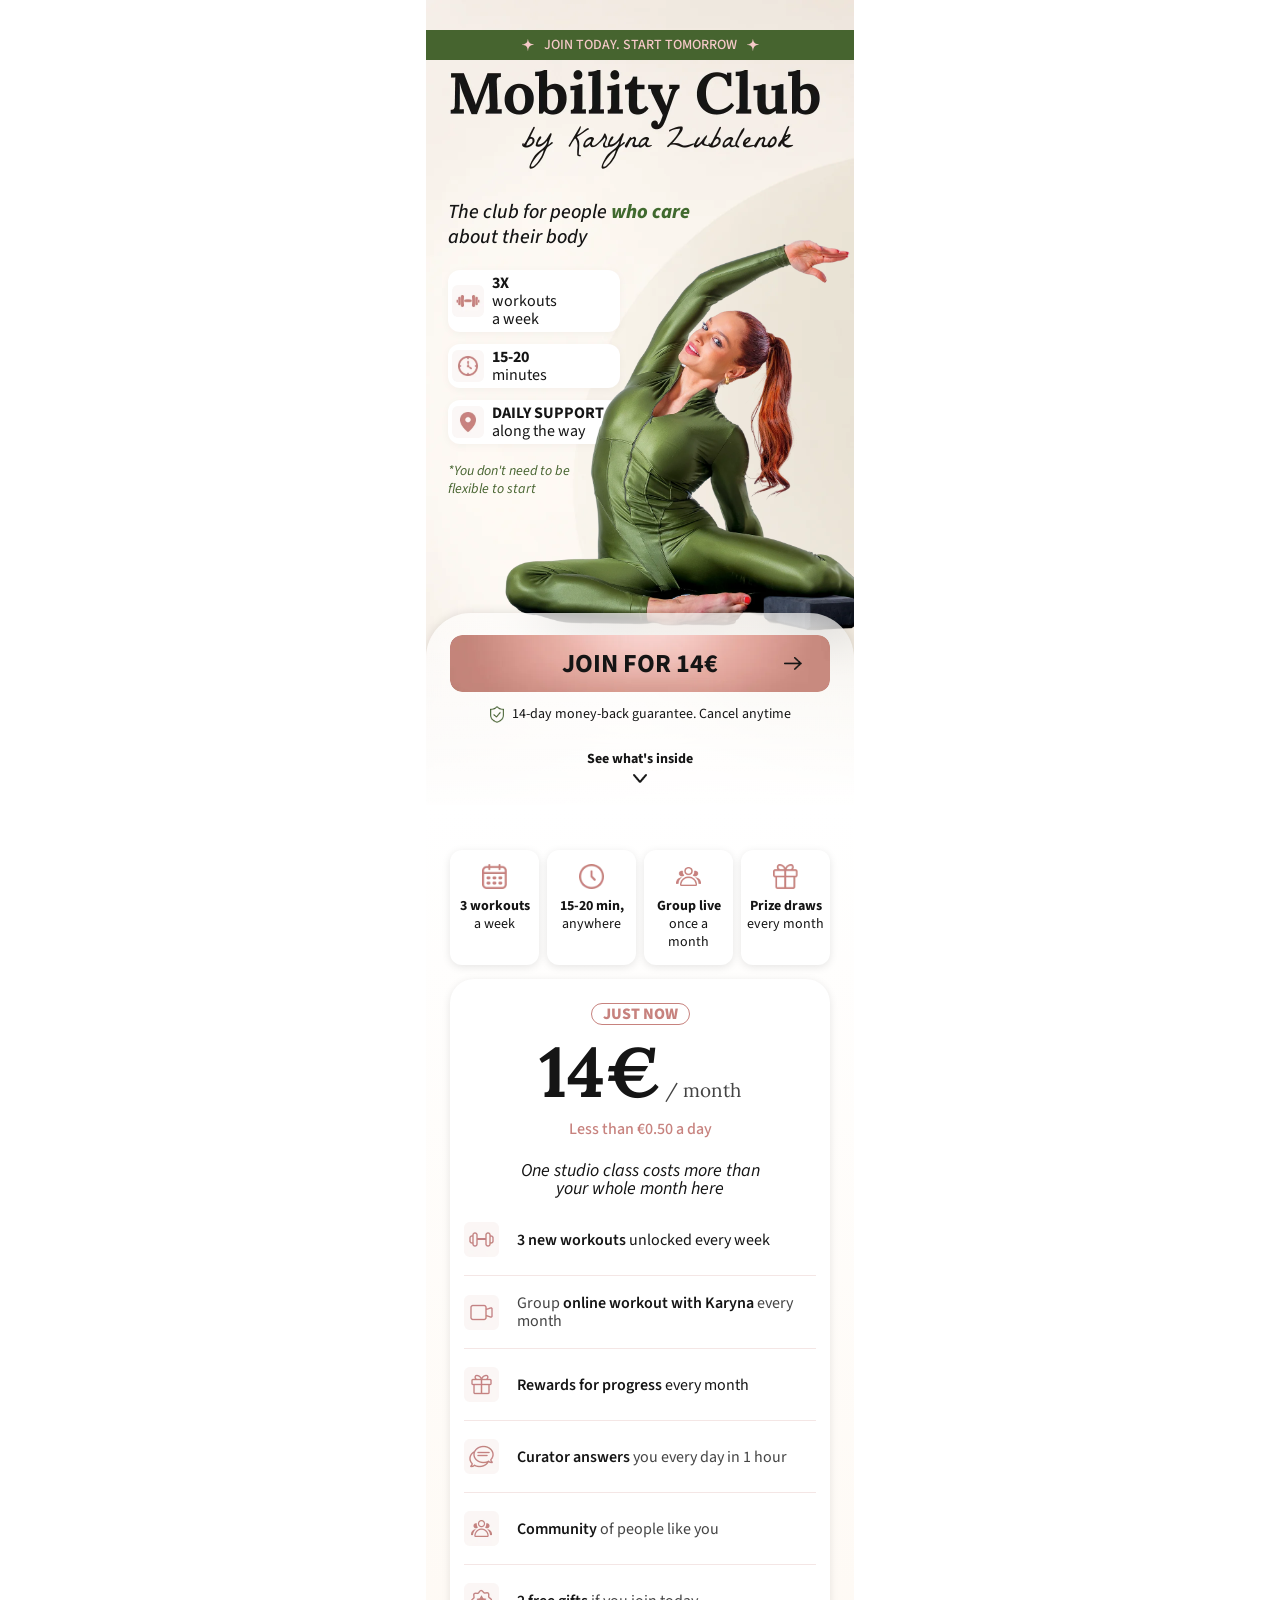
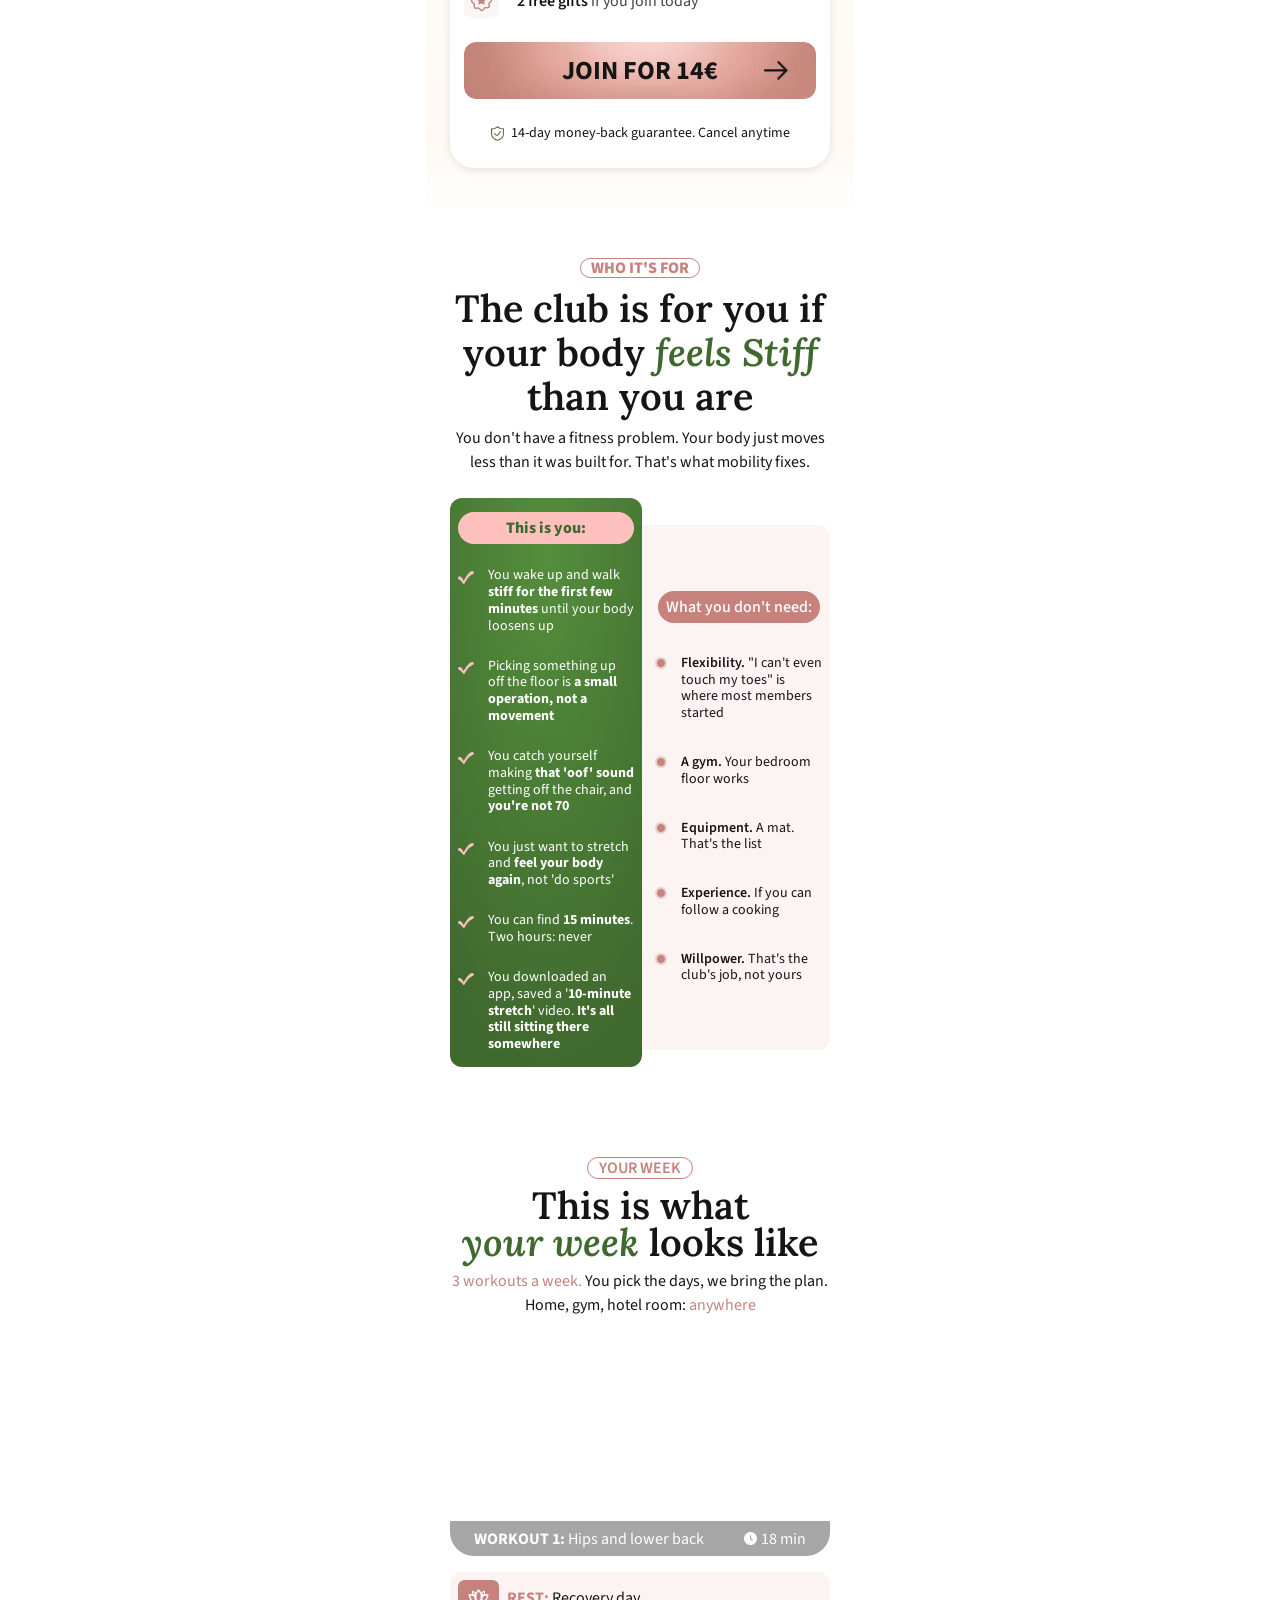
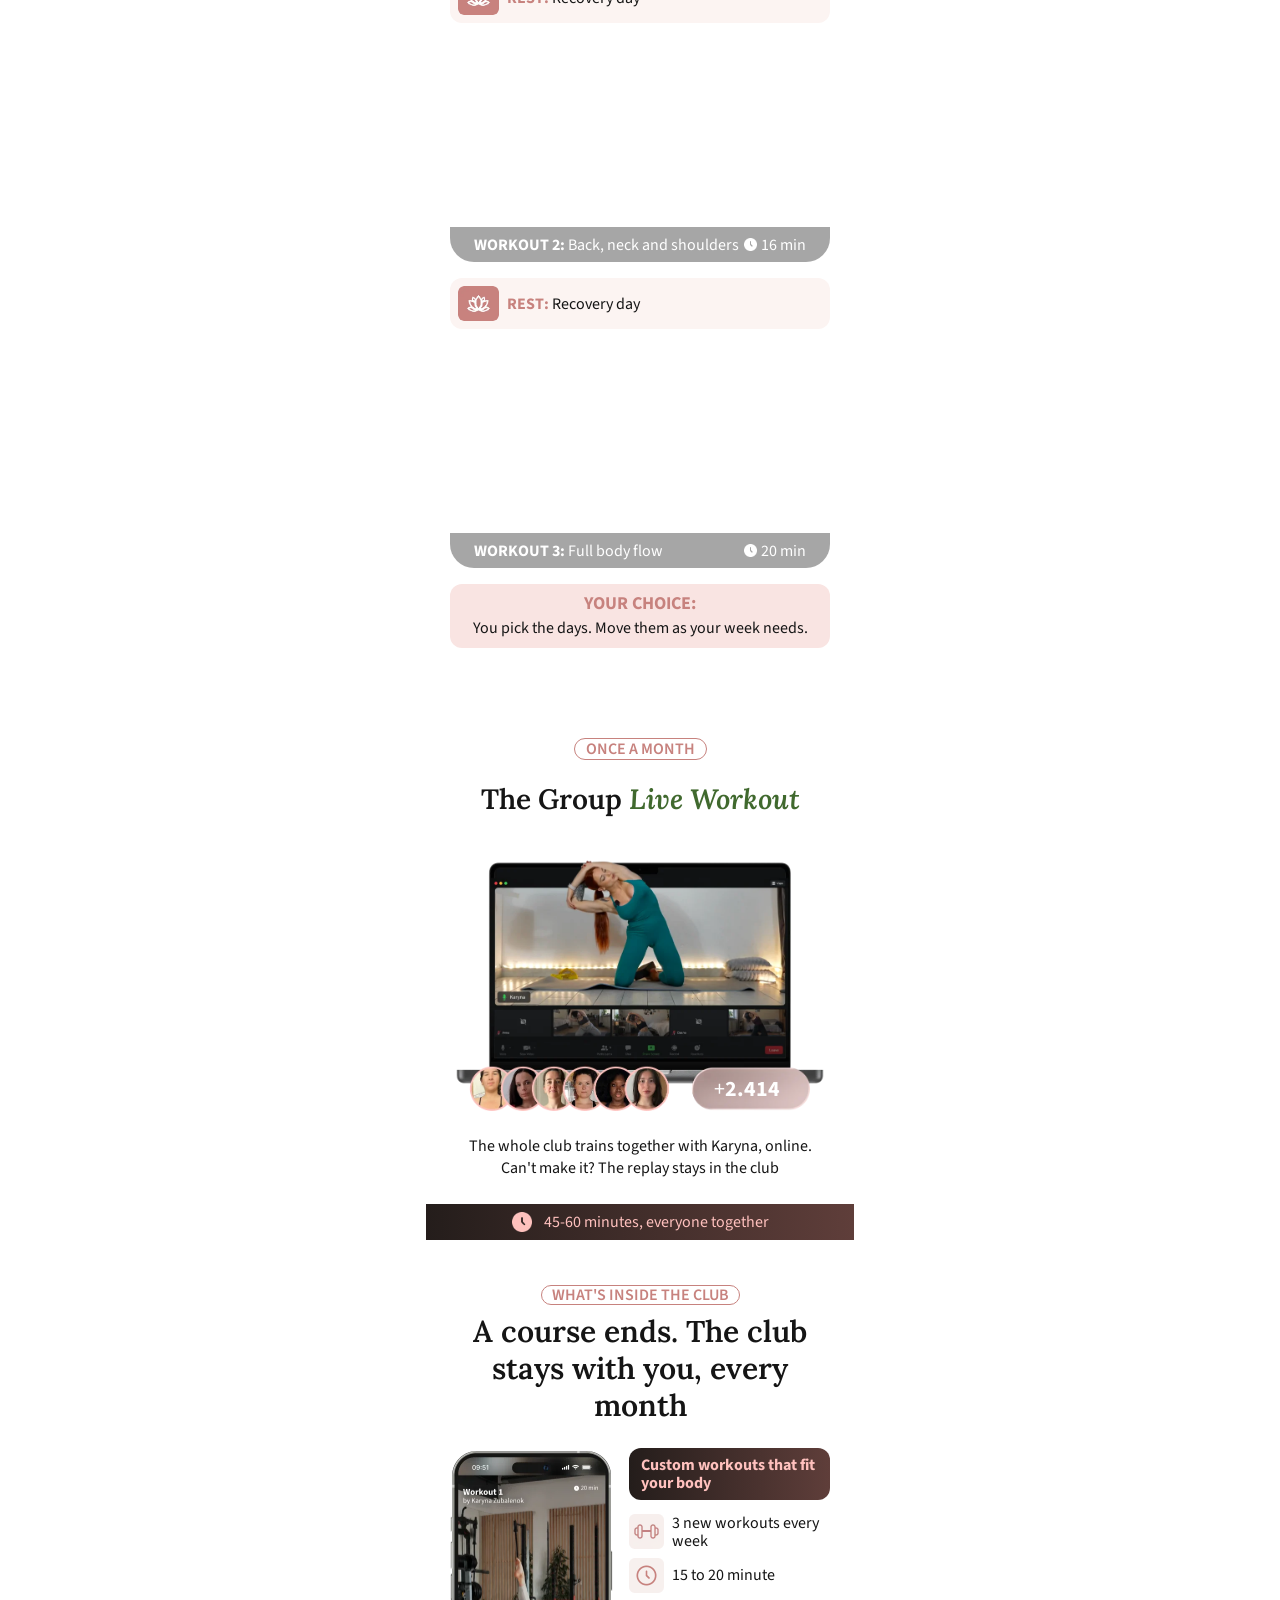
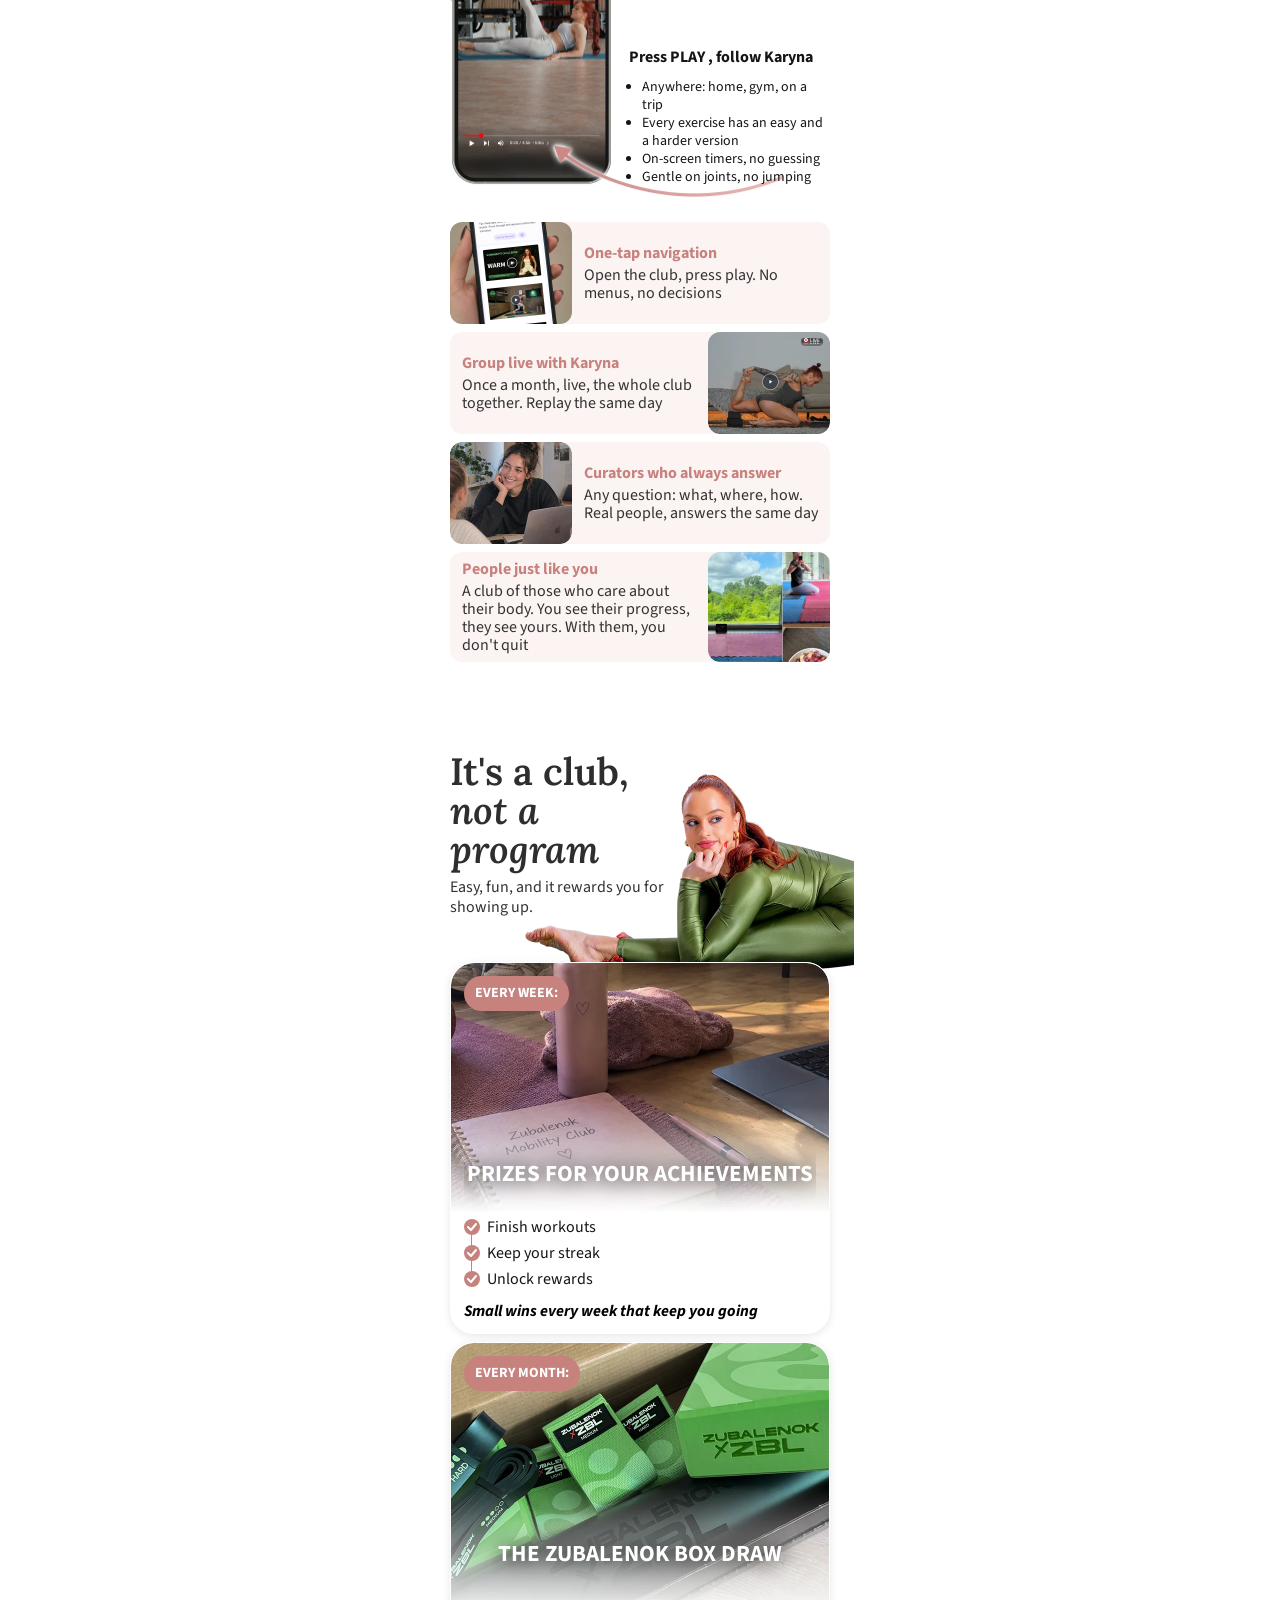
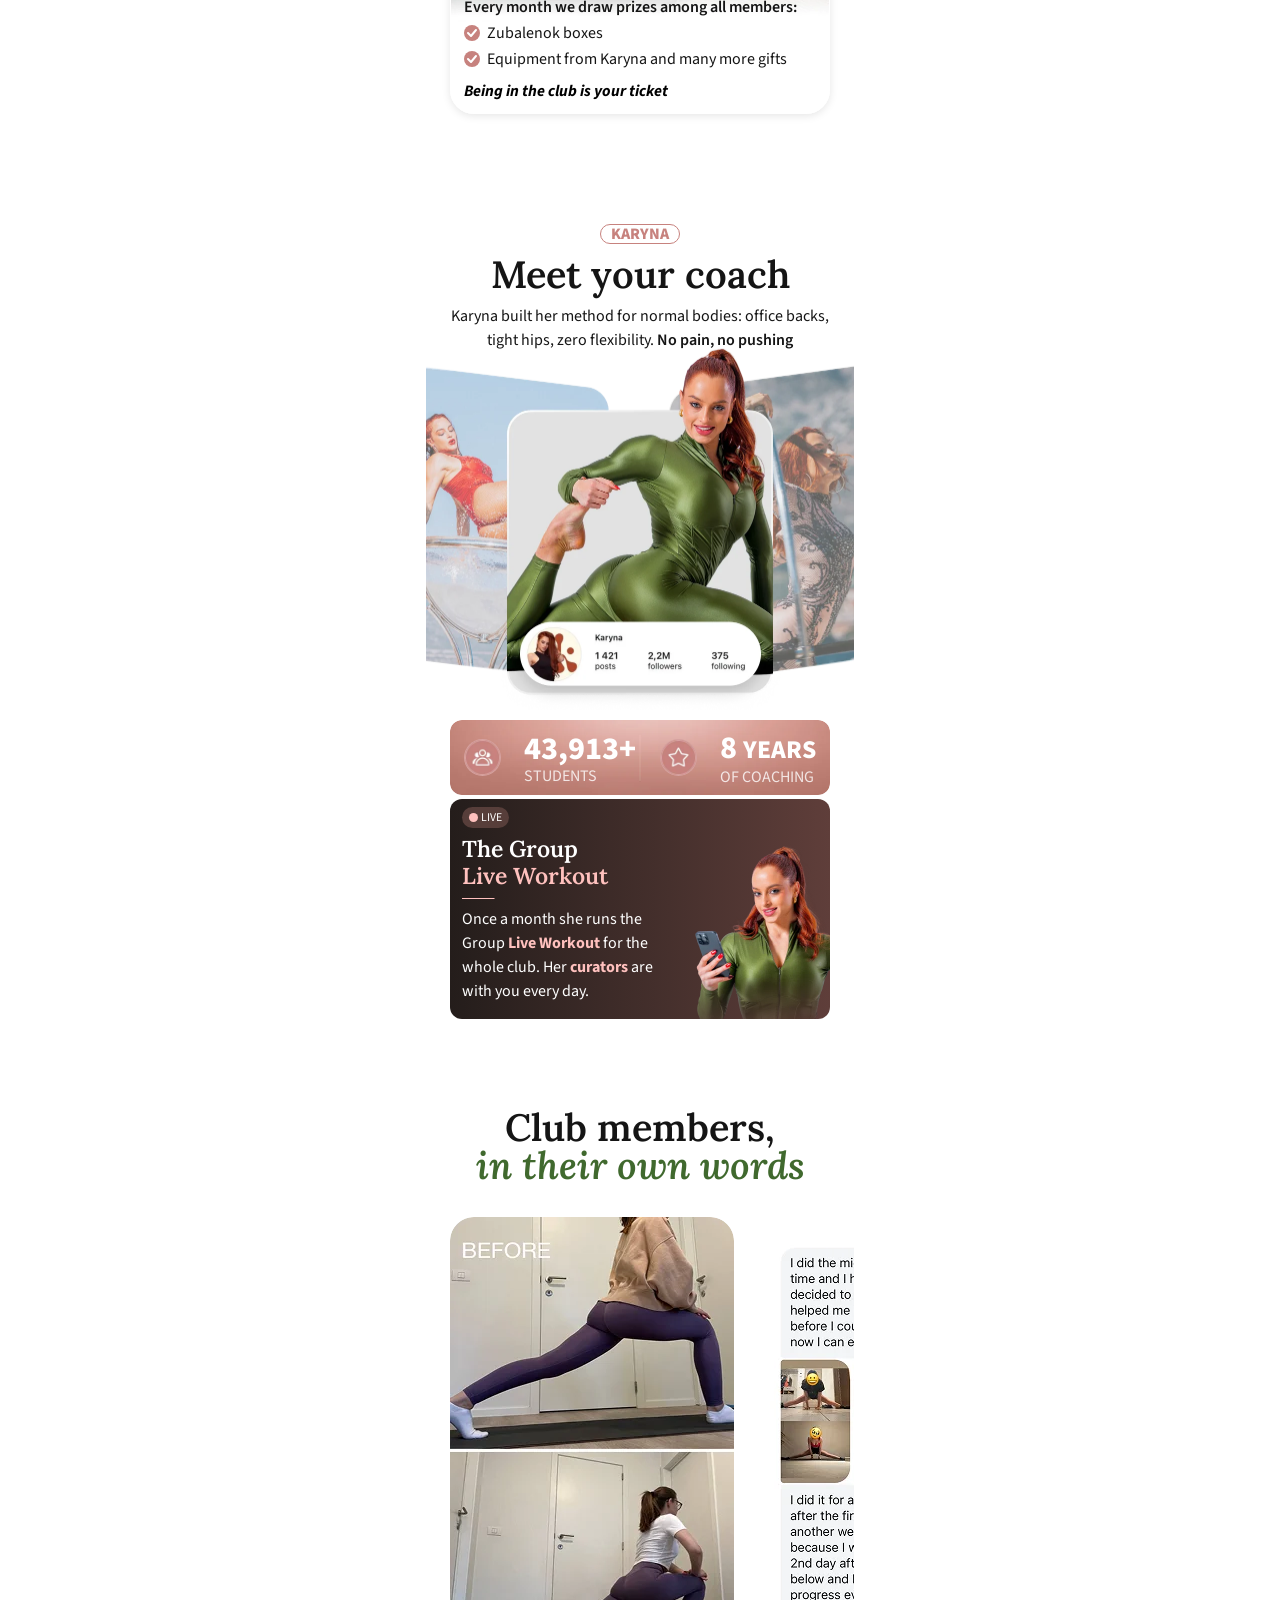
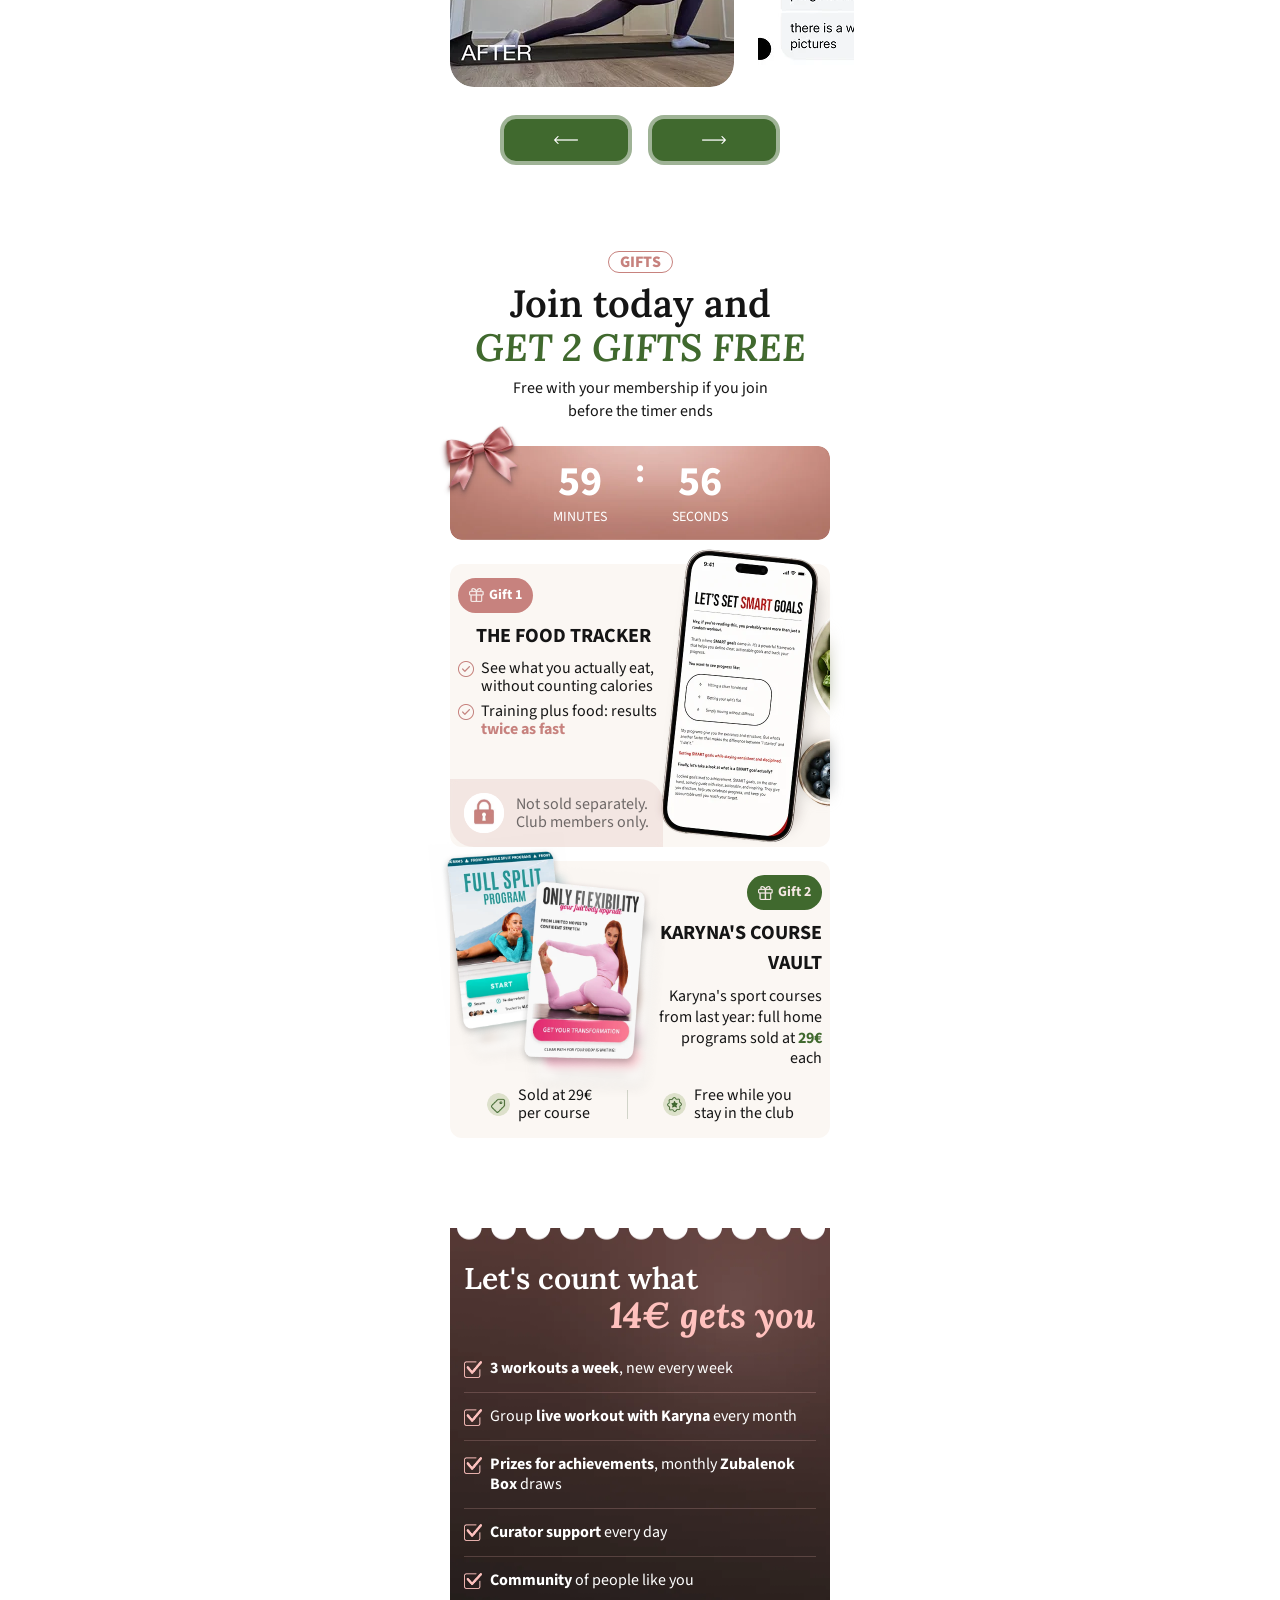
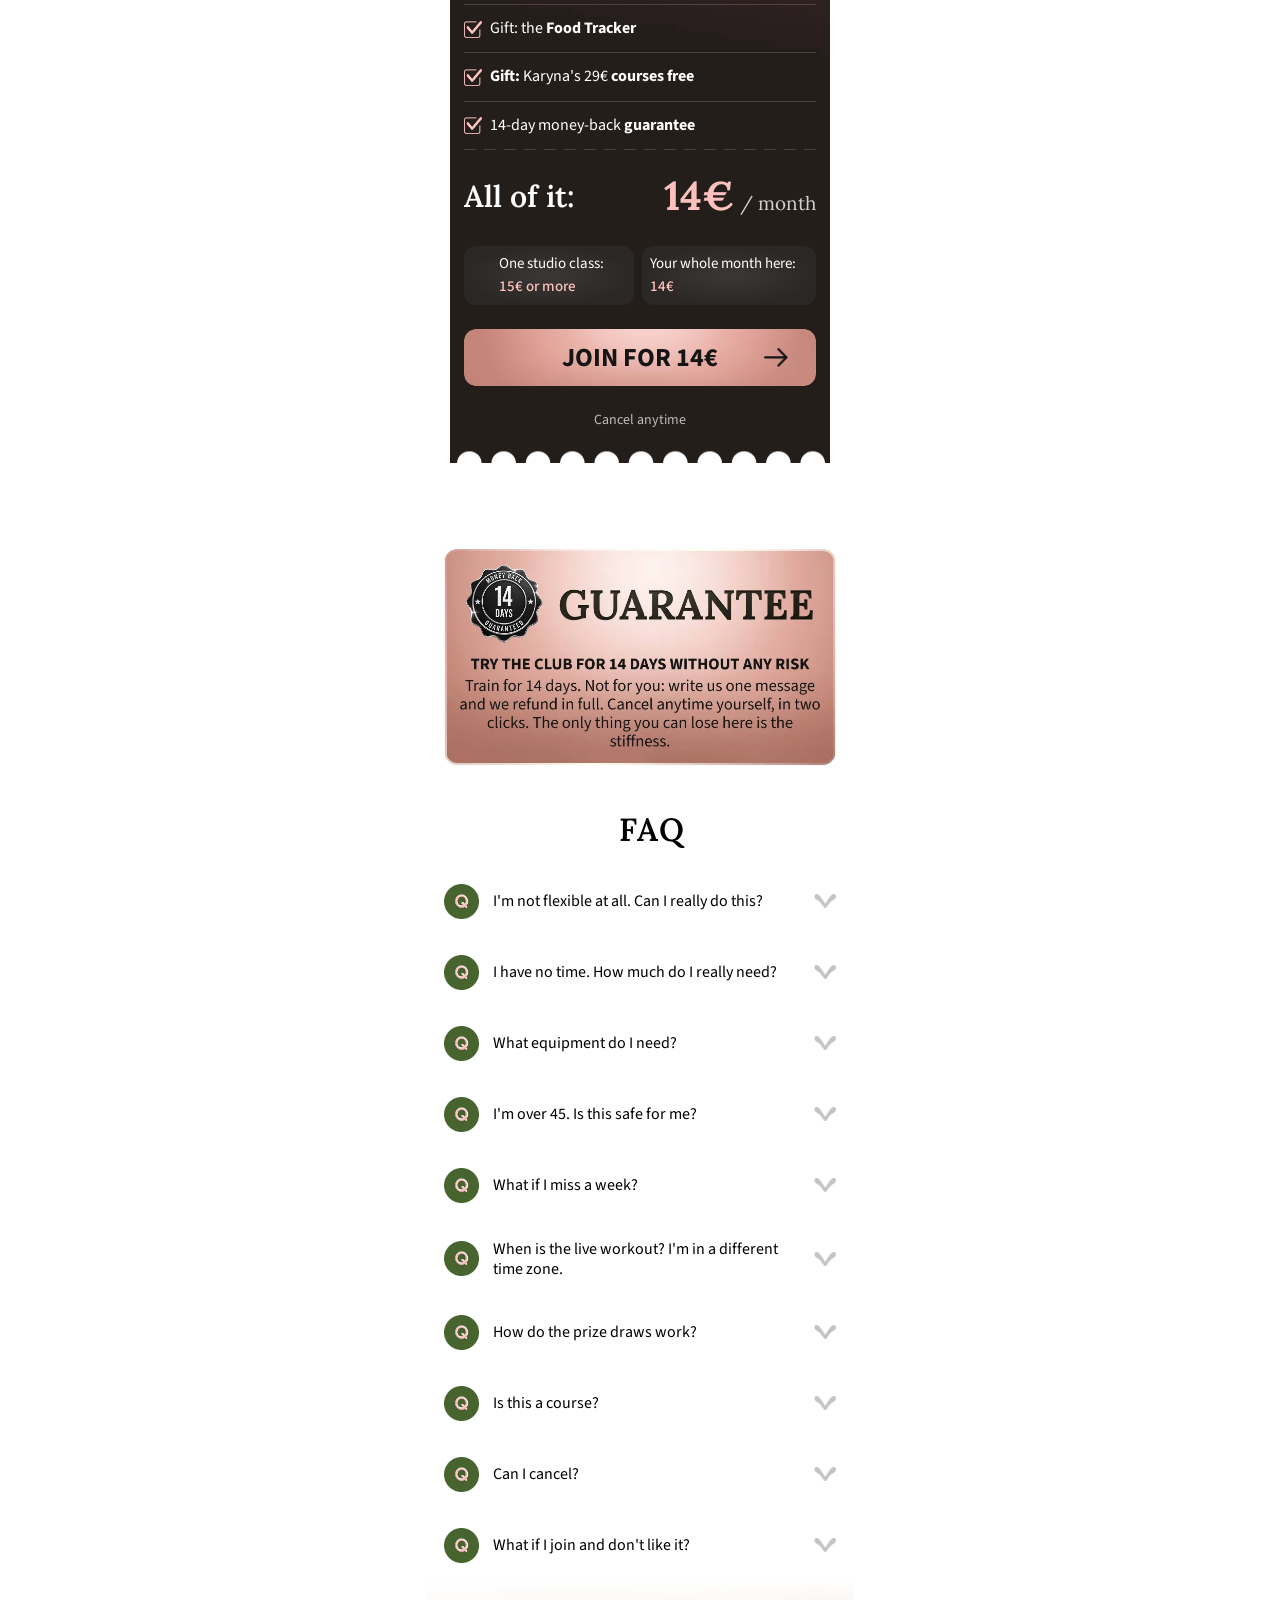
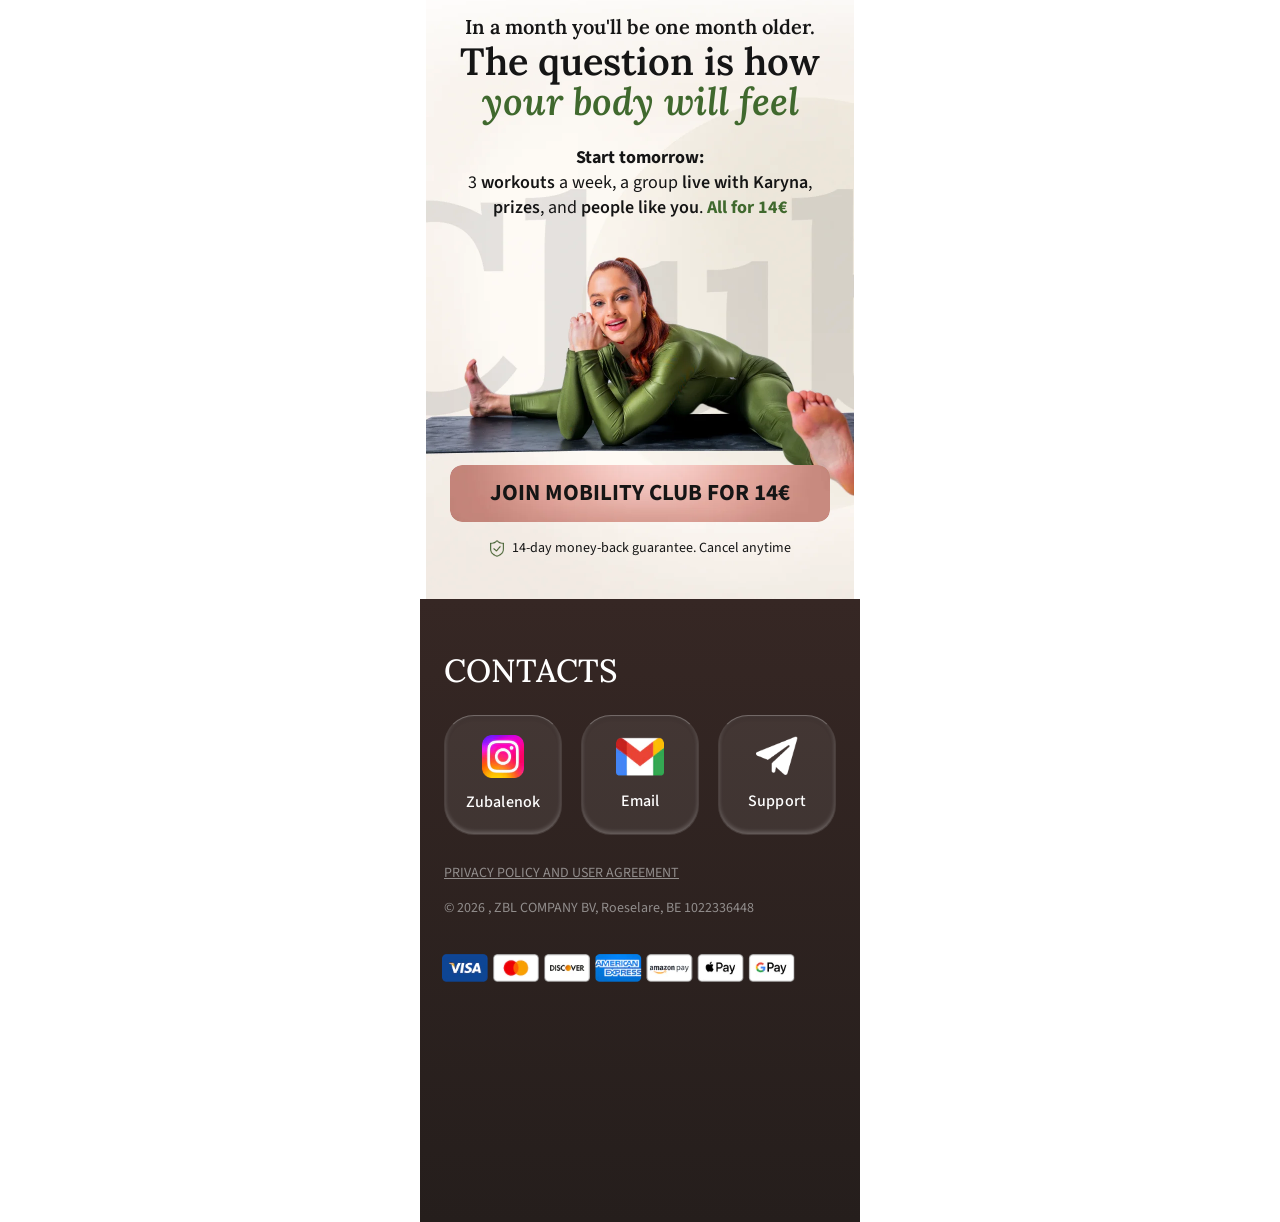
<file: index.html>
<!DOCTYPE html>
<html lang="en">
<head>
  <!-- Google tag (gtag.js) -->
  <script async src="https://www.googletagmanager.com/gtag/js?id=G-H9PGMS8LGJ"></script>
  <script>
    window.dataLayer = window.dataLayer || [];
    function gtag(){dataLayer.push(arguments);}
    gtag('js', new Date());

    gtag('config', 'G-H9PGMS8LGJ');
  </script>
    <meta charset="UTF-8">
    <meta name="viewport" content="width=device-width, initial-scale=1.0">
    <link rel="icon" type="image/png" href="./images-3/favicon.png">
    <link rel="preconnect" href="https://itden-cdn.b-cdn.net" crossorigin>
    
    <link rel="stylesheet" href="https://cdn.jsdelivr.net/npm/swiper@11/swiper-bundle.min.css" />
    <title>Summer Body Fit Reset</title>
    <link rel="preconnect" href="https://fonts.googleapis.com">
<link rel="preconnect" href="https://fonts.gstatic.com" crossorigin>
<link href="https://fonts.googleapis.com/css2?family=Lora:ital,wght@0,400;0,600;0,700;1,600&family=Source+Sans+3:ital,wght@0,400;0,500;0,600;0,700;0,800;1,400;1,500;1,800&display=swap" rel="stylesheet">
    
    <link rel="stylesheet" href="./css-4/nullStyle.css">
    <link rel="stylesheet" href="./css-4/main.css?v=6">


  <!-- Meta Pixel Code -->
  <script>
    !function(f,b,e,v,n,t,s)
    {if(f.fbq)return;n=f.fbq=function(){n.callMethod?
            n.callMethod.apply(n,arguments):n.queue.push(arguments)};
      if(!f._fbq)f._fbq=n;n.push=n;n.loaded=!0;n.version='2.0';
      n.queue=[];t=b.createElement(e);t.async=!0;
      t.src=v;s=b.getElementsByTagName(e)[0];
      s.parentNode.insertBefore(t,s)}(window, document,'script',
            'https://connect.facebook.net/en_US/fbevents.js');
    fbq('init', '547537724964416');
    fbq('track', 'PageView');
  </script>
<noscript><img height="1" width="1" style="display:none"
src="https://www.facebook.com/tr?id=2016950765500388&ev=PageView&noscript=1"
/></noscript>
<!-- End Meta Pixel Code -->

<script type="text/javascript">
    (function(c,l,a,r,i,t,y){
        c[a]=c[a]||function(){(c[a].q=c[a].q||[]).push(arguments)};
        t=l.createElement(r);t.async=1;t.src="https://www.clarity.ms/tag/"+i;
        y=l.getElementsByTagName(r)[0];y.parentNode.insertBefore(t,y);
    })(window, document, "clarity", "script", "so1kkk5j4v");
</script>
  <script src="https://web.cmp.usercentrics.eu/modules/autoblocker.js"></script>
  <script id="usercentrics-cmp" src="https://web.cmp.usercentrics.eu/ui/loader.js" data-settings-id="MUkVFaQc7DBeEC" async></script>

  <script>
    (function () {
        function updateTomorrowDate() {
            var el = document.getElementById('tomorrow');
            if (!el) return;
            
            var tomorrow = new Date();
            tomorrow.setDate(tomorrow.getDate() + 1);
            
            var day = String(tomorrow.getDate()).padStart(2, '0');
            var month = String(tomorrow.getMonth() + 1).padStart(2, '0');
            var year = tomorrow.getFullYear();
            
            el.textContent = day + '.' + month + '.' + year;
        }
        
        if (document.readyState === 'loading') {
            document.addEventListener('DOMContentLoaded', updateTomorrowDate);
        } else {
            updateTomorrowDate();
        }
    })();
</script>

</head>
<body>
    <div class="wrapper">

<div class="s16">
  <!-- Верхній зелений банер -->
  <div class="s16__top-banner">
    <svg xmlns="http://www.w3.org/2000/svg" width="12" height="12" viewBox="0 0 12 12" fill="none">
  <path d="M5.79687 0.0131798C5.83876 -0.00248763 5.8845 -0.00032675 5.9341 0.000753707C5.99914 0.00291476 6.01291 0.0612632 6.01953 0.112048C6.03 0.194709 6.04654 0.283854 6.07023 0.37894C6.07685 0.406494 6.08071 0.434586 6.08291 0.46214C6.09007 0.584239 6.09889 0.678785 6.13361 0.784673C6.16503 0.88246 6.16558 0.985647 6.19589 1.07858C6.21298 1.13044 6.23778 1.21256 6.24494 1.28172C6.25156 1.34385 6.26699 1.40058 6.29069 1.45299C6.32431 1.52646 6.3221 1.61453 6.35297 1.69179C6.38824 1.78039 6.40367 1.86791 6.43784 1.95381C6.45878 2.00838 6.47366 2.06187 6.48965 2.11643C6.49736 2.14129 6.50508 2.1629 6.5139 2.18072C6.54697 2.24988 6.5668 2.32119 6.60153 2.39196C6.65884 2.50758 6.71396 2.65021 6.7845 2.77933C6.83962 2.88036 6.91237 3.00786 6.98457 3.1035C7.04299 3.18292 7.07936 3.25315 7.14164 3.32555C7.23644 3.43198 7.36926 3.60216 7.49602 3.73021C7.60955 3.84475 7.7308 3.93497 7.88621 4.06085C7.9507 4.11271 8.01904 4.16296 8.09123 4.21213C8.25105 4.31964 8.39104 4.40608 8.50843 4.4693C8.7647 4.60814 9.0535 4.73673 9.37535 4.85342C9.39244 4.8599 9.43487 4.87341 9.50101 4.89448C9.55833 4.91177 9.61509 4.93608 9.6702 4.95121C9.74295 4.97066 9.80082 4.98848 9.84381 5.00577C9.88625 5.02306 9.9331 5.03603 9.9849 5.04575C10.0692 5.06088 10.1524 5.1041 10.2439 5.11707C10.2935 5.12355 10.347 5.1376 10.4065 5.16083C10.493 5.19378 10.5785 5.1927 10.6694 5.21648C10.6727 5.21701 10.6992 5.22512 10.7488 5.24025C10.8248 5.2624 10.8876 5.2705 10.9703 5.28239C11.037 5.29211 11.1246 5.33101 11.2062 5.34398C11.2128 5.34452 11.2486 5.34884 11.3148 5.35586C11.3346 5.35802 11.355 5.36127 11.3748 5.36397C11.3914 5.36613 11.4101 5.37045 11.4338 5.37747C11.5148 5.40287 11.5975 5.41961 11.6813 5.42826C11.7954 5.4396 11.8554 5.44987 11.9326 5.51524C12.007 5.57791 12.045 5.71136 11.9105 5.73837C11.8775 5.74594 11.7953 5.76323 11.6625 5.79132C11.6085 5.80266 11.5529 5.81077 11.4933 5.81401C11.3985 5.81995 11.3418 5.82373 11.3236 5.82481C11.2712 5.82914 11.2382 5.83238 11.2244 5.83454C11.123 5.84588 10.9951 5.88857 10.9251 5.89073C10.8254 5.89343 10.757 5.89937 10.7212 5.90802C10.5845 5.94151 10.5283 5.95988 10.4247 5.97123C10.3602 5.97825 10.3183 5.98473 10.2985 5.99067C10.2059 6.01877 10.1469 6.03552 10.1227 6.03876C10.0047 6.05983 9.92371 6.07874 9.87962 6.09495C9.82395 6.11602 9.77986 6.12196 9.71208 6.14195C9.60901 6.1722 9.48777 6.21056 9.34833 6.25486C9.2563 6.28458 9.17362 6.31537 9.09923 6.34779C9.06395 6.36292 8.98239 6.39857 8.85452 6.45368C8.56298 6.57902 8.27418 6.75082 8.02948 6.96153C7.84871 7.11713 7.67675 7.28947 7.51196 7.47695C7.43094 7.56879 7.34607 7.69792 7.28104 7.78057C7.23033 7.84541 7.18514 7.9286 7.13058 8.00478C7.10578 8.04098 7.08594 8.07124 7.07106 8.09501C6.97792 8.2533 6.9228 8.3511 6.90572 8.38783C6.86438 8.4786 6.81257 8.5926 6.74864 8.72929C6.66322 8.91243 6.6037 9.05507 6.57118 9.15718C6.55134 9.21985 6.53701 9.26199 6.52709 9.28252C6.50394 9.33385 6.48906 9.37491 6.483 9.40678C6.47143 9.46783 6.42899 9.54779 6.41356 9.62343C6.40033 9.68664 6.39261 9.72716 6.36506 9.79469C6.34577 9.84116 6.33475 9.87411 6.33254 9.8941C6.32207 9.96758 6.31766 10.0173 6.29672 10.081C6.27247 10.1502 6.25593 10.2237 6.24656 10.3015C6.23389 10.4057 6.19531 10.5052 6.18043 10.5959C6.16665 10.6818 6.16665 10.8018 6.14736 10.8947C6.13193 10.9655 6.11705 11.0195 6.10933 11.0892C6.08563 11.2896 6.08949 11.4798 6.07626 11.6953C6.07075 11.7758 6.03989 12.0519 5.89163 11.9914C5.79629 11.953 5.77645 11.8607 5.77314 11.7715C5.77204 11.7283 5.77039 11.6548 5.76873 11.5533C5.76653 11.402 5.7015 11.2588 5.69323 11.1108C5.69102 11.0741 5.68661 11.0216 5.68 10.953C5.67173 10.8688 5.64914 10.812 5.62764 10.7256C5.60725 10.6435 5.61331 10.5176 5.58686 10.4366C5.56482 10.3696 5.54167 10.2961 5.5345 10.2053C5.53009 10.1378 5.5086 10.047 5.47112 9.93248C5.46341 9.90709 5.45514 9.85414 5.44853 9.77311C5.44632 9.75042 5.43365 9.70341 5.4094 9.63372C5.39507 9.59104 5.38404 9.54998 5.37633 9.50892C5.36475 9.44409 5.35814 9.39385 5.3383 9.34307C5.30303 9.2523 5.29201 9.15505 5.26059 9.05781C5.22312 8.94057 5.19225 8.84494 5.16855 8.76985C5.13273 8.65531 5.09801 8.56023 5.06549 8.48513C4.98723 8.30252 4.92385 8.16476 4.87756 8.07398C4.79544 7.91461 4.72985 7.80386 4.68136 7.74173C4.57995 7.61152 4.50665 7.49105 4.408 7.38893C4.28455 7.25927 4.16771 7.14636 4.02056 7.04748C3.94009 6.99291 3.86735 6.92916 3.77255 6.87244C3.62816 6.78654 3.50416 6.71738 3.40054 6.66444C3.23685 6.58124 3.09191 6.52883 2.88303 6.45049C2.84334 6.4359 2.80587 6.42888 2.76949 6.41267C2.72375 6.39268 2.6747 6.37594 2.62234 6.36243C2.54794 6.34298 2.49888 6.32947 2.47298 6.31975C2.36827 6.28301 2.2856 6.27977 2.18363 6.24303C2.13293 6.22466 2.05522 6.20899 1.94996 6.19603C1.8932 6.18954 1.79344 6.15011 1.71573 6.13768C1.64739 6.12687 1.55315 6.12093 1.47764 6.09932C1.42914 6.08527 1.3878 6.07339 1.35529 6.06366C1.32994 6.0561 1.26821 6.0507 1.17011 6.04637C1.13428 6.04475 1.08578 6.03557 1.02572 6.01828C0.909429 5.98371 0.817385 5.97722 0.677961 5.9675C0.638831 5.9648 0.603007 5.95885 0.558365 5.94589C0.448139 5.91293 0.354449 5.90375 0.233197 5.89294C0.18139 5.88754 0.143914 5.88105 0.122419 5.87187C0.0755734 5.85188 0.00392688 5.80218 0.000619751 5.74815C-0.0059938 5.6509 0.0403011 5.59796 0.140607 5.58932C0.221623 5.58284 0.287213 5.57527 0.336255 5.56555C0.417272 5.55042 0.490579 5.53421 0.557257 5.51692C0.58316 5.51044 0.638274 5.50504 0.72425 5.5018C0.777711 5.49963 0.847704 5.48289 0.934234 5.45263C1.00919 5.4267 1.10729 5.43318 1.18334 5.41589C1.19987 5.41211 1.23735 5.40023 1.29687 5.37862C1.33931 5.36349 1.39608 5.35268 1.46662 5.34728C1.48866 5.3462 1.54653 5.32783 1.64133 5.29434C1.69258 5.27597 1.78462 5.27381 1.83918 5.25219C1.87555 5.23707 1.92626 5.21492 1.9742 5.20465C2.02987 5.19277 2.07782 5.17818 2.11694 5.16251C2.20402 5.12793 2.27457 5.11389 2.35723 5.07715C2.38865 5.06364 2.42006 5.05068 2.45203 5.03825C2.74854 4.92317 3.04394 4.78703 3.31455 4.62063C3.3873 4.57579 3.44902 4.54499 3.5091 4.50339C3.61216 4.43262 3.7334 4.35698 3.84143 4.27216C3.94284 4.1922 4.06685 4.11279 4.14731 4.03715C4.24927 3.94152 4.36556 3.82807 4.49563 3.69948C4.59814 3.59791 4.66428 3.52444 4.69403 3.4796C4.726 3.42936 4.76348 3.37749 4.80536 3.32239C4.85717 3.25647 4.89354 3.20353 4.91724 3.16571C5.0203 2.99337 5.10462 2.83292 5.17076 2.68272C5.18234 2.65786 5.19722 2.62166 5.21485 2.57628C5.24847 2.4893 5.27713 2.43528 5.29697 2.35531C5.30744 2.31533 5.32067 2.27643 5.33665 2.23969C5.37082 2.16298 5.37358 2.09004 5.40279 2.01225C5.43145 1.93499 5.45239 1.85719 5.46396 1.77885C5.46672 1.76211 5.47719 1.72969 5.49538 1.68161C5.53396 1.57734 5.5279 1.47253 5.56262 1.36826C5.57033 1.34232 5.58246 1.30505 5.59789 1.25534C5.60561 1.22833 5.61222 1.16296 5.61773 1.05922C5.61883 1.03491 5.63426 0.981965 5.66292 0.902008C5.67394 0.871753 5.68221 0.814486 5.68717 0.729124C5.69709 0.573528 5.7026 0.491401 5.70481 0.482771C5.72355 0.419019 5.74339 0.346624 5.7511 0.274231C5.76323 0.171581 5.77094 0.0937813 5.777 0.0392191C5.77866 0.026793 5.7853 0.0180427 5.79687 0.0131798Z" fill="#F5C9C8"/>
</svg>
    <div class="s16__banner-text">JOIN TODAY. START TOMORROW</div>
    <svg xmlns="http://www.w3.org/2000/svg" width="12" height="12" viewBox="0 0 12 12" fill="none">
  <path d="M5.79687 0.0131798C5.83876 -0.00248763 5.8845 -0.00032675 5.9341 0.000753707C5.99914 0.00291476 6.01291 0.0612632 6.01953 0.112048C6.03 0.194709 6.04654 0.283854 6.07023 0.37894C6.07685 0.406494 6.08071 0.434586 6.08291 0.46214C6.09007 0.584239 6.09889 0.678785 6.13361 0.784673C6.16503 0.88246 6.16558 0.985647 6.19589 1.07858C6.21298 1.13044 6.23778 1.21256 6.24494 1.28172C6.25156 1.34385 6.26699 1.40058 6.29069 1.45299C6.32431 1.52646 6.3221 1.61453 6.35297 1.69179C6.38824 1.78039 6.40367 1.86791 6.43784 1.95381C6.45878 2.00838 6.47366 2.06187 6.48965 2.11643C6.49736 2.14129 6.50508 2.1629 6.5139 2.18072C6.54697 2.24988 6.5668 2.32119 6.60153 2.39196C6.65884 2.50758 6.71396 2.65021 6.7845 2.77933C6.83962 2.88036 6.91237 3.00786 6.98457 3.1035C7.04299 3.18292 7.07936 3.25315 7.14164 3.32555C7.23644 3.43198 7.36926 3.60216 7.49602 3.73021C7.60955 3.84475 7.7308 3.93497 7.88621 4.06085C7.9507 4.11271 8.01904 4.16296 8.09123 4.21213C8.25105 4.31964 8.39104 4.40608 8.50843 4.4693C8.7647 4.60814 9.0535 4.73673 9.37535 4.85342C9.39244 4.8599 9.43487 4.87341 9.50101 4.89448C9.55833 4.91177 9.61509 4.93608 9.6702 4.95121C9.74295 4.97066 9.80082 4.98848 9.84381 5.00577C9.88625 5.02306 9.9331 5.03603 9.9849 5.04575C10.0692 5.06088 10.1524 5.1041 10.2439 5.11707C10.2935 5.12355 10.347 5.1376 10.4065 5.16083C10.493 5.19378 10.5785 5.1927 10.6694 5.21648C10.6727 5.21701 10.6992 5.22512 10.7488 5.24025C10.8248 5.2624 10.8876 5.2705 10.9703 5.28239C11.037 5.29211 11.1246 5.33101 11.2062 5.34398C11.2128 5.34452 11.2486 5.34884 11.3148 5.35586C11.3346 5.35802 11.355 5.36127 11.3748 5.36397C11.3914 5.36613 11.4101 5.37045 11.4338 5.37747C11.5148 5.40287 11.5975 5.41961 11.6813 5.42826C11.7954 5.4396 11.8554 5.44987 11.9326 5.51524C12.007 5.57791 12.045 5.71136 11.9105 5.73837C11.8775 5.74594 11.7953 5.76323 11.6625 5.79132C11.6085 5.80266 11.5529 5.81077 11.4933 5.81401C11.3985 5.81995 11.3418 5.82373 11.3236 5.82481C11.2712 5.82914 11.2382 5.83238 11.2244 5.83454C11.123 5.84588 10.9951 5.88857 10.9251 5.89073C10.8254 5.89343 10.757 5.89937 10.7212 5.90802C10.5845 5.94151 10.5283 5.95988 10.4247 5.97123C10.3602 5.97825 10.3183 5.98473 10.2985 5.99067C10.2059 6.01877 10.1469 6.03552 10.1227 6.03876C10.0047 6.05983 9.92371 6.07874 9.87962 6.09495C9.82395 6.11602 9.77986 6.12196 9.71208 6.14195C9.60901 6.1722 9.48777 6.21056 9.34833 6.25486C9.2563 6.28458 9.17362 6.31537 9.09923 6.34779C9.06395 6.36292 8.98239 6.39857 8.85452 6.45368C8.56298 6.57902 8.27418 6.75082 8.02948 6.96153C7.84871 7.11713 7.67675 7.28947 7.51196 7.47695C7.43094 7.56879 7.34607 7.69792 7.28104 7.78057C7.23033 7.84541 7.18514 7.9286 7.13058 8.00478C7.10578 8.04098 7.08594 8.07124 7.07106 8.09501C6.97792 8.2533 6.9228 8.3511 6.90572 8.38783C6.86438 8.4786 6.81257 8.5926 6.74864 8.72929C6.66322 8.91243 6.6037 9.05507 6.57118 9.15718C6.55134 9.21985 6.53701 9.26199 6.52709 9.28252C6.50394 9.33385 6.48906 9.37491 6.483 9.40678C6.47143 9.46783 6.42899 9.54779 6.41356 9.62343C6.40033 9.68664 6.39261 9.72716 6.36506 9.79469C6.34577 9.84116 6.33475 9.87411 6.33254 9.8941C6.32207 9.96758 6.31766 10.0173 6.29672 10.081C6.27247 10.1502 6.25593 10.2237 6.24656 10.3015C6.23389 10.4057 6.19531 10.5052 6.18043 10.5959C6.16665 10.6818 6.16665 10.8018 6.14736 10.8947C6.13193 10.9655 6.11705 11.0195 6.10933 11.0892C6.08563 11.2896 6.08949 11.4798 6.07626 11.6953C6.07075 11.7758 6.03989 12.0519 5.89163 11.9914C5.79629 11.953 5.77645 11.8607 5.77314 11.7715C5.77204 11.7283 5.77039 11.6548 5.76873 11.5533C5.76653 11.402 5.7015 11.2588 5.69323 11.1108C5.69102 11.0741 5.68661 11.0216 5.68 10.953C5.67173 10.8688 5.64914 10.812 5.62764 10.7256C5.60725 10.6435 5.61331 10.5176 5.58686 10.4366C5.56482 10.3696 5.54167 10.2961 5.5345 10.2053C5.53009 10.1378 5.5086 10.047 5.47112 9.93248C5.46341 9.90709 5.45514 9.85414 5.44853 9.77311C5.44632 9.75042 5.43365 9.70341 5.4094 9.63372C5.39507 9.59104 5.38404 9.54998 5.37633 9.50892C5.36475 9.44409 5.35814 9.39385 5.3383 9.34307C5.30303 9.2523 5.29201 9.15505 5.26059 9.05781C5.22312 8.94057 5.19225 8.84494 5.16855 8.76985C5.13273 8.65531 5.09801 8.56023 5.06549 8.48513C4.98723 8.30252 4.92385 8.16476 4.87756 8.07398C4.79544 7.91461 4.72985 7.80386 4.68136 7.74173C4.57995 7.61152 4.50665 7.49105 4.408 7.38893C4.28455 7.25927 4.16771 7.14636 4.02056 7.04748C3.94009 6.99291 3.86735 6.92916 3.77255 6.87244C3.62816 6.78654 3.50416 6.71738 3.40054 6.66444C3.23685 6.58124 3.09191 6.52883 2.88303 6.45049C2.84334 6.4359 2.80587 6.42888 2.76949 6.41267C2.72375 6.39268 2.6747 6.37594 2.62234 6.36243C2.54794 6.34298 2.49888 6.32947 2.47298 6.31975C2.36827 6.28301 2.2856 6.27977 2.18363 6.24303C2.13293 6.22466 2.05522 6.20899 1.94996 6.19603C1.8932 6.18954 1.79344 6.15011 1.71573 6.13768C1.64739 6.12687 1.55315 6.12093 1.47764 6.09932C1.42914 6.08527 1.3878 6.07339 1.35529 6.06366C1.32994 6.0561 1.26821 6.0507 1.17011 6.04637C1.13428 6.04475 1.08578 6.03557 1.02572 6.01828C0.909429 5.98371 0.817385 5.97722 0.677961 5.9675C0.638831 5.9648 0.603007 5.95885 0.558365 5.94589C0.448139 5.91293 0.354449 5.90375 0.233197 5.89294C0.18139 5.88754 0.143914 5.88105 0.122419 5.87187C0.0755734 5.85188 0.00392688 5.80218 0.000619751 5.74815C-0.0059938 5.6509 0.0403011 5.59796 0.140607 5.58932C0.221623 5.58284 0.287213 5.57527 0.336255 5.56555C0.417272 5.55042 0.490579 5.53421 0.557257 5.51692C0.58316 5.51044 0.638274 5.50504 0.72425 5.5018C0.777711 5.49963 0.847704 5.48289 0.934234 5.45263C1.00919 5.4267 1.10729 5.43318 1.18334 5.41589C1.19987 5.41211 1.23735 5.40023 1.29687 5.37862C1.33931 5.36349 1.39608 5.35268 1.46662 5.34728C1.48866 5.3462 1.54653 5.32783 1.64133 5.29434C1.69258 5.27597 1.78462 5.27381 1.83918 5.25219C1.87555 5.23707 1.92626 5.21492 1.9742 5.20465C2.02987 5.19277 2.07782 5.17818 2.11694 5.16251C2.20402 5.12793 2.27457 5.11389 2.35723 5.07715C2.38865 5.06364 2.42006 5.05068 2.45203 5.03825C2.74854 4.92317 3.04394 4.78703 3.31455 4.62063C3.3873 4.57579 3.44902 4.54499 3.5091 4.50339C3.61216 4.43262 3.7334 4.35698 3.84143 4.27216C3.94284 4.1922 4.06685 4.11279 4.14731 4.03715C4.24927 3.94152 4.36556 3.82807 4.49563 3.69948C4.59814 3.59791 4.66428 3.52444 4.69403 3.4796C4.726 3.42936 4.76348 3.37749 4.80536 3.32239C4.85717 3.25647 4.89354 3.20353 4.91724 3.16571C5.0203 2.99337 5.10462 2.83292 5.17076 2.68272C5.18234 2.65786 5.19722 2.62166 5.21485 2.57628C5.24847 2.4893 5.27713 2.43528 5.29697 2.35531C5.30744 2.31533 5.32067 2.27643 5.33665 2.23969C5.37082 2.16298 5.37358 2.09004 5.40279 2.01225C5.43145 1.93499 5.45239 1.85719 5.46396 1.77885C5.46672 1.76211 5.47719 1.72969 5.49538 1.68161C5.53396 1.57734 5.5279 1.47253 5.56262 1.36826C5.57033 1.34232 5.58246 1.30505 5.59789 1.25534C5.60561 1.22833 5.61222 1.16296 5.61773 1.05922C5.61883 1.03491 5.63426 0.981965 5.66292 0.902008C5.67394 0.871753 5.68221 0.814486 5.68717 0.729124C5.69709 0.573528 5.7026 0.491401 5.70481 0.482771C5.72355 0.419019 5.74339 0.346624 5.7511 0.274231C5.76323 0.171581 5.77094 0.0937813 5.777 0.0392191C5.77866 0.026793 5.7853 0.0180427 5.79687 0.0131798Z" fill="#F5C9C8"/>
</svg>
  </div>

  <!-- Фонове зображення з назвою клубу -->
  <img class="s16__bg" src="./images-3/img3.webp" alt="Mobility Club Background" />

  <!-- Контентна частина (Текст та переваги) -->
  <div class="s16__content">
    <div class="s16__intro">
      <span class="s16__intro-norm">The club for people </span>
      <span class="s16__intro-green">who care</span><br/>
      <span class="s16__intro-norm">about their body</span>
    </div>

    <div class="s16__features">
      <!-- Item 1 -->
      <div class="s16__feature">
        <div class="s16__icon-box">
          <img class="s16__icon s16__icon--dumbbell" src="./images-3/img9.webp" alt="Workouts" />
        </div>
        <div class="s16__feature-text">
          <span class="s16__fw-700">3X</span><br/>workouts<br/>a week
        </div>
      </div>

      <!-- Item 2 -->
      <div class="s16__feature">
        <div class="s16__icon-box">
          <img class="s16__icon s16__icon--clock" src="./images-3/img8.webp" alt="Time" />
        </div>
        <div class="s16__feature-text">
          <span class="s16__fw-700">15-20</span><br/>minutes
        </div>
      </div>

      <!-- Item 3 -->
      <div class="s16__feature">
        <div class="s16__icon-box">
          <img class="s16__icon s16__icon--pin" src="./images-3/img10.webp" alt="Support" />
        </div>
        <div class="s16__feature-text">
          <span class="s16__fw-700">DAILY SUPPORT</span><br/>along the way
        </div>
      </div>

      <!-- Disclaimer -->
      <div class="s16__disclaimer">
        *You don't need to be flexible to start
      </div>
    </div>
  </div>

  <!-- Головне зображення (Дівчина) -->
  <img class="s16__hero" src="./images-3/img2.webp" alt="Karyna Zubalenok stretching" />

  <!-- Нижня скляна панель (Glassmorphism) -->
  <div class="s16__bottom-card">
    <button  type="button" class="s16__btn check-click open_popup">
      <span class="s16__btn-spacer"></span> <!-- Для рівного центрування тексту -->
      <span class="s16__btn-text">JOIN FOR 14€</span>
      <img class="s16__btn-arrow" src="./images-3/img54.webp" alt="Arrow Right" />
    </button>
    
    <div class="s16__guarantee">
      <img class="s16__guarantee-icon" src="./images-3/img43.webp" alt="Guarantee" />
      <span class="s16__guarantee-text">14-day money-back guarantee. Cancel anytime</span>
    </div>

    <div class="s16__scroll">
      <span class="s16__scroll-text">See what's inside</span>
      <img class="s16__scroll-icon" src="./images-3/img44.webp" alt="Scroll Down" />
    </div>
  </div>
</div>



<div class="s17">
  <!-- Верхній ряд з 4-ма картками -->
  <div class="s17__top-grid">
    <div class="s17__top-item">
      <img class="s17__top-icon" src="./images-3/img38.webp" alt="Workouts" />
      <div class="s17__top-text">
        <strong>3 workouts</strong><br/>a week
      </div>
    </div>
    
    <div class="s17__top-item">
      <img class="s17__top-icon" src="./images-3/img51.webp" alt="Time" />
      <div class="s17__top-text">
        <strong>15-20 min,</strong><br/>anywhere
      </div>
    </div>
    
    <div class="s17__top-item">
      <img class="s17__top-icon" src="./images-3/img45.webp" alt="Live" />
      <div class="s17__top-text">
        <strong>Group live</strong><br/>once a month
      </div>
    </div>
    
    <div class="s17__top-item">
      <img class="s17__top-icon" src="./images-3/img46.webp" alt="Prizes" />
      <div class="s17__top-text">
        <strong>Prize draws</strong><br/>every month
      </div>
    </div>
  </div>

  <!-- Головна картка -->
  <div class="s17__card">
    <div class="s17__card-header">
      <div class="s17__badge">JUST NOW</div>
      
      <button class="s17__price-wrap check-click open_popup" >
        <div class="s17__price-val">14€</div>
        <div class="s17__price-sub">/ month</div>
      </button>
      
      <div class="s17__price-desc">Less than €0.50 a day</div>
    </div>

    <div class="s17__subtitle">
      One studio class costs more than <br/>your whole month here
    </div>

    <!-- Список переваг -->
    <div class="s17__features">
      <!-- Item 1 -->
      <div class="s17__feature">
        <div class="s17__f-icon-box">
          <img class="s17__f-icon" src="./images-3/img11.webp" alt="Workouts" />
        </div>
        <div class="s17__f-text">
          <span class="s17__fw-600">3 new workouts </span>
          <span class="s17__fw-400">unlocked every week</span>
        </div>
      </div>

      <svg xmlns="http://www.w3.org/2000/svg" width="352" height="1" viewBox="0 0 352 1" fill="none">
  <path opacity="0.2" d="M0 0.5H352" stroke="#C7827E"/>
</svg>

      <!-- Item 2 -->
      <div class="s17__feature">
        <div class="s17__f-icon-box">
          <img class="s17__f-icon" src="./images-3/img12.webp" alt="Group online" />
        </div>
        <div class="s17__f-text">
          <span class="s17__fw-400 s17__op-80">Group</span> 
          <span class="s17__fw-600">online workout with Karyna</span> 
          <span class="s17__fw-400 s17__op-80">every month</span>
        </div>
      </div><svg xmlns="http://www.w3.org/2000/svg" width="352" height="1" viewBox="0 0 352 1" fill="none">
  <path opacity="0.2" d="M0 0.5H352" stroke="#C7827E"/>
</svg>

      <!-- Item 3 -->
      <div class="s17__feature">
        <div class="s17__f-icon-box">
          <img class="s17__f-icon" src="./images-3/img13.webp" alt="Rewards" />
        </div>
        <div class="s17__f-text">
          <span class="s17__fw-600">Rewards for progress </span>
          <span class="s17__fw-400">every month</span>
        </div>
      </div><svg xmlns="http://www.w3.org/2000/svg" width="352" height="1" viewBox="0 0 352 1" fill="none">
  <path opacity="0.2" d="M0 0.5H352" stroke="#C7827E"/>
</svg>

      <!-- Item 4 -->
      <div class="s17__feature">
        <div class="s17__f-icon-box">
          <img class="s17__f-icon" src="./images-3/img14.webp" alt="Curator" />
        </div>
        <div class="s17__f-text">
          <span class="s17__fw-600">Curator answers</span> 
          <span class="s17__fw-400 s17__op-80">you every day in 1 hour</span>
        </div>
      </div><svg xmlns="http://www.w3.org/2000/svg" width="352" height="1" viewBox="0 0 352 1" fill="none">
  <path opacity="0.2" d="M0 0.5H352" stroke="#C7827E"/>
</svg>

      <!-- Item 5 -->
      <div class="s17__feature">
        <div class="s17__f-icon-box">
          <img class="s17__f-icon" src="./images-3/img15.webp" alt="Community" />
        </div>
        <div class="s17__f-text">
          <span class="s17__fw-600">Community</span> 
          <span class="s17__fw-400 s17__op-80">of people like you</span>
        </div>
      </div><svg xmlns="http://www.w3.org/2000/svg" width="352" height="1" viewBox="0 0 352 1" fill="none">
  <path opacity="0.2" d="M0 0.5H352" stroke="#C7827E"/>
</svg>

      <!-- Item 6 -->
      <div class="s17__feature">
        <div class="s17__f-icon-box">
          <img class="s17__f-icon" src="./images-3/img16.webp" alt="Gifts" />
        </div>
        <div class="s17__f-text">
          <span class="s17__fw-600">2 free gifts</span> 
          <span class="s17__fw-400 s17__op-80">if you join today</span>
        </div>
      </div>
    </div>

    <!-- Кнопка (Використовуємо старий клас) -->
    <button  type="button" class="s16__btn check-click open_popup">
      <span class="s16__btn-spacer" style="width: 24px;"></span>
      <span class="s16__btn-text">JOIN FOR 14€</span>
      <img class="s16__btn-arrow" src="./images-3/img54.webp" alt="Arrow Right" style="width: 24px; height: auto;" />
    </button>

    <div class="s17__guarantee"><img class="s17__guarantee-icon" src="./images-3/img43.webp" alt="Guarantee">14-day money-back guarantee. Cancel anytime</div>
  </div>
</div>




<div class="s18">
  <div class="s18__header">
    <div class="s18__badge">Who it's for</div>
    <h2 class="s18__title">
      <span class="s18__title-dark">The club is for you if your body </span>
      <span class="s18__title-green-i">feels Stiff </span>
      <span class="s18__title-dark">than you are</span>
    </h2>
    <p class="s18__desc">You don't have a fitness problem. Your body just moves less than it was built for. That's what mobility fixes.</p>
  </div>

  <div class="s18__cards">
    
    <!-- Права картка (Задній план) -->
    <div class="s18__card-right">
      <div class="s18__badge-right">What you don't need:</div>
      
      <div class="s18__item-right">
        <img class="s18__icon-right" src="./images-3/img4.webp" alt="Dot" />
        <div class="s18__text-right">
          <span class="s18__fw-600">Flexibility.</span> "I can't even touch my toes" is where most members started
        </div>
      </div>
      
      <div class="s18__item-right">
        <img class="s18__icon-right" src="./images-3/img4.webp" alt="Dot" />
        <div class="s18__text-right">
          <span class="s18__fw-600">A gym.</span> Your bedroom floor works
        </div>
      </div>
      
      <div class="s18__item-right">
        <img class="s18__icon-right" src="./images-3/img4.webp" alt="Dot" />
        <div class="s18__text-right">
          <span class="s18__fw-600">Equipment.</span> A mat. That's the list
        </div>
      </div>
      
      <div class="s18__item-right">
        <img class="s18__icon-right" src="./images-3/img4.webp" alt="Dot" />
        <div class="s18__text-right">
          <span class="s18__fw-600">Experience.</span> If you can follow a cooking
        </div>
      </div>
      
      <div class="s18__item-right">
        <img class="s18__icon-right" src="./images-3/img4.webp" alt="Dot" />
        <div class="s18__text-right">
          <span class="s18__fw-600">Willpower.</span> That's the club's job, not yours
        </div>
      </div>
    </div>

    <!-- Ліва картка (Передній план) -->
    <div class="s18__card-left">
      <div class="s18__badge-left-wrapper">
        <div class="s18__badge-left">This is you:</div>
      </div>
      
      <div class="s18__item-left">
        <img class="s18__icon-left" src="./images-3/img53.webp" alt="Check" />
        <div class="s18__text-left">
          You wake up and walk <span class="s18__fw-700">stiff for the first few minutes</span> until your body loosens up
        </div>
      </div>
      
      <div class="s18__item-left">
        <img class="s18__icon-left" src="./images-3/img53.webp" alt="Check" />
        <div class="s18__text-left">
          Picking something up off the floor is <span class="s18__fw-700">a small operation, not a movement</span>
        </div>
      </div>
      
      <div class="s18__item-left">
        <img class="s18__icon-left" src="./images-3/img53.webp" alt="Check" />
        <div class="s18__text-left">
          You catch yourself making <span class="s18__fw-700">that 'oof' sound</span> getting off the chair, and <span class="s18__fw-700">you're not 70</span>
        </div>
      </div>
      
      <div class="s18__item-left">
        <img class="s18__icon-left" src="./images-3/img53.webp" alt="Check" />
        <div class="s18__text-left">
          You just want to stretch and <span class="s18__fw-700">feel your body again</span>, not 'do sports'
        </div>
      </div>
      
      <div class="s18__item-left">
        <img class="s18__icon-left" src="./images-3/img53.webp" alt="Check" />
        <div class="s18__text-left">
          You can find <span class="s18__fw-700">15 minutes</span>. Two hours: never
        </div>
      </div>
      
      <div class="s18__item-left">
        <img class="s18__icon-left" src="./images-3/img53.webp" alt="Check" />
        <div class="s18__text-left">
          You downloaded an app, saved a '<span class="s18__fw-700">10-minute stretch</span>' video. <span class="s18__fw-700">It's all still sitting there somewhere</span>
        </div>
      </div>
    </div>

  </div>
</div>


<div class="s19">
  <!-- Заголовок -->
  <div class="s19__header">
    <div class="s19__badge">your week</div>
    <h2 class="s19__title">
      This is what <br/>
      <span class="s19__title-green">your week</span> looks like
    </h2>
    <div class="s19__desc">
      <span class="s19__desc-pink">3 workouts a week.</span>
      <span class="s19__desc-dark"> You pick the days, we bring the plan. Home, gym, hotel room: </span>
      <span class="s19__desc-pink">anywhere</span>
    </div>
  </div>

  <!-- Тренування 1 -->
  <div class="s19__workout s19__workout--1">
    <!-- Фонове відео -->
    <video class="s19__workout-video" src="https://itden-cdn.b-cdn.net/vd/1.mp4" autoplay muted loop playsinline></video>
    <div class="s19__workout-bar">
      <div class="s19__workout-name">
        <strong>WORKOUT 1:</strong> Hips and lower back
      </div>
      <div class="s19__workout-time">
        <img class="s19__time-icon" src="./images-3/time.png" alt="Time" />
        18 min
      </div>
    </div>
  </div>

  <!-- Відпочинок 1 -->
  <div class="s19__rest">
    <img class="s19__rest-icon" src="./images-3/img20.webp" alt="Rest" />
    <div class="s19__rest-text">
      <span class="s19__rest-pink">REST:</span>
      <span class="s19__rest-dark">Recovery day</span>
    </div>
  </div>

  <!-- Тренування 2 -->
  <div class="s19__workout s19__workout--2">
    <!-- Фонове відео -->
    <video class="s19__workout-video" src="https://itden-cdn.b-cdn.net/vd/2.mp4" autoplay muted loop playsinline></video>
    <div class="s19__workout-bar">
      <div class="s19__workout-name">
        <strong>WORKOUT 2:</strong> Back, neck and shoulders
      </div>
      <div class="s19__workout-time">
        <img class="s19__time-icon" src="./images-3/time.png" alt="Time" />
        16 min
      </div>
    </div>
  </div>

  <!-- Відпочинок 2 -->
  <div class="s19__rest">
    <img class="s19__rest-icon" src="./images-3/img20.webp" alt="Rest" />
    <div class="s19__rest-text">
      <span class="s19__rest-pink">REST:</span>
      <span class="s19__rest-dark">Recovery day</span>
    </div>
  </div>

  <!-- Тренування 3 -->
  <div class="s19__workout s19__workout--3">
    <!-- Фонове відео -->
    <video class="s19__workout-video" src="https://itden-cdn.b-cdn.net/vd/3.mp4" autoplay muted loop playsinline></video>
    <div class="s19__workout-bar">
      <div class="s19__workout-name">
        <strong>WORKOUT 3:</strong> Full body flow
      </div>
      <div class="s19__workout-time">
        <img class="s19__time-icon" src="./images-3/time.png" alt="Time" />
        20 min
      </div>
    </div>
  </div>

  <!-- Твій вибір -->
  <div class="s19__choice">
    <span class="s19__choice-title">YOUR CHOICE: <br/></span>
    <span class="s19__choice-text">You pick the days. Move them as your week needs.</span>
  </div>
</div>





<div class="s20">
  <!-- Бейдж -->
  <div class="s20__badge">ONCE A MONTH</div>
  
  <!-- Заголовок -->
  <h2 class="s20__title">
    <span class="s20__title-dark">The Group </span>
    <span class="s20__title-green">Live Workout</span>
  </h2>

  <!-- Графічний блок (Ноутбук + Аватарки + Текст на плашці) -->
  <div class="s20__graphic">
    <img class="s20__image" src="./images-3/img27.webp" alt="Live Workout Session" />
    <div class="s20__pill-text">
      <span class="s20__pill-plus">+</span><span class="s20__pill-num">2.451</span>
    </div>
  </div>

  <!-- Опис -->
  <div class="s20__desc">
    The whole club trains together with Karyna, online. <br/>
    Can't make it? The replay stays in the club
  </div>

  <!-- Нижній банер -->
  <div class="s20__footer">
    <img class="s20__footer-icon" src="./images-3/img42.webp" alt="Time" />
    <span class="s20__footer-text">45-60 minutes, everyone together</span>
  </div>
</div>





<div class="s21">
  <!-- Заголовок -->
  <div class="s21__header">
    <div class="s21__badge">What's inside the club</div>
    <h2 class="s21__title">A course ends. The club stays with you, every month</h2>
  </div>

  <!-- Блок з телефоном та описом тренувань -->
  <div class="s21__hero">

    <div class="s21__hero-left">
      <img class="s21__phone-img" src="./images-3/img29.webp" alt="Workout Video Interface" />
    </div>

    <div class="s21__hero-right">
      <div class="s21__hr-banner">Custom workouts that fit your body</div>
      
      <div class="s21__hr-item" style="margin-top: 14px;">
        <div class="s21__hr-icon-box">
          <img src="./images-3/img11.webp" alt="">
        </div>
        <div class="s21__hr-text">3 new workouts every week</div>
      </div>
      
      <div class="s21__hr-item" style="margin-top: 8px;">
        <div class="s21__hr-icon-box">
         <img src="./images-3/jfdjkb.png" alt="">
        </div>
        <div class="s21__hr-text">15 to 20 minute</div>
      </div>

      <div class="s21__hr-action">
        <span class="s21__fw-700">Press </span>
        <span class="s21__fw-700 s21__tt-upper">play</span>
        <span class="s21__fw-700">, follow Karyna</span>
      </div>
      
      <ul class="s21__hr-desc">
        <li>Anywhere: home, gym, on a trip</li>
        <li>Every exercise has an easy and a harder version</li>
        <li>On-screen timers, no guessing</li>
        <li>Gentle on joints, no jumping</li>
      </ul>
    </div>
  </div>

  <!-- Сітка карток -->
  <div class="s21__cards">
    <!-- Картка 1 -->
    <div class="s21__card s21__card--1">
      <div class="s21__card-img-box">
        <img class="s21__img-1" src="./images-3/gfr.png" alt="One-tap navigation" />
      </div>
      <div class="s21__card-content">
        <div class="s21__card-title">One-tap navigation</div>
        <div class="s21__card-desc">Open the club, press play. No menus, no decisions</div>
      </div>
    </div>

    <!-- Картка 2 -->
    <div class="s21__card s21__card--2">
      <div class="s21__card-content">
        <div class="s21__card-title">Group live with Karyna</div>
        <div class="s21__card-desc">Once a month, live, the whole club together. Replay the same day</div>
      </div>
      <div class="s21__card-img-box">
        <img class="s21__img-2" src="./images-3/img32.webp" alt="Group live" />
        <div class="s21__badge-live">
          <div class="s21__badge-dot"></div>
          <span class="s21__badge-text">live</span>
        </div>
      </div>
    </div>

    <!-- Картка 3 -->
    <div class="s21__card s21__card--3">
      <img class="s21__img-3" src="./images-3/img30.webp" alt="Curators answering" />
      <div class="s21__card-content">
        <div class="s21__card-title">Curators who always answer</div>
        <div class="s21__card-desc">Any question: what, where, how. Real people, answers the same day</div>
      </div>
    </div>

    <!-- Картка 4 -->
    <div class="s21__card s21__card--4">
      <div class="s21__card-content s21__card-content--py">
        <div class="s21__card-title">People just like you</div>
        <div class="s21__card-desc">A club of those who care about their body. You see their progress, they see yours. With them, you don't quit</div>
      </div>
      <div class="s21__card-img-box s21__card-img-box--stretch">
        <img class="s21__img" src="./images-3/img31.webp" alt="Community" />
      </div>
    </div>
  </div>
</div>






<div class="s22">
  <!-- Фонове зображення з дівчиною -->
  <img class="s22__bg-hero" src="./images-3/img1.webp" alt="Girl stretching" />

  <!-- Верхній заголовок -->
  <div class="s22__header">
    <div class="s22__title">
      <span class="s22__title-dark">It's a club,</span><br/>
      <span class="s22__title-italic">not a program</span>
    </div>
    <div class="s22__subtitle">
      Easy, fun, and it rewards you for showing up.
    </div>
  </div>

  <!-- Картки переваг -->
  <div class="s22__cards">
    <!-- Картка 1: EVERY WEEK -->
    <div class="s22__card">
      <div class="s22__badge">EVERY WEEK:</div>
      
      <div class="s22__img-box">
        <div class="s22__overlay-title">Prizes for your achievements</div>
      </div>

      <div class="s22__list s22__list-l">
        <div class="s22__list-item">
          <svg class="s22__check-icon" viewBox="0 0 16 16" fill="none" xmlns="http://www.w3.org/2000/svg">
            <rect width="16" height="16" rx="8" fill="#C7827E"/>
            <path d="M4 8L7 11L12 5" stroke="white" stroke-width="2" stroke-linecap="round" stroke-linejoin="round"/>
          </svg>
          <span class="s22__list-text">Finish workouts</span>
        </div>

        <div class="s22__list-item">
          <svg class="s22__check-icon" viewBox="0 0 16 16" fill="none" xmlns="http://www.w3.org/2000/svg">
            <rect width="16" height="16" rx="8" fill="#C7827E"/>
            <path d="M4 8L7 11L12 5" stroke="white" stroke-width="2" stroke-linecap="round" stroke-linejoin="round"/>
          </svg>
          <span class="s22__list-text">Keep your streak</span>
        </div>

        <div class="s22__list-item">
          <svg class="s22__check-icon" viewBox="0 0 16 16" fill="none" xmlns="http://www.w3.org/2000/svg">
            <rect width="16" height="16" rx="8" fill="#C7827E"/>
            <path d="M4 8L7 11L12 5" stroke="white" stroke-width="2" stroke-linecap="round" stroke-linejoin="round"/>
          </svg>
          <span class="s22__list-text">Unlock rewards</span>
        </div>
      </div>

      <div class="s22__footer-text">
        Small wins every week that keep you going
      </div>
    </div>

    <!-- Картка 2: EVERY MONTH -->
    <div class="s22__card">
      <div class="s22__badge">EVERY MONTH:</div>
      
      <div class="s22__img-box">
        <div class="s22__overlay-title">The Zubalenok Box draw</div>
      </div>

      <div class="s22__list">
        <div class="s22__list-header">
          Every month we draw prizes among all members:
        </div>

        <div class="s22__list-item">
          <svg class="s22__check-icon" viewBox="0 0 16 16" fill="none" xmlns="http://www.w3.org/2000/svg">
            <rect width="16" height="16" rx="8" fill="#C7827E"/>
            <path d="M4 8L7 11L12 5" stroke="white" stroke-width="2" stroke-linecap="round" stroke-linejoin="round"/>
          </svg>
          <span class="s22__list-text">Zubalenok boxes</span>
        </div>

        <div class="s22__list-item">
          <svg class="s22__check-icon" viewBox="0 0 16 16" fill="none" xmlns="http://www.w3.org/2000/svg">
            <rect width="16" height="16" rx="8" fill="#C7827E"/>
            <path d="M4 8L7 11L12 5" stroke="white" stroke-width="2" stroke-linecap="round" stroke-linejoin="round"/>
          </svg>
          <span class="s22__list-text">Equipment from Karyna and many more gifts</span>
        </div>
      </div>

      <div class="s22__footer-text">
        Being in the club is your ticket
      </div>
    </div>
  </div>
</div>




<div class="s23">
  <!-- Заголовок і опис -->
  <div class="s23__header">
    <div class="s23__badge">Karyna</div>
    <h2 class="s23__title">Meet your coach</h2>
    <div class="s23__desc">
      <span class="s23__desc-norm">Karyna built her method for normal bodies: office backs, tight hips, zero flexibility. </span>
      <span class="s23__desc-bold">No pain, no pushing</span>
    </div>
  </div>

  <!-- Блок із фотографіями з інстаграму / фотосесії -->
  <div class="s23__gallery">
    <!-- Фоновий контейнер під нахилені картки -->
    <div class="s23__gallery-bg">

    </div>
    <!-- Саме зображення img7.webp містить в собі всі потрібні фото -->
    <img class="s23__gallery-img" src="./images-3/img7.webp" alt="Karyna photos" />
    
    <!-- Нижня плашка під фото (підпис) -->
    <div class="s23__gallery-tag">
      <!-- Це зображення теж є частиною img7, але якщо потрібна окрема рамка, ось вона -->
    </div>
  </div>

  <!-- Статистика та інформація -->
  <div class="s23__info-section">
    <!-- Блок з цифрами -->
    <div class="s23__stats-banner">
      <!-- Іконка (зроблена за допомогою CSS для точності) -->
      <div class="s23__stat-icon">
        <img src="./images-3/img26.webp" alt="">
      </div>
      
      <!-- Статистика студентів -->
      <div class="s23__stat-col">
        <div class="s23__stat-val">50,000+</div>
        <div class="s23__stat-lbl">students</div>
      </div>
      
      <div class="s23__stat-divider">
        <img src="./images-3/img34.webp" alt="">
      </div>
      
      <!-- Статистика років -->
      <div class="s23__stat-col">
        <div class="s23__stat-val">10 <span class="s23__stat-val-small">years</span></div>
        <div class="s23__stat-lbl">of coaching</div>
      </div>
    </div>

    <!-- Блок The Group Live Workout -->
    <div class="s23__live-banner">
      <div class="s23__live-text-side">
        <div class="s23__live-badge">
          <div class="s23__live-dot"></div>
          live
        </div>
        <h3 class="s23__live-title">
          <span class="s23__lt-white">The Group<br/></span>
          <span class="s23__lt-pink">Live Workout</span>
        </h3>
        <svg width="33" height="1" viewBox="0 0 33 1" fill="none" xmlns="http://www.w3.org/2000/svg">
  <path d="M0 0.5H32.5" stroke="#FFC1BE" />
</svg>
        <p class="s23__live-desc">
          <span class="s23__ld-norm">Once a month she runs the Group </span>
          <span class="s23__ld-bold">Live Workout</span>
          <span class="s23__ld-norm"> for the whole club. Her </span>
          <span class="s23__ld-bold">curators</span>
          <span class="s23__ld-norm"> are with you every day.</span>
        </p>
      </div>
      
      <div class="s23__live-img-side">
        <div class="s23__live-img-overlay"></div>
        <img class="s23__live-img" src="./images-3/img37.webp" alt="Karyna Live" />
      </div>
    </div>
  </div>
</div>




<div class="s24">
  <div class="s24__header">
    <h2 class="s24__title">
      <span class="s24__title-dark">Club members, <br/></span>
      <span class="s24__title-green">in their own words</span>
    </h2>
  </div>

  <!-- Swiper Контейнер -->
  <div class="swiper s24__swiper">
    <div class="swiper-wrapper">
      <!-- Усі 31 слайдів -->
      <div class="swiper-slide s24__slide"><img class="s24__slide-img" src="./images-3/slider/1.webp" loading="lazy" alt="Review 1"></div>
      <div class="swiper-slide s24__slide"><img class="s24__slide-img" src="./images-3/slider/2.webp" loading="lazy" alt="Review 2"></div>
      <div class="swiper-slide s24__slide"><img class="s24__slide-img" src="./images-3/slider/3.webp" loading="lazy" alt="Review 3"></div>
      <div class="swiper-slide s24__slide"><img class="s24__slide-img" src="./images-3/slider/4.webp" loading="lazy" alt="Review 4"></div>
      <div class="swiper-slide s24__slide"><img class="s24__slide-img" src="./images-3/slider/5.webp" loading="lazy" alt="Review 5"></div>
      <div class="swiper-slide s24__slide"><img class="s24__slide-img" src="./images-3/slider/6.webp" loading="lazy" alt="Review 6"></div>
      <div class="swiper-slide s24__slide"><img class="s24__slide-img" src="./images-3/slider/7.webp" loading="lazy" alt="Review 7"></div>
      <div class="swiper-slide s24__slide"><img class="s24__slide-img" src="./images-3/slider/8.webp" loading="lazy" alt="Review 8"></div>
      <div class="swiper-slide s24__slide"><img class="s24__slide-img" src="./images-3/slider/9.webp" loading="lazy" alt="Review 9"></div>
      <div class="swiper-slide s24__slide"><img class="s24__slide-img" src="./images-3/slider/10.webp" loading="lazy" alt="Review 10"></div>
      <div class="swiper-slide s24__slide"><img class="s24__slide-img" src="./images-3/slider/11.webp" loading="lazy" alt="Review 11"></div>
      <div class="swiper-slide s24__slide"><img class="s24__slide-img" src="./images-3/slider/12.webp" loading="lazy" alt="Review 12"></div>
      <div class="swiper-slide s24__slide"><img class="s24__slide-img" src="./images-3/slider/13.webp" loading="lazy" alt="Review 13"></div>
      <div class="swiper-slide s24__slide"><img class="s24__slide-img" src="./images-3/slider/14.webp" loading="lazy" alt="Review 14"></div>
      <div class="swiper-slide s24__slide"><img class="s24__slide-img" src="./images-3/slider/15.webp" loading="lazy" alt="Review 15"></div>
      <div class="swiper-slide s24__slide"><img class="s24__slide-img" src="./images-3/slider/16.webp" loading="lazy" alt="Review 16"></div>
      <div class="swiper-slide s24__slide"><img class="s24__slide-img" src="./images-3/slider/17.webp" loading="lazy" alt="Review 17"></div>
      <div class="swiper-slide s24__slide"><img class="s24__slide-img" src="./images-3/slider/18.webp" loading="lazy" alt="Review 18"></div>
      <div class="swiper-slide s24__slide"><img class="s24__slide-img" src="./images-3/slider/19.webp" loading="lazy" alt="Review 19"></div>
      <div class="swiper-slide s24__slide"><img class="s24__slide-img" src="./images-3/slider/20.webp" loading="lazy" alt="Review 20"></div>
      <div class="swiper-slide s24__slide"><img class="s24__slide-img" src="./images-3/slider/21.webp" loading="lazy" alt="Review 21"></div>
      <div class="swiper-slide s24__slide"><img class="s24__slide-img" src="./images-3/slider/22.webp" loading="lazy" alt="Review 22"></div>
      <div class="swiper-slide s24__slide"><img class="s24__slide-img" src="./images-3/slider/23.webp" loading="lazy" alt="Review 23"></div>
      <div class="swiper-slide s24__slide"><img class="s24__slide-img" src="./images-3/slider/24.webp" loading="lazy" alt="Review 24"></div>
      <div class="swiper-slide s24__slide"><img class="s24__slide-img" src="./images-3/slider/25.webp" loading="lazy" alt="Review 25"></div>
      <div class="swiper-slide s24__slide"><img class="s24__slide-img" src="./images-3/slider/26.webp" loading="lazy" alt="Review 26"></div>
      <div class="swiper-slide s24__slide"><img class="s24__slide-img" src="./images-3/slider/27.webp" loading="lazy" alt="Review 27"></div>
      <div class="swiper-slide s24__slide"><img class="s24__slide-img" src="./images-3/slider/28.webp" loading="lazy" alt="Review 28"></div>
      <div class="swiper-slide s24__slide"><img class="s24__slide-img" src="./images-3/slider/29.webp" loading="lazy" alt="Review 29"></div>
      <div class="swiper-slide s24__slide"><img class="s24__slide-img" src="./images-3/slider/30.webp" loading="lazy" alt="Review 30"></div>
      <div class="swiper-slide s24__slide"><img class="s24__slide-img" src="./images-3/slider/31.webp" loading="lazy" alt="Review 31"></div>
    </div>
  </div>

  <!-- Кнопки навігації -->
  <div class="s24__nav">
    <div class="s24__btn s24__btn--prev">
      <img src="./images-3/img47.webp" alt="Previous" class="s24__arrow" />
    </div>
    <div class="s24__btn s24__btn--next">
      <img src="./images-3/img47.webp" alt="Next" class="s24__arrow" />
    </div>
  </div>
</div>



<div class="s25">
  <!-- Заголовок -->
  <div class="s25__header">
    <div class="s25__badge">Gifts</div>
    <h2 class="s25__title">
      Join today and<br/>
      <span class="s25__title-green">get 2 gifts free</span>
    </h2>
    <div class="s25__subtitle">
      Free with your membership if you join<br/> before the timer ends
    </div>
  </div>

  <!-- Таймер -->
<div class="s25__timer">
  <!-- Тінь від бантика -->
  <img class="s25__timer-bow-shadow" src="./images-3/img35.webp" alt="Bow shadow" />
  <!-- Сам бантик -->
  <img class="s25__timer-bow" src="./images-3/img35.webp" alt="Pink bow" />
  
  <div class="s25__timer-col">
    <!-- Додано id для JS та клас для стилів -->
    <div class="s25__timer-val" id="gift-timer-mins">59</div>
    <div class="s25__timer-lbl">Minutes</div>
  </div>
  
  <!-- Додано двокрапку для розділення -->
  <div class="s25__timer-spacer">:</div>
  
  <div class="s25__timer-col">
    <!-- Додано id для JS та клас для стилів -->
    <div class="s25__timer-val" id="gift-timer-secs">59</div>
    <div class="s25__timer-lbl">Seconds</div>
  </div>
</div>

  <!-- Картки подарунків -->
  <div class="s25__cards">
    
    <!-- Подарунок 1 -->
    <div class="s25__gift s25__gift--1">
      <img class="s25__g1-phone-shadow" src="./images-3/img40.webp" alt="Food tracker shadow" />
      <img class="s25__g1-phone" src="./images-3/img40.webp" alt="Food tracker" />
      
      <div class="s25__g1-content">
        <div class="s25__g-badge s25__g-badge--pink"><img src="./images-3/img49.webp" style="width: 15px; margin-right: 5px;" alt=""> Gift 1</div>
        <div class="s25__g1-title">The Food Tracker</div>
        
        <div class="s25__g1-list">
          <div class="s25__g1-item">
            <div class="s25__check-icon">
              <img src="./images-3/img28.webp" alt="">
            </div>
            <div class="s25__g1-text">See what you actually eat, without counting calories</div>
          </div>
          <div class="s25__g1-item">
            <div class="s25__check-icon">
              <img src="./images-3/img28.webp" alt="">
            </div>
            <div class="s25__g1-text">Training plus food: results <span class="s25__fw-700-pink">twice as fast</span></div>
          </div>
        </div>
      </div>
      
      <!-- Lock strip -->
      <div class="s25__g1-lock">
        <div class="s25__g1-lock-icon">
          <img src="./images-3/img22.webp" alt="Lock" style="object-fit: contain;" />
        </div>
        <div class="s25__g1-lock-text">
          Not sold separately.<br/>Club members only.
        </div>
      </div>
    </div>

    <!-- Подарунок 2 -->
    <div class="s25__gift s25__gift--2">
      <!-- Зображення курсів -->
      <img class="s25__g2-vault-shadow" src="./images-3/img36.webp" alt="Course vault shadow" />
      <img class="s25__g2-vault" src="./images-3/img36.webp" alt="Course vault" />

      <div class="s25__g2-content">
        <div class="s25__g-badge s25__g-badge--green"><img src="./images-3/img49.webp" style="width: 15px; margin-right: 5px;" alt="">Gift 2</div>
        <div class="s25__g2-title">Karyna's Course Vault</div>
        <div class="s25__g2-desc">
          Karyna's sport courses from last year: full home programs sold at 
          <span class="s25__fw-700"></span>
          <span class="s25__fw-700-green">29€</span>
          <span class="s25__fw-500"> each</span>
        </div>
      </div>

      <!-- Features strip -->
      <div class="s25__g2-strip">
        <div class="s25__g2-feature">
          <img class="s25__g2-icon" src="./images-3/img23.webp" alt="Tag" />
          <div class="s25__g2-feature-text">Sold at 29€ <br> per course</div>
        </div>
        <div style="width: 0px; height: 29px; opacity: 0.20; border-right: 1px #314A27 solid; outline-offset: -0.50px"></div>
        <div class="s25__g2-feature">
          <img class="s25__g2-icon" src="./images-3/img24.webp" alt="Star" />
          <div class="s25__g2-feature-text">Free while you<br/>stay in the club</div>
        </div>
      </div>
    </div>

  </div>
</div>





<div class="s26">
  <!-- Внутрішня темна картка з фоном img41.webp -->
  <div class="s26__card">
    
    <!-- Заголовок -->
    <div class="s26__header">
      <div class="s26__title">Let's count what</div>
      <div class="s26__title-sub"><span class="s26__title-pink">14€ gets you</span></div>
    </div>

    <!-- Список переваг -->
    <div class="s26__list">
      <div class="s26__item">
        <img class="s26__check" src="./images-3/img50.webp" alt="Check" />
        <div class="s26__text"><span class="s26__fw-700">3 workouts a week</span>, new every week</div>
      </div>

      <div style="width: 100%; height: 0px; transform-origin: top left; border-bottom: 1px rgba(255, 193, 190, 0.20) solid; outline-offset: -0.50px"></div>
      
      <div class="s26__item">
        <img class="s26__check" src="./images-3/img50.webp" alt="Check" />
        <div class="s26__text">Group <span class="s26__fw-700">live workout with Karyna</span> every month</div>
      </div>

      <div style="width: 100%; height: 0px; transform-origin: top left; border-bottom: 1px rgba(255, 193, 190, 0.20) solid; outline-offset: -0.50px"></div>
      
      <div class="s26__item">
        <img class="s26__check" src="./images-3/img50.webp" alt="Check" />
        <div class="s26__text"><span class="s26__fw-700">Prizes for achievements</span>, monthly <span class="s26__fw-700">Zubalenok Box </span> draws</div>
      </div>

      <div style="width: 100%; height: 0px; transform-origin: top left; border-bottom: 1px rgba(255, 193, 190, 0.20) solid; outline-offset: -0.50px"></div>
      
      <div class="s26__item">
        <img class="s26__check" src="./images-3/img50.webp" alt="Check" />
        <div class="s26__text"><span class="s26__fw-700">Curator support</span> every day</div>
      </div>

      <div style="width: 100%; height: 0px; transform-origin: top left; border-bottom: 1px rgba(255, 193, 190, 0.20) solid; outline-offset: -0.50px"></div>
      
      <div class="s26__item">
        <img class="s26__check" src="./images-3/img50.webp" alt="Check" />
        <div class="s26__text"><span class="s26__fw-700">Community</span> of people like you</div>
      </div>

      <div style="width: 100%; height: 0px; transform-origin: top left; border-bottom: 1px rgba(255, 193, 190, 0.20) solid; outline-offset: -0.50px"></div>
      
      <div class="s26__item">
        <img class="s26__check" src="./images-3/img50.webp" alt="Check" />
        <div class="s26__text">Gift: the <span class="s26__fw-700">Food Tracker</span></div>
      </div>

      <div style="width: 100%; height: 0px; transform-origin: top left; border-bottom: 1px rgba(255, 193, 190, 0.20) solid; outline-offset: -0.50px"></div>
      
      <div class="s26__item">
        <img class="s26__check" src="./images-3/img50.webp" alt="Check" />
        <div class="s26__text"><span class="s26__fw-700">Gift:</span> Karyna's 29€ <span class="s26__fw-700">courses free</span></div>
      </div>

      <div style="width: 100%; height: 0px; transform-origin: top left; border-bottom: 1px rgba(255, 193, 190, 0.20) solid; outline-offset: -0.50px"></div>
      
      <div class="s26__item">
        <img class="s26__check" src="./images-3/img50.webp" alt="Check" />
        <div class="s26__text">14-day money-back <span class="s26__fw-700">guarantee</span></div>
      </div>

<div style="
    width: 100%;
    height: 1px;
    background: repeating-linear-gradient(
        to right,
        rgba(255, 193, 190, 0.20) 0 10px,
        transparent 14px 20px
    );
"></div>
    </div>

    <!-- Лінія-роздільник (замість rotate(90deg) з макета) -->
    

    <!-- Блок з цінами -->
   <button  class="s26__summary check-click open_popup">
      
      <!-- Рядок "All of it: 14€ / month" -->
      <div class="s26__summary-price-row">
        <div class="s26__summary-label">All of it:</div>
        <div class="s26__summary-value">
          <span class="s26__val-num">14€</span>
          <span class="s26__val-sub">/ month</span>
        </div>
      </div>

      <!-- Порівняльні картки -->
      <div class="s26__compare">
        <div class="s26__compare-box">
          One studio class:<br/>
          <span class="s26__compare-pink">15€ or more</span>
        </div>
        <div class="s26__compare-box">
          Your whole month here:<br/>
          <span class="s26__compare-pink">14€</span>
        </div>
      </div>
    </button>

    <!-- Кнопка (використовуємо старий клас) -->
    <button  type="button" class="s16__btn check-click open_popup" style="width: 100%;">
      <span class="s16__btn-spacer" style="width: 24px;"></span> <!-- Для рівного центрування тексту -->
      <span class="s16__btn-text">JOIN FOR 14€</span>
      <img class="s16__btn-arrow" src="./images-3/img54.webp" alt="Arrow Right" style="width: 24px; height: auto;" />
    </button>

    <div class="s26__cancel">Cancel anytime</div>
    
  </div>
</div>






<img src="./images-3/1951646053.webp" alt="">




<div class="faq-section">
  <div class="s7" style="padding-bottom: 0; align-items: initial;padding-left: 0;padding-right: 0;">
    <h2 class="mainTitle">FAQ</h2>
    
   <div class="s7__container">

      <!-- Питання 1 -->
      <div class="s7__item">
        <div class="s7__question">
          <div class="s7__q-icon"><img src="./images-3/q.webp" alt="Q"></div>
          <span class="s7__q-text">I'm not flexible at all. Can I really do this?</span>
          <div class="s7__arrow"><img src="./images-3/img52.webp" alt="arrow"></div>
        </div>
        <div class="s7__answer">
          <div class="s7__answer-inner">
            <div class="s7__answer-bubble">
              Yes. The club is built for beginners: every exercise has an easy version. You don't need to be flexible to start. You start to become flexible.
            </div>
            <img src="./images-3/img6.webp" alt="Karyna" class="s7__avatar">
          </div>
        </div>
      </div>

      <!-- Питання 2 -->
      <div class="s7__item">
        <div class="s7__question">
          <div class="s7__q-icon"><img src="./images-3/q.webp" alt="Q"></div>
          <span class="s7__q-text">I have no time. How much do I really need?</span>
          <div class="s7__arrow"><img src="./images-3/img52.webp" alt="arrow"></div>
        </div>
        <div class="s7__answer">
          <div class="s7__answer-inner">
            <div class="s7__answer-bubble">
              15 to 20 minutes, 3 times a week, at home.
            </div>
            <img src="./images-3/img6.webp" alt="Karyna" class="s7__avatar">
          </div>
        </div>
      </div>

      <!-- Питання 3 -->
      <div class="s7__item">
        <div class="s7__question">
          <div class="s7__q-icon"><img src="./images-3/q.webp" alt="Q"></div>
          <span class="s7__q-text">What equipment do I need?</span>
          <div class="s7__arrow"><img src="./images-3/img52.webp" alt="arrow"></div>
        </div>
        <div class="s7__answer">
          <div class="s7__answer-inner">
            <div class="s7__answer-bubble">
              A mat. That's it.
            </div>
            <img src="./images-3/img6.webp" alt="Karyna" class="s7__avatar">
          </div>
        </div>
      </div>

      <!-- Питання 4 -->
      <div class="s7__item">
        <div class="s7__question">
          <div class="s7__q-icon"><img src="./images-3/q.webp" alt="Q"></div>
          <span class="s7__q-text">I'm over 45. Is this safe for me?</span>
          <div class="s7__arrow"><img src="./images-3/img52.webp" alt="arrow"></div>
        </div>
        <div class="s7__answer">
          <div class="s7__answer-inner">
            <div class="s7__answer-bubble">
              Many members are 35 to 55. Low impact, no jumping, gentle on joints. Your curator helps you adjust anything.
            </div>
            <img src="./images-3/img6.webp" alt="Karyna" class="s7__avatar">
          </div>
        </div>
      </div>

      <!-- Питання 5 -->
      <div class="s7__item">
        <div class="s7__question">
          <div class="s7__q-icon"><img src="./images-3/q.webp" alt="Q"></div>
          <span class="s7__q-text">What if I miss a week?</span>
          <div class="s7__arrow"><img src="./images-3/img52.webp" alt="arrow"></div>
        </div>
        <div class="s7__answer">
          <div class="s7__answer-inner">
            <div class="s7__answer-bubble">
              Nothing breaks. You continue with today's workout, replays stay available, your curator helps you restart.
            </div>
            <img src="./images-3/img6.webp" alt="Karyna" class="s7__avatar">
          </div>
        </div>
      </div>

      <!-- Питання 6 -->
      <div class="s7__item">
        <div class="s7__question">
          <div class="s7__q-icon"><img src="./images-3/q.webp" alt="Q"></div>
          <span class="s7__q-text">When is the live workout? I'm in a different time zone.</span>
          <div class="s7__arrow"><img src="./images-3/img52.webp" alt="arrow"></div>
        </div>
        <div class="s7__answer">
          <div class="s7__answer-inner">
            <div class="s7__answer-bubble">
              Once a month, announced in advance. The full replay is in the club the same day.
            </div>
            <img src="./images-3/img6.webp" alt="Karyna" class="s7__avatar">
          </div>
        </div>
      </div>

      <!-- Питання 7 -->
      <div class="s7__item">
        <div class="s7__question">
          <div class="s7__q-icon"><img src="./images-3/q.webp" alt="Q"></div>
          <span class="s7__q-text">How do the prize draws work?</span>
          <div class="s7__arrow"><img src="./images-3/img52.webp" alt="arrow"></div>
        </div>
        <div class="s7__answer">
          <div class="s7__answer-inner">
            <div class="s7__answer-bubble">
              Every month, among all members: Zubalenok boxes, equipment from Karyna and more. Winners are announced in the club.
            </div>
            <img src="./images-3/img6.webp" alt="Karyna" class="s7__avatar">
          </div>
        </div>
      </div>

      <!-- Питання 8 -->
      <div class="s7__item">
        <div class="s7__question">
          <div class="s7__q-icon"><img src="./images-3/q.webp" alt="Q"></div>
          <span class="s7__q-text">Is this a course?</span>
          <div class="s7__arrow"><img src="./images-3/img52.webp" alt="arrow"></div>
        </div>
        <div class="s7__answer">
          <div class="s7__answer-inner">
            <div class="s7__answer-bubble">
              No. A course ends. The club doesn't: new workouts every week, curators every day, a live every month.
            </div>
            <img src="./images-3/img6.webp" alt="Karyna" class="s7__avatar">
          </div>
        </div>
      </div>

      <!-- Питання 9 -->
      <div class="s7__item">
        <div class="s7__question">
          <div class="s7__q-icon"><img src="./images-3/q.webp" alt="Q"></div>
          <span class="s7__q-text">Can I cancel?</span>
          <div class="s7__arrow"><img src="./images-3/img52.webp" alt="arrow"></div>
        </div>
        <div class="s7__answer">
          <div class="s7__answer-inner">
            <div class="s7__answer-bubble">
              Yes, anytime, in two clicks in your account. Access stays until the end of the paid period.
            </div>
            <img src="./images-3/img6.webp" alt="Karyna" class="s7__avatar">
          </div>
        </div>
      </div>

      <!-- Питання 10 -->
      <div class="s7__item">
        <div class="s7__question">
          <div class="s7__q-icon"><img src="./images-3/q.webp" alt="Q"></div>
          <span class="s7__q-text">What if I join and don't like it?</span>
          <div class="s7__arrow"><img src="./images-3/img52.webp" alt="arrow"></div>
        </div>
        <div class="s7__answer">
          <div class="s7__answer-inner">
            <div class="s7__answer-bubble">
              14-day money-back guarantee: one message, full refund.
            </div>
            <img src="./images-3/img6.webp" alt="Karyna" class="s7__avatar">
          </div>
        </div>
      </div>

    </div>
  </div>

  <div class="s29">
  
  <!-- Текстовий заголовок -->
  <div class="s29__header">
    <h2 class="s29__title">
      <span class="s29__title-dark">In a month you'll be one month older. <br/></span>
      <span class="s29__title-dark">The question is how </span>
      <span class="s29__title-green">your body will feel</span>
    </h2>
    <div class="s29__subtitle">
      <span class="s29__fw-700">Start tomorrow:</span><br/>
      3 <span class="s29__fw-600">workouts</span> a week, a group <span class="s29__fw-600">live with Karyna</span>, <span class="s29__fw-600">prizes</span>, and <span class="s29__fw-600">people like you</span>. <span class="s29__fw-700-green">All for 14€</span>
    </div>
  </div>

  <!-- Блок із зображенням і кнопкою -->
  <div class="s29__hero">
    <!-- Фонове зображення з дівчиною -->

    <!-- Нижня панель з кнопкою та гарантією -->
    <div class="s29__action-box">
      <!-- Кнопка (використовує клас з попередніх блоків + власні стилі для кольорів) -->
      <button  type="button" class="s16__btn s29__btn check-click open_popup">
        <span class="s16__btn-spacer" style="width: 24px;"></span>
        <span class="s29__btn-text">JOIN MOBILITY CLUB FOR 14€</span>
      </button>

      <div class="s29__guarantee">
        <img class="s29__guarantee-icon" src="./images-3/img43.webp" alt="Guarantee" />
        <span class="s29__guarantee-text">14-day money-back guarantee. Cancel anytime</span>
      </div>
    </div>
  </div>

</div>

  <section class="contacts">
    <h2 class="contacts__title">CONTACTS</h2>

    <div class="contacts__grid">
        <a href="https://www.instagram.com/zubalenok" class="contacts__card">
            <img src="./images-3/inst.webp" alt="Instagram" class="contacts__icon">
            <span class="contacts__label">Zubalenok</span>
        </a>
        <a href="mailto:SUPPORT_ZUBALENOK@ZBL.AGENCY" class="contacts__card">
            <img src="./images-3/email.webp" alt="Email" class="contacts__icon contacts__icon--email">
            <span class="contacts__label">Email</span>
        </a>
        <a href="https://www.instagram.com/zubalenok.team" class="contacts__card">
            <img src="./images-3/support.png" alt="Support" class="contacts__icon">
            <span class="contacts__label">Support</span>
        </a>
    </div>

    <a href="/policy" class="contacts__policy">PRIVACY POLICY AND USER AGREEMENT</a>

    <p class="contacts__copyright">© 2026 ,  ZBL COMPANY BV, Roeselare, BE 1022336448</p>

    <img src="./images-3/cards.webp" alt="Payment Methods" class="contacts__payments">
  </section>
</div>
</div>
<div class="footer-bg" id="footer-bg">
  <div class="footer">
    
    <!-- Верхній рядок з заголовком та таймером -->
    <div class="footer-top-row">
      <h3 class="footer-title">Gifts:</h3>

      <div class="footer-timer">
        <div class="timer-box" id="footer-timer-hrs">00</div>
        <div class="timer-divider"></div>
        <div class="timer-box" id="footer-timer-mins">29</div>
        <div class="timer-divider"></div>
        <div class="timer-box" id="footer-timer-secs">55</div>
      </div>
    </div>



    <!-- Нижня група: кнопка + підзаголовок -->
    <div class="footer-bottom-group">
      <button class="footer-cta-button check-click open_popup" >
        <!-- Декоративна лінія зліва (прозора за макетом) -->
        <span class="btn-decor-line" style="opacity: 0;"></span>
        
        <span class="btn-text-inner">Join the club</span>
        
        <!-- Декоративна лінія справа -->
        <img src="./images-3/img54.webp" class="btn-decor-line" alt="">
      </button>
      
      <div class="footer-subtitle">14€/month, under 0.50€ a day, cancel anytime</div>
    </div>

  </div>
</div>

<!-- Оверлей для попапу -->
<div class="popup-overlay" id="join-popup">
  <div class="popup-content">
    
    <!-- Кнопка закриття (хрестик) -->
    <div class="popup-close" id="popup-close">&times;</div>

    <!-- Заголовок -->
    <div class="popup-header">
      <div class="popup-subtitle">Fill out the form to get access to</div>
      <div class="popup-title">Mobility Club</div>
    </div>

    <!-- Блок з ціною -->
    <div class="popup-price-block">
      <div class="popup-badge">JUST NOW</div>
      <div class="popup-price-wrap">
        <div class="popup-price-val">14€</div>
        <div class="popup-price-sub">/ month</div>
      </div>
    </div>

    <!-- ФОРМА -->
    <form id="tg-form" class="popup-form">
      <input type="text" id="user_name" class="popup-input" placeholder="Your name" />
      <input type="text" id="user_email" class="popup-input" placeholder="E-mail" />
      
      <!-- Контейнер для повідомлень про помилку -->
      <div id="popup-error" class="popup-error"></div>

      <button type="submit" class="popup-btn check-click">JOIN NOW</button>
    </form>

    <!-- Гарантія -->
    <div class="popup-guarantee">
      <img src="./images-3/img43.webp" alt="Guarantee" class="popup-guarantee-icon" />
      <div class="popup-guarantee-text">14-day money-back guarantee. Cancel anytime</div>
    </div>

    <!-- Таймер (24h) -->
    <div class="popup-timer-section">
      <div class="popup-timer-title">Price goes up in:</div>
      <div class="popup-timer-row">
        <div class="popup-t-col">
          <div class="popup-t-box">00</div>
          <div class="popup-t-lbl">hours</div>
        </div>
        <div class="popup-t-col">
          <div class="popup-t-box">00</div>
          <div class="popup-t-lbl">minutes</div>
        </div>
        <div class="popup-t-col">
          <div class="popup-t-box">00</div>
          <div class="popup-t-lbl">seconds</div>
        </div>
      </div>
    </div>

    <!-- Конфіденційність -->
    <div class="popup-privacy">
      <img src="./images-3/Black.png" alt="Lock" class="popup-lock" />
      <div class="popup-privacy-text">Your info stays private</div>
    </div>

  </div>
</div>



<script>
(function () {
  // Гасимо в консолі шум від стороннього розширення браузера (inject.js),
  // яке асинхронно намагається postMessage'ити функцію (event_callback)
  // і кидає DataCloneError. До нашої логіки переходу це відношення не має —
  // просто прибираємо "Uncaught" з консолі.
  window.addEventListener('error', function (event) {
    if (
      event.message &&
      event.message.indexOf('could not be cloned') !== -1 &&
      event.filename &&
      event.filename.indexOf('inject.js') !== -1
    ) {
      event.preventDefault();
    }
  });

  const SELECTOR = '.check-click, .check-click2'; // сюди дописуєте нові класи
  const ANALYTICS_TIMEOUT = 1500; // мс — скільки чекаємо відповідь gtag перед переходом

  document.addEventListener('click', function (e) {
    const el = e.target.closest(SELECTOR);
    if (!el) return;

    // ---- DEBOUNCE (захист від дублів по кліку) ----
    if (el.dataset.isProcessing === 'true') {
      e.preventDefault();
      return;
    }

    const href = el.dataset.href || el.getAttribute('href') || '';
    const label = el.textContent.trim() || href || 'Button Click';

    // СЦЕНАРІЙ 1: Якщо є посилання (href) - робимо затримку для аналітики та редирект
    if (href) {
      el.dataset.isProcessing = 'true';
      el.disabled = true;
      el.style.opacity = '0.7';
      el.style.cursor = 'not-allowed';

      let navigated = false;
      const goToAction = function () {
        if (navigated) return;
        navigated = true;
        try {
          clearTimeout(fallbackTimer);
          document.removeEventListener('visibilitychange', onHide);
        } catch (cleanupErr) {}
        window.location.href = href;
      };

      const fallbackTimer = setTimeout(goToAction, ANALYTICS_TIMEOUT);
      const onHide = function () {
        if (document.visibilityState === 'hidden') goToAction();
      };
      document.addEventListener('visibilitychange', onHide, { once: true });

      try {
        if (typeof fbq === 'function') {
          try {
            fbq('trackCustom', 'go_to_payment', {
              event_category: 'engagement',
              event_label: label
            });
          } catch (fbErr) {}
        }

        if (typeof gtag === 'function') {
          let callbackFired = false;
          try {
            gtag('event', 'go_to_payment', {
              event_category: 'engagement',
              event_label: label,
              event_callback: function () {
                if (callbackFired) return;
                callbackFired = true;
                goToAction();
              }
            });
          } catch (gtagErr) {}
        } else {
          goToAction();
        }
      } catch (unexpectedErr) {
        goToAction();
      }
    } 
    // СЦЕНАРІЙ 2: Якщо посилання НЕМАЄ (попап, сабміт форми) - просто відправляємо подію у фоні
    else {
      try {
        if (typeof fbq === 'function') {
          try {
            fbq('trackCustom', 'go_to_payment', {
              event_category: 'engagement',
              event_label: label
            });
          } catch (fbErr) {}
        }

        if (typeof gtag === 'function') {
          try {
            gtag('event', 'go_to_payment', {
              event_category: 'engagement',
              event_label: label
            });
          } catch (gtagErr) {}
        }
      } catch (unexpectedErr) {}
    }
  });

  // Відновлюємо стан кнопок при поверненні на сторінку "кнопкою Назад" у браузері
  window.addEventListener('pageshow', function (event) {
    if (event.persisted) {
      document.querySelectorAll('[data-is-processing="true"]').forEach(function (el) {
        el.dataset.isProcessing = 'false';
        el.disabled = false;
        el.style.opacity = '';
        el.style.cursor = '';
      });
    }
  });
})();
</script>
     <script defer>
            document.addEventListener('DOMContentLoaded', () => {
                const footer = document.getElementById('footer-bg'); // елемент, до якого додамо клас
                if (!footer) return;

                window.addEventListener('scroll', () => {
                    // Перевіряємо, скільки проскролено
                    if (window.scrollY >= 200) {
                        footer.classList.add('active');
                    } else {
                        footer.classList.remove('active');
                    }
                });
            })
            
  </script>
  <script>
    document.addEventListener('DOMContentLoaded', () => {
    const LAZY_THRESHOLD = 0.01;

    // ==============================================================
    // 1. ЛЕЗИВНЕ ЗАВАНТАЖЕННЯ ДЛЯ БЛОКУ S9
    // ==============================================================
    const lazyObserver = new IntersectionObserver((entries) => {
        entries.forEach(entry => {
            if (!entry.isIntersecting) return;
            const video = entry.target;
            if (!video.src && video.dataset.src) {
                video.src = video.dataset.src;
                video.preload = 'metadata';
                video.load();
            }
            lazyObserver.unobserve(video);
        });
    }, { threshold: LAZY_THRESHOLD, rootMargin: '200px 0px' });

    const s9Video = document.querySelector('.s9-video');
    if (s9Video) lazyObserver.observe(s9Video);

    // ==============================================================
    // 2. КАСТОМНИЙ ПЛЕЄР ДЛЯ S9
    // ==============================================================
    const s9Wrapper = document.querySelector('.s9-video-placeholder');
    if (s9Wrapper && s9Video) {
        const overlay = s9Wrapper.querySelector('.s9-video-overlay');
        const playBtn = overlay.querySelector('.s9-play-btn');
        
        s9Video.controls = false;
        let isHandling = false;

        const togglePlay = (e) => {
            e.preventDefault();
            e.stopPropagation();

            if (isHandling) return;
            isHandling = true;
            setTimeout(() => { isHandling = false; }, 250);

            // Якщо src ще не підставився через LazyLoad — підставляємо негайно
            if (!s9Video.src && s9Video.dataset.src) {
                s9Video.src = s9Video.dataset.src;
            }

            s9Video.muted = false;

            if (s9Video.paused) {
                // Зупиняємо всі інші відео на сторінці
                document.querySelectorAll('video').forEach(v => {
                    if (v !== s9Video && !v.paused) {
                        v.pause();
                        // Якщо треба повертати кнопки плей для інших відео — їх логіка має спрацювати по івенту 'pause'
                    }
                });

                s9Video.play()
                    .then(() => {
                        playBtn.style.display = 'none';
                    })
                    .catch(err => {
                        console.log('Запуск зі звуком заблоковано, вмикаємо без звуку (Фолбек):', err);
                        s9Video.muted = true;
                        s9Video.play()
                            .then(() => { playBtn.style.display = 'none'; })
                            .catch(e => console.error('Повне блокування медіа:', e));
                    });
            } else {
                s9Video.pause();
                playBtn.style.display = '';
            }
        };

        overlay.addEventListener('click', togglePlay);

        // Синхронізація станів (якщо відео зупинилось самостійно або дограло до кінця)
        s9Video.addEventListener('play', () => {
            playBtn.style.display = 'none';
        });
        
        s9Video.addEventListener('pause', () => {
            playBtn.style.display = '';
        });
        
        s9Video.addEventListener('ended', () => {
            playBtn.style.display = '';
        });
    }
});
  </script>
    <script src="./js-3/video-optimize.js?v=5"></script>
    <script src="./js-3/video-slides.js"></script>
    <script src="./js-3/anim.js"></script>
    <script src="./js-3/faq.js"></script>
    <script src="./js-3/data.js"></script>
    <script src="./js-3/popup.js"></script>
    <script src="./js-3/timer.js"></script>
    <script src="https://cdn.jsdelivr.net/npm/swiper@11/swiper-bundle.min.js"></script>
    <script src="./js-3/slider.js?v=24"></script>
</body>
</html>
</file>
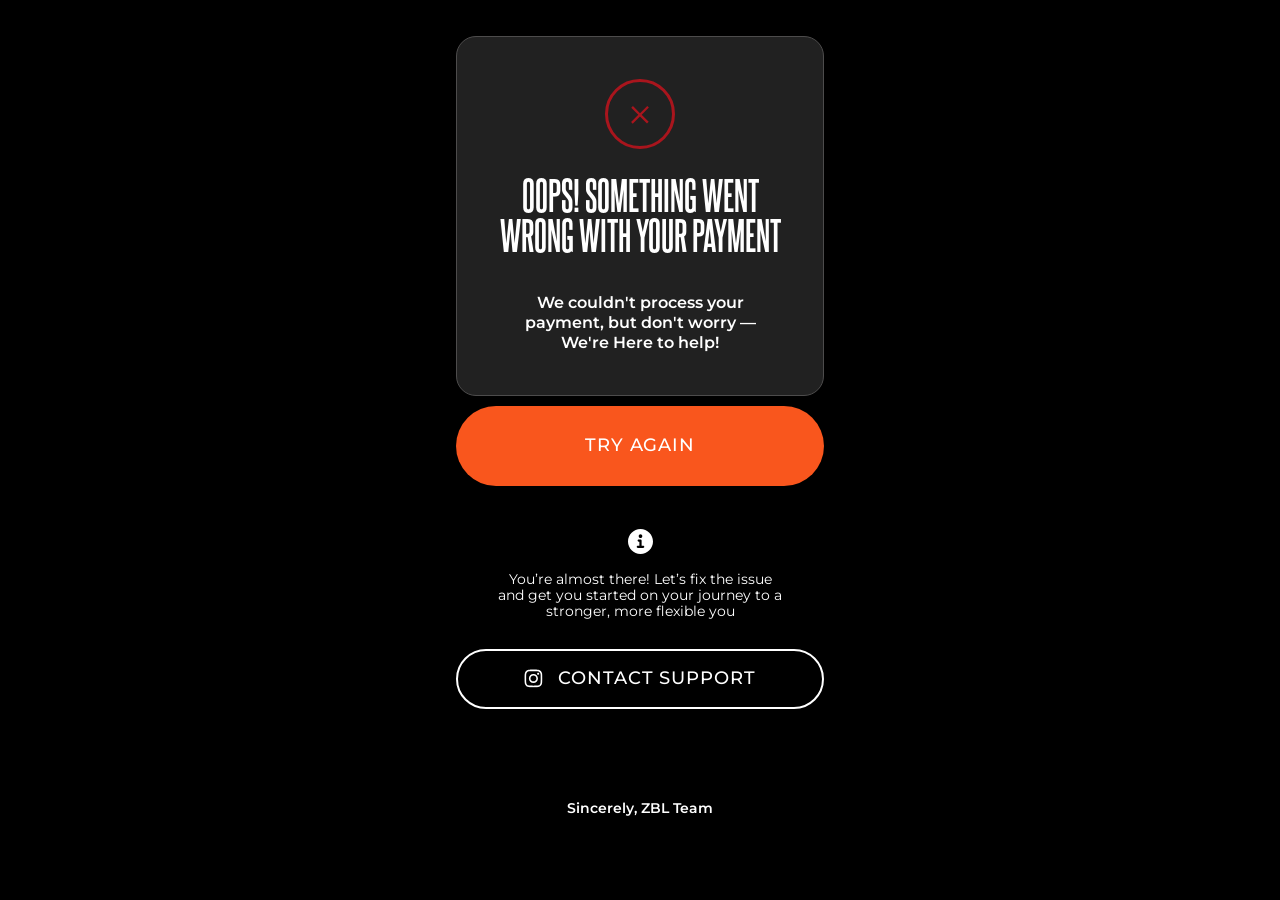
<file: failedpayment/index.html>
<!DOCTYPE html>
<html lang="en">
<head>

    <meta charset="UTF-8">
    <meta name="viewport" content="width=device-width, initial-scale=1.0">
    <link href="https://fonts.googleapis.com/css2?family=Montserrat:wght@250;300;400;500;600;700&display=swap"
        rel="stylesheet">
    <link href="https://fonts.googleapis.com/css2?family=Forum&display=swap" rel="stylesheet">
    <link rel="stylesheet" href="css/style.css">
    <link rel="stylesheet" href="css/fonts.css">
    <title>Something went wrong</title>
    <!-- Google Tag Manager -->
<script>(function(w,d,s,l,i){w[l]=w[l]||[];w[l].push({'gtm.start':
new Date().getTime(),event:'gtm.js'});var f=d.getElementsByTagName(s)[0],
j=d.createElement(s),dl=l!='dataLayer'?'&l='+l:'';j.async=true;j.src=
'https://www.googletagmanager.com/gtm.js?id='+i+dl;f.parentNode.insertBefore(j,f);
})(window,document,'script','dataLayer','GTM-K9M9JLQQ');</script>
<!-- End Google Tag Manager -->

</head>
<body>
<!-- Google Tag Manager (noscript) -->
<noscript><iframe src="https://www.googletagmanager.com/ns.html?id=GTM-K9M9JLQQ"
height="0" width="0" style="display:none;visibility:hidden"></iframe></noscript>
<!-- End Google Tag Manager (noscript) -->

      <section class="container">
        <div class="wrap">
          <div class="circle">
            <svg width="18" height="19" viewBox="0 0 18 19" fill="none" xmlns="http://www.w3.org/2000/svg">
              <path d="M17.8985 2.53808L10.665 9.77158L17.7081 16.8147L15.9949 18.5279L8.95177 11.4848L1.71827 18.7183L0.0812134 17.0812L7.31471 9.84772L0.233498 2.7665L1.94669 1.05331L9.02791 8.13452L16.2614 0.901022L17.8985 2.53808Z" fill="#A9151D" />
            </svg>
            </div>
            <h3 class="title">Oops! Something went<br> wrong with your payment</h3>
            <p>We couldn't process your<br> payment, but don't worry —<br> We're Here to help!</p>
        </div>
       <a href="https://mmoschool.online/shop/item/13130"> <div class="btn">Try Again</div></a>
        <div class="info">
          <svg width="25" height="25" viewBox="0 0 25 25" fill="none" xmlns="http://www.w3.org/2000/svg">
  <g clip-path="url(#clip0_92_41)">
    <path fill-rule="evenodd" clip-rule="evenodd" d="M12.5 25C19.4036 25 25 19.4036 25 12.5C25 5.59645 19.4036 0 12.5 0C5.59645 0 0 5.59645 0 12.5C0 19.4036 5.59645 25 12.5 25ZM9.82143 16.7411C9.20504 16.7411 8.70536 17.2407 8.70536 17.8571C8.70536 18.4736 9.20504 18.9732 9.82143 18.9732H12.5H15.1786C15.795 18.9732 16.2946 18.4736 16.2946 17.8571C16.2946 17.2407 15.795 16.7411 15.1786 16.7411H13.6161V11.6071C13.6161 10.9907 13.1164 10.4911 12.5 10.4911H10.7143C10.0979 10.4911 9.59821 10.9907 9.59821 11.6071C9.59821 12.2235 10.0979 12.7232 10.7143 12.7232H11.3839V16.7411H9.82143ZM14.2857 7.14286C14.2857 8.12907 13.4862 8.92857 12.5 8.92857C11.5138 8.92857 10.7143 8.12907 10.7143 7.14286C10.7143 6.15664 11.5138 5.35714 12.5 5.35714C13.4862 5.35714 14.2857 6.15664 14.2857 7.14286Z" fill="white" />
  </g>
  <defs>
    <clipPath id="clip0_92_41">
      <rect width="25" height="25" fill="white" />
    </clipPath>
  </defs>
</svg>
<p>You’re almost there! Let’s fix the issue<br> and get you started on your journey to a<br> stronger, more flexible you</p>
        </div>
        <a href="https://www.instagram.com/zubalenok.team/">
        <div class="btn-inst">
          <svg width="19" height="19" viewBox="0 0 19 19" fill="none" xmlns="http://www.w3.org/2000/svg">
  <g clip-path="url(#clip0_92_48)">
    <path d="M15.2065 4.7119V4.71249C15.2065 5.29824 14.7316 5.77261 14.1464 5.77261C13.5613 5.77261 13.0863 5.29765 13.0863 4.71249C13.0863 4.12674 13.5613 3.65236 14.1464 3.65236C14.7316 3.65295 15.206 4.12674 15.2065 4.7119ZM9.4286 12.3744C7.80159 12.3744 6.48276 11.0556 6.48276 9.42854C6.48276 7.80152 7.80159 6.4827 9.4286 6.4827C11.0556 6.4827 12.3744 7.80152 12.3744 9.42854C12.3744 11.055 11.0562 12.3738 9.42978 12.3738H9.42919L9.4286 12.3744ZM9.4286 4.89104C6.92237 4.89104 4.8911 6.9229 4.8911 9.42854C4.8911 11.9342 6.92296 13.966 9.4286 13.966C11.9348 13.966 13.9661 11.9342 13.9661 9.42854C13.9661 9.42854 13.9661 9.42854 13.9661 9.42795C13.9661 6.92231 11.9348 4.89045 9.4286 4.89045C9.4286 4.89045 9.4286 4.89045 9.42801 4.89045L9.4286 4.89104ZM9.4286 2.18269C11.7875 2.18269 12.0686 2.19447 13.0003 2.23513C13.5913 2.2422 14.1535 2.35417 14.6738 2.55217L14.6402 2.54097C15.4146 2.84268 16.0156 3.44376 16.3109 4.19804L16.3179 4.21808C16.5042 4.70483 16.6149 5.2676 16.622 5.85511V5.85806C16.6639 6.79031 16.6733 7.07022 16.6733 9.42972C16.6733 11.7892 16.6621 12.0697 16.6191 13.0014C16.6079 13.593 16.4953 14.1552 16.2979 14.6755L16.3091 14.6414C16.1571 15.0397 15.932 15.3791 15.6473 15.6585L15.6467 15.6591C15.368 15.9443 15.0286 16.1694 14.6497 16.3126L14.6308 16.3191C14.1423 16.5053 13.5778 16.6161 12.9879 16.6231H12.9849C12.0468 16.665 11.7704 16.6744 9.4068 16.6744C7.042 16.6744 6.76621 16.6632 5.82866 16.6202C5.23466 16.609 4.67012 16.4964 4.14742 16.299L4.18219 16.3102C3.78384 16.1605 3.44441 15.9348 3.16744 15.649L3.16685 15.6485C2.87869 15.3715 2.65241 15.0315 2.51039 14.6508L2.5045 14.6325C2.31887 14.1446 2.20632 13.5806 2.19512 12.9914V12.9866C2.16212 12.0585 2.15034 11.7721 2.15034 9.4197C2.15034 7.0661 2.16212 6.77911 2.19512 5.83979C2.20632 5.24638 2.31828 4.68243 2.51569 4.16033L2.5045 4.1951C2.65005 3.79497 2.87692 3.45436 3.16626 3.17917L3.16744 3.17799C3.44323 2.88806 3.78325 2.66236 4.16451 2.5227L4.18278 2.51681C4.66776 2.32942 5.22817 2.21686 5.81392 2.20685H5.81805C6.75678 2.17385 7.03316 2.16265 9.39619 2.16265L9.4286 2.18269ZM9.4286 0.591614C7.02785 0.591614 6.7285 0.60281 5.78564 0.644649C5.01073 0.661149 4.27589 0.810828 3.59585 1.0707L3.64064 1.05597C3.02778 1.28992 2.50567 1.63701 2.0755 2.07426L2.07491 2.07485C1.63589 2.50502 1.28939 3.02772 1.06546 3.61111L1.05544 3.64058C0.8103 4.27583 0.660621 5.01126 0.644711 5.77851V5.78558C0.600514 6.72843 0.591675 7.02779 0.591675 9.42854C0.591675 11.8293 0.602871 12.1286 0.644711 13.0715C0.661211 13.8464 0.810889 14.5813 1.07076 15.2613L1.05603 15.2165C1.5251 16.4075 2.44969 17.332 3.61 17.7905L3.64064 17.8011C4.27589 18.0457 5.01132 18.1953 5.77857 18.2118H5.78564C6.7285 18.256 7.02785 18.2649 9.4286 18.2649C11.8294 18.2649 12.1287 18.2537 13.0716 18.2118C13.8465 18.1948 14.5813 18.0457 15.2614 17.7858L15.2166 17.8011C16.4075 17.332 17.3321 16.4075 17.7906 15.2471L17.8012 15.2165C18.0463 14.5813 18.1954 13.8458 18.2119 13.0786V13.0715C18.2561 12.1286 18.2649 11.8293 18.2649 9.42854C18.2649 7.02779 18.2537 6.72843 18.2119 5.78558C18.1948 5.01067 18.0457 4.27583 17.7859 3.59579L17.8012 3.64058C17.5666 3.02772 17.2201 2.50561 16.7823 2.07544L16.7817 2.07485C16.3515 1.63583 15.8288 1.28933 15.2454 1.0654L15.216 1.05538C14.5807 0.810239 13.8453 0.66056 13.078 0.644649H13.071C12.1281 0.600453 11.8288 0.591614 9.42801 0.591614H9.4286Z" fill="white" />
  </g>
  <defs>
    <clipPath id="clip0_92_48">
      <rect width="18.8571" height="18.8571" fill="white" />
    </clipPath>
  </defs>
</svg>
<p>Contact Support</p>
        </div></a>
        <p class="team">Sincerely, ZBL Team</p>
      </section>
</body>
</html>
</file>
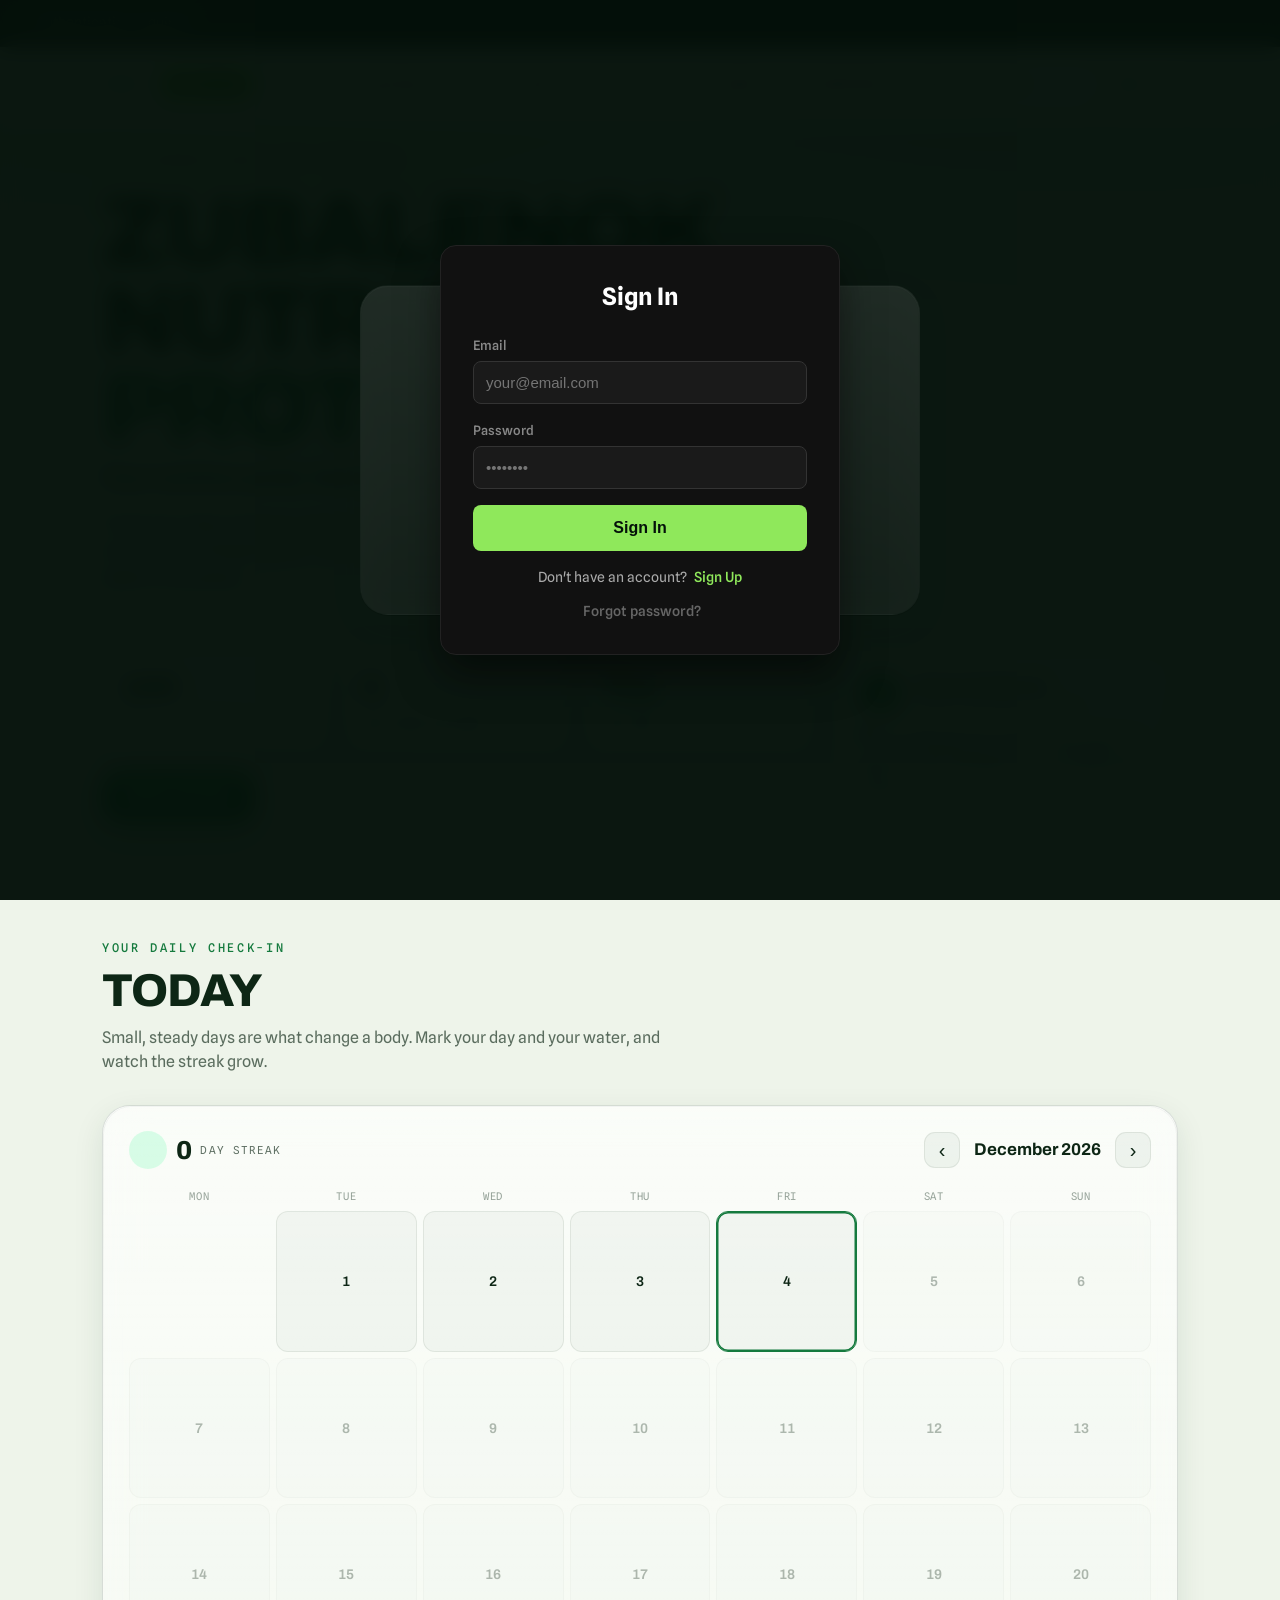
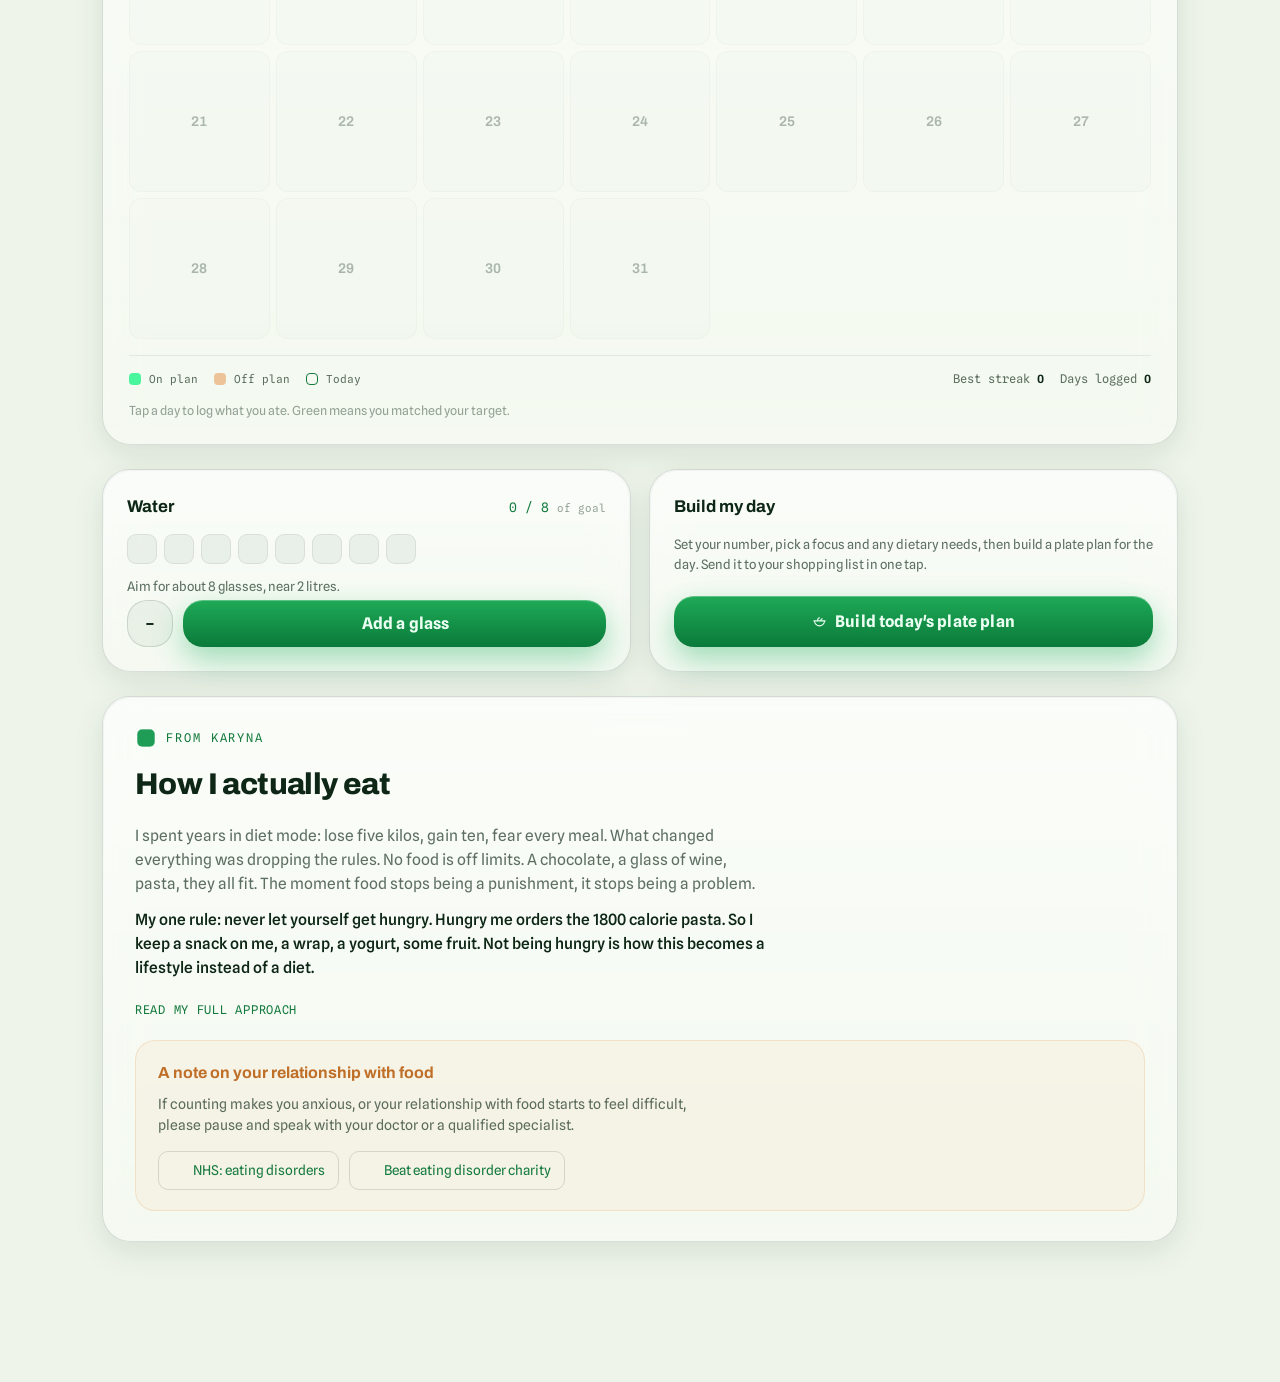
<file: Food/index.html>
<!DOCTYPE html>
<html lang="en">
<head>
<meta charset="UTF-8">
<meta name="viewport" content="width=device-width, initial-scale=1.0">
<title>Summer Body Fit · Nutrition Portal</title>
<meta name="theme-color" content="#04110a">
<meta name="mobile-web-app-capable" content="yes">
<meta name="apple-mobile-web-app-capable" content="yes">
<meta name="apple-mobile-web-app-status-bar-style" content="black-translucent">
<meta name="apple-mobile-web-app-title" content="Summer Body Fit">
<link rel="apple-touch-icon" href="data:image/svg+xml,%3Csvg xmlns='http://www.w3.org/2000/svg' viewBox='0 0 180 180'%3E%3Crect width='180' height='180' rx='40' fill='%2304110a'/%3E%3Cpath d='M90 38c14 14 21 31 21 49a21 21 0 0 1-42 0c0-7 2-14 6-21 3 8 8 12 13 13-4-12-2-27 2-41z' fill='%238fe85b'/%3E%3C/svg%3E">
<script>(function(){var t;try{t=localStorage.getItem('sbf-theme');}catch(e){}if(t!=='light'&&t!=='dark')t='light';document.documentElement.setAttribute('data-theme',t);})();</script>
<link rel="stylesheet" href="./style.css?v=10">
<style>
.today-grid{
    grid-template-columns: 1fr 1fr;
    margin: 24px 0;
    }
@media(max-width: 500px){
    
    .navin{
        display: none !important;
    }
    
    .today-grid{
    grid-template-columns: 1fr;
    gap: 18px;
    
    }
}
    .nav-logout-btn {
    background: rgba(255, 255, 255, .08);
    border: 1px solid rgba(255, 255, 255, .15);
    border-radius: 8px;
    padding: 7px 14px;
    font-family: inherit;
    font-size: 13px;
    font-weight: 600;
    color: #ccc;
    cursor: pointer;
    transition: background .15s;
}
  .nav-logout-btn:hover { background: rgba(255, 94, 94, 0.1); border-color: #ff5e5e; transform: translateY(-1px); }
</style>
</head>
<body>
<div class="bgfx"></div>
<svg xmlns="http://www.w3.org/2000/svg" style="display:none" aria-hidden="true">
<!-- frontend-craft showcase tier: monochrome liquid-glass tiles.
     Inline this sprite in the page, then set color with ONE css token.
     :root { (icon-tint): #3E4756 }  graphite default.
     Write the token with two leading dashes before "icon-tint".
     Brand swaps: Beauty Shock #2E6BE6 / Zubalenok #1F9D57 (ZBL green) / ink #1F2530.
     Use:  (svg class="gx")(use href="#gx-laser")  with real angle brackets.
     IDs: gx-laser, gx-endo, gx-glow, gx-zone, gx-trust, gx-burn, gx-pulse, gx-range, gx-power, gx-star, gx-secure, gx-flex -->
<defs>
  <clipPath id="gx-clip"><rect x="8.0" y="8.0" width="64" height="64" rx="18"/></clipPath>
  <linearGradient id="gx-spec" x1="0" y1="0" x2="0" y2="1">
    <stop offset="0" stop-color="#fff" stop-opacity=".58"/>
    <stop offset=".42" stop-color="#fff" stop-opacity=".06"/>
    <stop offset="1" stop-color="#fff" stop-opacity="0"/>
  </linearGradient>
  <radialGradient id="gx-corner" cx=".28" cy=".18" r=".8">
    <stop offset="0" stop-color="#fff" stop-opacity=".5"/>
    <stop offset=".5" stop-color="#fff" stop-opacity="0"/>
  </radialGradient>
  <linearGradient id="gx-botdark" x1="0" y1="1" x2="0" y2="0">
    <stop offset="0" stop-color="#05080f" stop-opacity=".22"/>
    <stop offset=".45" stop-color="#05080f" stop-opacity="0"/>
  </linearGradient>
  <linearGradient id="gx-botglow" x1="0" y1="1" x2="0" y2="0">
    <stop offset="0" stop-color="#fff" stop-opacity=".14"/>
    <stop offset=".35" stop-color="#fff" stop-opacity="0"/>
  </linearGradient>
  <filter id="gx-gsh" x="-50%" y="-50%" width="200%" height="200%">
    <feDropShadow dx="0" dy="1" stdDev="1.1" flood-color="#05080f" flood-opacity=".30"/>
  </filter>
</defs>
  <symbol id="gx-laser" viewBox="0 0 80 80">
    <rect x="8.0" y="8.0" width="64" height="64" rx="18" fill="var(--icon-tint, #3E4756)"/>
    <g clip-path="url(#gx-clip)">
      <rect x="8.0" y="8.0" width="64" height="64" fill="url(#gx-botdark)"/>
      <rect x="8.0" y="8.0" width="64" height="32.0" fill="url(#gx-spec)"/>
      <rect x="8.0" y="8.0" width="64" height="64" fill="url(#gx-corner)"/>
      <rect x="8.0" y="8.0" width="64" height="64" fill="url(#gx-botglow)"/>
    </g>
    <rect x="8.6" y="8.6" width="62.8" height="62.8" rx="17.4" fill="none" stroke="#fff" stroke-opacity=".46" stroke-width="1"/>
    <g transform="translate(20.56,20.56) scale(1.62)"><g fill="#fff" fill-opacity=".97" filter="url(#gx-gsh)"><path d="M12 3.2 C12 3.2 5.6 10.6 5.6 15.2 A6.4 6.4 0 0 0 18.4 15.2 C18.4 10.6 12 3.2 12 3.2 Z"/></g></g>
  </symbol>
  <symbol id="gx-endo" viewBox="0 0 80 80">
    <rect x="8.0" y="8.0" width="64" height="64" rx="18" fill="var(--icon-tint, #3E4756)"/>
    <g clip-path="url(#gx-clip)">
      <rect x="8.0" y="8.0" width="64" height="64" fill="url(#gx-botdark)"/>
      <rect x="8.0" y="8.0" width="64" height="32.0" fill="url(#gx-spec)"/>
      <rect x="8.0" y="8.0" width="64" height="64" fill="url(#gx-corner)"/>
      <rect x="8.0" y="8.0" width="64" height="64" fill="url(#gx-botglow)"/>
    </g>
    <rect x="8.6" y="8.6" width="62.8" height="62.8" rx="17.4" fill="none" stroke="#fff" stroke-opacity=".46" stroke-width="1"/>
    <g transform="translate(20.56,20.56) scale(1.62)"><g fill="#fff" stroke="#fff" stroke-opacity=".98" stroke-width="2.1" stroke-linecap="round" stroke-linejoin="round" filter="url(#gx-gsh)"><path d="M3.2 13 C5.2 8.8 7.2 8.8 9.2 13 S13.2 17.2 15.2 13 S19.2 8.8 21.2 13" fill="none"/></g></g>
  </symbol>
  <symbol id="gx-glow" viewBox="0 0 80 80">
    <rect x="8.0" y="8.0" width="64" height="64" rx="18" fill="var(--icon-tint, #3E4756)"/>
    <g clip-path="url(#gx-clip)">
      <rect x="8.0" y="8.0" width="64" height="64" fill="url(#gx-botdark)"/>
      <rect x="8.0" y="8.0" width="64" height="32.0" fill="url(#gx-spec)"/>
      <rect x="8.0" y="8.0" width="64" height="64" fill="url(#gx-corner)"/>
      <rect x="8.0" y="8.0" width="64" height="64" fill="url(#gx-botglow)"/>
    </g>
    <rect x="8.6" y="8.6" width="62.8" height="62.8" rx="17.4" fill="none" stroke="#fff" stroke-opacity=".46" stroke-width="1"/>
    <g transform="translate(20.56,20.56) scale(1.62)"><g fill="#fff" fill-opacity=".97" filter="url(#gx-gsh)"><path d="M12 2.6 C12.6 8.4 15.6 11.4 21.4 12 C15.6 12.6 12.6 15.6 12 21.4 C11.4 15.6 8.4 12.6 2.6 12 C8.4 11.4 11.4 8.4 12 2.6 Z"/></g></g>
  </symbol>
  <symbol id="gx-zone" viewBox="0 0 80 80">
    <rect x="8.0" y="8.0" width="64" height="64" rx="18" fill="var(--icon-tint, #3E4756)"/>
    <g clip-path="url(#gx-clip)">
      <rect x="8.0" y="8.0" width="64" height="64" fill="url(#gx-botdark)"/>
      <rect x="8.0" y="8.0" width="64" height="32.0" fill="url(#gx-spec)"/>
      <rect x="8.0" y="8.0" width="64" height="64" fill="url(#gx-corner)"/>
      <rect x="8.0" y="8.0" width="64" height="64" fill="url(#gx-botglow)"/>
    </g>
    <rect x="8.6" y="8.6" width="62.8" height="62.8" rx="17.4" fill="none" stroke="#fff" stroke-opacity=".46" stroke-width="1"/>
    <g transform="translate(20.56,20.56) scale(1.62)"><g fill="#fff" stroke="#fff" stroke-opacity=".98" stroke-width="2.1" stroke-linecap="round" stroke-linejoin="round" filter="url(#gx-gsh)"><circle cx="12" cy="12" r="8.4" fill="none"/><circle cx="12" cy="12" r="3.4" fill="none"/></g></g>
  </symbol>
  <symbol id="gx-trust" viewBox="0 0 80 80">
    <rect x="8.0" y="8.0" width="64" height="64" rx="18" fill="var(--icon-tint, #3E4756)"/>
    <g clip-path="url(#gx-clip)">
      <rect x="8.0" y="8.0" width="64" height="64" fill="url(#gx-botdark)"/>
      <rect x="8.0" y="8.0" width="64" height="32.0" fill="url(#gx-spec)"/>
      <rect x="8.0" y="8.0" width="64" height="64" fill="url(#gx-corner)"/>
      <rect x="8.0" y="8.0" width="64" height="64" fill="url(#gx-botglow)"/>
    </g>
    <rect x="8.6" y="8.6" width="62.8" height="62.8" rx="17.4" fill="none" stroke="#fff" stroke-opacity=".46" stroke-width="1"/>
    <g transform="translate(20.56,20.56) scale(1.62)"><g fill="#fff" stroke="#fff" stroke-opacity=".98" stroke-width="2.1" stroke-linecap="round" stroke-linejoin="round" filter="url(#gx-gsh)"><path d="M12 3 L19 6 V11 C19 16 15.4 19.6 12 21 C8.6 19.6 5 16 5 11 V6 Z" fill="none"/><path d="M9 12 L11 14 L15.2 9.4" fill="none"/></g></g>
  </symbol>
  <symbol id="gx-burn" viewBox="0 0 80 80">
    <rect x="8.0" y="8.0" width="64" height="64" rx="18" fill="var(--icon-tint, #3E4756)"/>
    <g clip-path="url(#gx-clip)">
      <rect x="8.0" y="8.0" width="64" height="64" fill="url(#gx-botdark)"/>
      <rect x="8.0" y="8.0" width="64" height="32.0" fill="url(#gx-spec)"/>
      <rect x="8.0" y="8.0" width="64" height="64" fill="url(#gx-corner)"/>
      <rect x="8.0" y="8.0" width="64" height="64" fill="url(#gx-botglow)"/>
    </g>
    <rect x="8.6" y="8.6" width="62.8" height="62.8" rx="17.4" fill="none" stroke="#fff" stroke-opacity=".46" stroke-width="1"/>
    <g transform="translate(20.56,20.56) scale(1.62)"><g fill="#fff" fill-opacity=".97" filter="url(#gx-gsh)"><path d="M12 2.6 C8.8 7 6.6 9.2 6.6 13.2 A5.4 5.4 0 0 0 17.4 13.2 C17.4 11 16.2 9 15 8 C14.4 10.2 13.4 10.2 12.9 9.1 C12.3 7.4 12.9 4.8 12 2.6 Z"/></g></g>
  </symbol>
  <symbol id="gx-pulse" viewBox="0 0 80 80">
    <rect x="8.0" y="8.0" width="64" height="64" rx="18" fill="var(--icon-tint, #3E4756)"/>
    <g clip-path="url(#gx-clip)">
      <rect x="8.0" y="8.0" width="64" height="64" fill="url(#gx-botdark)"/>
      <rect x="8.0" y="8.0" width="64" height="32.0" fill="url(#gx-spec)"/>
      <rect x="8.0" y="8.0" width="64" height="64" fill="url(#gx-corner)"/>
      <rect x="8.0" y="8.0" width="64" height="64" fill="url(#gx-botglow)"/>
    </g>
    <rect x="8.6" y="8.6" width="62.8" height="62.8" rx="17.4" fill="none" stroke="#fff" stroke-opacity=".46" stroke-width="1"/>
    <g transform="translate(20.56,20.56) scale(1.62)"><g fill="#fff" stroke="#fff" stroke-opacity=".98" stroke-width="2.1" stroke-linecap="round" stroke-linejoin="round" filter="url(#gx-gsh)"><path d="M2.8 12 H8 L10 6.8 L14 17.2 L16 12 H21.2" fill="none"/></g></g>
  </symbol>
  <symbol id="gx-range" viewBox="0 0 80 80">
    <rect x="8.0" y="8.0" width="64" height="64" rx="18" fill="var(--icon-tint, #3E4756)"/>
    <g clip-path="url(#gx-clip)">
      <rect x="8.0" y="8.0" width="64" height="64" fill="url(#gx-botdark)"/>
      <rect x="8.0" y="8.0" width="64" height="32.0" fill="url(#gx-spec)"/>
      <rect x="8.0" y="8.0" width="64" height="64" fill="url(#gx-corner)"/>
      <rect x="8.0" y="8.0" width="64" height="64" fill="url(#gx-botglow)"/>
    </g>
    <rect x="8.6" y="8.6" width="62.8" height="62.8" rx="17.4" fill="none" stroke="#fff" stroke-opacity=".46" stroke-width="1"/>
    <g transform="translate(20.56,20.56) scale(1.62)"><g fill="#fff" stroke="#fff" stroke-opacity=".98" stroke-width="2.1" stroke-linecap="round" stroke-linejoin="round" filter="url(#gx-gsh)"><path d="M5 18 H19" fill="none"/><path d="M5 18 L16.6 8.4" fill="none"/><path d="M12 18 A7 7 0 0 0 10 13.4" fill="none"/><circle cx="5" cy="18" r="1.4" stroke="none"/></g></g>
  </symbol>
  <symbol id="gx-power" viewBox="0 0 80 80">
    <rect x="8.0" y="8.0" width="64" height="64" rx="18" fill="var(--icon-tint, #3E4756)"/>
    <g clip-path="url(#gx-clip)">
      <rect x="8.0" y="8.0" width="64" height="64" fill="url(#gx-botdark)"/>
      <rect x="8.0" y="8.0" width="64" height="32.0" fill="url(#gx-spec)"/>
      <rect x="8.0" y="8.0" width="64" height="64" fill="url(#gx-corner)"/>
      <rect x="8.0" y="8.0" width="64" height="64" fill="url(#gx-botglow)"/>
    </g>
    <rect x="8.6" y="8.6" width="62.8" height="62.8" rx="17.4" fill="none" stroke="#fff" stroke-opacity=".46" stroke-width="1"/>
    <g transform="translate(20.56,20.56) scale(1.62)"><g fill="#fff" fill-opacity=".97" filter="url(#gx-gsh)"><path d="M13.2 2.4 L5.4 13.2 H11 L10.4 21.6 L18.6 10.2 H12.6 Z"/></g></g>
  </symbol>
  <symbol id="gx-star" viewBox="0 0 80 80">
    <rect x="8.0" y="8.0" width="64" height="64" rx="18" fill="var(--icon-tint, #3E4756)"/>
    <g clip-path="url(#gx-clip)">
      <rect x="8.0" y="8.0" width="64" height="64" fill="url(#gx-botdark)"/>
      <rect x="8.0" y="8.0" width="64" height="32.0" fill="url(#gx-spec)"/>
      <rect x="8.0" y="8.0" width="64" height="64" fill="url(#gx-corner)"/>
      <rect x="8.0" y="8.0" width="64" height="64" fill="url(#gx-botglow)"/>
    </g>
    <rect x="8.6" y="8.6" width="62.8" height="62.8" rx="17.4" fill="none" stroke="#fff" stroke-opacity=".46" stroke-width="1"/>
    <g transform="translate(20.56,20.56) scale(1.62)"><g fill="#fff" fill-opacity=".97" filter="url(#gx-gsh)"><path d="M12 2.6 L14.7 9 L21.4 9.5 L16.2 13.9 L17.9 20.4 L12 16.7 L6.1 20.4 L7.8 13.9 L2.6 9.5 L9.3 9 Z"/></g></g>
  </symbol>
  <symbol id="gx-secure" viewBox="0 0 80 80">
    <rect x="8.0" y="8.0" width="64" height="64" rx="18" fill="var(--icon-tint, #3E4756)"/>
    <g clip-path="url(#gx-clip)">
      <rect x="8.0" y="8.0" width="64" height="64" fill="url(#gx-botdark)"/>
      <rect x="8.0" y="8.0" width="64" height="32.0" fill="url(#gx-spec)"/>
      <rect x="8.0" y="8.0" width="64" height="64" fill="url(#gx-corner)"/>
      <rect x="8.0" y="8.0" width="64" height="64" fill="url(#gx-botglow)"/>
    </g>
    <rect x="8.6" y="8.6" width="62.8" height="62.8" rx="17.4" fill="none" stroke="#fff" stroke-opacity=".46" stroke-width="1"/>
    <g transform="translate(20.56,20.56) scale(1.62)"><g fill="#fff" stroke="#fff" stroke-opacity=".98" stroke-width="2.1" stroke-linecap="round" stroke-linejoin="round" filter="url(#gx-gsh)"><rect x="5" y="11" width="14" height="9" rx="2.6" fill="none"/><path d="M8 11 V8 A4 4 0 0 1 16 8 V11" fill="none"/><path d="M12 15 V16.6" fill="none"/></g></g>
  </symbol>
  <symbol id="gx-flex" viewBox="0 0 80 80">
    <rect x="8.0" y="8.0" width="64" height="64" rx="18" fill="var(--icon-tint, #3E4756)"/>
    <g clip-path="url(#gx-clip)">
      <rect x="8.0" y="8.0" width="64" height="64" fill="url(#gx-botdark)"/>
      <rect x="8.0" y="8.0" width="64" height="32.0" fill="url(#gx-spec)"/>
      <rect x="8.0" y="8.0" width="64" height="64" fill="url(#gx-corner)"/>
      <rect x="8.0" y="8.0" width="64" height="64" fill="url(#gx-botglow)"/>
    </g>
    <rect x="8.6" y="8.6" width="62.8" height="62.8" rx="17.4" fill="none" stroke="#fff" stroke-opacity=".46" stroke-width="1"/>
    <g transform="translate(20.56,20.56) scale(1.62)"><g fill="#fff" fill-opacity=".97" filter="url(#gx-gsh)"><path d="M19 5 C11 5 5 11 5 19 C13 19 19 13 19 5 Z"/></g></g>
  </symbol>
</svg>
<svg xmlns="http://www.w3.org/2000/svg" style="display:none">
<!-- AUTH STATUS NAV -->
<div class="auth-status-container">
  <div class="user-badge">
    <div id="user-status-dot" class="dot anon"></div>
    <span id="user-status-text">Loading profile...</span>
  </div>
  <button id="nav-logout-btn" class="nav-logout-btn hide" onclick="handleLogout()">Sign Out</button>
</div>

<!-- ─── MANDATORY AUTH MODAL ─── -->
<div id="auth-modal" class="auth-overlay hide">
  <div class="auth-card">

    <!-- LOGIN VIEW -->
    <div id="auth-view-login">
      <h3 class="auth-title">Sign In</h3>
      <div class="auth-group">
        <label class="auth-label">Email</label>
        <input type="email" id="login-email" class="auth-input" placeholder="your@email.com">
      </div>
      <div class="auth-group">
        <label class="auth-label">Password</label>
        <input type="password" id="login-password" class="auth-input" placeholder="••••••••">
      </div>
      <button id="login-submit-btn" class="auth-btn" onclick="submitLogin()">Sign In</button>
      <div class="auth-switch">
        Don't have an account? <span class="auth-link" onclick="toggleAuthModal('register')">Sign Up</span>
      </div>
      <div class="auth-switch" style="margin-top:12px;">
        <span class="auth-link" style="color:#666;font-weight:500;" onclick="toggleAuthModal('forgot')">Forgot password?</span>
      </div>
    </div>

    <!-- REGISTER VIEW -->
    <div id="auth-view-register" class="hide">
      <h3 class="auth-title">Create Account</h3>
      <p style="font-size:13px;color:#888;text-align:center;margin-top:-10px;margin-bottom:24px;line-height:1.4;">
        Your current saved data will be automatically transferred to your new account!
      </p>
      <div class="auth-group">
        <label class="auth-label">Email</label>
        <input type="email" id="register-email" class="auth-input" placeholder="your@email.com">
      </div>
      <div class="auth-group">
        <label class="auth-label">Password (min. 6 characters)</label>
        <input type="password" id="register-password" class="auth-input" placeholder="••••••••">
      </div>
      <button id="register-submit-btn" class="auth-btn" onclick="submitRegister()">Sign Up</button>
      <div class="auth-switch">
        Already have an account? <span class="auth-link" onclick="toggleAuthModal('login')">Sign In</span>
      </div>
    </div>

    <!-- FORGOT PASSWORD VIEW — КРОК 1: вводимо email -->
    <div id="auth-view-forgot" class="hide">
      <h3 class="auth-title">Reset Password</h3>
      <p style="font-size:13px;color:#888;text-align:center;margin-top:-10px;margin-bottom:24px;line-height:1.4;">
        Enter your email and we'll send a 6-digit verification code.
      </p>
      <div class="auth-group">
        <label class="auth-label">Your Email</label>
        <input type="email" id="forgot-email" class="auth-input" placeholder="your@email.com">
      </div>
      <button id="forgot-submit-btn" class="auth-btn" onclick="submitForgotPassword()">Send Code</button>
      <div class="auth-switch">
        Remembered your password? <span class="auth-link" onclick="toggleAuthModal('login')">Back to Sign In</span>
      </div>
    </div>

    <!-- VERIFY CODE VIEW — КРОК 2: вводимо код з листа -->
    <div id="auth-view-verify" class="hide">
      <h3 class="auth-title">Enter Code</h3>
      <p style="font-size:13px;color:#888;text-align:center;margin-top:-10px;margin-bottom:24px;line-height:1.4;">
        We sent a 6-digit code to<br>
        <strong id="verify-email-hint" style="color:#5dde7a;"></strong>
      </p>
      <div class="auth-group">
        <label class="auth-label">Verification Code</label>
        <input
          type="text"
          id="verify-code-input"
          class="auth-input"
          placeholder="123456"
          maxlength="6"
          inputmode="numeric"
          pattern="\d{6}"
          style="text-align:center;font-size:24px;letter-spacing:8px;font-weight:700;"
        >
      </div>
      <button id="verify-submit-btn" class="auth-btn" onclick="submitVerifyCode()">Verify Code</button>
      <div class="auth-switch">
        Didn't receive it? <span class="auth-link" onclick="toggleAuthModal('forgot')">Resend code</span>
      </div>
    </div>

    <!-- RESET PASSWORD VIEW — КРОК 3: вводимо новий пароль -->
    <div id="auth-view-reset" class="hide">
      <h3 class="auth-title">New Password</h3>
      <p style="font-size:13px;color:#888;text-align:center;margin-top:-10px;margin-bottom:24px;line-height:1.4;">
        Almost done! Set your new password below.
      </p>
      <div class="auth-group">
        <label class="auth-label">New Password (min. 6 characters)</label>
        <input type="password" id="reset-password-field" class="auth-input" placeholder="••••••••">
      </div>
      <button id="reset-submit-btn" class="auth-btn" onclick="submitResetPassword()">Update Password</button>
    </div>

  </div>
</div>

  <symbol id="i-check" viewBox="0 0 24 24">
    <g fill="none" stroke="currentColor" stroke-width="1.75" stroke-linecap="round" stroke-linejoin="round">
      <path d="M5 12.5 L10 17.5 L19 7"/>
    </g>
  </symbol>

  <symbol id="i-arrow-right" viewBox="0 0 24 24">
    <g fill="none" stroke="currentColor" stroke-width="1.75" stroke-linecap="round" stroke-linejoin="round">
      <path d="M4 12 H19"/>
      <path d="M13 6 L19 12 L13 18"/>
    </g>
  </symbol>

  <symbol id="i-sparkle" viewBox="0 0 24 24">
    <g fill="none" stroke="currentColor" stroke-width="1.75" stroke-linecap="round" stroke-linejoin="round">
      <path d="M12 3 C12.5 8 16 11.5 21 12 C16 12.5 12.5 16 12 21 C11.5 16 8 12.5 3 12 C8 11.5 11.5 8 12 3 Z"/>
    </g>
  </symbol>

  <symbol id="i-droplet" viewBox="0 0 24 24">
    <g fill="none" stroke="currentColor" stroke-width="1.75" stroke-linecap="round" stroke-linejoin="round">
      <path d="M12 3.5 C12 3.5 6 10.5 6 15 A6 6 0 0 0 18 15 C18 10.5 12 3.5 12 3.5 Z"/>
    </g>
  </symbol>

  <symbol id="i-wave" viewBox="0 0 24 24">
    <g fill="none" stroke="currentColor" stroke-width="1.75" stroke-linecap="round" stroke-linejoin="round">
      <path d="M3 13 C5 9 7 9 9 13 S13 17 15 13 S19 9 21 13"/>
    </g>
  </symbol>

  <symbol id="i-target" viewBox="0 0 24 24">
    <g fill="none" stroke="currentColor" stroke-width="1.75" stroke-linecap="round" stroke-linejoin="round">
      <circle cx="12" cy="12" r="8.5"/>
      <circle cx="12" cy="12" r="3.5"/>
    </g>
  </symbol>

  <symbol id="i-shield-check" viewBox="0 0 24 24">
    <g fill="none" stroke="currentColor" stroke-width="1.75" stroke-linecap="round" stroke-linejoin="round">
      <path d="M12 3 L19 6 V11 C19 16 15.5 19.5 12 21 C8.5 19.5 5 16 5 11 V6 Z"/>
      <path d="M9 12 L11 14 L15 9.5"/>
    </g>
  </symbol>

  <symbol id="i-clock" viewBox="0 0 24 24">
    <g fill="none" stroke="currentColor" stroke-width="1.75" stroke-linecap="round" stroke-linejoin="round">
      <circle cx="12" cy="12" r="8.5"/>
      <path d="M12 7 V12 L15.5 14"/>
    </g>
  </symbol>

  <symbol id="i-flame" viewBox="0 0 24 24">
    <g fill="none" stroke="currentColor" stroke-width="1.75" stroke-linecap="round" stroke-linejoin="round">
      <path d="M12 3 C9 7 7 9 7 13 A5 5 0 0 0 17 13 C17 11 16 9 15 8 C14.5 10 13.5 10 13 9 C12.5 7.5 13 5 12 3 Z"/>
    </g>
  </symbol>

  <symbol id="i-pulse" viewBox="0 0 24 24">
    <g fill="none" stroke="currentColor" stroke-width="1.75" stroke-linecap="round" stroke-linejoin="round">
      <path d="M3 12 H8 L10 7 L14 17 L16 12 H21"/>
    </g>
  </symbol>

  <symbol id="i-range" viewBox="0 0 24 24">
    <g fill="none" stroke="currentColor" stroke-width="1.75" stroke-linecap="round" stroke-linejoin="round">
      <path d="M5 18 H19"/>
      <path d="M5 18 L16.5 8.5"/>
      <path d="M12 18 A7 7 0 0 0 10 13.5"/>
      <circle cx="5" cy="18" r="1.3" fill="currentColor" stroke="none"/>
    </g>
  </symbol>

  <symbol id="i-star" viewBox="0 0 24 24">
    <g fill="none" stroke="currentColor" stroke-width="1.75" stroke-linecap="round" stroke-linejoin="round">
      <path d="M12 3 L14.6 9.1 L21 9.6 L16 13.8 L17.6 20 L12 16.5 L6.4 20 L8 13.8 L3 9.6 L9.4 9.1 Z"/>
    </g>
  </symbol>

  <symbol id="i-lock" viewBox="0 0 24 24">
    <g fill="none" stroke="currentColor" stroke-width="1.75" stroke-linecap="round" stroke-linejoin="round">
      <rect x="5" y="11" width="14" height="9" rx="2.5"/>
      <path d="M8 11 V8 A4 4 0 0 1 16 8 V11"/>
      <path d="M12 15 V16.5"/>
    </g>
  </symbol>

</svg>
<svg xmlns="http://www.w3.org/2000/svg" style="display:none" aria-hidden="true">
<defs>
<g id="_b" fill="none" stroke="currentColor" stroke-width="1.75" stroke-linecap="round" stroke-linejoin="round"></g>
</defs>
<symbol id="i-bowl" viewBox="0 0 24 24"><path d="M3 11h18M4 11a8 8 0 0 0 16 0M9 11c0-3 1.5-5 3-5M14 11c0-2 1-3.5 2.5-3.5"/></symbol>
<symbol id="i-cycle" viewBox="0 0 24 24"><path d="M4 12a8 8 0 0 1 13.7-5.6L20 8M20 4v4h-4M20 12a8 8 0 0 1-13.7 5.6L4 16M4 20v-4h4"/></symbol>
<symbol id="i-book" viewBox="0 0 24 24"><path d="M5 4h9a3 3 0 0 1 3 3v13H8a3 3 0 0 0-3 3zM17 7h2v16H8"/></symbol>
<symbol id="i-cart" viewBox="0 0 24 24"><path d="M3 4h2l2.2 11.5a1.5 1.5 0 0 0 1.5 1.2h8.4a1.5 1.5 0 0 0 1.5-1.2L21 8H6"/><circle cx="9.5" cy="20" r="1.1"/><circle cx="17.5" cy="20" r="1.1"/></symbol>
<symbol id="i-shuffle" viewBox="0 0 24 24"><path d="M16 4h4v4M20 4l-6 6M4 4l16 16M20 16v4h-4M14 14l6 6M4 20l5-5"/></symbol>
<symbol id="i-calc" viewBox="0 0 24 24"><rect x="5" y="3" width="14" height="18" rx="2.5"/><path d="M8 7h8M8 11h.01M12 11h.01M16 11h.01M8 15h.01M12 15h.01M16 15v3M8 18h4"/></symbol>
<symbol id="i-leaf" viewBox="0 0 24 24"><path d="M4 20c0-8 6-14 16-14 0 10-6 16-16 14zM4 20c4-6 7-8 11-9"/></symbol>
<symbol id="i-spark" viewBox="0 0 24 24"><path d="M12 3v6M12 15v6M3 12h6M15 12h6M6 6l3 3M15 15l3 3M18 6l-3 3M9 15l-3 3"/></symbol>
<symbol id="i-sun" viewBox="0 0 24 24"><circle cx="12" cy="12" r="4.2"/><path d="M12 2.5v2.2M12 19.3v2.2M4.5 4.5l1.6 1.6M17.9 17.9l1.6 1.6M2.5 12h2.2M19.3 12h2.2M4.5 19.5l1.6-1.6M17.9 6.1l1.6-1.6"/></symbol>
<symbol id="i-moon" viewBox="0 0 24 24"><path d="M20 14.2A8 8 0 1 1 9.8 4 6.3 6.3 0 0 0 20 14.2Z"/></symbol>
<symbol id="i-globe" viewBox="0 0 24 24"><circle cx="12" cy="12" r="9"/><path d="M3 12h18M12 3c2.5 2.5 3.8 5.7 3.8 9S14.5 18.5 12 21c-2.5-2.5-3.8-5.7-3.8-9S9.5 5.5 12 3Z"/></symbol>
</svg>



<nav>
  <div class="wrap">
    <div class="navrow" style="position:relative;">
  <div style="display:flex;align-items:center;gap:8px;flex:1;min-width:0;">
    <!-- бургер — видимий тільки на мобілці -->
    <button class="znp-burger" id="znpBurger" aria-label="Open navigation" aria-expanded="false">
      <span class="znp-burger-bar"></span>
      <span class="znp-burger-bar"></span>
      <span class="znp-burger-bar"></span>
    </button>
    <!-- підпис активного розділу на мобілці -->
    <span class="znp-active-label" id="znpActiveLabel">Today</span>

    <!-- оригінальний navin — прихований на мобілці -->
    <div class="navin">
      <button class="on" data-tab="today"><svg class="i"><use href="#i-spark"/></svg><span data-i18n="nav.today">Today</span></button>
      <button data-tab="plan"><svg class="i"><use href="#i-bowl"/></svg><span data-i18n="nav.plan">Plan</span></button>
      <button data-tab="recipes"><svg class="i"><use href="#i-book"/></svg><span data-i18n="nav.meals">Meals</span></button>
      <button data-tab="proto"><svg class="i"><use href="#i-shield-check"/></svg><span data-i18n="nav.pillars">Pillars</span></button>
      <button data-tab="cycle"><svg class="i"><use href="#i-cycle"/></svg><span data-i18n="nav.cycle">Cycle</span></button>
      <button data-tab="lecture"><svg class="i"><use href="#i-leaf"/></svg><span data-i18n="nav.learn">Learn</span></button>
      <button data-tab="shop"><svg class="i"><use href="#i-cart"/></svg><span data-i18n="nav.shop">Shopping</span></button>
      <button data-tab="calc"><svg class="i"><use href="#i-calc"/></svg><span data-i18n="nav.calc">Calculator</span></button>
    </div>
  </div>

  <!-- мобільний дропдаун — absolute відносно navrow -->
  <div class="znp-dropdown" id="znpDropdown" role="menu">
    <button data-tab="today" data-label="Today"><svg class="i"><use href="#i-spark"/></svg>Today</button>
    <button data-tab="plan" data-label="Plan"><svg class="i"><use href="#i-bowl"/></svg>Plan</button>
    <button data-tab="recipes" data-label="Meals"><svg class="i"><use href="#i-book"/></svg>Meals</button>
    <button data-tab="proto" data-label="Pillars"><svg class="i"><use href="#i-shield-check"/></svg>Pillars</button>
    <button data-tab="cycle" data-label="Cycle"><svg class="i"><use href="#i-cycle"/></svg>Cycle</button>
    <button data-tab="lecture" data-label="Learn"><svg class="i"><use href="#i-leaf"/></svg>Learn</button>
    <div class="znp-divider"></div>
    <button data-tab="shop" data-label="Shopping"><svg class="i"><use href="#i-cart"/></svg>Shopping</button>
    <button data-tab="calc" data-label="Calculator"><svg class="i"><use href="#i-calc"/></svg>Calculator</button>
  </div>

  <div class="lang-wrap">
    <svg class="i lang-globe"><use href="#i-globe"/></svg>
    <select id="lang-select" aria-label="Language"></select>
  </div>
</div>
  </div>
</nav>

<header class="hero" id="hero-block">
  <div class="wrap">
    <div class="eyebrow" data-i18n="hero.eyebrow">Zubalenok Nutrition Protocol · for Summer Body Fit members</div>
    <h1><span data-i18n="hero.h1a">Zubalenok Nutrition</span> <span class="gln" data-i18n="hero.h1b">Protocol</span></h1>
    <p class="ksay" data-i18n="hero.ksay">Your nutrition portal. Eat to your own calories, build a habit that lasts.</p>
    <p class="lede" data-i18n="hero.lede">Track your days and your water, build a plate plan for your calories, and turn it into a shopping list. The full system, 100 meals, and your daily habit in one place.</p>

    <div class="hero-grid">
      <div>
        <div class="hero-meta">
          <div class="m glass"><b id="stat-meals">100</b><span data-i18n="meals.meals">meals</span></div>
          <div class="m glass"><b>4</b><span data-i18n="pillars.eyebrow">pillars</span></div>
          <div class="m glass"><b><em>You</em></b><span data-i18n="calc.you_are">set the calories</span></div>
        </div>
        <div style="margin-top:18px"><button class="btn btn-primary" data-jump="today" data-i18n="hero.cta">Open my day</button></div>
      </div>
      <div class="kcard glass">
        <div class="ktop">
          <div class="kav"><svg class="gx"><use href="#gx-flex"/></svg></div>
          <div><div class="kname">Karyna Zubalenok</div><div class="krole" data-i18n="calc.eyebrow">Your coach</div></div>
        </div>
        <p><span class="kquote">&ldquo;</span> <span data-i18n="hero.kquote">It is a lifestyle you can fit a chocolate, a glass of wine and pasta into, all without the stress.</span></p>
      </div>
    </div>
  </div>
</header>

<main class="wrap">

  <!-- ============ TODAY (home / habit tracker) ============ -->
  <section class="panel on" id="today">
    <div class="sec-head reveal">
      <div class="eyebrow" data-i18n="today.eyebrow">Your daily check-in</div>
      <h2 data-i18n="today.title">Today</h2>
      <p data-i18n="today.sub">Small, steady days are what change a body. Mark your day and your water, and watch the streak grow.</p>
    </div>
    <div id="today-body"></div>
  </section>

  <!-- ============ PLAN (meal-plan generator) ============ -->
  <section class="panel" id="plan">
    <div class="sec-head reveal">
      <div class="eyebrow" data-i18n="plan.eyebrow">Your daily plate</div>
      <h2 data-i18n="plan.title">Build my day</h2>
      <p data-i18n="plan.sub">Set your number, pick a focus and any dietary needs, then build a plate plan for the day.</p>
    </div>
    <div class="gen glass reveal">
      <div class="tslider">
        <div class="thead"><span class="tlab" data-i18n="plan.daily">Daily calories</span><b><span id="t-val">1600</span><small> <span data-i18n="calc.kcal">kcal</span></small></b></div>
        <input type="range" id="t-range" min="1100" max="3000" step="50" value="1600">
      </div>
      <div class="genctrl">
        <div class="gc">
          <label data-i18n="plan.snack">Add a snack</label>
          <div class="toggle" id="g-snack"><span class="sw"></span><span data-i18n="plan.snack_sub">An extra snack, up to ~300 kcal</span></div>
        </div>
        <div class="gc" style="flex:1;min-width:200px">
          <label data-i18n="plan.diet">Dietary needs</label>
          <div class="chips" id="g-diet"></div>
        </div>
      </div>
      <div class="genbtns" style="margin-bottom:6px">
        <button class="btn btn-primary" id="g-build" data-i18n="plan.build">Build my day</button>
        <button class="btn btn-ghost" id="g-shuffle"><svg class="i" style="width:15px;height:15px"><use href="#i-shuffle"/></svg> <span data-i18n="plan.shuffle">Shuffle</span></button>
        <button class="btn btn-ghost" id="g-toshop"><svg class="i" style="width:15px;height:15px"><use href="#i-cart"/></svg> <span data-i18n="plan.to_shop">Send to shopping list</span></button>
      </div>
      <div id="plan-result" style="margin-top:22px"></div>
    </div>
  </section>

  <!-- ============ CALCULATOR (used once, lives last) ============ -->
  <section class="panel" id="calc">
    <div class="sec-head reveal">
      <div class="eyebrow" data-i18n="calc.eyebrow">Your starting number</div>
      <h2 data-i18n="calc.title">Find your daily calories</h2>
      <p data-i18n="calc.sub">A starting point based on your body and goal. We keep it at a safe minimum, never crash-diet territory.</p>
    </div>
    <div class="calc glass reveal">
      <div>
        <div class="fieldset">
          <div class="field">
            <label data-i18n="calc.you_are">You are</label>
            <div class="seg" id="seg-sex">
              <button data-v="female" class="on" data-i18n="calc.woman">Woman</button>
              <button data-v="male" data-i18n="calc.man">Man</button>
            </div>
          </div>
          <div class="numrow">
            <div class="field"><label data-i18n="calc.age">Age</label><div class="num"><button data-f="age" data-d="-1">&minus;</button><input id="f-age" type="number" inputmode="numeric" value="30"><button data-f="age" data-d="1">+</button></div></div>
            <div class="field"><label data-i18n="calc.height">Height, cm</label><div class="num"><button data-f="h" data-d="-1">&minus;</button><input id="f-h" type="number" inputmode="numeric" value="168"><button data-f="h" data-d="1">+</button></div></div>
            <div class="field"><label data-i18n="calc.weight">Weight, kg</label><div class="num"><button data-f="w" data-d="-1">&minus;</button><input id="f-w" type="number" inputmode="numeric" value="68"><button data-f="w" data-d="1">+</button></div></div>
          </div>
          <div class="field">
            <label data-i18n="calc.activity">Activity</label>
            <select class="sel" id="f-act">
              <option value="1.2" data-i18n="calc.act1">Mostly sitting</option>
              <option value="1.375" data-i18n="calc.act2">Light, 1 to 2 workouts a week</option>
              <option value="1.55" selected data-i18n="calc.act3">Active, 3 to 4 workouts a week</option>
              <option value="1.725" data-i18n="calc.act4">Very active, 5 to 6 workouts</option>
              <option value="1.9" data-i18n="calc.act5">Athlete level</option>
            </select>
          </div>
          <div class="field">
            <label data-i18n="calc.goal">Goal</label>
            <div class="seg" id="seg-goal">
              <button data-v="lose" class="on" data-i18n="calc.lose">Lose fat</button>
              <button data-v="maintain" data-i18n="calc.maintain">Maintain</button>
              <button data-v="gain" data-i18n="calc.build">Build</button>
            </div>
          </div>
        </div>
      </div>
      <div class="calc-out">
        <div class="olab" data-i18n="calc.target">Your daily target</div>
        <div class="obig"><span id="out-kcal">0</span> <small data-i18n="calc.kcal">kcal</small></div>
        <div class="orow">
          <div class="ochip"><span data-i18n="calc.protein_goal">Protein</span> <b id="out-prot">0 g</b></div>
          <div class="ochip"><span data-i18n="calc.fat_goal">Fat</span> <b id="out-fat">0 g</b></div>
          <div class="ochip"><span data-i18n="calc.carb_goal">Carbs</span> <b id="out-carb">0 g</b></div>
          <div class="ochip"><span data-i18n="calc.maintenance">Maintenance</span> <b id="out-tdee">0</b></div>
        </div>
        <div class="onote" id="out-note" data-i18n="calc.note">Kept at a safe minimum to protect your energy and hormones.</div>
        <p class="omacronote" data-i18n="calc.macro_note">Protein around 2 g per kg, fat around 1 g per kg, and the rest is carbs. Weigh rice, pasta and grains dry.</p>
        <button class="btn btn-primary obtn" id="use-target" data-i18n="calc.use">Use this target in Plan</button>
      </div>
    </div>
  </section>

  <section class="panel" id="lecture">

    <div class="lec-block approach">
      <div class="sec-head">
        <div class="eyebrow" data-i18n="learn.approach_eyebrow">Karyna's approach</div>
        <h2 data-i18n="learn.approach_title">Food without the fear</h2>
      </div>
      <div class="approach-body">
        <p data-i18n="phil.p1">.</p>
        <p data-i18n="phil.p2">.</p>
        <p class="phil-strong" data-i18n="phil.p3">.</p>
      </div>
      <h3 class="approach-sub" data-i18n="phil.s_title">Learning to eat, in three stages</h3>
      <div class="stage-grid">
        <div class="stage-card"><h4 data-i18n="phil.s1_t">1. Watch and count</h4><p data-i18n="phil.s1_d">.</p></div>
        <div class="stage-card"><h4 data-i18n="phil.s2_t">2. Learn your body</h4><p data-i18n="phil.s2_d">.</p></div>
        <div class="stage-card"><h4 data-i18n="phil.s3_t">3. Live it</h4><p data-i18n="phil.s3_d">.</p></div>
      </div>
      <h3 class="approach-sub" data-i18n="phil.rules_t">A few things that make it easy</h3>
      <ul class="rules-list">
        <li><svg class="i"><use href="#i-check"/></svg><span data-i18n="phil.r1">.</span></li>
        <li><svg class="i"><use href="#i-check"/></svg><span data-i18n="phil.r2">.</span></li>
        <li><svg class="i"><use href="#i-check"/></svg><span data-i18n="phil.r3">.</span></li>
        <li><svg class="i"><use href="#i-check"/></svg><span data-i18n="phil.r4">.</span></li>
      </ul>
    </div>

    <div class="lec-block">
      <div class="sec-head">
        <div class="eyebrow">Before we begin</div>
        <h2>Does this feeling sound familiar?</h2>
        <p>Many women spend years trying to lose weight: they try different diets, join challenges, cut out whole food groups. Sometimes the weight even drops — and it feels like it finally worked. But after a while, it all comes back.</p>
      </div>
      <div class="feel-grid" id="feel-grid"></div>
      <div class="verdict">But the truth is different. <b>The problem isn't willpower. The problem is the eating system.</b></div>
    </div>

    <div class="lec-block">
      <div class="sec-head">
        <div class="eyebrow">Honest about diets</div>
        <h2>Why most diets don't work</h2>
        <p>Diets promise fast results — but rarely explain what happens to your body and mind in the process. Here are the three main reasons they don't deliver lasting effects.</p>
      </div>
      <div class="three-grid" id="diet-fail"></div>
      <div class="key-think"><span>Key idea</span> Your body doesn't respond to diets. It responds to a system.</div>
    </div>

    <div class="lec-block">
      <div class="sec-head">
        <div class="eyebrow">The full picture</div>
        <h2>What actually affects your weight</h2>
        <p>Weight doesn't depend on one food or one decision. A whole system of factors shapes it, and if even one element is off, the body finds it harder to hold balance.</p>
      </div>
      <div class="factor-wheel" id="factor-wheel"></div>
    </div>

    <div class="lec-block">
      <div class="sec-head">
        <div class="eyebrow">Recognise yourself?</div>
        <h2>The most common eating mistakes</h2>
        <p>Most problems with weight and wellbeing aren't about a lack of discipline — they come from a few common eating mistakes.</p>
      </div>
      <div class="mistake-grid" id="mistake-grid"></div>
    </div>

    <div class="lec-block">
      <div class="sec-head">
        <div class="eyebrow">Why nutrient balance matters</div>
        <h2>Each nutrient has a job</h2>
        <p>Every nutrient plays a unique role in the body. Together they create a synergy that supports health, energy, and a healthy weight.</p>
      </div>
      <div class="mistake-grid" id="nutrient-grid"></div>
    </div>

    <div class="lec-block">
      <div class="sec-head">
        <div class="eyebrow">One mistake, up close</div>
        <h2>Not enough protein</h2>
      </div>
      <div class="protein-split">
        <div class="protein-why">
          <h3>Why protein matters so much</h3>
          <p>Protein is one of the most important nutrients for managing weight. It keeps you full for longer, protects muscle while you lose weight, and helps hold a steady energy level through the day.</p>
          <ul id="protein-bullets"></ul>
        </div>
        <div class="protein-sources">
          <h4>Best protein sources</h4>
          <div class="src-grid" id="protein-src"></div>
          <p class="src-note">Aim to include a protein source in every meal — it's one of the simplest steps toward balance.</p>
        </div>
      </div>
    </div>

    <div class="lec-block">
      <div class="sec-head">
        <div class="eyebrow">No calorie counting</div>
        <h2>The healthy-plate formula</h2>
        <p>For a meal to be balanced, it needs four main components. If even one is missing, the body gets hungry faster and energy drops. Just picture your plate divided into parts.</p>
      </div>
      <div class="plate-split">
        <div class="plate-visual" id="plate-visual" aria-hidden="true"></div>
        <div class="plate-parts" id="plate-parts"></div>
      </div>
    </div>

    <div class="lec-block">
      <div class="sec-head">
        <div class="eyebrow">Build your plate</div>
        <h2>Pick one from each category</h2>
        <p>Use this as a cheat sheet to build the perfect meal. Choose one item from each category — and your plate will be balanced and tasty.</p>
      </div>
      <div class="builder-grid" id="builder-grid"></div>
      <div class="algo">💡 <b>Simple algorithm:</b> <span class="seq">½ plate vegetables → ¼ protein → ¼ carbs → + healthy fats.</span></div>
    </div>

    <div class="lec-block">
      <div class="sec-head">
        <div class="eyebrow">The right combination</div>
        <h2>Combining well is the key to lasting fullness</h2>
        <p>It's not any single food — it's how the four parts work together. Build each plate from these and hunger stays away for hours.</p>
      </div>
      <div class="combo-grid" id="combo-grid"></div>
    </div>

    <div class="lec-block">
      <div class="sec-head">
        <div class="eyebrow">Portions without a scale</div>
        <h2>Measure with your hand</h2>
        <p>No scale, no app. Your hand travels with you and scales to your body — the simplest way to size a balanced plate.</p>
      </div>
      <div class="hand-grid" id="hand-grid"></div>
      <div class="key-think big-idea"><span>Weight-loss tip</span> Trim the carbs a little and add more vegetables — the plate becomes even more effective for losing weight.</div>
    </div>

    <div class="lec-block">
      <div class="sec-head">
        <div class="eyebrow">Practical examples</div>
        <h2>What a balanced meal looks like</h2>
        <p>Each of these meals combines all four components of a balanced plate — and stays simple to cook.</p>
      </div>
      <div class="example-grid" id="example-grid"></div>
    </div>

    <div class="lec-block">
      <div class="sec-head">
        <div class="eyebrow">In practice</div>
        <h2>The eating system</h2>
        <p>An eating system isn't a diet or a list of bans. It's a way to organise your food so your body gets everything it needs, every day.</p>
      </div>
      <div class="three-grid" id="system-flow" style="grid-template-columns:repeat(3,1fr)"></div>
      <p class="src-note" style="margin-top:20px">When all three elements work together, the body gradually finds its natural balance. It's a process, not a one-time act.</p>
    </div>

    <div class="lec-block">
      <div class="sec-head">
        <div class="eyebrow">In conclusion</div>
        <h2>A system, not a diet</h2>
        <p>For weight to start dropping — and stay lower — the goal isn't to find a new diet. It's to build an eating system that supports your body every day.</p>
      </div>
      <div class="concl-list" id="concl-list"></div>
      <div class="key-think big-idea"><span>Main idea</span> When the system works, the body gradually comes into balance. Not through willpower, but through understanding.</div>
    </div>

    <div class="lec-block">
      <div class="sec-head">
        <div class="eyebrow">Where to start today</div>
        <h2>Your first steps</h2>
        <p>You don't have to change everything at once. Start small — and the system begins to build itself.</p>
      </div>
      <div class="steps-grid" id="first-steps"></div>
      <div class="remember">Remember: you're not broken. You just need the right system. And you're already on the right path.</div>
      <button class="cta-next" id="cta-next" data-i18n="learn.cta">Go to the system</button>
    </div>

    <div class="lec-block">
      <div class="sec-head">
        <div class="eyebrow" data-i18n="src.eyebrow">Evidence</div>
        <h2 data-i18n="src.title">Proven, further reading</h2>
        <p data-i18n="src.sub">The principles here line up with public health bodies. A few primary sources if you want to read deeper.</p>
      </div>
      <div class="src-list" id="src-list"></div>
      <div class="src-disclaim" id="src-disclaim" data-i18n="src.disclaimer">This portal is educational and is not medical advice. For anything personal, speak with your doctor or a registered dietitian.</div>
    </div>

  </section>
  <section class="panel" id="proto">
    <div class="sec-head">
      <div class="eyebrow" data-i18n="pillars.eyebrow">Four pillars</div>
      <h2 data-i18n="pillars.title">Four levers for your body</h2>
      <p data-i18n="pillars.sub">Glucose, iron, thyroid, liver. Each pillar is a short protocol of what to add, what to avoid, and how to build your day.</p>
    </div>
    <div class="proto-tabs" id="proto-tabs"></div>
    <div class="proto-body" id="proto-body"></div>
    <div id="iron-extra"></div>
  </section>

  <!-- ============ CYCLE ============ -->
  <section class="panel" id="cycle">
    <div class="sec-head">
      <div class="eyebrow" data-i18n="cycle.eyebrow">Across your month</div>
      <h2 data-i18n="cycle.title">Eat with your cycle</h2>
      <p data-i18n="cycle.sub">Four phases, four ways to support your body with food, drinks and movement.</p>
    </div>
    <div class="cycle-rail" id="cycle-rail"></div>
    <div class="cycle-detail" id="cycle-detail"></div>
  </section>

  <!-- ============ RECIPES ============ -->
  <section class="panel" id="recipes">
    <div class="sec-head">
      <div class="eyebrow" data-i18n="meals.eyebrow">Meal library</div>
      <h2 data-i18n="meals.title">100 single-serving meals</h2>
      <p data-i18n="meals.sub">Every meal is a single serving with full macros. Filter, scale and open any one for the method.</p>
    </div>
    <div class="meals-toolbar"><button class="btn btn-ghost" id="add-meal-btn"><svg class="i" style="width:15px;height:15px"><use href="#i-spark"/></svg> <span data-i18n="meals.add">Add a meal</span></button></div>
    <div class="filters">
      <div class="fgroup"><label data-i18n="meals.meal_type">Meal type</label><div class="chips" id="meal-chips"></div></div>
      <div class="fgroup" style="display:none"><label data-i18n="meals.goal">Pillar</label><div class="chips" id="goal-chips"></div></div>
      <div class="fgroup searchbox"><label data-i18n="meals.sort">Search</label><input type="text" id="search" data-i18n-ph="meals.search" placeholder="search"></div>
      <div class="fgroup" style="flex-basis:100%"><label data-i18n="meals.diet">Diet</label><div class="chips" id="diet-chips"></div></div>
    </div>
    <button class="filters-toggle" id="filters-toggle"><svg class="i" style="width:15px;height:15px"><use href="#i-calc"/></svg> <span data-i18n="meals.filters">Filters</span><span class="ft-count" id="ft-count"></span></button>
    <div class="filters2">
      <div class="fgroup"><label data-i18n="meals.sort">Sort by</label>
        <select class="sortsel" id="sort-select">
          <option value="featured" data-i18n="meals.sort_featured">Featured</option>
          <option value="kcal-asc" data-i18n="meals.sort_kcal_asc">Calories, low to high</option>
          <option value="kcal-desc" data-i18n="meals.sort_kcal_desc">Calories, high to low</option>
          <option value="p-desc" data-i18n="meals.sort_prot_desc">Protein, high to low</option>
          <option value="p-asc" data-i18n="meals.sort_prot_asc">Protein, low to high</option>
        </select>
      </div>
      <div class="fgroup rangegroup">
        <div class="rhead"><label data-i18n="meals.kcal_range">Calories</label><span class="rangeval" id="kval"></span></div>
        <div class="dualrange" id="krange"><div class="track"><div class="fill" id="kfill"></div></div><input type="range" class="lo" id="kLo" aria-label="minimum calories"><input type="range" class="hi" id="kHi" aria-label="maximum calories"></div>
      </div>
      <div class="fgroup rangegroup">
        <div class="rhead"><label data-i18n="meals.prot_range">Protein</label><span class="rangeval" id="pval"></span></div>
        <div class="dualrange" id="prange"><div class="track"><div class="fill" id="pfill"></div></div><input type="range" class="lo" id="pLo" aria-label="minimum protein"><input type="range" class="hi" id="pHi" aria-label="maximum protein"></div>
      </div>
      <div class="fgroup"><label>&nbsp;</label><button class="reset-btn" id="reset-filters" data-i18n="meals.reset">Reset all</button></div>
    </div>
    <div class="count">
      <span id="count-txt"></span>
      <span class="scaler"><button id="dec" aria-label="fewer servings">−</button><span id="serv">1 serving</span><button id="inc" aria-label="more servings">+</button></span>
    </div>
    <div class="grid" id="recipe-grid"></div>
  </section>

  <!-- ============ SHOPPING (from plan) ============ -->
  <section class="panel" id="shop">
    <div class="sec-head">
      <div class="eyebrow" data-i18n="shop.eyebrow">From your plan</div>
      <h2 data-i18n="shop.title">Shopping list</h2>
      <p data-i18n="shop.sub">Built from the day plan you just made. Check items off as you shop.</p>
    </div>
    <div id="shop-from-plan"></div>
    <div class="staples-head">
      <h3 data-i18n="shop.staples">Pantry staples</h3>
      <p data-i18n="shop.staples_sub">Good to keep on hand for the whole approach.</p>
    </div>
    <div class="shop-grid" id="shop-grid"></div>
  </section>
  </main>
  <div class="overlay" id="overlay"><div class="modal" id="modal"></div></div>
  <script src="./js/auth.js?v=6"></script>
  <script src="./js/main.js?v=7"></script>
  <script>
      // ── ZNP BURGER NAV ─────────────────────────────────────────────
(function () {
  var burger   = document.getElementById('znpBurger');
  var dropdown = document.getElementById('znpDropdown');
  var label    = document.getElementById('znpActiveLabel');
  if (!burger || !dropdown) return;

  var open = false;

  function znpToggle() {
    open = !open;
    burger.classList.toggle('znp-open', open);
    dropdown.classList.toggle('znp-open', open);
    burger.setAttribute('aria-expanded', String(open));
  }

  burger.addEventListener('click', function (e) { e.stopPropagation(); znpToggle(); });

  // при кліку на пункт дропдауну — перемикаємо таб і закриваємо
  dropdown.querySelectorAll('button[data-tab]').forEach(function (btn) {
    btn.addEventListener('click', function () {
      // оновлюємо активний клас в дропдауні
      dropdown.querySelectorAll('button').forEach(function (b) { b.classList.remove('on'); });
      btn.classList.add('on');
      // оновлюємо підпис поруч з бургером
      if (label) label.textContent = btn.dataset.label || '';
      // синхронізуємо з основним navin (якщо є)
      document.querySelectorAll('.navin button[data-tab]').forEach(function (nb) {
        nb.classList.toggle('on', nb.dataset.tab === btn.dataset.tab);
      });
      // закриваємо меню
      znpToggle();
    });
  });

  // синхронізуємо бургер-дропдаун коли клікають по основному navin
  document.querySelectorAll('.navin button[data-tab]').forEach(function (btn) {
    btn.addEventListener('click', function () {
      dropdown.querySelectorAll('button[data-tab]').forEach(function (db) {
        db.classList.toggle('on', db.dataset.tab === btn.dataset.tab);
      });
      if (label) {
        var span = btn.querySelector('span[data-i18n]');
        label.textContent = span ? span.textContent : (btn.dataset.tab || '');
      }
    });
  });

  // клік за межами — закрити
  document.addEventListener('click', function () { if (open) znpToggle(); });
})();
  </script>
</body></html>
</file>
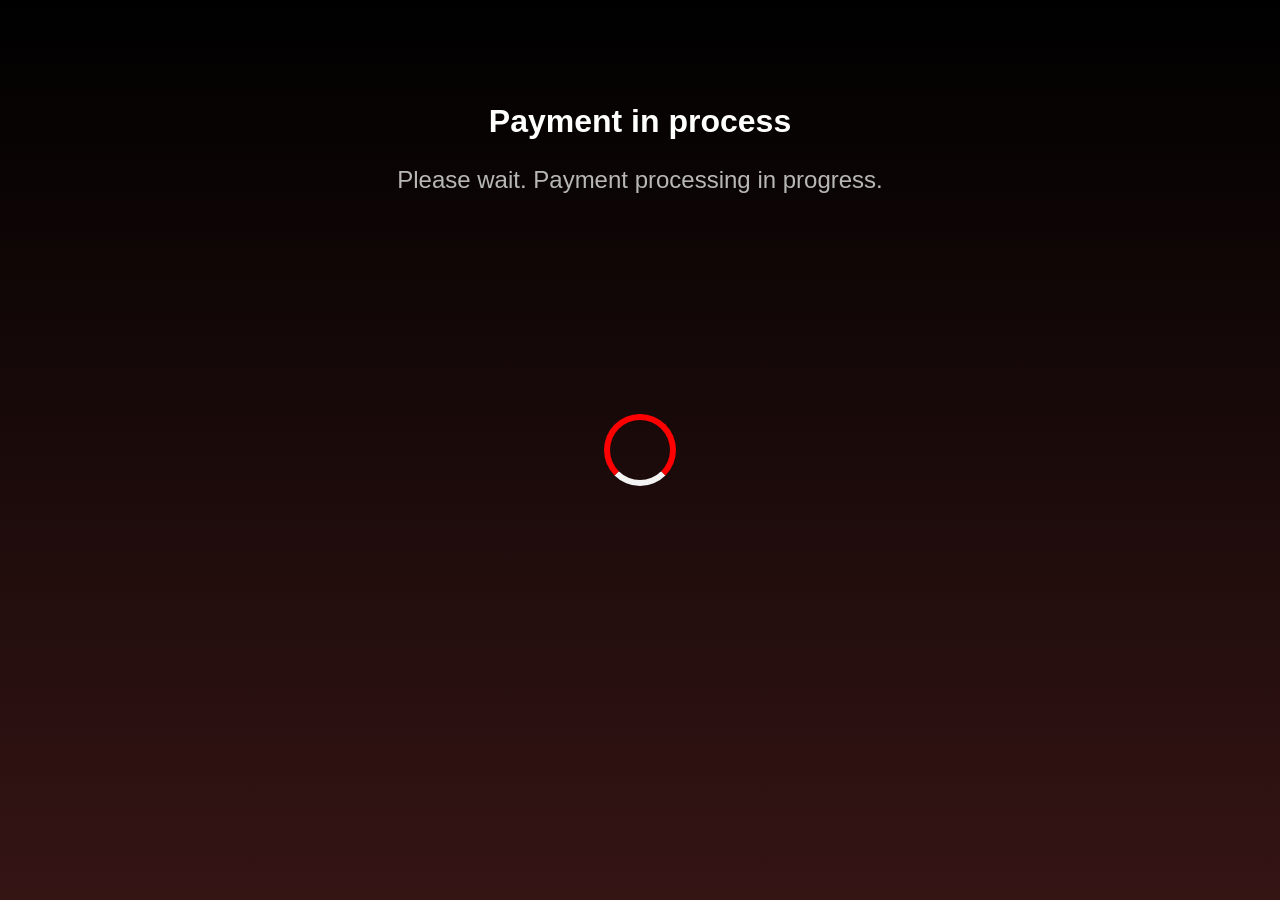
<file: payinprogress/index.html>
<!DOCTYPE html>
<html lang="uk">
<head>
    <meta charset="UTF-8">
    <meta name="viewport" content="width=device-width, initial-scale=1.0">
    <title>Стильний Прелоадер</title>
    <link rel="stylesheet" href="style.css"> </head>
<body>

    <div class="box">
        <h1>Payment in process</h1>
        <h2>Please wait. Payment processing in progress.</h2>
    </div>
    <div class="preloader-container">
        <div class="spinner"></div>
    </div>

</body>
</html>
</file>
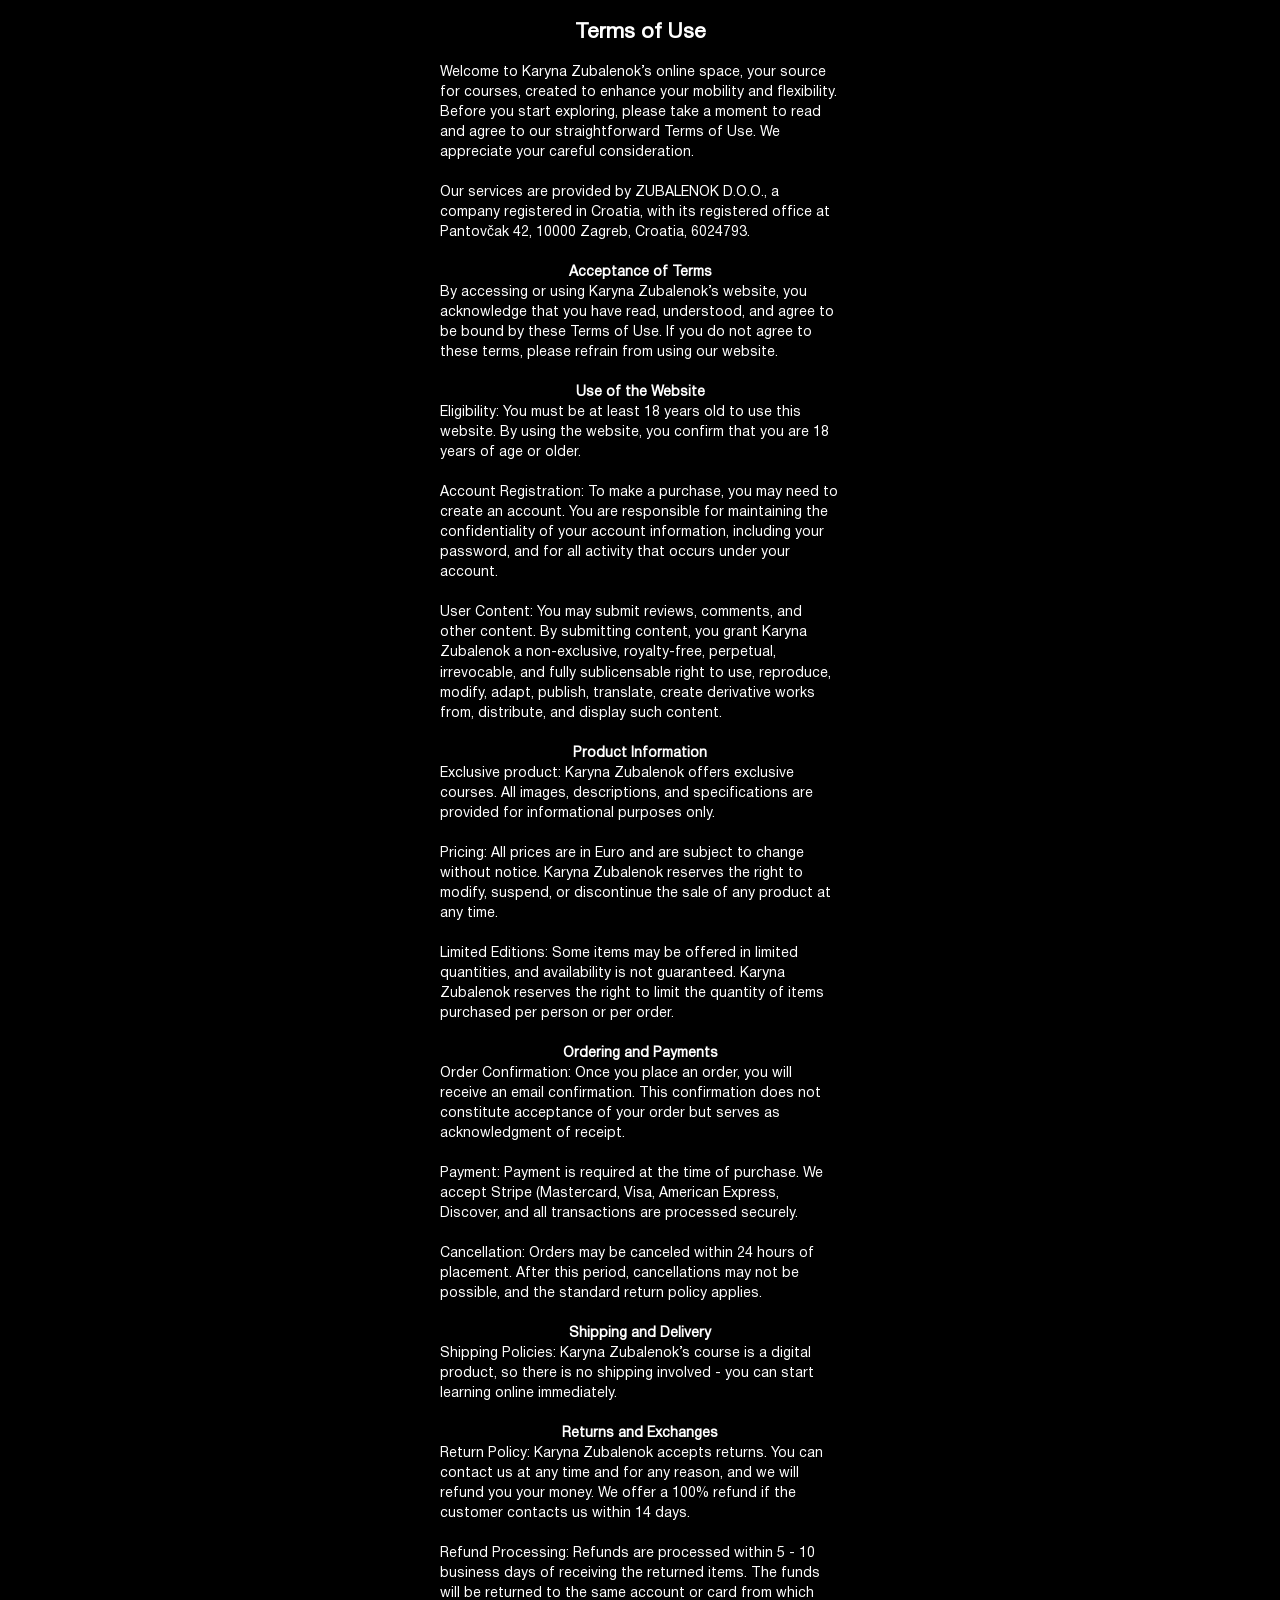
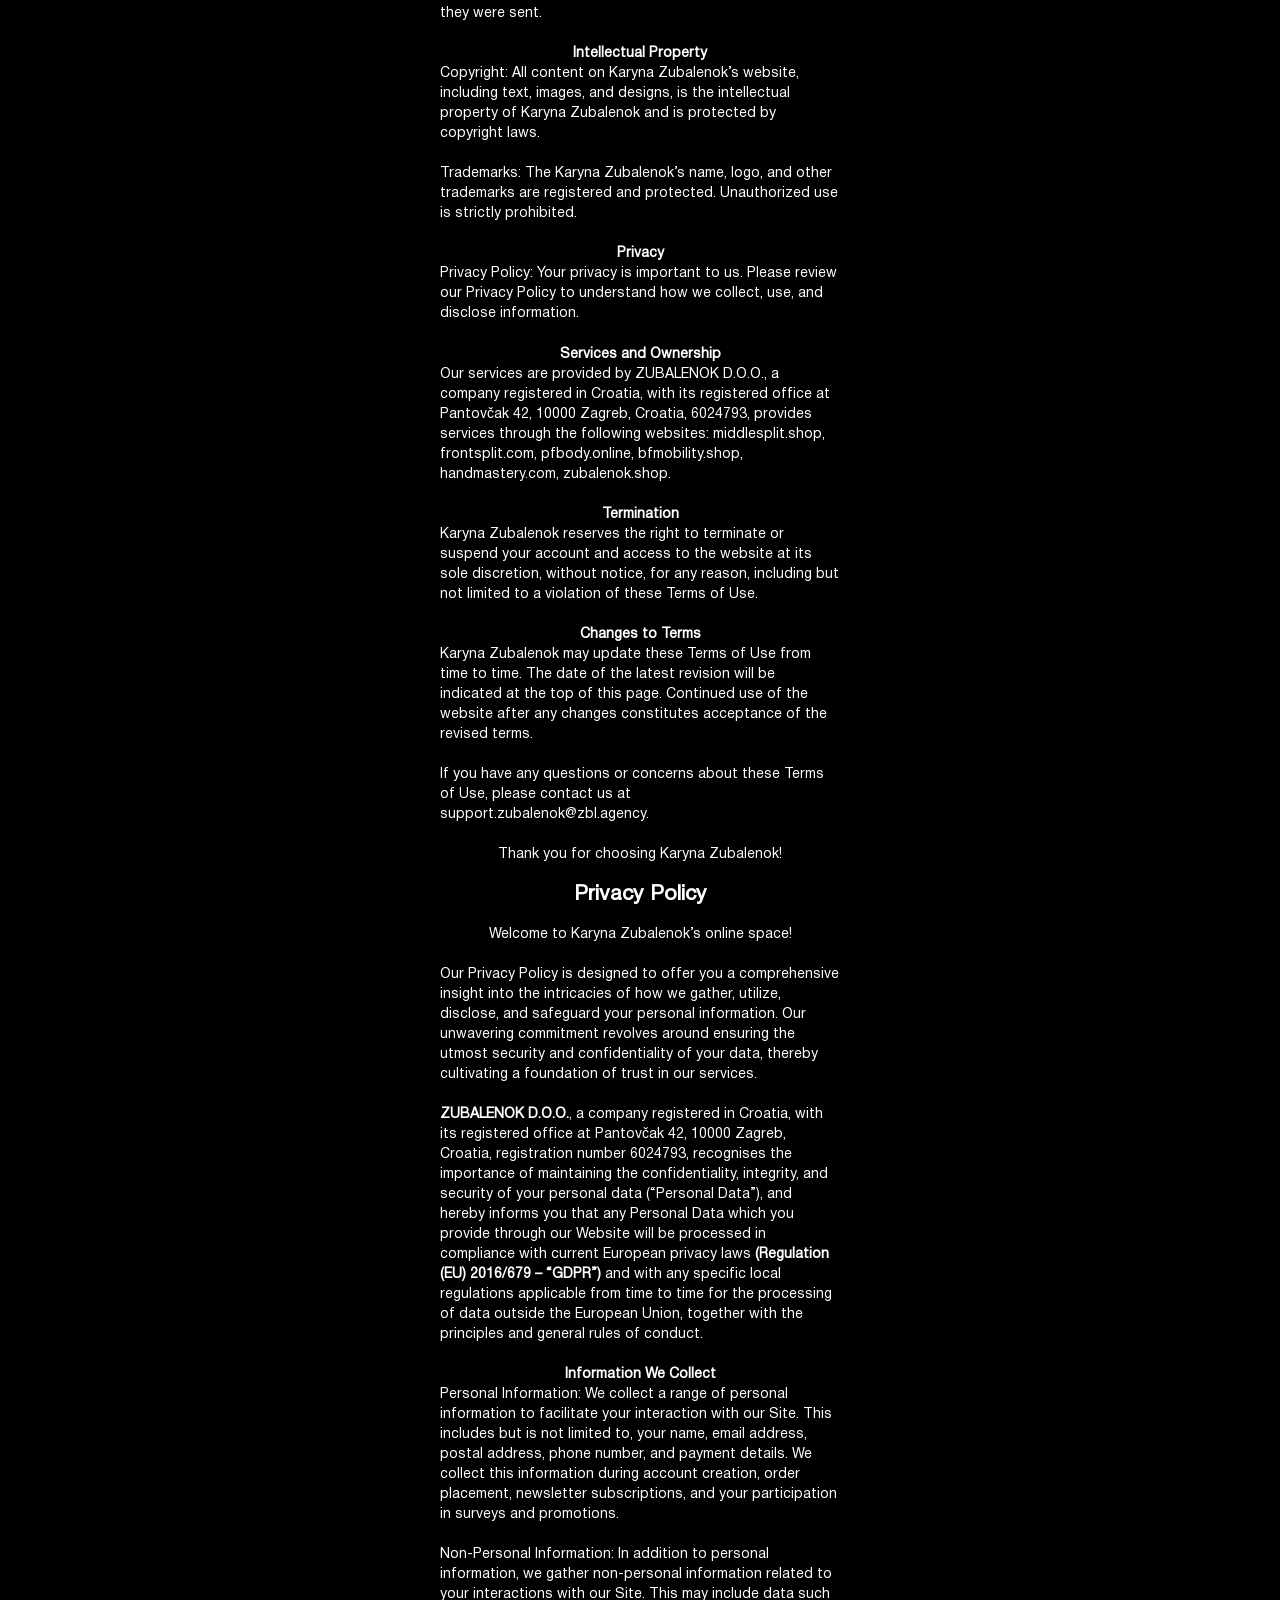
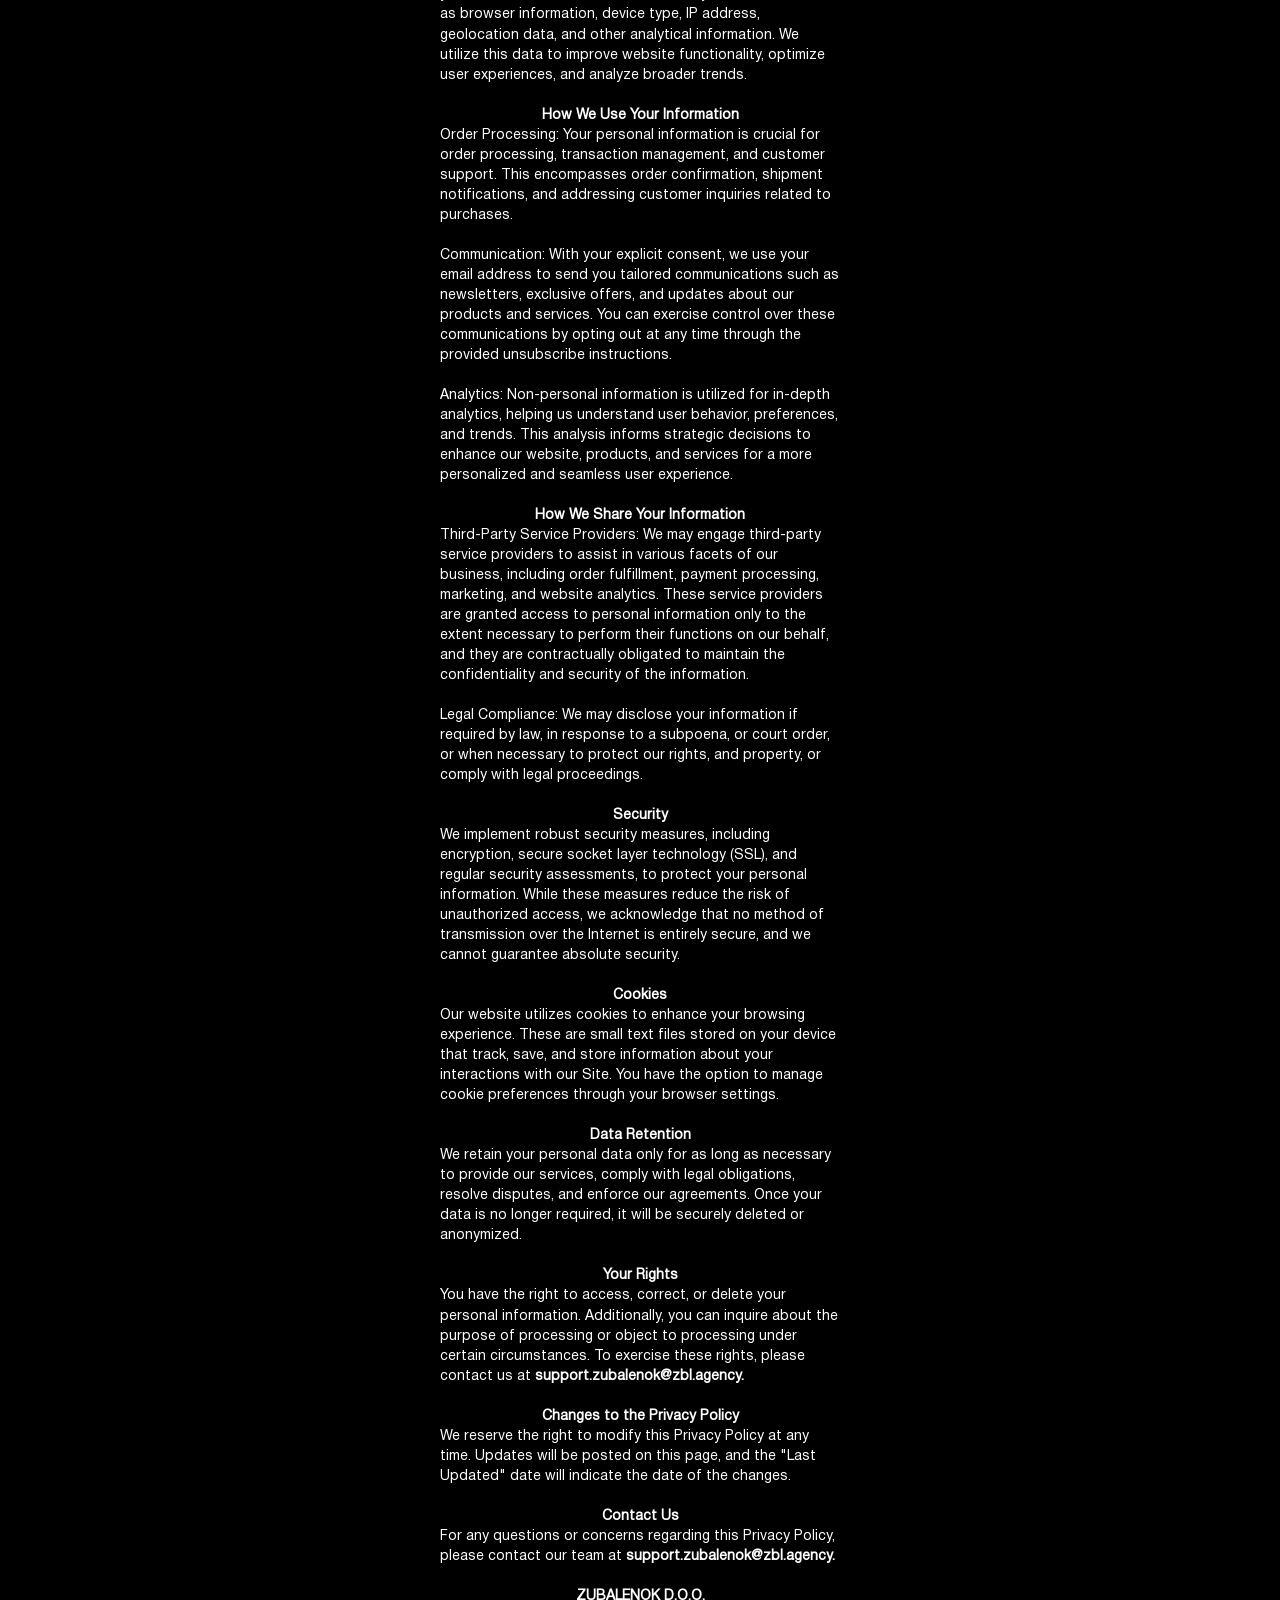
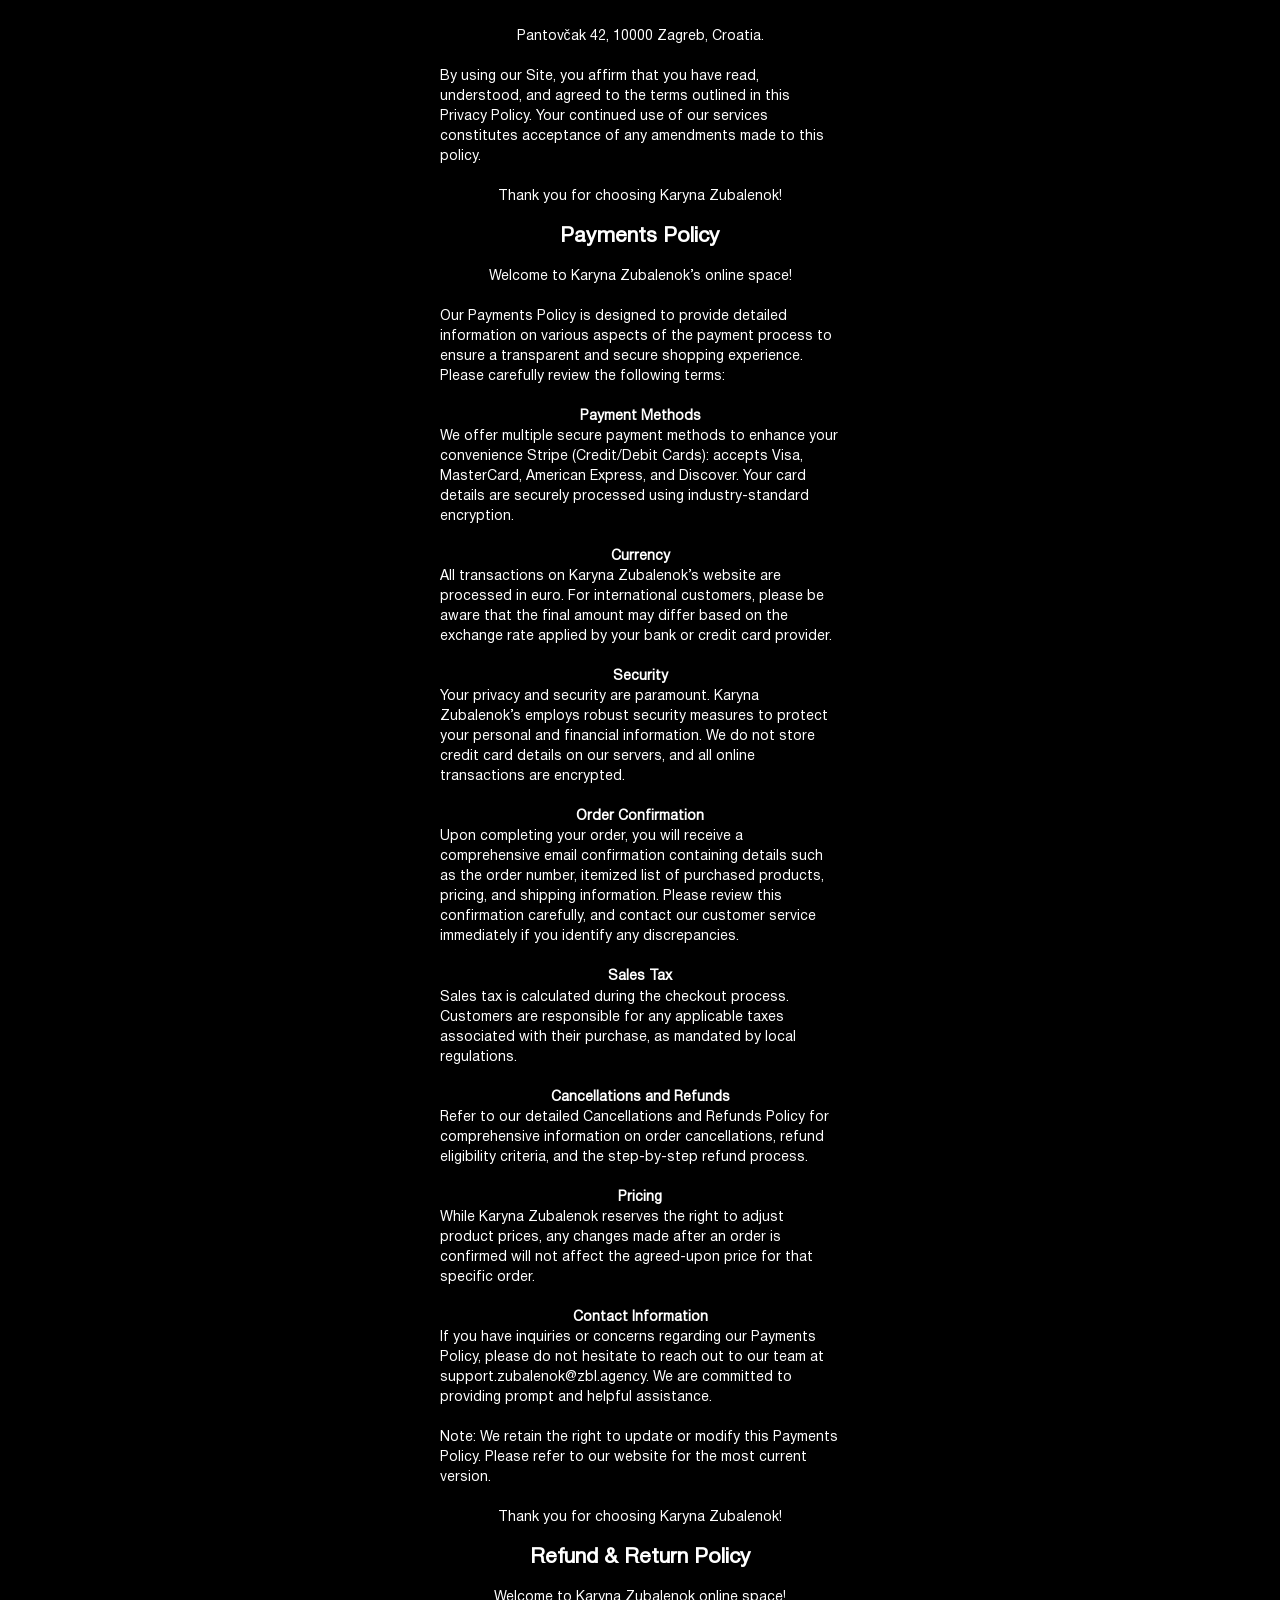
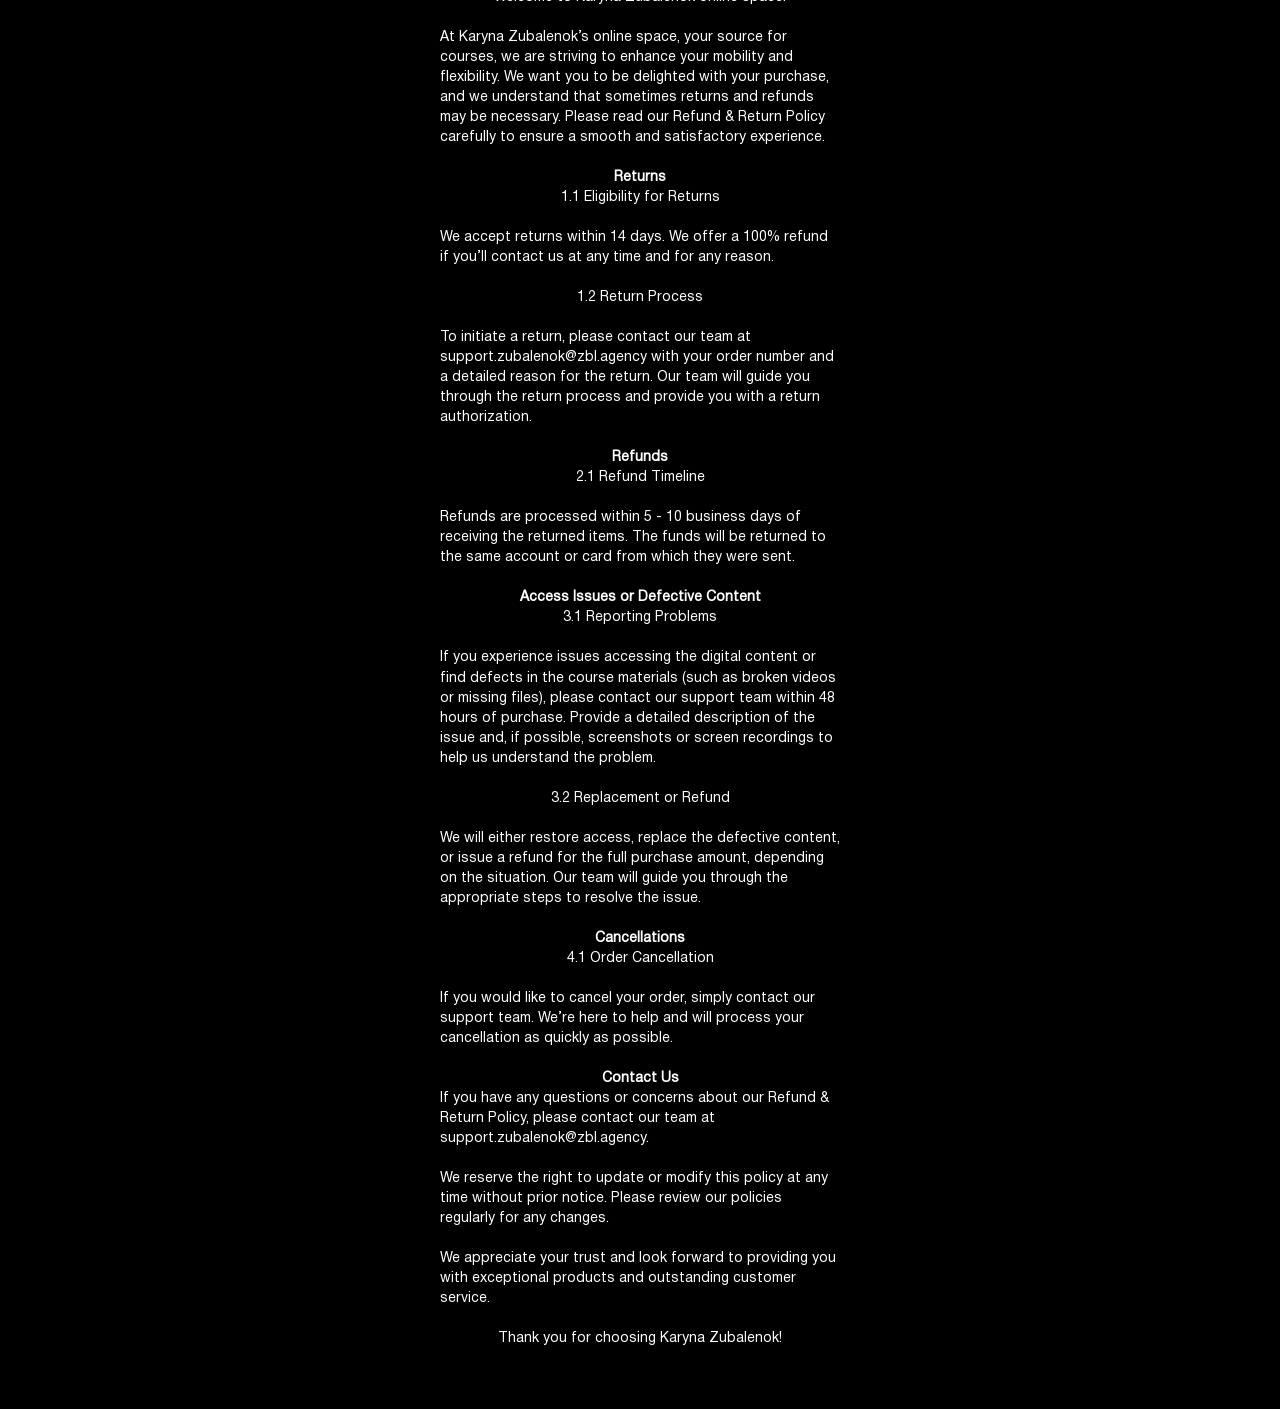
<file: policy/index.html>
<!DOCTYPE html>
<html lang="en">
<head>
    <meta charset="UTF-8">
    <meta name="viewport" content="width=device-width, initial-scale=1.0">
    <link href="https://fonts.googleapis.com/css2?family=Montserrat:wght@250;300;400;500;700&display=swap"
        rel="stylesheet">
    <link href="https://fonts.googleapis.com/css2?family=Forum&display=swap" rel="stylesheet">
    <link rel="stylesheet" href="css/style.css">
    <link rel="stylesheet" href="css/fonts.css">
    <title>Privacy Policy and User Agreement</title>

</head>
<body> 
    <div class="selection">
        <div class="head">
<h2>Terms of Use</h2><br>

<p>Welcome to Karyna Zubalenok’s online space, your source for courses, created to enhance your mobility and flexibility. Before you start exploring, 
please take a moment to read and agree to our straightforward Terms of Use. 
We appreciate your careful consideration.</p><br>
<p>Our services are provided by ZUBALENOK D.O.O., a company registered in Croatia, with its registered 
office at Pantovčak 42, 10000 Zagreb, Croatia, 6024793.</p><br>
<p><strong>Acceptance of Terms</strong></p>
<p>By accessing or using Karyna Zubalenok’s website, you acknowledge that you have read, understood, and agree to be bound by these Terms of Use. 
If you do not agree to these terms, please refrain from using our website.</p><br>

<p><strong>Use of the Website</strong></p>
<p>Eligibility: You must be at least 18 years old to use this website. By using the website, you confirm 
that you are 18 years of age or older.</p><br>

<p>Account Registration: To make a purchase, you may need to create an account. 
You are responsible for maintaining the confidentiality of 
your account information, including your password, and for all activity 
that occurs under your account.</p><br>

<p>User Content: You may submit reviews, comments, and other content. By submitting content, 
you grant Karyna Zubalenok a non-exclusive, royalty-free, perpetual, irrevocable, and fully 
sublicensable right to use, reproduce, modify, adapt, publish, translate, create derivative 
works from, distribute, and display such content.</p><br>

<p><strong>Product Information</strong></p>

<p>Exclusive product: Karyna Zubalenok offers exclusive courses. All images, descriptions, 
and specifications are provided for informational purposes only.</p><br>

<p>Pricing: All prices are in Euro and are subject to change without notice. Karyna Zubalenok 
reserves the right to modify, suspend, or discontinue the sale of any product at any time.</p><br>

<p>Limited Editions: Some items may be offered in limited quantities, and availability is not 
guaranteed. Karyna Zubalenok reserves the right to limit the quantity of items purchased per 
person or per order.</p><br>

<p><strong>Ordering and Payments</strong></p>

<p>Order Confirmation: Once you place an order, you will receive an email confirmation. This confirmation 
does not constitute acceptance of your order but serves as acknowledgment of receipt.</p><br>

<p>Payment: Payment is required at the time of purchase. We accept Stripe (Mastercard, Visa, American Express, 
Discover, and all transactions are processed securely.</p><br>

<p>Cancellation: Orders may be canceled within 24 hours of placement. After this period, cancellations may not 
be possible, and the standard return policy applies.</p><br>

<p><strong>Shipping and Delivery</strong></p>
<p>Shipping Policies: Karyna Zubalenok’s course is  a digital product, so there is no shipping involved - 
you can start learning online immediately.</p><br>

<p><strong>Returns and Exchanges</strong></p>
<p>Return Policy: Karyna Zubalenok accepts returns.  You can contact us at any time and for any reason, and 
we will refund you your money. We offer a 100% refund if the customer contacts us within 14 days.</p><br>

<p>Refund Processing: Refunds are processed within 5 - 10 business days of receiving the 
returned items. The funds will be returned to the same account or card from which they were sent.</p><br>

<p><strong>Intellectual Property</strong></p>

<p>Copyright: All content on Karyna Zubalenok’s website, including text, images, 
and designs, is the intellectual property of Karyna Zubalenok and is protected by copyright laws.</p><br>

<p>Trademarks: The Karyna Zubalenok’s name, logo, 
and other trademarks are registered and protected. Unauthorized use is strictly prohibited.</p><br>

<p><strong>Privacy</strong></p>

<p>Privacy Policy: Your privacy is important to us. Please review our Privacy Policy to 
understand how we collect, use, and disclose information.</p><br>

<p><strong>Services and Ownership</strong></p>

<p>Our services are provided by ZUBALENOK D.O.O., a company registered in Croatia, 
with its registered office at Pantovčak 42, 10000 Zagreb, Croatia, 6024793, provides services 
through the following websites: middlesplit.shop, frontsplit.com, pfbody.online, bfmobility.shop, 
handmastery.com, zubalenok.shop.</p><br>

<p><strong>Termination</strong></p>

<p>Karyna Zubalenok reserves the right to terminate or suspend your account and access to the 
website at its sole discretion, without notice, for any reason, including but not limited to a 
violation of these Terms of Use.</p><br>

<p><strong>Changes to Terms</strong></p>

<p>Karyna Zubalenok may update these Terms of Use from time to time. The date of the latest 
revision will be indicated at the top of this page. Continued use of the website after any 
changes constitutes acceptance of the revised terms.</p><br>

<p>If you have any questions or concerns about these Terms of Use, please contact us at 
support.zubalenok@zbl.agency.</p><br>

<p>Thank you for choosing Karyna Zubalenok!</p><br>

<h2>Privacy Policy</h2><br>

<p>Welcome to Karyna Zubalenok’s online space!</p><br>

<p>Our Privacy Policy is designed to offer you a comprehensive insight into the intricacies 
of how we gather, utilize, disclose, and safeguard your personal information. Our unwavering 
commitment revolves around ensuring the utmost security and confidentiality of your data, thereby 
cultivating a foundation of trust in our services.</p><br>

<p><b>ZUBALENOK D.O.O.</b>, a company registered in Croatia, with its registered office at Pantovčak 42, 
10000 Zagreb, Croatia, registration number 6024793, recognises the importance of maintaining the 
confidentiality, integrity, and security of your personal data (“Personal Data”), and hereby informs 
you that any Personal Data which you provide through our Website will be processed in compliance 
with current European privacy laws <b>(Regulation (EU) 2016/679 – “GDPR”)</b> and with any specific local 
regulations applicable from time to time for the processing of data outside the European Union, 
together with the principles and general rules of conduct.</p><br>

<p><strong>Information We Collect</strong></p>

<p>Personal Information:
We collect a range of personal information to facilitate your interaction with our Site. 
This includes but is not limited to, your name, email address, postal address, phone number, 
and payment details. We collect this information during account creation, order placement, 
newsletter subscriptions, and your participation in surveys and promotions.</p><br>
<p>Non-Personal Information:
In addition to personal information, we gather non-personal information related to your 
interactions with our Site. This may include data such as browser information, device type, 
IP address, geolocation data, and other analytical information. We utilize this data to improve 
website functionality, optimize user experiences, and analyze broader trends.</p><br>

<p><strong>How We Use Your Information</strong></p>
<p>Order Processing:
Your personal information is crucial for order processing, transaction management,
 and customer support. This encompasses order confirmation, shipment notifications, 
 and addressing customer inquiries related to purchases.
</p><br>

<p>Communication:
With your explicit consent, we use your email address to send you tailored communications 
such as newsletters, exclusive offers, and updates about our products and services. 
You can exercise control over these communications by opting out at any time through the 
provided unsubscribe instructions.
</p><br>

<p>Analytics:
Non-personal information is utilized for in-depth analytics, helping us understand user behavior, 
preferences, and trends. This analysis informs strategic decisions to enhance our website, products, 
and services for a more personalized and seamless user experience.</p><br>

<p><strong>How We Share Your Information</strong></p>

<p>Third-Party Service Providers:
We may engage third-party service providers to assist in various facets of our business, 
including order fulfillment, payment processing, marketing, and website analytics. These service 
providers are granted access to personal information only to the extent necessary to perform their 
functions on our behalf, and they are contractually obligated to maintain the confidentiality and 
security of the information.</p><br>

<p>Legal Compliance:
We may disclose your information if required by law, in response to a subpoena, or court order, 
or when necessary to protect our rights, and property, or comply with legal proceedings.</p><br>

<p><strong>Security</strong></p>
<p>We implement robust security measures, including encryption, secure socket layer technology (SSL), 
and regular security assessments, to protect your personal information. While these measures reduce 
the risk of unauthorized access, we acknowledge that no method of transmission over the Internet is 
entirely secure, and we cannot guarantee absolute security.</p><br>

<p><strong>Cookies</strong></p>
<p>Our website utilizes cookies to enhance your browsing experience. These are small text files 
stored on your device that track, save, and store information about your interactions with our Site. 
You have the option to manage cookie preferences through your browser settings.</p><br>

<p><strong>Data Retention</strong></p>
<p>We retain your personal data only for as long as necessary to provide our services, comply 
with legal obligations, resolve disputes, and enforce our agreements. Once your data is no longer 
required, it will be securely deleted or anonymized.</p><br>

<p><strong>Your Rights</strong></p>
<p>You have the right to access, correct, or delete your personal information. Additionally,
you can inquire about the purpose of processing or object to processing under certain circumstances. 
To exercise these rights, please contact us at <b>support.zubalenok@zbl.agency.</b></p><br>

<p><strong>Changes to the Privacy Policy</strong></p>
<p>We reserve the right to modify this Privacy Policy at any time. Updates will be posted on this page, and the 
"Last Updated" date will indicate the date of the changes.</p><br>

<p><strong>Contact Us</strong></p>
<p>For any questions or concerns regarding this Privacy Policy, please contact our team at 
<b>support.zubalenok@zbl.agency.</b></p><br>

<p><b>ZUBALENOK D.O.O.</b></p><br>

<p>Pantovčak 42, 10000 Zagreb, Croatia.</p><br>
<p>By using our Site, you affirm that you have read, understood, and agreed to the terms 
outlined in this Privacy Policy. Your continued use of our services constitutes acceptance of 
any amendments made to this policy.</p><br>

<p>Thank you for choosing Karyna Zubalenok!</p><br>

<h2>Payments Policy</h2><br>

<p>Welcome to Karyna Zubalenok’s online space!</p><br>
<p>Our Payments Policy is designed to provide detailed information on various aspects of 
the payment process to ensure a transparent and secure shopping experience. Please carefully 
review the following terms:</p><br>

<p><strong>Payment Methods</strong></p>
<p>We offer multiple secure payment methods to enhance your convenience Stripe (Credit/Debit Cards): 
accepts Visa, MasterCard, American Express, and Discover. Your card details are securely processed 
using industry-standard encryption.</p><br>

<p><strong>Currency</strong></p>
<p>All transactions on Karyna Zubalenok’s website are processed in euro. For international customers, 
please be aware that the final amount may differ based on the exchange rate applied by your bank or 
credit card provider.</p><br>

<p><strong>Security</strong></p>
<p>Your privacy and security are paramount. Karyna Zubalenok’s employs robust security measures to 
protect your personal and financial information. We do not store credit card details on our servers, 
and all online transactions are encrypted.</p><br>

<p><strong>Order Confirmation</strong></p>
<p>Upon completing your order, you will receive a comprehensive email confirmation containing 
details such as the order number, itemized list of purchased products, pricing, and shipping 
information. Please review this confirmation carefully, and contact our customer service 
immediately if you identify any discrepancies.</p><br>

<p><strong>Sales Tax</strong></p>
<p>Sales tax is calculated during the checkout process. Customers are responsible for any 
applicable taxes associated with their purchase, as mandated by local regulations.</p><br>

<p><strong>Cancellations and Refunds</strong></p>
<p>Refer to our detailed Cancellations and Refunds Policy for comprehensive information on order 
cancellations, refund eligibility criteria, and the step-by-step refund process.</p><br>

<p><strong>Pricing</strong></p>
<p>While Karyna Zubalenok reserves the right to adjust product prices, any changes made after an order
 is confirmed will not affect the agreed-upon price for that specific order.</p><br>
 
<p><strong>Contact Information</strong></p>
<p>If you have inquiries or concerns regarding our Payments Policy, please do not hesitate to reach out 
 to our team at support.zubalenok@zbl.agency. We are committed to providing prompt and helpful 
 assistance.</p><br>
 
 <p>Note: We retain the right to update or modify this Payments Policy. Please refer to our website for 
  the most current version.</p><br>
  
<p>Thank you for choosing Karyna Zubalenok!</p><br>

<h2>Refund & Return Policy</h2><br>

<p>Welcome to Karyna Zubalenok online space!</p><br>
<p>At Karyna Zubalenok’s online space, your source for courses, we are striving to enhance your 
mobility and flexibility. We want you to be delighted with your purchase, and we understand that 
sometimes returns and refunds may be necessary. Please read our Refund & Return Policy carefully 
to ensure a smooth and satisfactory experience.</p><br>

<p><strong>Returns</strong></p>

<p>1.1 Eligibility for Returns</p><br>
<p>We accept returns within 14 days. We offer a 100% refund if you’ll contact us at any 
time and for any reason.</p><br>

<p>1.2 Return Process</p><br>
<p>To initiate a return, please contact our team at support.zubalenok@zbl.agency with your 
order number and a detailed reason for the return. Our team will guide you through the return 
process and provide you with a return authorization.</p><br>

<p><strong>Refunds</strong></p>
<p>2.1 Refund Timeline</p><br>
<p>Refunds are processed within 5 - 10 business days of receiving the returned items. The funds will be 
returned to the same account or card from which they were sent.</p><br>

<p><strong>Access Issues or Defective Content</strong></p>
<p>3.1 Reporting Problems</p><br>
<p>If you experience issues accessing the digital content or find defects in the course materials 
(such as broken videos or missing files), please contact our support team within 48 hours of purchase. 
Provide a detailed description of the issue and, if possible, screenshots or screen recordings to 
help us understand the problem.</p><br>
<p>3.2 Replacement or Refund</p><br>
<p>We will either restore access, replace the defective content, or issue a refund for the full 
purchase amount, depending on the situation. Our team will guide you through the appropriate steps 
to resolve the issue.</p><br>

<p><strong>Cancellations</strong></p>
<p>4.1 Order Cancellation</p><br>
<p>If you would like to cancel your order, simply contact our support team. We’re here to help and will 
process your cancellation as quickly as possible.</p><br>

<p><strong>Contact Us</strong></p>
<p>If you have any questions or concerns about our Refund & Return Policy, please contact our team at 
support.zubalenok@zbl.agency.</p><br>
<p>We reserve the right to update or modify this policy at any time without prior notice. Please review our 
policies regularly for any changes.</p><br>
<p>We appreciate your trust and look forward to providing you with exceptional products and outstanding customer 
service.</p><br>
<p>Thank you for choosing Karyna Zubalenok!</p><br>

</body>
</html>
</file>
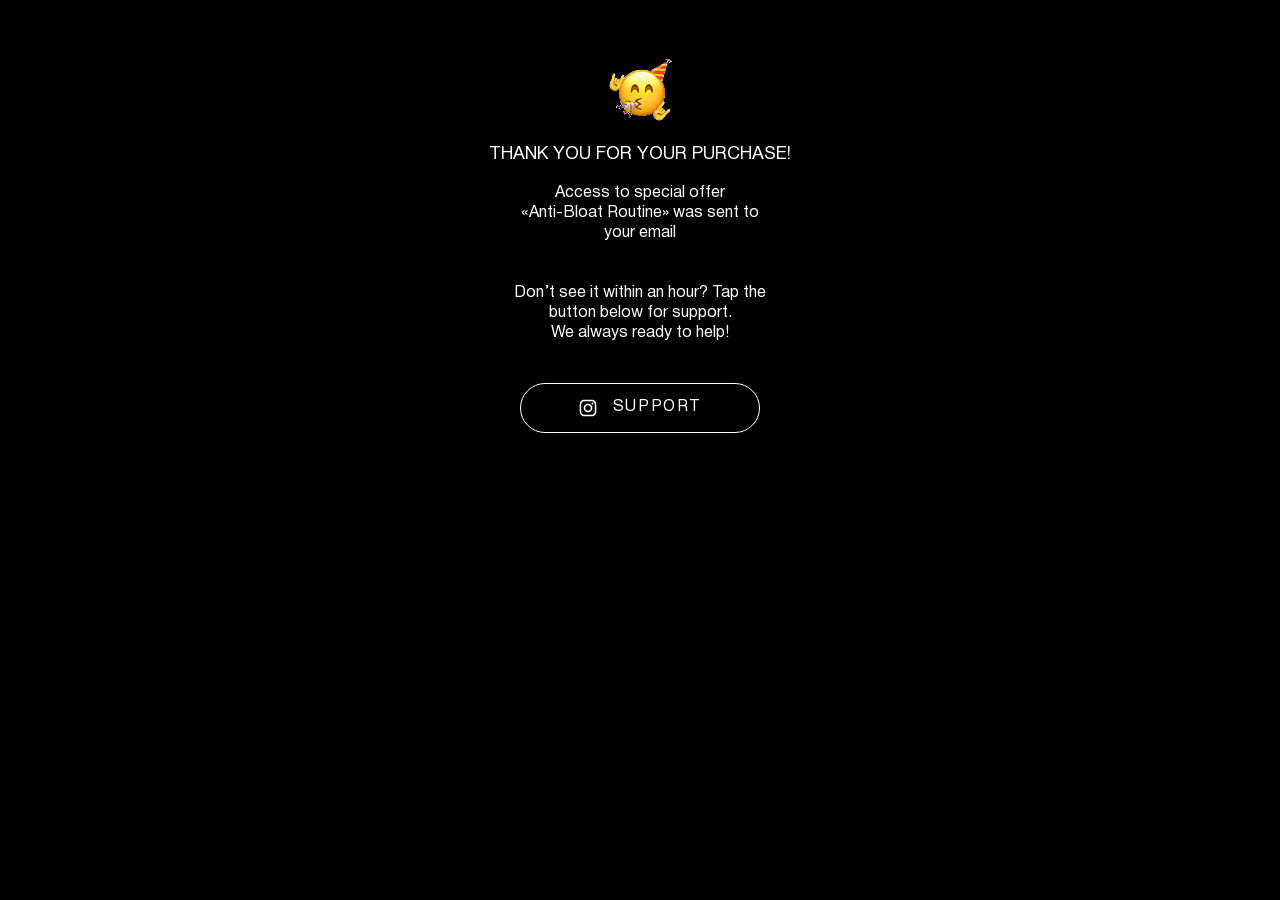
<file: thankyoupageoto/index.html>
<!DOCTYPE html>
<html lang="en">
<head>
    <!-- Google tag (gtag.js) -->
<script async src="https://www.googletagmanager.com/gtag/js?id=G-T4TBS1BHYB"></script>
<script>
  window.dataLayer = window.dataLayer || [];
  function gtag(){dataLayer.push(arguments);}
  gtag('js', new Date());

  gtag('config', 'G-T4TBS1BHYB');
</script>
<script>
  gtag('event', 'purchase', {
    transaction_id: 'T0007',   
    value: 5.00,
    currency: 'EUR',
    items: [
      {
        item_id: 'Begmbility_OTO',   
        item_name: 'Begmbility_OTO', 
        price: 5.00,
        quantity: 1
      }
    ]
  });
</script>
    <meta charset="UTF-8">
    <meta name="viewport" content="width=device-width, initial-scale=1.0">
    <link href="https://fonts.googleapis.com/css2?family=Montserrat:wght@250;300;400;500;700&display=swap"
        rel="stylesheet">
    <link href="https://fonts.googleapis.com/css2?family=Forum&display=swap" rel="stylesheet">
    <link rel="stylesheet" href="css/style.css">
    <link rel="stylesheet" href="css/fonts.css">
    <title>Thank you for your purchase!</title>

</head>
<body> 
    <div class="selection">

        <div class="head">
          <img src="./images/success.png" alt="">
        <p class="head-text">Thank you for your purchase!</p>
        <p class="head-second-text">Access to special offer<br> «Anti-Bloat Routine» was sent to <br>your email</p>
        <p class="head-second-text">Don’t see it within an hour? Tap the<br> button below for support.<br> We always ready to help!</p>
        <a href="https://www.instagram.com/zubalenok.team"><div class="header-btn">
          <svg width="20" height="20" viewBox="0 0 20 20" fill="none" xmlns="http://www.w3.org/2000/svg">
            <path d="M14.4498 4.55008C14.2521 4.55008 14.0587 4.60873 13.8943 4.71861C13.7298 4.82849 13.6016 4.98467 13.526 5.1674C13.4503 5.35012 13.4305 5.55119 13.4691 5.74517C13.5076 5.93915 13.6029 6.11734 13.7427 6.25719C13.8826 6.39704 14.0608 6.49228 14.2547 6.53087C14.4487 6.56945 14.6498 6.54965 14.8325 6.47396C15.0152 6.39827 15.1714 6.2701 15.2813 6.10565C15.3912 5.9412 15.4498 5.74786 15.4498 5.55008C15.4498 5.28486 15.3445 5.03051 15.1569 4.84297C14.9694 4.65544 14.7151 4.55008 14.4498 4.55008ZM18.2832 6.56675C18.267 5.87533 18.1375 5.19125 17.8998 4.54175C17.6879 3.98603 17.3582 3.48281 16.9332 3.06675C16.5205 2.6396 16.0161 2.3119 15.4582 2.10841C14.8104 1.86355 14.1255 1.73109 13.4332 1.71675C12.5498 1.66675 12.2665 1.66675 9.99984 1.66675C7.73317 1.66675 7.44984 1.66675 6.5665 1.71675C5.87413 1.73109 5.18929 1.86355 4.5415 2.10841C3.98457 2.31396 3.48062 2.64138 3.0665 3.06675C2.63936 3.4794 2.31165 3.98378 2.10817 4.54175C1.8633 5.18953 1.73085 5.87437 1.7165 6.56675C1.6665 7.45008 1.6665 7.73341 1.6665 10.0001C1.6665 12.2667 1.6665 12.5501 1.7165 13.4334C1.73085 14.1258 1.8633 14.8106 2.10817 15.4584C2.31165 16.0164 2.63936 16.5208 3.0665 16.9334C3.48062 17.3588 3.98457 17.6862 4.5415 17.8917C5.18929 18.1366 5.87413 18.2691 6.5665 18.2834C7.44984 18.3334 7.73317 18.3334 9.99984 18.3334C12.2665 18.3334 12.5498 18.3334 13.4332 18.2834C14.1255 18.2691 14.8104 18.1366 15.4582 17.8917C16.0161 17.6883 16.5205 17.3606 16.9332 16.9334C17.36 16.5189 17.6901 16.0152 17.8998 15.4584C18.1375 14.8089 18.267 14.1248 18.2832 13.4334C18.2832 12.5501 18.3332 12.2667 18.3332 10.0001C18.3332 7.73341 18.3332 7.45008 18.2832 6.56675ZM16.7832 13.3334C16.7771 13.8624 16.6813 14.3865 16.4998 14.8834C16.3668 15.2461 16.1531 15.5738 15.8748 15.8417C15.6045 16.1172 15.2775 16.3304 14.9165 16.4667C14.4196 16.6482 13.8955 16.744 13.3665 16.7501C12.5332 16.7917 12.2248 16.8001 10.0332 16.8001C7.8415 16.8001 7.53317 16.8001 6.69984 16.7501C6.15058 16.7604 5.60367 16.6758 5.08317 16.5001C4.73799 16.3568 4.42597 16.1441 4.1665 15.8751C3.88991 15.6074 3.67887 15.2794 3.54984 14.9167C3.34638 14.4127 3.23354 13.8767 3.2165 13.3334C3.2165 12.5001 3.1665 12.1917 3.1665 10.0001C3.1665 7.80841 3.1665 7.50008 3.2165 6.66675C3.22024 6.12596 3.31896 5.59004 3.50817 5.08341C3.65488 4.73167 3.88006 4.41813 4.1665 4.16675C4.41968 3.88022 4.73258 3.65266 5.08317 3.50008C5.59113 3.31678 6.1265 3.22098 6.6665 3.21675C7.49984 3.21675 7.80817 3.16675 9.99984 3.16675C12.1915 3.16675 12.4998 3.16675 13.3332 3.21675C13.8621 3.22282 14.3863 3.31862 14.8832 3.50008C15.2619 3.64062 15.6017 3.86912 15.8748 4.16675C16.1479 4.42273 16.3613 4.73569 16.4998 5.08341C16.685 5.59086 16.7809 6.12656 16.7832 6.66675C16.8248 7.50008 16.8332 7.80841 16.8332 10.0001C16.8332 12.1917 16.8248 12.5001 16.7832 13.3334ZM9.99984 5.72508C9.15468 5.72673 8.32897 5.97885 7.62705 6.4496C6.92513 6.92034 6.37849 7.58858 6.0562 8.36988C5.73391 9.15117 5.65044 10.0105 5.81633 10.8392C5.98222 11.6679 6.39003 12.4289 6.98823 13.0259C7.58643 13.6229 8.34818 14.0293 9.17722 14.1935C10.0063 14.3578 10.8654 14.2727 11.6461 13.9489C12.4267 13.6251 13.0939 13.0771 13.5633 12.3743C14.0327 11.6714 14.2832 10.8452 14.2832 10.0001C14.2843 9.43767 14.1742 8.88059 13.9592 8.36088C13.7442 7.84117 13.4286 7.36909 13.0306 6.97179C12.6325 6.57449 12.1598 6.25981 11.6397 6.04586C11.1195 5.8319 10.5622 5.72288 9.99984 5.72508ZM9.99984 12.7751C9.45099 12.7751 8.91448 12.6123 8.45813 12.3074C8.00178 12.0025 7.6461 11.5691 7.43607 11.062C7.22604 10.555 7.17108 9.997 7.27816 9.45871C7.38523 8.92041 7.64952 8.42595 8.03762 8.03786C8.42571 7.64977 8.92016 7.38548 9.45846 7.2784C9.99676 7.17133 10.5547 7.22628 11.0618 7.43632C11.5688 7.64635 12.0022 8.00203 12.3072 8.45837C12.6121 8.91472 12.7748 9.45124 12.7748 10.0001C12.7748 10.3645 12.7031 10.7253 12.5636 11.062C12.4241 11.3987 12.2197 11.7046 11.9621 11.9623C11.7044 12.22 11.3985 12.4244 11.0618 12.5638C10.7251 12.7033 10.3643 12.7751 9.99984 12.7751Z" fill="white" />
          </svg>
          <p>support</p>
        </div></a>
        
</div>

</body>
</html>
</file>
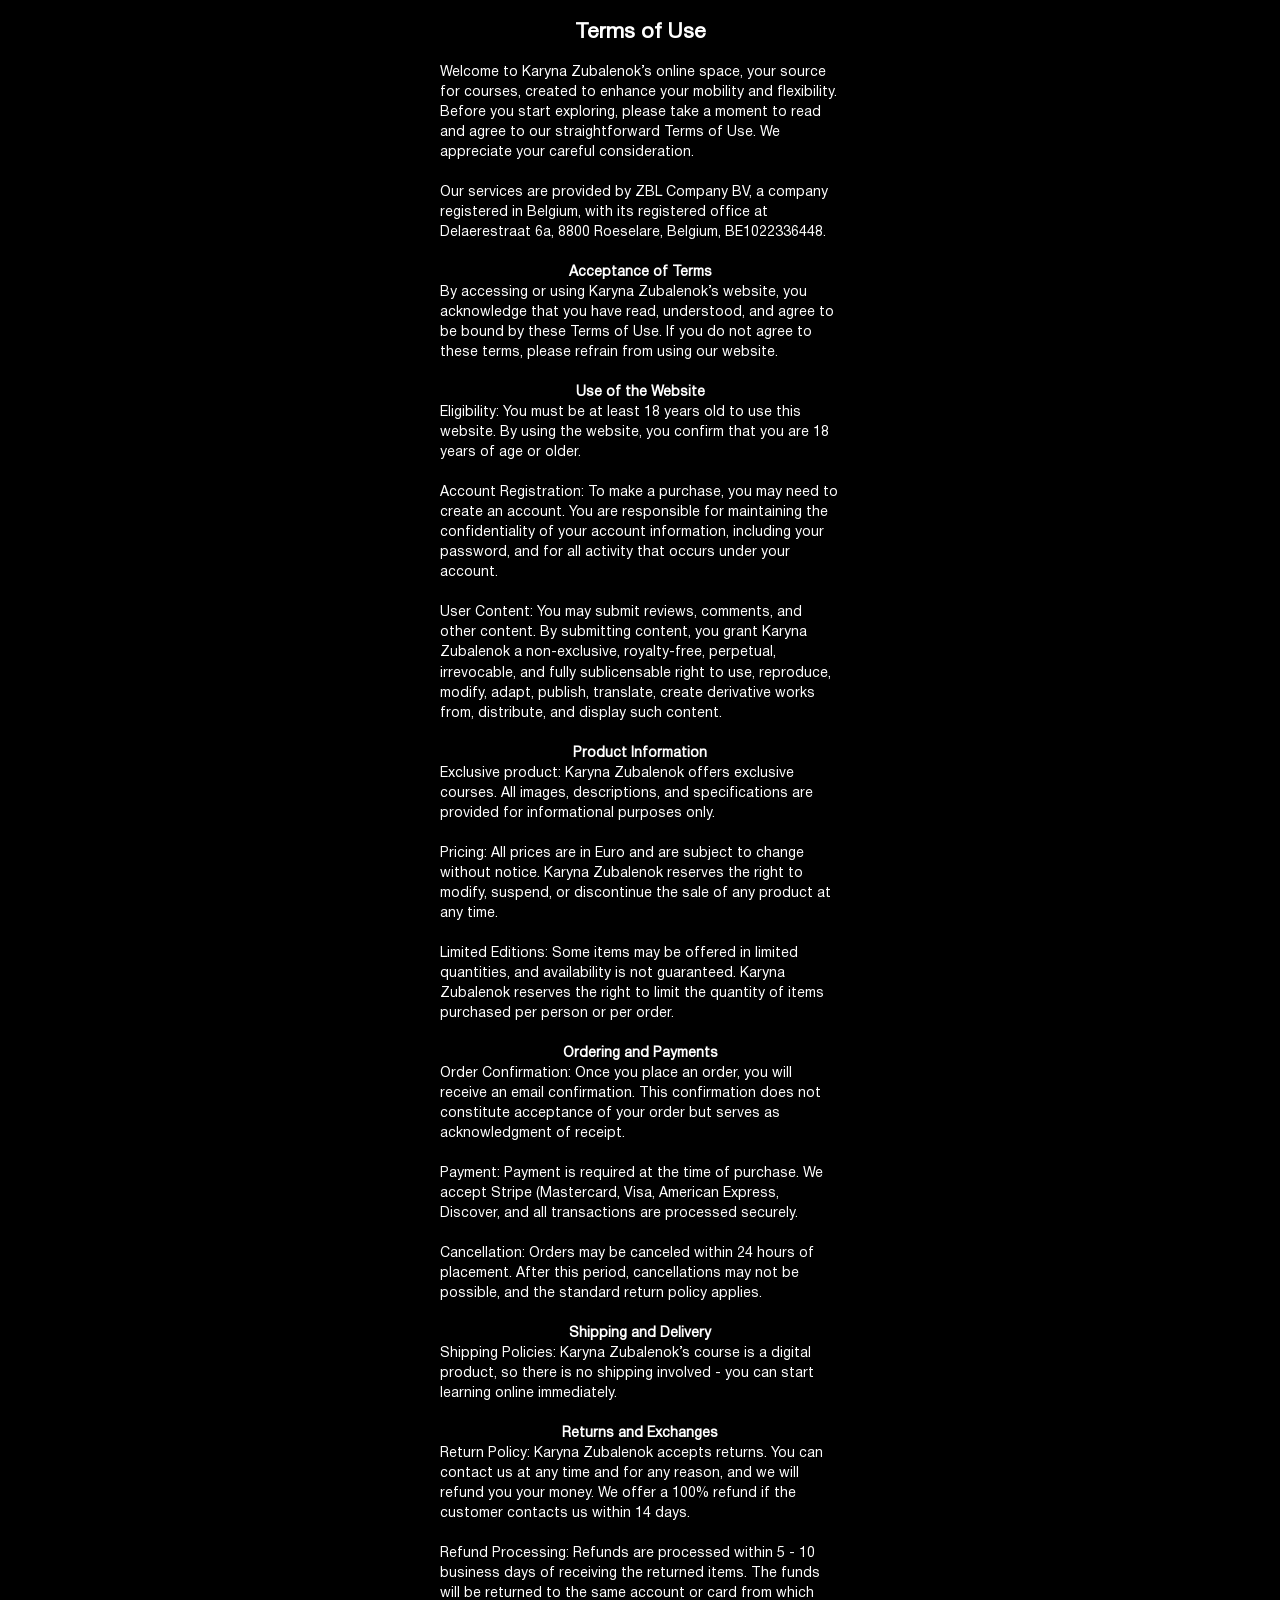
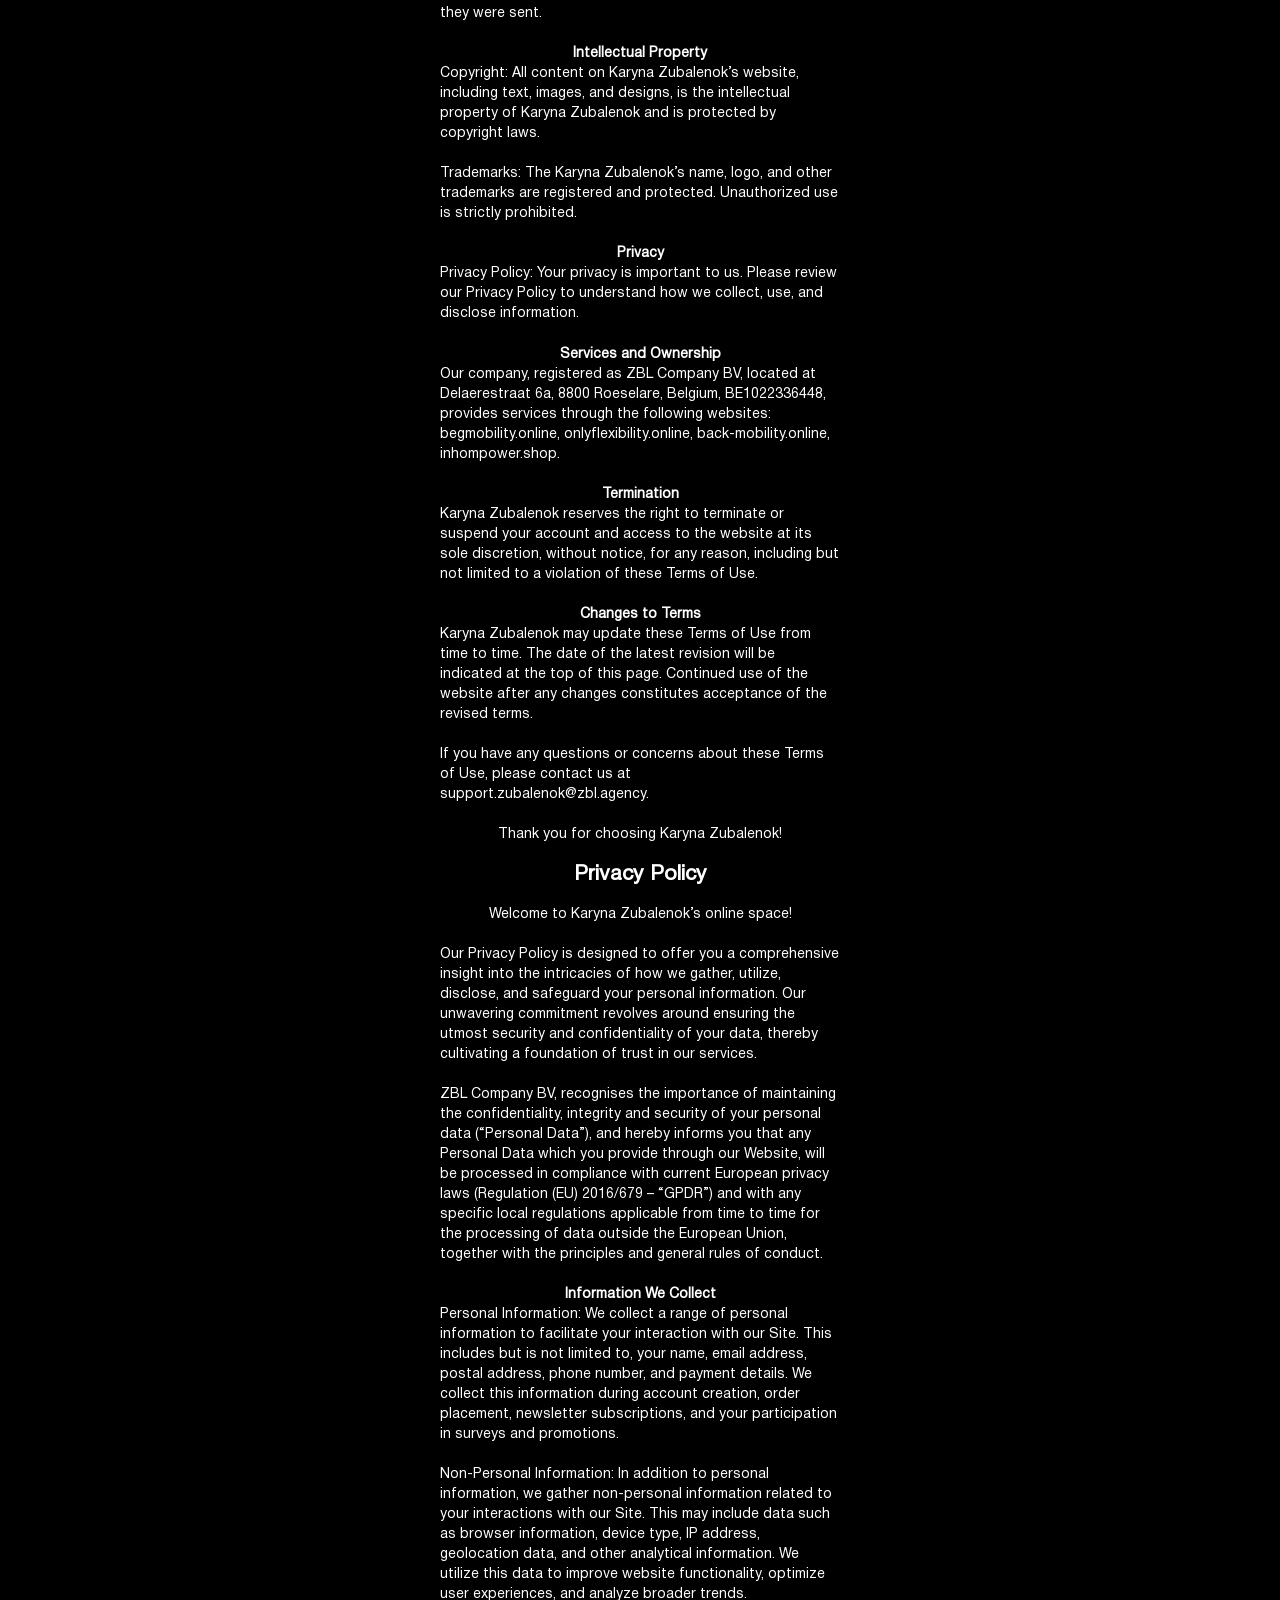
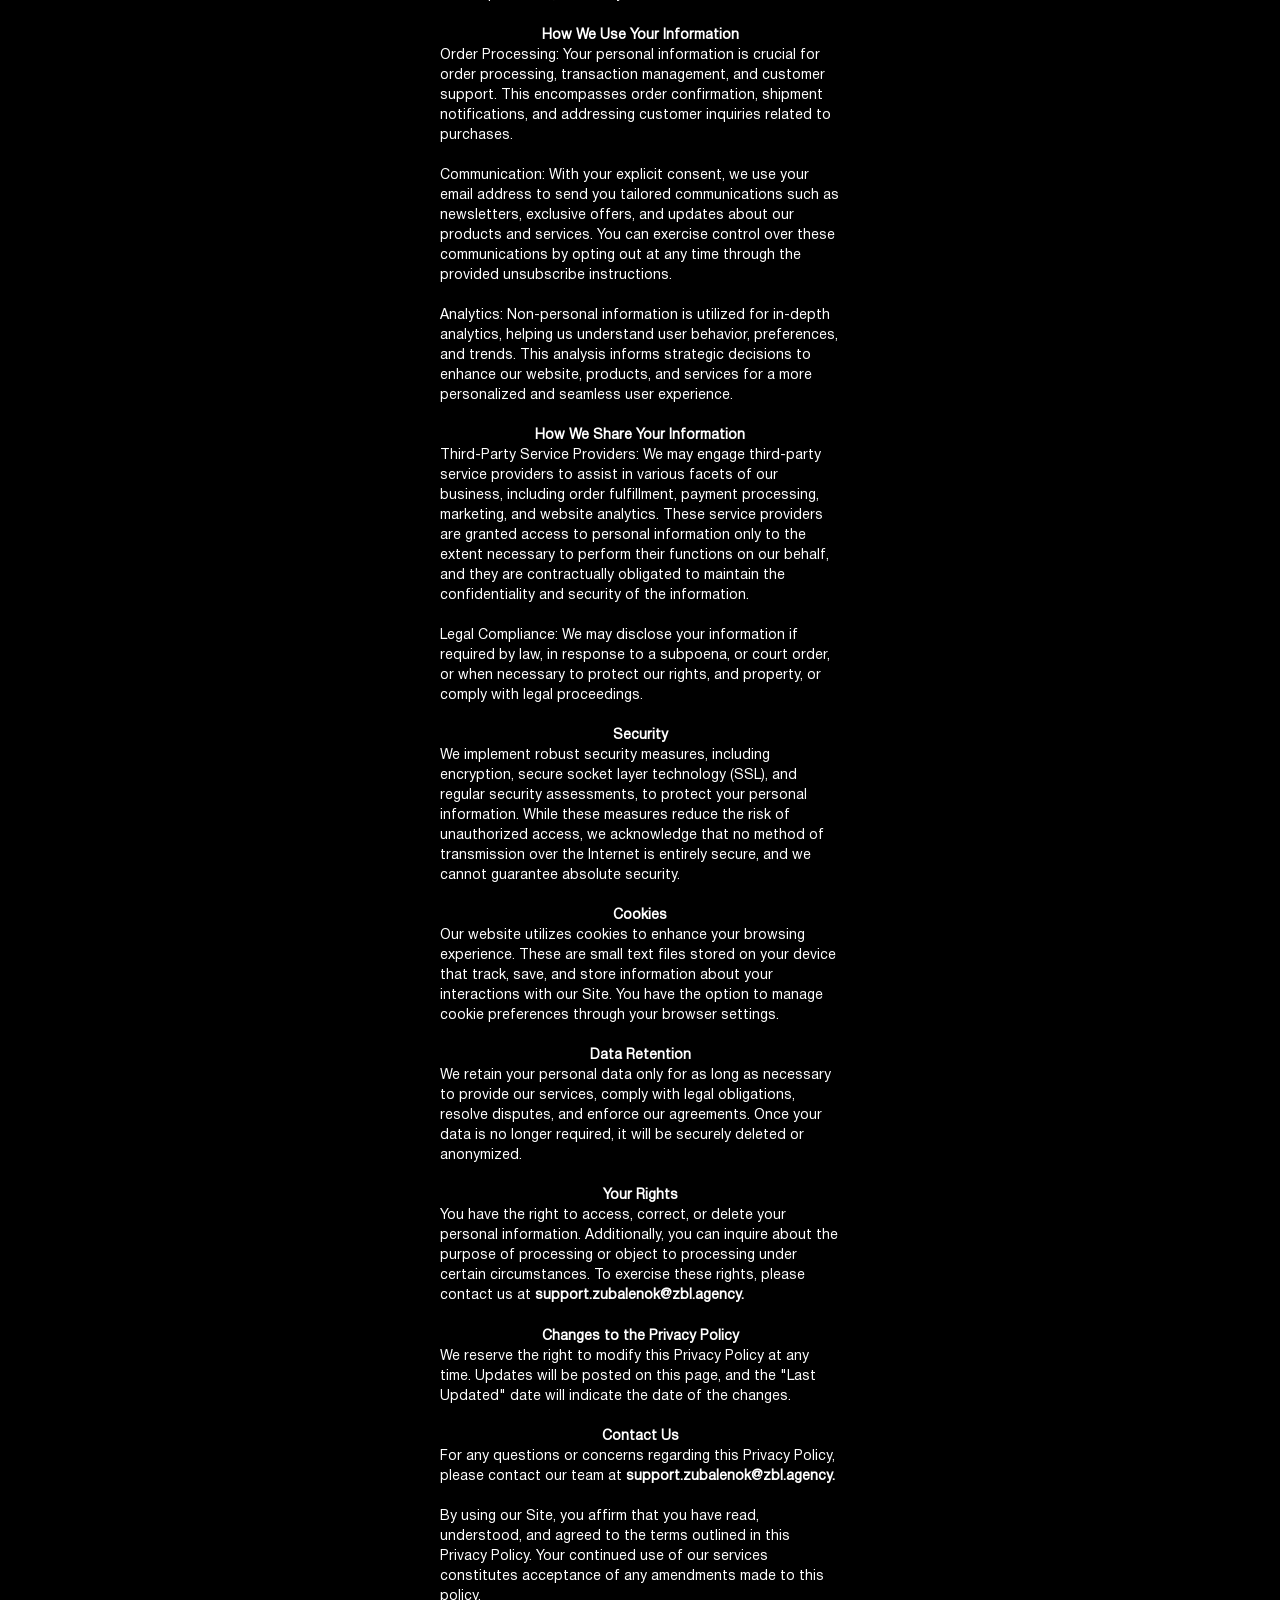
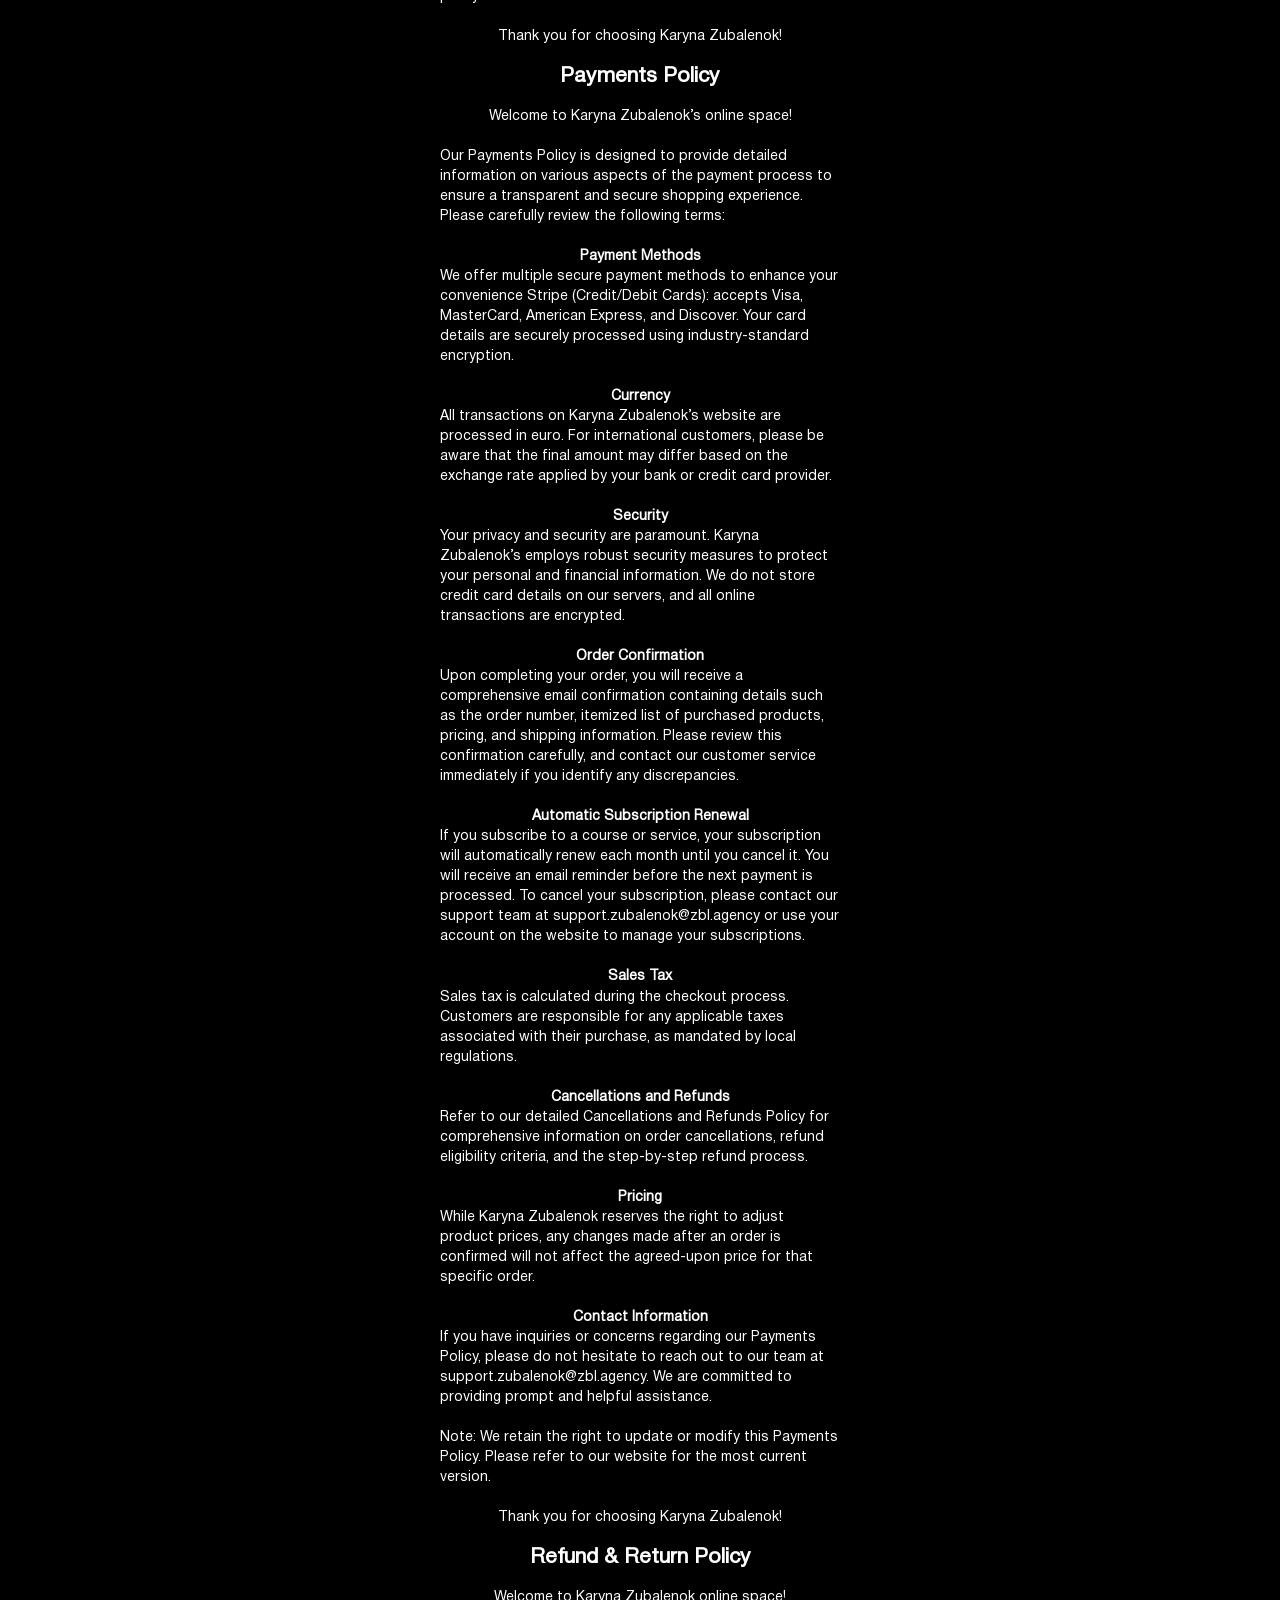
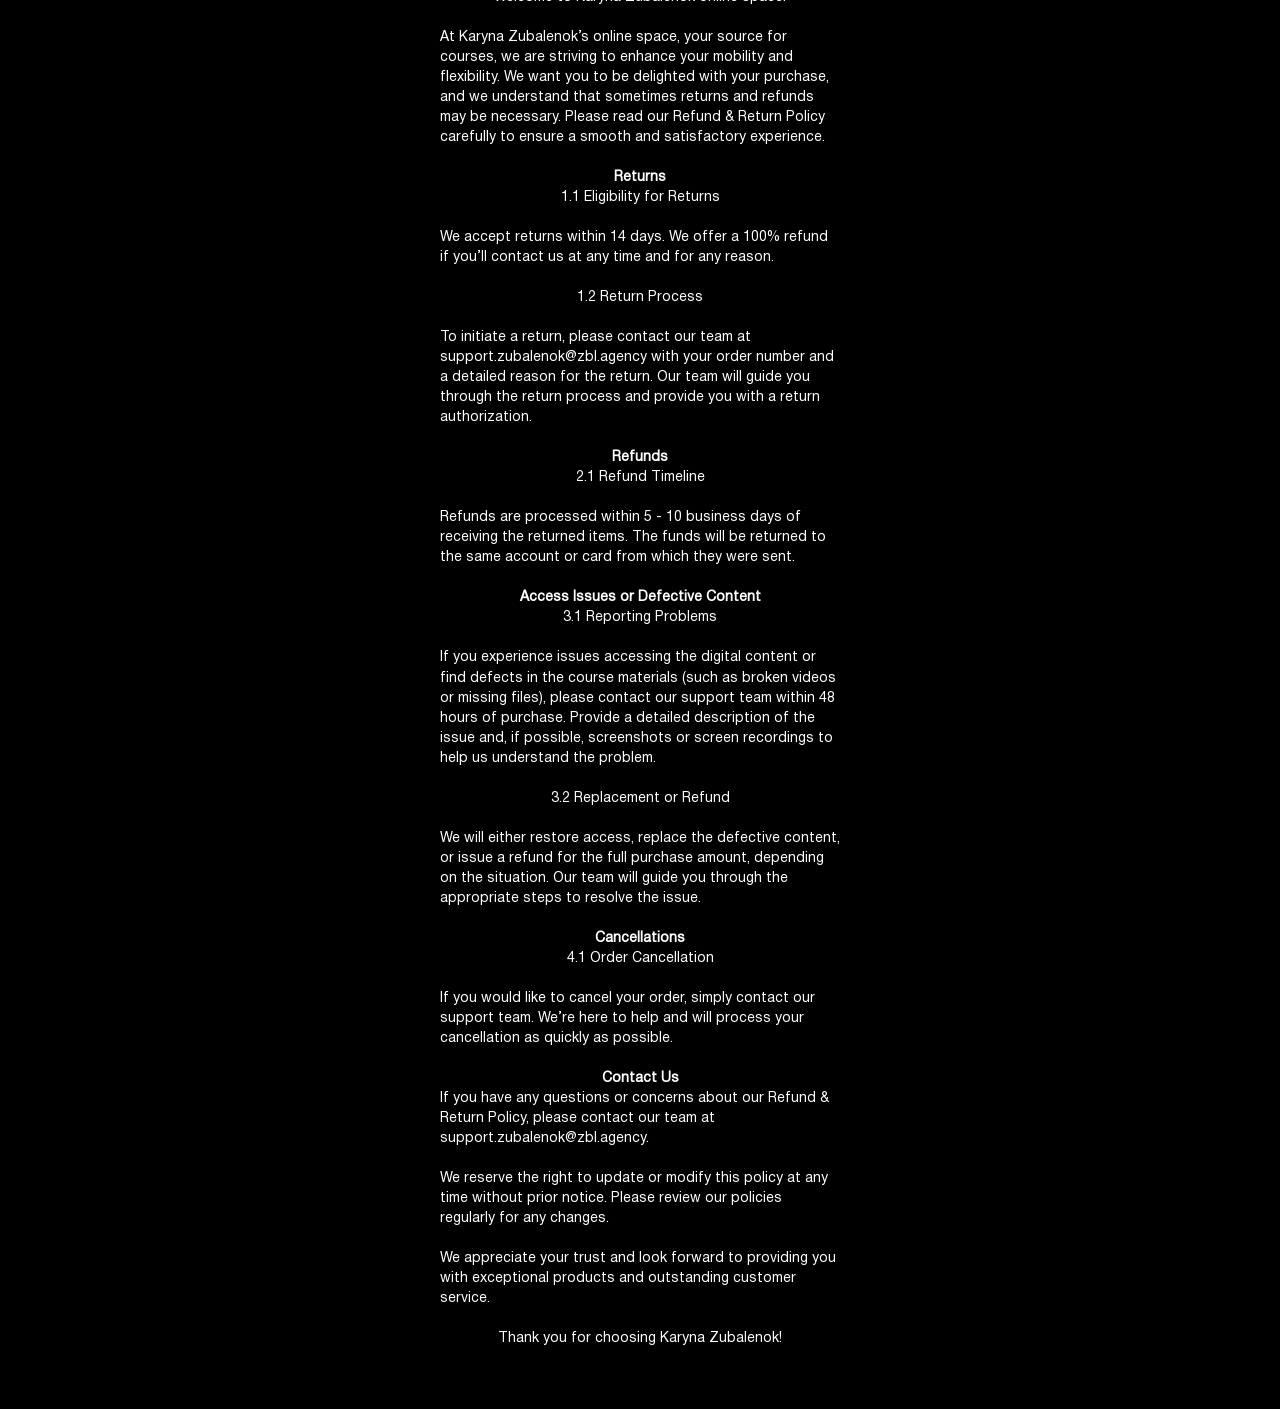
<file: thankyoupage/policy/index.html>
<!DOCTYPE html>
<html lang="en">
<head>
    <meta charset="UTF-8">
    <meta name="viewport" content="width=device-width, initial-scale=1.0">
    <link href="https://fonts.googleapis.com/css2?family=Montserrat:wght@250;300;400;500;700&display=swap"
        rel="stylesheet">
    <link href="https://fonts.googleapis.com/css2?family=Forum&display=swap" rel="stylesheet">
    <link rel="stylesheet" href="css/style.css">
    <link rel="stylesheet" href="css/fonts.css">
    <title>Privacy Policy and User Agreement</title>

</head>
<body> 
    <div class="selection">
        <div class="head">
<h2>Terms of Use</h2><br>

<p>Welcome to Karyna Zubalenok’s online space, your source for courses, created to enhance your mobility and flexibility. Before you start exploring, 
please take a moment to read and agree to our straightforward Terms of Use. 
We appreciate your careful consideration.</p><br>
<p>Our services are provided by ZBL Company BV, a company registered in Belgium, with its registered office at Delaerestraat 6a, 8800 Roeselare, Belgium, BE1022336448.</p><br>
<p><strong>Acceptance of Terms</strong></p>
<p>By accessing or using Karyna Zubalenok’s website, you acknowledge that you have read, understood, and agree to be bound by these Terms of Use. 
If you do not agree to these terms, please refrain from using our website.</p><br>

<p><strong>Use of the Website</strong></p>
<p>Eligibility: You must be at least 18 years old to use this website. By using the website, you confirm 
that you are 18 years of age or older.</p><br>

<p>Account Registration: To make a purchase, you may need to create an account. 
You are responsible for maintaining the confidentiality of 
your account information, including your password, and for all activity 
that occurs under your account.</p><br>

<p>User Content: You may submit reviews, comments, and other content. By submitting content, 
you grant Karyna Zubalenok a non-exclusive, royalty-free, perpetual, irrevocable, and fully 
sublicensable right to use, reproduce, modify, adapt, publish, translate, create derivative 
works from, distribute, and display such content.</p><br>

<p><strong>Product Information</strong></p>

<p>Exclusive product: Karyna Zubalenok offers exclusive courses. All images, descriptions, 
and specifications are provided for informational purposes only.</p><br>

<p>Pricing: All prices are in Euro and are subject to change without notice. Karyna Zubalenok 
reserves the right to modify, suspend, or discontinue the sale of any product at any time.</p><br>

<p>Limited Editions: Some items may be offered in limited quantities, and availability is not 
guaranteed. Karyna Zubalenok reserves the right to limit the quantity of items purchased per 
person or per order.</p><br>

<p><strong>Ordering and Payments</strong></p>

<p>Order Confirmation: Once you place an order, you will receive an email confirmation. This confirmation 
does not constitute acceptance of your order but serves as acknowledgment of receipt.</p><br>

<p>Payment: Payment is required at the time of purchase. We accept Stripe (Mastercard, Visa, American Express, 
Discover, and all transactions are processed securely.</p><br>

<p>Cancellation: Orders may be canceled within 24 hours of placement. After this period, cancellations may not 
be possible, and the standard return policy applies.</p><br>

<p><strong>Shipping and Delivery</strong></p>
<p>Shipping Policies: Karyna Zubalenok’s course is  a digital product, so there is no shipping involved - 
you can start learning online immediately.</p><br>

<p><strong>Returns and Exchanges</strong></p>
<p>Return Policy: Karyna Zubalenok accepts returns.  You can contact us at any time and for any reason, and 
we will refund you your money. We offer a 100% refund if the customer contacts us within 14 days.</p><br>

<p>Refund Processing: Refunds are processed within 5 - 10 business days of receiving the 
returned items. The funds will be returned to the same account or card from which they were sent.</p><br>

<p><strong>Intellectual Property</strong></p>

<p>Copyright: All content on Karyna Zubalenok’s website, including text, images, 
and designs, is the intellectual property of Karyna Zubalenok and is protected by copyright laws.</p><br>

<p>Trademarks: The Karyna Zubalenok’s name, logo, 
and other trademarks are registered and protected. Unauthorized use is strictly prohibited.</p><br>

<p><strong>Privacy</strong></p>

<p>Privacy Policy: Your privacy is important to us. Please review our Privacy Policy to 
understand how we collect, use, and disclose information.</p><br>

<p><strong>Services and Ownership</strong></p>

<p>Our company, registered as ZBL Company BV, located at Delaerestraat 6a, 8800 Roeselare, Belgium, 
BE1022336448, provides services through the following websites: begmobility.online, onlyflexibility.online, 
back-mobility.online, inhompower.shop.</p><br>

<p><strong>Termination</strong></p>

<p>Karyna Zubalenok reserves the right to terminate or suspend your account and access to the 
website at its sole discretion, without notice, for any reason, including but not limited to a 
violation of these Terms of Use.</p><br>

<p><strong>Changes to Terms</strong></p>

<p>Karyna Zubalenok may update these Terms of Use from time to time. The date of the latest 
revision will be indicated at the top of this page. Continued use of the website after any 
changes constitutes acceptance of the revised terms.</p><br>

<p>If you have any questions or concerns about these Terms of Use, please contact us at 
support.zubalenok@zbl.agency.</p><br>

<p>Thank you for choosing Karyna Zubalenok!</p><br>

<h2>Privacy Policy</h2><br>

<p>Welcome to Karyna Zubalenok’s online space!</p><br>

<p>Our Privacy Policy is designed to offer you a comprehensive insight into the intricacies 
of how we gather, utilize, disclose, and safeguard your personal information. Our unwavering 
commitment revolves around ensuring the utmost security and confidentiality of your data, thereby 
cultivating a foundation of trust in our services.</p><br>

<p>ZBL Company BV, recognises the importance of maintaining the confidentiality, integrity and 
security of your personal data (“Personal Data”), and hereby informs you that any Personal Data 
which you provide through our Website, will be processed in compliance with current European 
privacy laws (Regulation (EU) 2016/679 – “GPDR”) and with any specific local regulations 
applicable from time to time for the processing of data outside the European Union, together 
with the principles and general rules of conduct.</p><br>

<p><strong>Information We Collect</strong></p>

<p>Personal Information:
We collect a range of personal information to facilitate your interaction with our Site. 
This includes but is not limited to, your name, email address, postal address, phone number, 
and payment details. We collect this information during account creation, order placement, 
newsletter subscriptions, and your participation in surveys and promotions.</p><br>
<p>Non-Personal Information:
In addition to personal information, we gather non-personal information related to your 
interactions with our Site. This may include data such as browser information, device type, 
IP address, geolocation data, and other analytical information. We utilize this data to improve 
website functionality, optimize user experiences, and analyze broader trends.</p><br>

<p><strong>How We Use Your Information</strong></p>
<p>Order Processing:
Your personal information is crucial for order processing, transaction management,
 and customer support. This encompasses order confirmation, shipment notifications, 
 and addressing customer inquiries related to purchases.
</p><br>

<p>Communication:
With your explicit consent, we use your email address to send you tailored communications 
such as newsletters, exclusive offers, and updates about our products and services. 
You can exercise control over these communications by opting out at any time through the 
provided unsubscribe instructions.
</p><br>

<p>Analytics:
Non-personal information is utilized for in-depth analytics, helping us understand user behavior, 
preferences, and trends. This analysis informs strategic decisions to enhance our website, products, 
and services for a more personalized and seamless user experience.</p><br>

<p><strong>How We Share Your Information</strong></p>

<p>Third-Party Service Providers:
We may engage third-party service providers to assist in various facets of our business, 
including order fulfillment, payment processing, marketing, and website analytics. These service 
providers are granted access to personal information only to the extent necessary to perform their 
functions on our behalf, and they are contractually obligated to maintain the confidentiality and 
security of the information.</p><br>

<p>Legal Compliance:
We may disclose your information if required by law, in response to a subpoena, or court order, 
or when necessary to protect our rights, and property, or comply with legal proceedings.</p><br>

<p><strong>Security</strong></p>
<p>We implement robust security measures, including encryption, secure socket layer technology (SSL), 
and regular security assessments, to protect your personal information. While these measures reduce 
the risk of unauthorized access, we acknowledge that no method of transmission over the Internet is 
entirely secure, and we cannot guarantee absolute security.</p><br>

<p><strong>Cookies</strong></p>
<p>Our website utilizes cookies to enhance your browsing experience. These are small text files 
stored on your device that track, save, and store information about your interactions with our Site. 
You have the option to manage cookie preferences through your browser settings.</p><br>

<p><strong>Data Retention</strong></p>
<p>We retain your personal data only for as long as necessary to provide our services, comply 
with legal obligations, resolve disputes, and enforce our agreements. Once your data is no longer 
required, it will be securely deleted or anonymized.</p><br>

<p><strong>Your Rights</strong></p>
<p>You have the right to access, correct, or delete your personal information. Additionally,
you can inquire about the purpose of processing or object to processing under certain circumstances. 
To exercise these rights, please contact us at <b>support.zubalenok@zbl.agency.</b></p><br>

<p><strong>Changes to the Privacy Policy</strong></p>
<p>We reserve the right to modify this Privacy Policy at any time. Updates will be posted on this page, and the 
"Last Updated" date will indicate the date of the changes.</p><br>

<p><strong>Contact Us</strong></p>
<p>For any questions or concerns regarding this Privacy Policy, please contact our team at 
<b>support.zubalenok@zbl.agency.</b></p><br>

<p>By using our Site, you affirm that you have read, understood, and agreed to the terms 
outlined in this Privacy Policy. Your continued use of our services constitutes acceptance of 
any amendments made to this policy.</p><br>

<p>Thank you for choosing Karyna Zubalenok!</p><br>

<h2>Payments Policy</h2><br>

<p>Welcome to Karyna Zubalenok’s online space!</p><br>
<p>Our Payments Policy is designed to provide detailed information on various aspects of 
the payment process to ensure a transparent and secure shopping experience. Please carefully 
review the following terms:</p><br>

<p><strong>Payment Methods</strong></p>
<p>We offer multiple secure payment methods to enhance your convenience Stripe (Credit/Debit Cards): 
accepts Visa, MasterCard, American Express, and Discover. Your card details are securely processed 
using industry-standard encryption.</p><br>

<p><strong>Currency</strong></p>
<p>All transactions on Karyna Zubalenok’s website are processed in euro. For international customers, 
please be aware that the final amount may differ based on the exchange rate applied by your bank or 
credit card provider.</p><br>

<p><strong>Security</strong></p>
<p>Your privacy and security are paramount. Karyna Zubalenok’s employs robust security measures to 
protect your personal and financial information. We do not store credit card details on our servers, 
and all online transactions are encrypted.</p><br>

<p><strong>Order Confirmation</strong></p>
<p>Upon completing your order, you will receive a comprehensive email confirmation containing 
details such as the order number, itemized list of purchased products, pricing, and shipping 
information. Please review this confirmation carefully, and contact our customer service 
immediately if you identify any discrepancies.</p><br>

<p><strong>Automatic Subscription Renewal</strong></p>
<p>If you subscribe to a course or service, your subscription will automatically renew each month 
until you cancel it. You will receive an email reminder before the next payment is processed. 
To cancel your subscription, please contact our support team at support.zubalenok@zbl.agency  
or use your account on the website to manage your subscriptions.</p><br>

<p><strong>Sales Tax</strong></p>
<p>Sales tax is calculated during the checkout process. Customers are responsible for any 
applicable taxes associated with their purchase, as mandated by local regulations.</p><br>

<p><strong>Cancellations and Refunds</strong></p>
<p>Refer to our detailed Cancellations and Refunds Policy for comprehensive information on order 
cancellations, refund eligibility criteria, and the step-by-step refund process.</p><br>

<p><strong>Pricing</strong></p>
<p>While Karyna Zubalenok reserves the right to adjust product prices, any changes made after an order
 is confirmed will not affect the agreed-upon price for that specific order.</p><br>
 
<p><strong>Contact Information</strong></p>
<p>If you have inquiries or concerns regarding our Payments Policy, please do not hesitate to reach out 
 to our team at support.zubalenok@zbl.agency. We are committed to providing prompt and helpful 
 assistance.</p><br>
 
 <p>Note: We retain the right to update or modify this Payments Policy. Please refer to our website for 
  the most current version.</p><br>
  
<p>Thank you for choosing Karyna Zubalenok!</p><br>

<h2>Refund & Return Policy</h2><br>

<p>Welcome to Karyna Zubalenok online space!</p><br>
<p>At Karyna Zubalenok’s online space, your source for courses, we are striving to enhance your 
mobility and flexibility. We want you to be delighted with your purchase, and we understand that 
sometimes returns and refunds may be necessary. Please read our Refund & Return Policy carefully 
to ensure a smooth and satisfactory experience.</p><br>

<p><strong>Returns</strong></p>

<p>1.1 Eligibility for Returns</p><br>
<p>We accept returns within 14 days. We offer a 100% refund if you’ll contact us at any 
time and for any reason.</p><br>

<p>1.2 Return Process</p><br>
<p>To initiate a return, please contact our team at support.zubalenok@zbl.agency with your 
order number and a detailed reason for the return. Our team will guide you through the return 
process and provide you with a return authorization.</p><br>

<p><strong>Refunds</strong></p>
<p>2.1 Refund Timeline</p><br>
<p>Refunds are processed within 5 - 10 business days of receiving the returned items. The funds will be 
returned to the same account or card from which they were sent.</p><br>

<p><strong>Access Issues or Defective Content</strong></p>
<p>3.1 Reporting Problems</p><br>
<p>If you experience issues accessing the digital content or find defects in the course materials 
(such as broken videos or missing files), please contact our support team within 48 hours of purchase. 
Provide a detailed description of the issue and, if possible, screenshots or screen recordings to 
help us understand the problem.</p><br>
<p>3.2 Replacement or Refund</p><br>
<p>We will either restore access, replace the defective content, or issue a refund for the full 
purchase amount, depending on the situation. Our team will guide you through the appropriate steps 
to resolve the issue.</p><br>

<p><strong>Cancellations</strong></p>
<p>4.1 Order Cancellation</p><br>
<p>If you would like to cancel your order, simply contact our support team. We’re here to help and will 
process your cancellation as quickly as possible.</p><br>

<p><strong>Contact Us</strong></p>
<p>If you have any questions or concerns about our Refund & Return Policy, please contact our team at 
support.zubalenok@zbl.agency.</p><br>
<p>We reserve the right to update or modify this policy at any time without prior notice. Please review our 
policies regularly for any changes.</p><br>
<p>We appreciate your trust and look forward to providing you with exceptional products and outstanding customer 
service.</p><br>
<p>Thank you for choosing Karyna Zubalenok!</p><br>

</body>
</html>
</file>
<file: css-4/nullStyle.css>
/* =========================
   1. Box sizing
   ========================= */
*,
*::before,
*::after {
  box-sizing: border-box;
}

/* =========================
   2. Remove default margins
   ========================= */
* {
  margin: 0;
  padding: 0;
}

/* =========================
   3. HTML & body defaults
   ========================= */
html {
  height: 100%;
  -webkit-text-size-adjust: 100%;
  scroll-behavior: smooth;
}

body {
  min-height: 100%;
  background-color: #fff;
  line-height: 1.5;
  margin: 0;
  /* Основний шрифт для контенту */
  font-family: 'Source Sans 3', sans-serif;
  padding: 0;
  text-rendering: optimizeSpeed;
  -webkit-font-smoothing: antialiased;
}

.mainTitle{
  /* Акцентний шрифт для заголовків */
  font-family: 'Lora', serif;
  font-weight: 400;
  font-size: 33px;
  line-height: 144%;
  text-transform: uppercase;
  text-align: center;
  color: #fff;
  margin-bottom: 20px;
}

.mainTitle span{
  background: linear-gradient(43deg, #0db3e1 0%, #21e9cd 100%);
  background-clip: text;
  -webkit-background-clip: text;
  -webkit-text-fill-color: transparent;
}

.wrapper{
    width: 100%;
    overflow: hidden;
    max-width: 440px;
    margin: 0 auto;
}

@media(min-width: 800px){
  .mainText{
    font-size: 1.2vw;
  }
}

/* =========================
   4. Media elements
   ========================= */
img,
picture,
video,
canvas,
svg {
  display: block;
  max-width: 100%;
  height: auto;
}

/* =========================
   5. Forms
   ========================= */
input,
button,
textarea,
select {
  font: inherit;
  color: inherit;
  background: none;
  border: none;
  outline: none;
}

button {
  cursor: pointer;
}

textarea {
  resize: vertical;
}

/* =========================
   6. Links
   ========================= */
a {
  color: inherit;
  text-decoration: none;
}

/* =========================
   7. Lists
   ========================= */
ul,
ol {
  list-style: none;
}

/* =========================
   8. Headings & text
   ========================= */
h1 {
  font-family: 'Lora', serif;
  font-size: inherit;
  font-weight: inherit;
}

h2, h3, h4, h5, h6 {
  font-family: 'Lora', serif;
  font-size: inherit;
  font-weight: inherit;
}

span {
  
}

p {
  overflow-wrap: break-word;
}

/* =========================
   9. Tables
   ========================= */
table {
  border-collapse: collapse;
  border-spacing: 0;
}

/* =========================
   10. Accessibility & UX
   ========================= */
:focus-visible {
  outline: 2px solid currentColor;
  outline-offset: 2px;
}

/* =========================
   11. Reduced motion
   ========================= */
@media (prefers-reduced-motion: reduce) {
  *,
  *::before,
  *::after {
    animation-duration: 0.01ms !important;
    animation-iteration-count: 1 !important;
    transition-duration: 0.01ms !important;
    scroll-behavior: auto !important;
  }
}
</file>
<file: css-4/main.css>
/* =========================================
   Component: S16 (Mobility Club Hero)
   ========================================= */

.s16 {
  width: 428px;
  height: 805px;
  position: relative;
  background: #F8F5F2; /* Колір фону під картинкою, якщо вона не закриває все */
  overflow: hidden;
  margin: 0 auto;
}

.s16__top-banner {
  position: absolute;
  top: 30px;
  left: 0;
  width: 100%;
  height: 30px;
  background: #46642F;
  display: flex;
  justify-content: center;
  align-items: center;
  gap: 10px;
  z-index: 10;
}

.s16__banner-text {
  color: #F5C9C8;
  font-family: 'Source Sans 3', sans-serif;
  font-size: 14px;
  font-weight: 500;
  text-transform: uppercase;
}

.s16__star {
  width: 10px;
  height: 10px;
  background: #F5C9C8;
  transform: rotate(45deg); /* Робимо ромбік, як на макеті */
}

.s16__bg {
  position: absolute;
  top: 0px;
  left: 0;
  width: 100%;
  height: auto;
  z-index: 1;
}

.s16__content {
  position: absolute;
  top: 200px;
  left: 22px;
  width: 267px;
  z-index: 2;
  display: flex;
  flex-direction: column;
  align-items: flex-start;
}

.s16__intro {
  margin-bottom: 20px;
}

.s16__intro-norm {
  color: #151515;
  font-family: 'Source Sans 3', sans-serif;
  font-size: 20px;
  font-style: italic;
  font-weight: 500;
  line-height: 24px;
}

.s16__intro-green {
  color: #40692E;
  font-family: 'Source Sans 3', sans-serif;
  font-size: 20px;
  font-style: italic;
  font-weight: 800;
  line-height: 24px;
}

.s16__features {
  display: flex;
  flex-direction: column;
  gap: 12px;
}

.s16__feature {
  background: #FFFFFF;
  border-radius: 12px;
  padding: 4px;
  display: flex;
  align-items: center;
  gap: 8px;
  box-shadow: 0px 2px 8px rgba(0, 0, 0, 0.04);
}

.s16__icon-box {
  width: 32px;
  height: 32px;
  border-radius: 6px;
  display: flex;
  justify-content: center;
  align-items: center;
  flex-shrink: 0;
}

.s16__icon {
  display: block;
  object-fit: contain;
  width: 100%;
  height: 100%;
}


.s16__feature-text {
  color: #151515;
  font-family: 'Source Sans 3', sans-serif;
  font-size: 16px;
  line-height: 18px;
  padding-right: 12px;
}

.s16__fw-700 {
  font-weight: 700;
  text-transform: uppercase;
}

.s16__disclaimer {
  color: #476430;
  font-family: 'Source Sans 3', sans-serif;
  font-size: 14px;
  font-style: italic;
  line-height: 18px;
  margin-top: 6px;
  max-width: 155px;
}

.s16__hero {
  position: absolute;
  top: 235px;
  right: 0px;
  width: 355px; /* Навмисно більше за контейнер, щоб обрізалось як на макеті */
  height: auto;
  z-index: 3;
}

.s16__bottom-card {
  position: absolute;
  bottom: 0;
  left: 0px;
  width: 100%;
  height: 192px;
  background: linear-gradient(180deg, rgba(255, 255, 255, 0.55) 0%, rgba(255, 255, 255, 0.95) 100%);
  box-shadow: 0px -1px 10px rgba(0, 0, 0, 0.10);
  border-radius: 45px 45px 0 0;
  backdrop-filter: blur(27.5px);
  -webkit-backdrop-filter: blur(27.5px);
  z-index: 4;
  display: flex;
  flex-direction: column;
  align-items: center;
  padding: 22px 44px 0 44px; /* Компенсуємо розширення width */
  box-sizing: border-box;
}

.s16__btn {
  width: 380px;
  height: 57px;
  background: url(../images-3/kke.webp);
  background-repeat: no-repeat;
  background-size: 100% 100%;
  border-radius: 12px;
  display: flex;
  justify-content: space-between;
  align-items: center;
  padding: 0 28px;
  border: none;
  cursor: pointer;
}

.s16__btn-spacer {
  width: 18px; /* Балансує стрілку для ідеального центрування тексту */
}

.s16__btn-text {
  color: #151515;
  font-family: 'Source Sans 3', sans-serif;
  font-size: 26px;
  font-weight: 700;
  text-transform: uppercase;
}

.s16__btn-arrow {
  width: 18px;
  height: auto;
  display: block;
}

.s16__guarantee {
  display: flex;
  align-items: center;
  gap: 8px;
  margin-top: 12px;
}

.s16__guarantee-icon {
  width: 14px;
  height: auto;
  display: block;
}

.s16__guarantee-text {
  color: #151515;
  font-family: 'Source Sans 3', sans-serif;
  font-size: 14px;
  font-weight: 400;
}

.s16__scroll {
  display: flex;
  flex-direction: column;
  align-items: center;
  gap: 4px;
  margin-top: 24px;
}

.s16__scroll-text {
  color: #151515;
  font-family: 'Source Sans 3', sans-serif;
  font-size: 14px;
  font-weight: 700;
}

.s16__scroll-icon {
  width: 14px;
  height: auto;
  display: block;
}






/* =========================================
   Component: S17 (Offer Card)
   ========================================= */

.s17 {
  width: 428px;
  margin: 0 auto;
  padding: 45px 24px;
  background: linear-gradient(180deg, #FFF 0%, #FEF9F3 93.27%, #FFF 100%);

  display: flex;
  flex-direction: column;
  align-items: center;
  gap: 14px;
  box-sizing: border-box;
  font-family: 'Source Sans 3', sans-serif;
}

.s17__top-grid {
  display: flex;
  width: 100%;
  justify-content: space-between;
  gap: 8px;
}

.s17__top-item {
  flex: 1;
  background: #FFFFFF;
  border-radius: 12px;
  padding: 14px 4px;
  display: flex;
  flex-direction: column;
  align-items: center;
  gap: 8px;
  box-shadow: 0px 2px 8px rgba(0, 0, 0, 0.10);
}

.s17__top-icon {
  width: 25px;
  height: 25px;
  object-fit: contain;
}

.s17__top-text {
  text-align: center;
  color: #151515;
  font-size: 14px;
  font-weight: 400;
  line-height: 18px;
}

.s17__top-text strong {
  font-weight: 700;
}

.s17__card {
  width: 100%;
  background: #FFFFFF;
  box-shadow: 0px 2px 8px rgba(0, 0, 0, 0.10);
  border-radius: 24px;
  padding: 24px 14px;
  display: flex;
  flex-direction: column;
  align-items: center;
  gap: 24px;
  box-sizing: border-box;
}

.s17__card-header {
  display: flex;
  flex-direction: column;
  align-items: center;
  gap: 8px;
  width: 100%;
}

.s17__badge {
  padding: 1px 11px;
  border-radius: 100px;
  border: 1px solid #C7827E;
  color: #C7827E;
  font-size: 16px;
  font-weight: 800;
  line-height: 18px;
  text-align: center;
}

.s17__price-wrap {
  width: 203px;
  height: 79px;
  position: relative;
  margin: 0 auto;
}

.s17__price-val {
  position: absolute;
  left: 0;
  top: 0;
  color: #151515;
  font-family: 'Lora', serif;
  font-size: 69.58px;
  font-weight: 700;
  line-height: 78.28px;
}

.s17__price-sub {
  position: absolute;
  left: 126px;
  top: 47px;
  color: #151515;
  font-family: 'Lora', serif;
  font-size: 18.95px;
  font-weight: 400;
  line-height: 21.32px;
  opacity: 0.8;
}

.s17__price-desc {
  color: #C7827E;
  font-size: 16px;
  font-weight: 500;
  line-height: 18px;
  text-align: center;
}

.s17__subtitle {
  color: #151515;
  font-size: 18px;
  font-style: italic;
  font-weight: 400;
  line-height: 18px;
  text-align: center;
  width: 100%;
}

.s17__features {
  width: 100%;
  display: flex;
  flex-direction: column;
  gap: 18px;
}

.s17__feature {
  display: flex;
  align-items: center;
  gap: 18px;
}

.s17 .s16__btn{
  width: 100%;
}

.s17__f-icon-box {
  width: 35px;
  height: 35px;
  border-radius: 6px;
  display: flex;
  justify-content: center;
  align-items: center;
  flex-shrink: 0;
}

.s17__f-icon {
  width: 100%;
  height: 100%;
  object-fit: contain;
}

.s17__f-text {
  color: #151515;
  font-size: 16px;
  line-height: 18px;
}

.s17__fw-600 {
  font-weight: 600;
}

.s17__fw-400 {
  font-weight: 400;
}

.s17__op-80 {
  color: rgba(21, 21, 21, 0.8);
}

.s17__guarantee {
  color: #151515;
  font-size: 14px;
  font-weight: 400;
  text-align: center;
  width: 100%;
  display: flex;
  align-items: center;
  justify-content: center;
  gap: 7px;
}

.s17__guarantee-icon{
  width: 13px;
}







/* =========================================
   Component: S18 (Who it's for Cards)
   ========================================= */

.s18 {
  width: 428px;
  background: #FFFFFF;
  display: flex;
  flex-direction: column;
  justify-content: flex-start;
  align-items: center;
  gap: 24px;
  padding: 45px 24px;
  box-sizing: border-box;
  margin: 0 auto;
}

.s18__header {
  display: flex;
  flex-direction: column;
  justify-content: flex-start;
  align-items: center;
  gap: 8px;
}

.s18__badge {
  padding: 1px 11px;
  border-radius: 100px;
  outline: 1px solid #C7827E;
  outline-offset: -1px;
  color: #C7827E;
  font-family: 'Source Sans 3', sans-serif;
  font-size: 16px;
  font-weight: 800;
  text-transform: uppercase;
  line-height: 18px;
  text-align: center;
  display: inline-flex;
  justify-content: center;
  align-items: center;
}

.s18__title {
  width: 383px;
  text-align: center;
  margin: 0;
}

.s18__title-dark {
  color: #151515;
  font-family: 'Lora', serif;
  font-size: 38px;
  font-weight: 600;
  line-height: 44px;
}

.s18__title-green-i {
  color: #40692E;
  font-family: 'Lora', serif;
  font-size: 38px;
  font-style: italic;
  font-weight: 600;
  line-height: 44px;
}

.s18__desc {
  width: 383px;
  text-align: center;
  color: #151515;
  font-family: 'Source Sans 3', sans-serif;
  font-size: 16px;
  font-weight: 400;
  margin: 0;
}

.s18__cards {
  width: 380px;
  height: 569px;
  position: relative;
  border-radius: 12px; /* Додано для згладжування кутів від тіні */
}

/* --- Права картка (What you don't need) --- */

.s18__card-right {
  position: absolute;
  left: 173px;
  top: 27px;
  width: 207px;
  height: 525px;
  background: #FCF4F2;
  border-top-right-radius: 12px;
  border-bottom-right-radius: 12px;
  padding: 28px 8px 28px 32px;
  box-sizing: border-box;
  display: flex;
  flex-direction: column;
  justify-content: center;
  align-items: center;
  gap: 32px;
  z-index: 1;
}

.s18__badge-right {
  padding: 4px 8px;
  background: #C7827E;
  border-radius: 1000px;
  color: #FFFFFF;
  font-family: 'Source Sans 3', sans-serif;
  font-size: 16px;
  font-weight: 500;
}

.s18__item-right {
  align-self: stretch;
  display: flex;
  justify-content: flex-start;
  align-items: flex-start;
  gap: 14px;
}

.s18__icon-right {
  width: 12px;
  height: 12px;
  margin-top: 2px;
  display: block;
  flex-shrink: 0;
}

.s18__text-right {
  flex: 1;
  color: #151515;
  font-family: 'Source Sans 3', sans-serif;
  font-size: 14px;
  font-weight: 400;
  line-height: 1.2;
}

.s18__fw-600 {
  font-weight: 600;
}

/* --- Ліва картка (This is you) --- */

.s18__card-left {
  position: absolute;
  left: 0;
  top: 0;
  width: 192px;
  height: 569px;
  background: radial-gradient(ellipse 90.88% 90.88% at 50.00% 9.12%, #548E3C 0%, #40692E 100%);
  border-radius: 12px;
  padding: 14px 8px;
  box-sizing: border-box;
  display: flex;
  flex-direction: column;
  justify-content: space-between;
  align-items: flex-start;
  z-index: 2;
}

.s18__badge-left-wrapper {
  align-self: stretch;
  display: flex;
  justify-content: center;
  align-items: center;
}

.s18__badge-left {
  padding: 4px 8px;
  background: #FFC1BE;
  border-radius: 1000px;
  color: #40692E;
  font-family: 'Source Sans 3', sans-serif;
  font-size: 16px;
  font-weight: 800;
  width: 100%;
  text-align: center;
}

.s18__item-left {
  align-self: stretch;
  display: flex;
  justify-content: flex-start;
  align-items: flex-start;
  gap: 14px;
}

.s18__icon-left {
  width: 15.5px;
  height: 12.3px;
  margin-top: 4px;
  display: block;
  flex-shrink: 0;
}

.s18__text-left {
  flex: 1;
  color: #FFFFFF;
  font-family: 'Source Sans 3', sans-serif;
  font-size: 14px;
  font-weight: 400;
  line-height: 1.2;
}

.s18__fw-700 {
  font-weight: 700;
}




/* =========================================
   Component: S19 (Your Week Schedule)
   ========================================= */

.s19 {
  width: 428px;
  display: flex;
  flex-direction: column;
  justify-content: flex-start;
  align-items: center;
  gap: 16px;
  padding: 45px 24px;
  box-sizing: border-box;
  margin: 0 auto;
}

.s19__header {
  display: flex;
  flex-direction: column;
  justify-content: flex-start;
  align-items: center;
  gap: 8px;
  width: 100%;
}

.s19__badge {
  padding: 1px 11px;
  border-radius: 100px;
  border: 1px solid #C7827E;
  color: #C7827E;
  font-family: 'Source Sans 3', sans-serif;
  font-size: 16px;
  font-weight: 600;
  text-transform: uppercase;
  line-height: 18px;
  text-align: center;
}

.s19__title {
  width: 383px;
  text-align: center;
  color: #151515;
  font-family: 'Lora', serif;
  font-size: 38px;
  font-weight: 600;
  line-height: 37px;
  margin: 0;
}

.s19__title-green {
  color: #40692E;
  font-style: italic;
}

.s19__desc {
  width: 383px;
  text-align: center;
  font-family: 'Source Sans 3', sans-serif;
  font-size: 16px;
  font-weight: 400;
  margin: 0;
}

.s19__desc-pink {
  color: #C7827E;
}

.s19__desc-dark {
  color: #151515;
}

.s19__workout {
  width: 100%;
  height: 223px;
  position: relative;
  background-color: #FFFFFF;
  border-radius: 24px;
  overflow: hidden;
}

/* Новий клас для фонового відео */
.s19__workout-video {
  position: absolute;
  top: 0;
  left: 0;
  width: 100%;
  height: 100%;
  object-fit: cover; /* Відео заповнює блок, як background-size: cover */
  z-index: 1; /* Під плашкою */
}

.s19__workout-bar {
  position: absolute;
  left: 0;
  bottom: 0;
  width: 100%;
  height: 35px;
  padding: 0 24px;
  background: rgba(21, 21, 21, 0.38);
  display: flex;
  justify-content: space-between;
  align-items: center;
  box-sizing: border-box;
  z-index: 2; /* Поверх відео */
}

.s19__workout-name {
  color: #FFFFFF;
  font-family: 'Source Sans 3', sans-serif;
  font-size: 16px;
  font-weight: 400;
}

.s19__workout-name strong {
  font-weight: 700;
}

.s19__workout-time {
  display: flex;
  align-items: center;
  gap: 4px;
  color: #FFFFFF;
  font-family: 'Source Sans 3', sans-serif;
  font-size: 16px;
  font-weight: 400;
}

.s19__time-icon {
  width: 13px;
  height: 13px;
  display: block;
  object-fit: contain;
}

.s19__rest {
  width: 100%;
  padding: 8px;
  background: #FCF4F2;
  border-radius: 12px;
  display: flex;
  align-items: center;
  gap: 8px;
  box-sizing: border-box;
}

.s19__rest-icon {
  width: 41px;
  height: 35px;
  border-radius: 6px;
  display: block;
  object-fit: cover;
}

.s19__rest-text {
  font-family: 'Source Sans 3', sans-serif;
  font-size: 16px;
}

.s19__rest-pink {
  color: #C7827E;
  font-weight: 700;
}

.s19__rest-dark {
  color: #151515;
  font-weight: 400;
}

.s19__choice {
  width: 100%;
  padding: 8px;
  background: #F9E4E2;
  border-radius: 12px;
  text-align: center;
  box-sizing: border-box;
}

.s19__choice-title {
  color: #C7827E;
  font-family: 'Source Sans 3', sans-serif;
  font-size: 18px;
  font-weight: 700;
  line-height: 21px;
}

.s19__choice-text {
  color: #151515;
  font-family: 'Source Sans 3', sans-serif;
  font-size: 16px;
  font-weight: 400;
  line-height: 21px;
}





/* =========================================
   Component: S20 (Live Workout)
   ========================================= */

.s20 {
  width: 428px;
  background: #FFFFFF;
  display: flex;
  flex-direction: column;
  justify-content: flex-start;
  align-items: center;
  gap: 24px;
  padding: 45px 24px;
  box-sizing: border-box;
  margin: 0 auto;
  overflow: hidden;
}

.s20__badge {
  padding: 1px 11px;
  border-radius: 100px;
  border: 1px solid #C7827E;
  color: #C7827E;
  font-family: 'Source Sans 3', sans-serif;
  font-size: 16px;
  font-weight: 600;
  text-transform: uppercase;
  line-height: 18px;
  text-align: center;
}

.s20__title {
  text-align: center;
  margin: 0;
}

.s20__title-dark {
  color: #151515;
  font-family: 'Lora', serif;
  font-size: 28px;
  font-weight: 600;
  line-height: 31px;
}

.s20__title-green {
  color: #40692E;
  font-family: 'Lora', serif;
  font-size: 28px;
  font-style: italic;
  font-weight: 600;
  line-height: 31px;
}

.s20__graphic {
  position: relative;
  width: 100%;
  max-width: 380px;
  display: flex;
  justify-content: center;
  align-items: center;
}

.s20__image {
  width: 100%;
  height: auto;
  display: block;
}

/* Текст поверх рожевої плашки в img27.webp */
.s20__pill-text {
  position: absolute;
  bottom: 8px;
  right: 50px;
  display: flex;
  align-items: center;
  justify-content: center;
  color: #FFFFFF;
  font-family: 'Source Sans 3', sans-serif;
  font-size: 22px;
  line-height: 28px;
}

.s20__pill-plus {
  font-weight: 400;
}

.s20__pill-num {
  font-weight: 700;
}

.s20__desc {
  text-align: center;
  color: #151515;
  font-family: 'Source Sans 3', sans-serif;
  font-size: 16px;
  font-weight: 400;
  line-height: 1.4;
  margin: 0;
}

/* Нижній банер розтягується на всю ширину 428px */
.s20__footer {
  width: 428px;
  margin-left: -24px;
  margin-right: -24px;
  margin-bottom: -45px; /* Притискаємо до самого низу контейнера, компенсуючи padding */
  padding: 8px 24px;
  background: linear-gradient(90deg, #241D1B 0%, #5F3E3A 100%), #151515;
  display: flex;
  justify-content: center;
  align-items: center;
  gap: 12px;
  box-sizing: border-box;
}

.s20__footer-icon {
  width: 20px;
  height: 20px;
  display: block;
  object-fit: contain;
}

.s20__footer-text {
  color: #FFC1BE;
  font-family: 'Source Sans 3', sans-serif;
  font-size: 16px;
  font-weight: 400;
  line-height: 18px;
}








/* =========================================
   Component: S21 (What's inside the club)
   ========================================= */

.s21 {
  width: 428px;
  background: #FFFFFF;
  display: flex;
  flex-direction: column;
  align-items: center;
  gap: 24px;
  padding: 45px 24px;
  box-sizing: border-box;
  margin: 0 auto;
  font-family: 'Source Sans 3', sans-serif;
  overflow: hidden;
}

/* --- Header --- */
.s21__header {
  display: flex;
  flex-direction: column;
  align-items: center;
  gap: 8px;
  width: 100%;
}

.s21__badge {
  padding: 1px 11px;
  border-radius: 100px;
  outline: 1px solid #C7827E;
  outline-offset: -1px;
  color: #C7827E;
  font-size: 16px;
  font-weight: 600;
  text-transform: uppercase;
  line-height: 18px;
  text-align: center;
}

.s21__title {
  color: #151515;
  font-family: 'Lora', serif;
  font-size: 30px;
  font-weight: 600;
  line-height: 37px;
  text-align: center;
  margin: 0;
}

/* --- Hero Section --- */
.s21__hero {
  width: 100%;
  height: 350px;
  position: relative;
  display: flex;
  gap: 16px;
}

.s21__decor {
  width: 206.35px;
  height: 105.88px;
  position: absolute;
  left: 333.75px;
  transform: rotate(161deg);
  box-shadow: 0px 0px 8.16px white, 0px 0px 3.31px white;
  z-index: 0;
  pointer-events: none;
}

.s21__decor--1 {
  top: 326.72px;
  outline: 2.21px solid #F44675;
  outline-offset: -1.1px;
}

.s21__decor--2 {
  top: 326.71px;
  outline: 3.21px solid #EBBAB7;
  outline-offset: -1.61px;
}

.s21__hero-left {
  width: 100%;
  height: 360.6px;
  position: absolute;
  z-index: 2;
  flex-shrink: 0;
}

.s21__phone-img {
  width: 100%;
  height: 100%;
  object-fit: contain;

  border-radius: 24px; /* Легке округлення, якщо картинка має гострі кути */
}

.s21__hero-right {
  flex: 1;
  display: flex;
  max-width: 201px;
  margin-left: auto;
  flex-direction: column;
  z-index: 2;
}

.s21__hr-banner {
  padding: 8px 12px;
  background: linear-gradient(90deg, #241D1B 0%, #5F3E3A 100%), #2E2E2F;
  border-radius: 12px;
  color: #FFC1BE;
  font-size: 16px;
  font-weight: 700;
  line-height: 18px;
}

.s21__hr-item {
  display: flex;
  align-items: center;
  gap: 8px;
}

.s21__hr-icon-box {
  width: 35px;
  height: 35px;
  background: rgba(234, 210, 206, 0.19);
  border-radius: 6px;
  display: flex;
  justify-content: center;
  align-items: center;
  flex-shrink: 0;
}

.s21__hr-icon-inner {
  width: 20px;
  height: 20px;
  background: #C7827E;
}

.s21__hr-text {
  color: #151515;
  font-size: 16px;
  font-weight: 400;
  line-height: 18px;
}

.s21__hr-action {
  margin-top: 55px; /* Вирівняно згідно абсолютних координат з макета */
  color: #151515;
  font-size: 16px;
  line-height: 18px;
}

.s21__fw-700 { font-weight: 700; }
.s21__tt-upper { text-transform: uppercase; }

.s21__hr-desc {
  margin-top: 12px;
  color: #151515;
  font-size: 14px;
  font-weight: 400;
  line-height: 18px;
  padding-left: 13px;
}

.s21__hr-desc li{
  list-style: initial;
}

/* --- Cards Section --- */
.s21__cards {
  width: 100%;
  display: flex;
  flex-direction: column;
  gap: 8px;
}

.s21__card {
  height: 102px;
  background: #FCF4F2;
  border-radius: 12px;
  display: flex;
  align-items: center;
  gap: 12px;
  box-sizing: border-box;
}

.s21__card--1 { padding-right: 12px; }
.s21__card--2 { padding-left: 12px; }
.s21__card--3 { padding-right: 12px; }
.s21__card--4 { padding-left: 12px; height: auto; align-items: stretch; }

.s21__card-img-box {
  width: 122px;
  height: 100%;
  background: #D1D1D1;
  border-radius: 12px;
  position: relative;
  overflow: hidden;
  flex-shrink: 0;
}

.s21__card-img-box--stretch {
  align-self: stretch;
}

.s21__card-content {
  flex: 1;
  display: flex;
  flex-direction: column;
  justify-content: center;
  gap: 4px;
}

.s21__card-content--py {
  padding-top: 8px;
  padding-bottom: 8px;
}

.s21__card-title {
  color: #C7827E;
  font-size: 16px;
  font-weight: 700;
  line-height: 18px;
}

.s21__card-desc {
  color: #323232;
  font-size: 16px;
  font-weight: 400;
  line-height: 18px;
}

/* Зображення всередині карток */
.s21__img-1 {
  width: 122px;
  height: 102px;
  object-fit: contain;
  max-width: none;
}

.s21__img-2 {
color: #323232;
  font-size: 16px;
  font-weight: 400;
  line-height: 18px;
}

.s21__img-3 {
  width: 122px;
  height: 102px;
  border-radius: 12px;
  object-fit: cover;
  flex-shrink: 0;
}

.s21__img-4 {
  width: 165px;
  height: 111px;
  position: absolute;
  left: -37px;
  top: -1px;
  max-width: none;
}

/* Бейдж LIVE на 2-й картці */
.s21__badge-live {
  position: absolute;
  left: 93px;
  top: 6px;
  background: rgba(0, 0, 0, 0.32);
  border-radius: 38.7px;
  display: flex;
  align-items: center;
  justify-content: center;
  gap: 1.55px;
  padding: 0 3.1px;
}

.s21__badge-dot {
  width: 4.26px;
  height: 4.26px;
  background: #EE4138;
  border-radius: 50%;
  border: 0.2px solid #FFFFFF;
}

.s21__badge-text {
  color: #FFFFFF;
  font-size: 5.42px; /* Оригінальний розмір з макета */
  text-transform: uppercase;
  line-height: 1;
}





/* =========================================
   Component: S22 (It's a club, not a program)
   ========================================= */
.s22__list-l{
  position: relative;
  z-index: 3;
}

.s22__list-l::after{
  display: block;
  content: "";
  width: 1px;
  z-index: -1;
  height: 90%;
  position: absolute;
  left: 7px;
  top: 4px;
  background-color: #C7827E;
}

@media (max-width: 440px) {
  .s22__list-l::after {
    display: block;
    content: "";
    width: 0.234vw;
    z-index: -1;
    height: 90%;
    position: absolute;
    left: 1.636vw;
    top: 0.935vw;
    background-color: #C7827E;
  }
}

.s22 {
  width: 428px;
  height: 1072px;
  position: relative;
  background: linear-gradient(180deg, #FFF 0%, rgba(255, 255, 255, 0.00) 6.04%), linear-gradient(180deg, rgba(255, 255, 255, 0.00) 57.2%, #FFF 100%), radial-gradient(41.28% 45.38% at 77.69% 15.92%, rgba(255, 255, 255, 0.70) 0%, rgba(255, 255, 255, 0.00) 100%), url(<path-to-image>) lightgray 50% / cover no-repeat, linear-gradient(180deg, #F4E6DB 0%, #FFF 100%);
  margin: 0 auto;
  box-sizing: border-box;
  font-family: 'Source Sans 3', sans-serif;
  overflow: hidden;
}

.s22__bg-hero {
  position: absolute;
  width: 408px;
  height: 396px;
  right: 0px;
  top: -56px;
  transform-origin: top left;
  object-fit: contain;
  pointer-events: none;
  z-index: 1;
}

.s22__header {
  position: absolute;
  left: 24px;
  top: 45px;
  display: flex;
  flex-direction: column;
  align-items: flex-start;
  gap: 8px;
  z-index: 2;
}

.s22__title {
  width: 178px;
  margin: 0;
  font-family: 'Lora', serif;
  font-size: 38px;
  font-weight: 600;
  line-height: 39px;
}

.s22__title-italic {
  font-style: italic;
  color: #2E2E2F;
}

.s22__title-dark {
  color: #2E2E2F;
  white-space: nowrap;
}

.s22__subtitle {
  width: 236px;
  color: #323232;
  font-size: 16px;
  font-weight: 400;
  line-height: 1.3;
}

.s22__cards {
  position: absolute;
  left: 24px;
  top: 255px;
  width: 380px;
  display: flex;
  flex-direction: column;
  gap: 8px;
  z-index: 2;
}

.s22__card {
  width: 380px;
  padding: 14px;
  box-shadow: 0px 2px 8px rgba(0, 0, 0, 0.10);
  border-radius: 24px;
  outline: 1px solid #FFFFFF;
  outline-offset: -1px;
  display: flex;
  flex-direction: column;
  align-items: flex-start;
  gap: 14px;
  box-sizing: border-box;
  background-repeat: no-repeat;
  background-size: cover;
  background-position: center top;
}

.s22__card:nth-child(1){
  background-image: url(../images-3/img21.webp);
}

.s22__card:nth-child(2){
  background-image: url(../images-3/img25.webp);
}

.s22__badge {
  height: 35px;
  padding: 0 11px;
  background: #C7827E;
  border-radius: 75px;
  display: inline-flex;
  justify-content: center;
  align-items: center;
  color: #FFFFFF;
  font-size: 14px;
  font-weight: 700;
}

.s22__img-box {
  width: 352px;
  height: 179px;
  position: relative;
  border-radius: 12px;
  overflow: hidden;
}



.s22__overlay-title {
  position: absolute;
  left: 0;
  bottom: 12px;
  width: 100%;
  box-sizing: border-box;
  white-space: nowrap;
  color: #FFFFFF;
  font-size: 23px;
  font-weight: 700;
  text-transform: uppercase;
  text-align: center;
  text-shadow: 0px 0px 20px rgba(0, 0, 0, 1.00);
}

.s22__list {
  width: 100%;
  display: flex;
  flex-direction: column;
  gap: 8px;
}

.s22__list-header {
  color: #151515;
  font-size: 16px;
  font-weight: 600;
  line-height: 18px;
}

.s22__list-item {
  display: flex;
  align-items: center;
  gap: 7px;
  width: 100%;
}

.s22__check-icon {
  width: 16px;
  height: 16px;
  flex-shrink: 0;
}

.s22__list-text {
  color: #151515;
  font-size: 16px;
  font-weight: 400;
  line-height: 18px;
}

.s22__footer-text {
  width: 100%;
  color: #000000;
  font-size: 16px;
  font-style: italic;
  font-weight: 700;
  line-height: 18px;
}







/* =========================================
   Component: S23 (Meet your coach)
   ========================================= */

.s23 {
  width: 428px;
  background: #FFFFFF;
  display: flex;
  flex-direction: column;
  align-items: center;
  gap: 16px;
  padding: 45px 24px;
  box-sizing: border-box;
  margin: 0 auto;
  font-family: 'Source Sans 3', sans-serif;
  overflow: hidden;
    position: relative;
}

.s23__header {
  display: flex;
  flex-direction: column;
  align-items: center;
  gap: 8px;
  width: 100%;
}

.s23__badge {
  padding: 1px 11px;
  border-radius: 100px;
  outline: 1px solid #C7827E;
  outline-offset: -1px;
  color: #C7827E;
  font-size: 16px;
  font-weight: 800;
  text-transform: uppercase;
  line-height: 18px;
  text-align: center;
}

.s23__title {
  width: 383px;
  text-align: center;
  color: #151515;
  font-family: 'Lora', serif;
  font-size: 38px;
  font-weight: 600;
  line-height: 44px;
  margin: 0;
}

.s23__desc {
  width: 383px;
  text-align: center;
  margin: 0;
}

.s23__desc-norm {
  color: #151515;
  font-size: 16px;
  font-weight: 400;
}

.s23__desc-bold {
  color: #151515;
  font-size: 16px;
  font-weight: 600;
}

/* --- Галерея (Фото) --- */
.s23__gallery {
  width: 100%;
  height: 336px;

}

.s23__gallery-bg {
  width: 100%;
  height: 332px;
  position: absolute;
  left: 0;
  top: 4px;
  overflow: hidden;
}

.s23__card-back {
  width: 212.67px;
  height: 291.77px;
  position: absolute;
  background: linear-gradient(0deg, rgba(255, 255, 255, 0.35) 0%, rgba(255, 255, 255, 0.35) 100%);
  border-radius: 24px;
  border: 1px solid #FFFFFF;
}

.s23__card-back--right {
  left: 240.12px;
  top: 28.88px;
  transform: rotate(-8deg);
  transform-origin: top left;
}

.s23__card-back--left {
  left: -25.67px;
  top: 1.11px;
  transform: rotate(7deg);
  transform-origin: top left;
}

.s23__card-solid {
  width: 266px;
  height: 285px;
  left: 81px;
  top: 47px;
  position: absolute;
  background: #E2E1E1;
  border-radius: 24px;
  outline: 2px solid #FFFFFF;
  outline-offset: -2px;
}

.s23__gallery-img {
  width: 100%; /* Зменшив ширину, щоб краще вписати в контейнер (в оригіналі img7.webp містить білі поля) */
  height: auto;
  position: absolute;
  left: 0;
  top: 100px;
  z-index: 2;
}

/* --- Секція Інфо --- */
.s23__info-section {
  width: 100%;
  display: flex;
  flex-direction: column;
  gap: 4px;
}

.s23__stats-banner {
  width: 100%;
  padding: 10px 14px;
  background: url(../images-3/2e.webp);
  background-repeat: no-repeat;
  background-size: 100% 100%;
  border-radius: 12px;
  display: flex;
  justify-content: space-between;
  align-items: center;
  box-sizing: border-box;
}

.s23__stat-icon {
  width: 37px;
  height: 37px;
  position: relative;
  border-radius: 50%;
  border: 1px solid rgba(255, 255, 255, 0.26);
  background: #C7827E;
  display: flex;
  justify-content: center;
  align-items: center;
}

.s23__stat-icon-inner {
  width: 21px;
  height: 17px;
  background: #FFFFFF;
  border-radius: 2px;
}

.s23__stat-col {
  display: flex;
  flex-direction: column;
  align-items: flex-start;
  justify-content: center;
}

.s23__stat-val {
  color: #FFFFFF;
  font-size: 31.96px;
  font-weight: 800;
  line-height: 37.11px;
  text-align: center;
}

.s23__stat-val-small {
  font-size: 25.57px;
  text-transform: uppercase;
}

.s23__stat-lbl {
  color: #FFFFFF;
  font-size: 16px;
  font-weight: 400;
  text-transform: uppercase;
  opacity: 0.8;
  text-align: center;
  line-height: 1;
}

.s23__stat-divider {
  width: 37px;
  height: 37px;
  border-radius: 50%;
  border: 1px solid rgba(255, 255, 255, 0.26);
  background: #C7827E;
}

/* --- Live Banner --- */
.s23__live-banner {
  width: 100%;
  padding-top: 8px;
  padding-left: 12px;
  background: linear-gradient(90deg, #241D1B 0%, #5F3E3A 100%);
  border-radius: 12px;
  display: flex;
  justify-content: space-between;
  align-items: flex-end; /* Вирівнюємо по низу через картинку дівчини */
  box-sizing: border-box;
  overflow: hidden;
}

.s23__live-text-side {
  width: 206px;
  padding-bottom: 16px;
  display: flex;
  flex-direction: column;
  gap: 8px;
}

.s23__live-badge {
  padding: 2px 6.74px;
  background: #573E3A;
  border-radius: 84.21px;
  display: inline-flex;
  justify-content: center;
  align-items: center;
  gap: 3.37px;
  color: #FFFFFF;
  font-size: 11.79px;
  font-weight: 400;
  text-transform: uppercase;
  align-self: flex-start;
}

.s23__live-dot {
  width: 9.26px;
  height: 9.26px;
  background: #FFC1BE;
  border-radius: 50%;
}

.s23__live-title {
  margin: 0;
}

.s23__lt-white {
  color: #FFFFFF;
  font-family: 'Lora', serif;
  font-size: 23px;
  font-weight: 600;
  line-height: 26px;
}

.s23__lt-pink {
  color: #FFC1BE;
  font-family: 'Lora', serif;
  font-size: 23px;
  font-weight: 600;
  line-height: 26px;
}

.s23__live-desc {
  margin: 0;
}

.s23__ld-norm {
  color: #FFFFFF;
  font-size: 16px;
  font-weight: 400;
  line-height: 18px;
}

.s23__ld-bold {
  color: #FFC1BE;
  font-size: 16px;
  font-weight: 700;
  line-height: 18px;
}

.s23__live-img-side {
  width: 137px;
  height: 173px;
  position: relative;
}

.s23__live-img-overlay {
  position: absolute;
  left: 0;
  top: 0;
  width: 100%;
  height: 100%;
z-index: 1;
  opacity: 0.15; /* Зробив прозорим, щоб градієнт лягав легко */
}

.s23__live-img {
  width: 100%;
  height: 100%;
  object-fit: cover;
  position: relative;
  z-index: 2;
  display: block;
}






/* =========================================
   Component: S24 (Reviews Slider)
   ========================================= */

.s24 {
  width: 428px;
  background: #FFFFFF;
  display: flex;
  flex-direction: column;
  align-items: center;
  padding: 45px 0; /* Бокові відступи 24px задаються елементам всередині, щоб слайдер міг виходити за край */
  box-sizing: border-box;
  margin: 0 auto;
  overflow: hidden;
}

.s24__header {
  width: 100%;
  padding: 0 24px;
  display: flex;
  flex-direction: column;
  align-items: center;
  box-sizing: border-box;
  margin-bottom: 32px;
}

.s24__title {
  text-align: center;
  margin: 0;
}

.s24__title-dark {
  color: #151515;
  font-family: 'Lora', serif;
  font-size: 38px;
  font-weight: 600;
  line-height: 37px;
}

.s24__title-green {
  color: #40692E;
  font-family: 'Lora', serif;
  font-size: 38px;
  font-style: italic;
  font-weight: 600;
  line-height: 37px;
}

/* --- Слайдер --- */
.s24__swiper {
  width: 100%;
  height: 470px;
}

.s24__slide {
  width: 284px; /* Жорстка ширина як на макеті */
  height: 470px;
  background: #FFFFFF;
  border-radius: 24px;
  overflow: hidden;
  display: flex;
  justify-content: center;
  align-items: center;
}

.s24__slide-img {
  width: 100%;
  height: 100%;
  object-fit: cover; /* Щоб зображення ідеально заповнювало карточку без спотворень */
  display: block;
}

/* --- Навігація --- */
.s24__nav {
  display: flex;
  justify-content: center;
  align-items: center;
  gap: 24px;
  margin-top: 32px;
  padding: 0 24px;
}

.s24__btn {
  height: 42px;
  padding: 0 50px;
  background: #40692E;
  border-radius: 12px;
  /* Box-shadow працює краще за outline для скруглених кнопок на всіх пристроях */
  box-shadow: 0 0 0 4px rgba(64, 105, 46, 0.50); 
  display: flex;
  justify-content: center;
  align-items: center;
  cursor: pointer;
  user-select: none;
  transition: opacity 0.3s;
}

.s24__btn:active {
  opacity: 0.7;
}

/* Зменшуємо прозорість для неактивної кнопки (початок/кінець слайдера) */
.s24__btn.swiper-button-disabled {
  opacity: 0.4;
  cursor: default;
}

.s24__btn--prev {
  transform: rotate(180deg);
}

.s24__arrow {
  width: 24px; /* Регулюй розмір стрілочки за потребою */
  height: auto;
  display: block;
}







/* =========================================
   Component: S25 (Gifts Section)
   ========================================= */

.s25 {
  width: 428px;
  background: #FFFFFF;
  display: flex;
  flex-direction: column;
  justify-content: flex-start;
  align-items: center;
  gap: 24px;
  padding: 45px 24px;
  box-sizing: border-box;
  margin: 0 auto;
  font-family: 'Source Sans 3', sans-serif;
  overflow: hidden;
}

/* --- Header --- */
.s25__header {
  display: flex;
  flex-direction: column;
  align-items: center;
  gap: 8px;
  width: 100%;
}

.s25__badge {
  padding: 1px 11px;
  border-radius: 100px;
  border: 1px solid #C7827E;
  color: #C7827E;
  font-size: 16px;
  font-weight: 800;
  text-transform: uppercase;
  line-height: 18px;
  text-align: center;
}

.s25__title {
  text-align: center;
  color: #151515;
  font-family: 'Lora', serif;
  font-size: 38px;
  font-weight: 600;
  line-height: 44px;
  margin: 0;
}

.s25__title-green {
  color: #40692E;
  font-style: italic;
  text-transform: uppercase;
}

.s25__subtitle {
  text-align: center;
  color: #151515;
  font-size: 16px;
  font-weight: 400;
  line-height: 1.4;
}

/* --- Timer --- */
.s25__timer {
  width: 380px;
  height: 94px;
  background: url(../images-3/1e.webp);
  background-repeat: no-repeat;
  background-size: 100% 100%;
  border-radius: 12px;
  display: flex;
  justify-content: center;
  align-items: flex-start;
  padding: 15px 14px;
  gap: 25px;
  position: relative;
  box-sizing: border-box;
}

.s25__timer-bow {
  width: 110px;
  height: 73px;
  position: absolute;
  left: -25px;
  top: -21.81px;
  z-index: 2;
  object-fit: contain;
}

.s25__timer-bow-shadow {
  width: 110px;
  height: 73px;
  position: absolute;
  left: -24.79px;
  top: -19.38px;
  opacity: 0.55;
  filter: blur(2.15px);
  z-index: 1;
}

.s25__timer-col {
  width: 60px;
  display: flex;
  flex-direction: column;
  align-items: center;
  gap: 11px;
}

.s25__timer-lbl {
  color: #FFFFFF;
  font-size: 14px;
  font-weight: 400;
  text-transform: uppercase;
  text-align: center;
}

.s25__timer-spacer {
  height: 33px;
  width: 10px;
}

/* --- Cards Container --- */
.s25__cards {
  width: 380px;
  display: flex;
  flex-direction: column;
  gap: 14px;
}

/* --- Gift 1 --- */
.s25__gift {
  width: 100%;
  position: relative;
  background: #FBF7F3;
  border-radius: 12px;
}

.s25__gift--1 {
  height: 283px;
}

.s25__g1-phone {
  width: 180px;
  height: 300px;
  position: absolute;
  left: 200px;
  top: -17px;
  z-index: 2;
  object-fit: contain;
}

.s25__g1-phone-shadow {
  width: 163px;
  height: 264px;
  position: absolute;
  left: 214px;
  top: 5px;
  opacity: 0.56;
  filter: blur(8.10px);
  z-index: 1;
}

.s25__g1-content {
  position: absolute;
  left: 0;
  top: -0.3px;
  width: 227px;
  padding: 14px 8px;
  display: flex;
  flex-direction: column;
  align-items: flex-start;
  gap: 8px;
  z-index: 3;
  box-sizing: border-box;
}

.s25__g-badge {
  height: 35px;
  padding: 0 11px;
  border-radius: 75px;
  display: inline-flex;
  justify-content: center;
  align-items: center;
  color: #FFFFFF;
  font-size: 14px;
  font-weight: 700;
}

.s25__g-badge--pink { background: #C7827E; }
.s25__g-badge--green { background: #40692E; color: #F4E7E3; }

.s25__g1-title {
  color: #151515;
  font-size: 20px;
  font-weight: 700;
  text-transform: uppercase;
  text-align: center;
  width: 100%;
}

.s25__g1-list {
  display: flex;
  flex-direction: column;
  gap: 7px;
  width: 100%;
}

.s25__g1-item {
  display: flex;
  align-items: flex-start;
  gap: 7px;
}

.s25__check-icon {
  width: 16px;
  height: 16px;

  display: flex;
  justify-content: center;
  align-items: center;
  flex-shrink: 0;
  margin-top: 2px;
}

.s25__g1-text {
  flex: 1;
  color: #151515;
  font-size: 16px;
  font-weight: 400;
  line-height: 18px;
}

.s25__fw-700-pink {
  color: #C7827E;
  font-weight: 700;
}

.s25__g1-lock {
  position: absolute;
  left: 0;
  bottom: 0;
  padding: 14px;
  background: rgba(199, 130, 126, 0.14);
  border-top-right-radius: 24px;
  border-bottom-left-radius: 24px;
  backdrop-filter: blur(3.20px);
  -webkit-backdrop-filter: blur(3.20px);
  display: flex;
  align-items: center;
  gap: 12px;
  z-index: 4;
}

.s25__g1-lock-icon {
  width: 40px;
  height: 40px;
  background: #FFFFFF;
  border-radius: 50%;
  display: flex;
  justify-content: center;
  align-items: center;
  flex-shrink: 0;
}

.s25__g1-lock-text {
  color: #151515;
  font-size: 16px;
  font-weight: 400;
  line-height: 18px;
  opacity: 0.6;
}

/* --- Gift 2 --- */
.s25__gift--2 {
  height: 277px;
}

.s25__g2-vault {
 position: absolute;
    left: -31px;
    top: -37px;
    width: 250px;
    height: auto;
    z-index: 2;
    object-fit: contain;
}

.s25__g2-vault-shadow {
  position: absolute;
  left: -20px;
  top: -12px;
  width: 250px;
  height: auto;
  opacity: 0.33;
  filter: blur(4.05px);
  z-index: 1;
}

.s25__g2-content {
  position: absolute;
  right: 0;
  top: 0;
  width: 182px;
  padding: 14px 8px 14px 0;
  display: flex;
  flex-direction: column;
  align-items: flex-end;
  gap: 8px;
  z-index: 3;
  box-sizing: border-box;
}

.s25__g2-title {
  color: #151515;
  font-size: 20px;
  font-weight: 700;
  text-transform: uppercase;
  text-align: right;
  width: 100%;
}

.s25__g2-desc {
  color: #151515;
  font-size: 16px;
  font-weight: 400;
  text-align: right;
  line-height: 1.3;
}

.s25__fw-700 {
  font-weight: 700;
}

.s25__fw-700-green {
  color: #40692E;
  font-weight: 700;
}

.s25__g2-strip {
  position: absolute;
  left: 0;
  bottom: 0;
  width: 100%;
  height: 68px;
  display: flex;
  justify-content: center;
  align-items: center;
  gap: 35px;
  z-index: 4;
}

.s25__g2-feature {
  display: flex;
  align-items: center;
  gap: 8px;
}

.s25__g2-icon {
  width: 23px;
  height: 23px;
  border-radius: 50%;
  object-fit: contain;
}

.s25__g2-feature-text {
  color: #151515;
  font-size: 16px;
  font-weight: 400;
  line-height: 18px;
}


.s25__timer-col {
  width: 60px;
  display: flex;
  flex-direction: column;
  align-items: center;
  gap: 4px; /* Зменшив з 11px, щоб цифри і текст були поруч */
}

.s25__timer-val {
  color: #FFFFFF;
  font-family: 'Source Sans 3', sans-serif;
  font-size: 42px;
  font-weight: 700;
  line-height: 1;
}

.s25__timer-spacer {
  color: #FFFFFF;
  font-family: 'Source Sans 3', sans-serif;
  font-size: 34px;
  font-weight: 700;
  line-height: 1;
  display: flex;
  align-items: center;
  margin-top: -6px; /* Легке вирівнювання двокрапки відносно цифр */
}







/* =========================================
   Component: S26 (What 14€ gets you)
   ========================================= */

.s26 {
  width: 428px;
  background: #FFFFFF;
  display: flex;
  flex-direction: column;
  align-items: center;
  padding: 45px 24px;
  box-sizing: border-box;
  margin: 0 auto;
}

.s26__card {
  width: 380px;
  padding: 32px 14px;
  background-image: url('../images-3/img41.webp');
  background-size: 100% 100%;
  background-position: center top;
  display: flex;
  flex-direction: column;
  align-items: center;
  gap: 24px;
  box-sizing: border-box;
}

.s26__header {


  width: 100%;
}

.s26__title {
  color: #FFFFFF;
  font-family: 'Lora', serif;
  font-size: 30px;
  font-weight: 600;
  line-height: 37px;
  text-align: left;
}

.s26__title-sub {
  text-align: right;
}

.s26__title-pink {
  color: #FFC1BE;
  font-family: 'Lora', serif;
  font-size: 36px;
  font-style: italic;
  font-weight: 700;
  line-height: 37px;
}

.s26__list {
  width: 100%;
  display: flex;
  flex-direction: column;
  gap: 14px;
}

.s26__item {
  display: flex;
  align-items: flex-start;
  gap: 8px;
  width: 100%;
}

.s26__check {
  width: 18px;
  height: 18px;
  object-fit: contain;
  flex-shrink: 0;
  margin-top: 1px;
}

.s26__text {
  color: #FFFFFF;
  font-family: 'Source Sans 3', sans-serif;
  font-size: 16px;
  font-weight: 400;
  line-height: 1.2;
}

.s26__fw-700 {
  font-weight: 700;
}

/* Роздільник */
.s26__divider {
  width: 100%;
  height: 1px;
  background: rgba(255, 193, 190, 0.20);
  margin-top: 3px;
}

.s26__summary {
  width: 100%;
  display: flex;
  flex-direction: column;
  gap: 27px;
}

.s26__summary-price-row {
  display: flex;
  justify-content: space-between;
  align-items: center;
  gap: 16px;
  width: 100%;
}

.s26__summary-label {
  color: #FFFFFF;
  font-family: 'Lora', serif;
  font-size: 30px;
  font-weight: 600;
  text-align: center;
}

.s26__summary-value {
  display: flex;
  align-items: baseline;
  gap: 6px;
}

.s26__val-num {
  color: #FFC1BE;
  font-family: 'Lora', serif;
  font-size: 40px;
  font-weight: 700;
  line-height: 1;
}

.s26__val-sub {
  color: #FFFFFF;
  font-family: 'Lora', serif;
  font-size: 18.95px;
  font-weight: 400;
  opacity: 0.8;
}

.s26__compare {
  width: 100%;
  display: flex;
  gap: 8px;
}

.s26__compare-box {
  flex: 1;
  padding: 8px;
  background: radial-gradient(ellipse 50.00% 50.00% at 50.00% 50.00%, rgba(81.40, 81.40, 81.40, 0.49) 0%, rgba(58, 58, 59, 0.33) 100%);
  border-radius: 12px;
  display: flex;
  flex-direction: column;
  justify-content: center;
  text-align: left;

  color: #FFFFFF;
  font-family: 'Source Sans 3', sans-serif;
  font-size: 15px;
  font-weight: 400;
  line-height: 1.3;
}

.s26__compare-box:nth-child(1){
  padding-left: 35px;
  max-width: 170px;
}

.s26__compare-pink {
  color: #FFC1BE;
  font-weight: 500;
  margin-top: 4px;
}

.s26__cancel {
  color: #FFFFFF;
  font-family: 'Source Sans 3', sans-serif;
  font-size: 14px;
  font-weight: 400;
  opacity: 0.7;
  text-align: center;
}






/* =========================================
   Component: S29 (Final CTA Block)
   ========================================= */

.s29 {
  width: 428px;
  height: 626px;
  background-image: url(../images-3/img33.webp);
  background-repeat: no-repeat;
  background-size: 100% 100%;
  display: flex;
  flex-direction: column;
  justify-content: space-between;
  align-items: center;
  padding-top: 40px;
  box-sizing: border-box;
  margin: 0 auto;
  overflow: hidden;
}

/* --- Заголовок --- */
.s29__header {
  display: flex;
  flex-direction: column;
  align-items: center;
  gap: 24px;
  padding: 0 24px;
  text-align: center;
  margin-bottom: 24px;
}

.s29__title {
  margin: 0;
  font-family: 'Lora', serif;
}

.s29__title-dark {
  color: #151515;
  font-size: 38px;
  font-weight: 600;
  line-height: 40px;
}

/* Розмір для першого рядка (у макеті він 20px) */
.s29__title-dark:first-child {
  font-size: 20px;
  line-height: 28px;
}

.s29__title-green {
  color: #40692E;
  font-size: 38px;
  font-style: italic;
  font-weight: 600;
  line-height: 40px;
}

.s29__subtitle {
  width: 381px;
  color: #151515;
  font-family: 'Source Sans 3', sans-serif;
  font-size: 18px;
  font-weight: 400;
  line-height: 1.4;
}

.s29__fw-600 { font-weight: 600; }
.s29__fw-700 { font-weight: 700; }
.s29__fw-700-green { 
  color: #40692E;
  font-weight: 700; 
}

/* --- Герой блок (Зображення + кнопка) --- */
.s29__hero {
  width: 100%;
  display: flex;
  flex-direction: column;
  align-items: center;
  position: relative;
}

.s29__bg-img {
  width: 100%;
  position: absolute;
  height: auto;
  display: block;
  object-fit: cover;
  /* Піднімаємо зображення вище, щоб воно гармонійно вписалося */
  margin-top: -10px; 
}

/* Панель з кнопкою */
.s29__action-box {
  width: 100%;
  display: flex;
  flex-direction: column;
  align-items: center;
  gap: 8px;
  padding: 0 24px 40px 24px;
  box-sizing: border-box;
  /* Використовуємо негативний марджін, щоб наїхати на картинку (як в макеті) */
  margin-top: -15px; 
  position: relative;
  z-index: 2;
}

/* Стилізація конкретно цієї кнопки на основі базового класу */
.s29__btn {
  width: 100%;

  outline-offset: -1px;
  padding: 0 !important;
  text-align: center !important;
  justify-content: center !important;
  align-items: center !important;
}

.s29__btn .s16__btn-spacer{
  display: none;
}

.s29__btn-text {
  color: #151515;
  font-family: 'Source Sans 3', sans-serif;
  font-size: 23px; /* Трохи менший шрифт, бо текст довгий */
  font-weight: 700;
  text-transform: uppercase;
  white-space: nowrap;
  text-align: center;
}

/* Блок гарантії */
.s29__guarantee {
  display: flex;
  justify-content: center;
  align-items: center;
  gap: 8px;
  margin-top: 8px;
}

.s29__guarantee-icon {
  width: 14px;
  height: auto;
  display: block;
}

.s29__guarantee-text {
  color: #151515;
  font-family: 'Source Sans 3', sans-serif;
  font-size: 14px;
  font-weight: 400;
  text-align: center;
}



/* --- Анімація пульсування --- */
@keyframes pulse-btn {
  0% {
    transform: scale(1);
  }
  50% {
    transform: scale(1.02); /* Легке збільшення на 3% */
  }
  100% {
    transform: scale(1);
  }
}

/* Онови свій існуючий клас .s16__btn, додавши дві останні властивості */
.s16__btn {
  /* ... твої попередні стилі для кнопки ... */
  
  /* Додаємо нескінченну анімацію */
  animation: pulse-btn 2s infinite ease-in-out;
  /* Оптимізація для браузера, щоб анімація була максимально плавною */
  will-change: transform; 
}


.faq-section {
    width: 440px;
    margin: 0 auto;
    box-sizing: border-box;
    overflow: hidden;
  }


  /* Заголовок FAQ */
  .s7 .mainTitle {
    color: #000;
    font-size: 32px;
    padding-left: 24px;
    font-weight: 600;
        font-family: 'Lora', serif;
        text-align: center;
    text-transform: uppercase;
    line-height: 48px;
    letter-spacing: 0.96px;

    margin: 0 0 20px 0;
  }

  .s7__container {
    display: flex;
    flex-direction: column;
    gap: 16px;
    width: 100%;
  }

  /* Елемент FAQ */
  .s7__item {
    display: flex;
    flex-direction: column; /* Нормальний порядок: Питання зверху, Відповідь знизу */
    width: 100%;
  }

  /* Рядок питання */
  .s7__question {
    display: flex;
    align-items: center;
    gap: 14px;
    width: 100%;
    cursor: pointer;
    user-select: none;
    padding: 10px 24px;
  }

  .s7__q-icon {
    width: 35px;
    height: 35px;
    border-radius: 50%;
    display: flex;
    align-items: center;
    justify-content: center;
    flex-shrink: 0;
  }

  .s7__q-icon img {
    width: 40px;
    height: 40px;
    object-fit: contain;
  }

  .s7__q-text {
    color: #000;
    font-size: 16px;
    font-family: 'Source Sans 3', sans-serif;
    font-weight: 400;
    line-height: 20px;
    flex: 1;
  }

  .s7__arrow {
    width: 22px;
    height: 14px;
    display: flex;
    align-items: center;
    justify-content: center;
    opacity: 0.5;
    transition: transform 0.3s ease, opacity 0.3s ease;
    flex-shrink: 0;
    transform: rotate(180deg);
  }

  .s7__arrow img {
    width: 100%;
    height: auto;
    display: block;
  }

  /* Поворот стрілочки при відкритті */
  .s7__item.active .s7__arrow {
    transform: rotate(0deg);
    opacity: 1;
  }

  /* Блок відповіді (висувається знизу) */
  .s7__answer {
    max-height: 0;
    overflow: hidden;
    transition: max-height 0.35s cubic-bezier(0.4, 0, 0.2, 1);
  }

  .s7__answer-inner {
    display: flex;
    align-items: flex-end;
    gap: 10px;
    padding-top: 10px;
    padding-bottom: 17px;
    padding-left: 24px;
    padding-right: 24px;
  }

  .s7__answer-bubble {
    background: #E6E6E6;
    border-radius: 24px;
    padding: 14px 18px;
    color: #000;
    font-size: 15px;
    font-family: 'Source Sans 3', sans-serif;
    font-weight: 400;
    box-shadow: 0 4px 19px 0 rgba(0, 0, 0, 0.1);
    line-height: 20px;
    flex: 1;
    box-sizing: border-box;
    position: relative;
  }

  .s7__answer-bubble::after{
    content: "";
    display: block;
    width: 37px;
    height: 26px;
    position: absolute;
    right: -8px;
    bottom: 0;
    background-image: url(../images-3/vector.png);
    background-repeat: no-repeat;
    background-size: contain;
  }

  .s7__avatar {
    width: 50px;
    height: 50px;
    border-radius: 50%;
    object-fit: cover;
    flex-shrink: 0;
  }


.contacts {
    padding: 48px 24px 240px 24px;
    background: linear-gradient(180deg, #362724 0%, #251e1c 100%);
    background-size: 100% 100%;

  position: relative;
  z-index: 9;
    box-sizing: border-box;
}

.contacts__title {
    text-align: left; color: #fff; font-size: 32px;         font-family: 'Lora', serif; font-weight: 500; text-transform: uppercase; line-height: 48px; word-wrap: break-word;
    padding-bottom: 20px;
}

.contacts__grid {
    display: flex;
    justify-content: space-between;
    gap: 12px;
    margin-bottom: 25px;
}

.contacts__card {
    display: flex;
    flex-direction: column;
    align-items: center;
    justify-content: center;
    width: 118px;
    height: 120px;
    box-shadow: inset 0 2px 4px 0 rgba(0, 0, 0, 0.1), inset 0 -2px 4px 0 rgba(255, 255, 255, 0.25);
background: linear-gradient(180deg, rgba(255, 255, 255, 0.08) 0%, rgba(255, 255, 255, 0.08) 100%);
    border-radius: 30px;
    text-decoration: none;
    box-sizing: border-box;
    border: 1px solid rgba(255, 255, 255, 0.05);
    border-top: 1px solid rgba(255, 255, 255, 0.25);

}

.contacts__icon {
    width: 37%;
    object-fit: contain;
    margin-bottom: 12px;
}

.contacts__icon--email {
    width: 48px;
}

.contacts__label {
    color: #fff;
    font-size: 16px;
    font-weight: 500;
   
    letter-spacing: 0.2px;
}

.contacts__policy {
    display: inline-block;
    color: #918D8C;
    font-size: 14px;

    font-weight: 400;
    text-decoration: underline;
    margin-bottom: 15px;
}

.contacts__copyright {
    color: #918D8C;
    font-size: 14px;
   
    font-weight: 400;
    line-height: 1.4;
    margin: 0 0 36px 0;
}

.contacts__payments {
    display: block;
    width: 100%;
    max-width: 90%;
    height: auto;
    object-fit: contain;
    margin-left: -2px;
}
/* =========================================
   Fixed Footer (Sticky CTA & Timer)
   ========================================= */

.footer-bg {
  position: fixed;
  z-index: 99;
  bottom: 0;
  left: 0;
  width: 100%;
  display: flex;
  justify-content: center;
  opacity: 0;
  transform: translateY(150px);
  transition: all .5s ease;
  pointer-events: none; /* Щоб не перекривати кліки, коли неактивний */
}

.footer-bg.active {
  transform: translateY(0px);
  opacity: 1;
  pointer-events: auto;
}

.footer {
  border-radius: 32px 32px 0 0;
  background: rgba(255, 255, 255, 0.70);
  box-shadow: 0px -5px 18px rgba(0, 0, 0, 0.25);
  backdrop-filter: blur(12px);
  -webkit-backdrop-filter: blur(12px);

  padding: 24px 24px 60px 24px;
  margin: 0 auto;
  width: 100%;
  max-width: 440px;
  display: flex;
  flex-direction: column;
  gap: 24px;
  box-sizing: border-box;
}

.footer * {
  box-sizing: border-box;
  margin: 0;
  padding: 0;
}

/* --- Верхній рядок з заголовком та таймером --- */
.footer-top-row {
  display: flex;
  align-items: center;
  justify-content: space-between;
  width: 100%;
}

.footer-title {
  color: #000000;
  text-align: center;
  font-family: 'Source Sans 3', sans-serif;
  font-size: 20px;
  font-weight: 600;
  line-height: 20px;
  text-transform: uppercase;
}

/* --- Таймер --- */
.footer-timer {
  display: flex;
  align-items: center;
  gap: 6px;
}

.timer-box {
  display: flex;
  padding: 10px 8px;
  justify-content: center;
  align-items: center;
  border-radius: 14px;
  background: linear-gradient(180deg, rgba(27, 27, 27, 0.55) 0%, rgba(62, 62, 62, 0.55) 100%);
  color: #FFFFFF;
  font-family: 'Source Sans 3', sans-serif;
  font-size: 20px;
  font-weight: 700;
  line-height: 20px;
  text-align: center;
}

/* Замість двокрапки : малюємо прямокутник */
.timer-divider {
  width: 2.63px;
  height: 8.23px;
  background: #968A8F;
}

/* --- Група під таймером --- */
.footer-bottom-group {
  display: flex;
  flex-direction: column;
  align-items: center;
  gap: 8px;
  width: 100%;
}

/* --- Кнопка заклик до дії --- */
.footer-cta-button {
  display: flex;
  width: 100%;
  height: 57px;
  padding: 10px 28px;
  justify-content: space-between;
  align-items: center;
  border-radius: 12px;
  background: url(../images-3/kke.webp);
  background-repeat: no-repeat;
  background-size: 100% 100%;
  border: none;
  outline-offset: -1px;
  cursor: pointer;
  position: relative;
  overflow: hidden;
}

.btn-text-inner {
  flex: 1;
  color: #151515;
  font-family: 'Source Sans 3', sans-serif;
  font-size: 26px;
  font-weight: 700;
  text-transform: uppercase;
  text-align: center;
}

.btn-decor-line {
  width: 14.5px;
  height: 11px;
  outline-offset: -0.75px;
  display: block;
}

.footer-cta-button:active {
  transform: scale(0.98);
  opacity: 0.9;
}

/* --- Підзаголовок під кнопкою --- */
.footer-subtitle {
  text-align: center;
  color: #151515;
  font-family: 'Source Sans 3', sans-serif;
  font-size: 14px;
  font-weight: 400;
}

/* --- Анімація прольоту бліку (залишена з минулого коду) --- */
.footer-cta-button::after {
  content: '';
  position: absolute;
  top: -100%;
  left: -100%;
  width: 30%;
  min-height: 500%;
  background: linear-gradient(
    120deg,
    rgba(255, 255, 255, 0) 0%,
    rgba(255, 255, 255, 0.4) 50%,
    rgba(255, 255, 255, 0) 100%
  );
  transform: rotate(25deg);
  animation: ctaShine 3s infinite ease-in-out;
  pointer-events: none;
}

@keyframes ctaShine {
  0% { left: -100%; }
  35% { left: 150%; }
  100% { left: 150%; }
}


@media (max-width: 440px) {
  /* =========================================
     Component: S16
     ========================================= */
  .s16 { width: 97.272vw; height: 182.954vw; }
  .s16__top-banner { top: 6.818vw; height: 6.818vw; gap: 2.272vw; }
  .s16__banner-text { font-size: 3.181vw; }
  .s16__star { width: 2.272vw; height: 2.272vw; }
  .s16__content { top: 45.454vw; left: 5vw; width: 60.681vw; }
  .s16__intro { margin-bottom: 4.545vw; }
  .s16__intro-norm, .s16__intro-green { font-size: 4.545vw; line-height: 5.454vw; }
  .s16__features { gap: 2.727vw; }
  .s16__feature { border-radius: 2.727vw; padding: 0.909vw; gap: 1.818vw; box-shadow: 0vw 0.454vw 1.818vw rgba(0, 0, 0, 0.04); }
  .s16__icon-box { width: 7.272vw; height: 7.272vw; border-radius: 1.363vw; }
  .s16__feature-text { font-size: 3.636vw; line-height: 4.09vw; padding-right: 2.727vw; }
  .s16__disclaimer { font-size: 3.181vw; line-height: 4.09vw; margin-top: 1.363vw; max-width: 35.227vw; }
  .s16__hero { top: 53.409vw; right: 0vw; width: 80.681vw; }
  .s16__bottom-card { height: 43.636vw; box-shadow: 0vw -0.227vw 2.272vw rgba(0, 0, 0, 0.10); border-radius: 10.227vw 10.227vw 0 0; padding: 5vw 10vw 0 10vw; }
  .s16__btn { width: 86.363vw; height: 12.954vw; border-radius: 2.727vw; padding: 0 6.363vw; }
  .s16__btn-spacer, .s16__btn-arrow { width: 4.09vw; }
  .s16__btn-text { font-size: 5.909vw; }
  .s16__guarantee { gap: 1.818vw; margin-top: 2.727vw; }
  .s16__guarantee-icon, .s16__scroll-icon { width: 3.181vw; }
  .s16__guarantee-text, .s16__scroll-text { font-size: 3.181vw; }
  .s16__scroll { gap: 0.909vw; margin-top: 5.454vw; }

  /* =========================================
     Component: S17
     ========================================= */
  .s17 { width: 97.272vw; padding: 10.227vw 5.454vw; gap: 3.181vw; }
  .s17__top-grid { gap: 1.818vw; }
  .s17__top-item { border-radius: 2.727vw; padding: 3.181vw 0.909vw; gap: 1.818vw; box-shadow: 0vw 0.454vw 1.818vw rgba(0, 0, 0, 0.10); }
  .s17__top-icon { width: 5.681vw; height: 5.681vw; }
  .s17__top-text { font-size: 3.181vw; line-height: 4.09vw; }
  .s17__card { box-shadow: 0vw 0.454vw 1.818vw rgba(0, 0, 0, 0.10); border-radius: 5.454vw; padding: 5.454vw 3.181vw; gap: 5.454vw; }
  .s17__card-header { gap: 1.818vw; }
  .s17__badge { padding: 0.227vw 2.5vw; border-radius: 22.727vw; border: 0.227vw solid #C7827E; font-size: 3.636vw; line-height: 4.09vw; }
  .s17__price-wrap { width: 46.136vw; height: 17.954vw; }
  .s17__price-val { font-size: 15.813vw; line-height: 17.79vw; }
  .s17__price-sub { left: 28.636vw; top: 10.681vw; font-size: 4.306vw; line-height: 4.845vw; }
  .s17__price-desc { font-size: 3.636vw; line-height: 4.09vw; }
  .s17__subtitle { font-size: 4.09vw; line-height: 4.09vw; }
  .s17__features { gap: 4.09vw; }
  .s17__feature { gap: 4.09vw; }
  .s17__f-icon-box { width: 7.954vw; height: 7.954vw; border-radius: 1.363vw; }
  .s17__f-text { font-size: 3.636vw; line-height: 4.09vw; }
  .s17__guarantee { font-size: 3.181vw; gap: 1.59vw; }
  .s17__guarantee-icon { width: 2.954vw; }

  /* =========================================
     Component: S18
     ========================================= */
  .s18 { width: 97.272vw; gap: 5.454vw; padding: 10.227vw 5.454vw; }
  .s18__header { gap: 1.818vw; }
  .s18__badge { padding: 0.227vw 2.5vw; border-radius: 22.727vw; outline: 0.227vw solid #C7827E; outline-offset: -0.227vw; font-size: 3.636vw; line-height: 4.09vw; }
  .s18__title { width: 87.045vw; font-size: 8.636vw; line-height: 10vw; }
  .s18__desc { width: 87.045vw; font-size: 3.636vw; }
  .s18__cards { width: 86.363vw; height: 129.318vw; border-radius: 2.727vw; }
  .s18__card-right { left: 39.318vw; top: 6.136vw; width: 47.045vw; height: 119.318vw; border-top-right-radius: 2.727vw; border-bottom-right-radius: 2.727vw; padding: 6.363vw 1.818vw 6.363vw 7.272vw; gap: 7.272vw; }
  .s18__badge-right { padding: 0.909vw 1.818vw; border-radius: 227.272vw; font-size: 3.636vw; }
  .s18__item-right, .s18__item-left { gap: 3.181vw; }
  .s18__icon-right { width: 2.727vw; height: 2.727vw; margin-top: 0.454vw; }
  .s18__text-right, .s18__text-left { font-size: 3.181vw; }
  .s18__card-left { width: 43.636vw; height: 129.318vw; border-radius: 2.727vw; padding: 3.181vw 1.818vw; }
  .s18__badge-left { padding: 0.909vw 1.818vw; border-radius: 227.272vw; font-size: 3.636vw; }
  .s18__icon-left { width: 3.522vw; height: 2.795vw; margin-top: 0.909vw; }

  /* =========================================
     Component: S19
     ========================================= */
  .s19 { width: 97.272vw; gap: 3.636vw; padding: 10.227vw 5.454vw; }
  .s19__header { gap: 1.818vw; }
  .s19__badge { padding: 0.227vw 2.5vw; border-radius: 22.727vw; border: 0.227vw solid #C7827E; font-size: 3.636vw; line-height: 4.09vw; }
  .s19__title { width: 87.045vw; font-size: 8.636vw; line-height: 8.409vw; }
  .s19__desc { width: 87.045vw; font-size: 3.636vw; }
  .s19__workout { height: 50.681vw; border-radius: 5.454vw; }
  .s19__workout-bar { height: 7.954vw; padding: 0 5.454vw; }
  .s19__workout-name, .s19__workout-time { font-size: 3.636vw; gap: 0.909vw; }
  .s19__time-icon { width: 2.954vw; height: 2.954vw; }
  .s19__rest { padding: 1.818vw; border-radius: 2.727vw; gap: 1.818vw; }
  .s19__rest-icon { width: 9.318vw; height: 7.954vw; border-radius: 1.363vw; }
  .s19__rest-text { font-size: 3.636vw; }
  .s19__choice { padding: 1.818vw; border-radius: 2.727vw; }
  .s19__choice-title { font-size: 4.09vw; line-height: 4.772vw; }
  .s19__choice-text { font-size: 3.636vw; line-height: 4.772vw; }

  /* =========================================
     Component: S20
     ========================================= */
  .s20 { width: 97.272vw; gap: 5.454vw; padding: 10.227vw 5.454vw; }
  .s20__badge { padding: 0.227vw 2.5vw; border-radius: 22.727vw; border: 0.227vw solid #C7827E; font-size: 3.636vw; line-height: 4.09vw; }
  .s20__title-dark, .s20__title-green { font-size: 6.363vw; line-height: 7.045vw; }
  .s20__graphic { max-width: 86.363vw; }
  .s20__pill-text { bottom: 1.818vw; right: 11.363vw; font-size: 5vw; line-height: 6.363vw; }
  .s20__desc { font-size: 3.636vw; }
  .s20__footer { width: 97.272vw; margin-left: -5.454vw; margin-right: -5.454vw; margin-bottom: -10.227vw; padding: 1.818vw 5.454vw; gap: 2.727vw; }
  .s20__footer-icon { width: 4.545vw; height: 4.545vw; }
  .s20__footer-text { font-size: 3.636vw; line-height: 4.09vw; }

  /* =========================================
     Component: S21
     ========================================= */
  .s21 { width: 97.272vw; gap: 5.454vw; padding: 10.227vw 5.454vw; }
  .s21__header { gap: 1.818vw; }
  .s21__badge { padding: 0.227vw 2.5vw; border-radius: 22.727vw; outline: 0.227vw solid #C7827E; outline-offset: -0.227vw; font-size: 3.636vw; line-height: 4.09vw; }
  .s21__title { font-size: 6.818vw; line-height: 8.409vw; }
  .s21__hero { height: 79.545vw; gap: 3.636vw; }
  .s21__decor { width: 46.897vw; height: 24.063vw; left: 75.852vw; box-shadow: 0vw 0vw 1.854vw white, 0vw 0vw 0.752vw white; }
  .s21__decor--1 { top: 74.254vw; outline: 0.502vw solid #F44675; outline-offset: -0.25vw; }
  .s21__decor--2 { top: 74.252vw; outline: 0.729vw solid #EBBAB7; outline-offset: -0.365vw; }
  .s21__hero-left { height: 81.954vw; }
  .s21__phone-img { border-radius: 5.454vw; }
  .s21__hero-right { max-width: 45.681vw; }
  .s21__hr-banner { padding: 1.818vw 2.727vw; border-radius: 2.727vw; font-size: 3.636vw; line-height: 4.09vw; }
  .s21__hr-item { gap: 1.818vw; }
  .s21__hr-icon-box { width: 7.954vw; height: 7.954vw; border-radius: 1.363vw; }
  .s21__hr-icon-inner { width: 4.545vw; height: 4.545vw; }
  .s21__hr-text, .s21__hr-action { font-size: 3.636vw; line-height: 4.09vw; }
  .s21__hr-action { margin-top: 12.5vw; }
  .s21__hr-desc { margin-top: 2.727vw; font-size: 3.181vw; line-height: 4.09vw; padding-left: 2.954vw; }
  .s21__cards { gap: 1.818vw; }
  .s21__card { height: 23.181vw; border-radius: 2.727vw; gap: 2.727vw; }
  .s21__card--1, .s21__card--3 { padding-right: 2.727vw; }
  .s21__card--2, .s21__card--4 { padding-left: 2.727vw; }
  .s21__card-img-box { width: 27.727vw; border-radius: 2.727vw; }
  .s21__card-content { gap: 0.909vw; }
  .s21__card-content--py { padding-top: 1.818vw; padding-bottom: 1.818vw; }
  .s21__card-title, .s21__card-desc, .s21__img-2 { font-size: 3.636vw; line-height: 4.09vw; }
  .s21__img-1, .s21__img-3 { width: 27.727vw; height: 23.181vw; }
  .s21__img-3 { border-radius: 2.727vw; }
  .s21__img-4 { width: 37.5vw; height: 25.227vw; left: -8.409vw; top: -0.227vw; }
  .s21__badge-live { left: 21.136vw; top: 1.363vw; border-radius: 8.795vw; gap: 0.352vw; padding: 0 0.704vw; }
  .s21__badge-dot { width: 0.968vw; height: 0.968vw; border: 0.045vw solid #FFFFFF; }
  .s21__badge-text { font-size: 1.231vw; }

  /* =========================================
     Component: S22
     ========================================= */
  .s22 { width: 97.272vw; height: 243.636vw; }
  .s22__bg-hero { width: 92.727vw; height: 90vw; right: 0vw; top: -12.727vw; }
  .s22__header { left: 5.454vw; top: 10.227vw; gap: 1.818vw; }
  .s22__title { width: 40.454vw; font-size: 8.636vw; line-height: 8.863vw; }
  .s22__subtitle { width: 53.636vw; font-size: 3.636vw; }
  .s22__cards { left: 5.454vw; top: 57.954vw; width: 86.363vw; gap: 1.818vw; }
  .s22__card { width: 86.363vw; padding: 3.181vw; box-shadow: 0vw 0.454vw 1.818vw rgba(0, 0, 0, 0.10); border-radius: 5.454vw; outline: 0.227vw solid #FFFFFF; outline-offset: -0.227vw; gap: 3.181vw; }
  .s22__badge { height: 7.954vw; padding: 0 2.5vw; border-radius: 17.045vw; font-size: 3.181vw; }
  .s22__img-box { width: 80vw; height: 40.681vw; border-radius: 2.727vw; }
  .s22__overlay-title { bottom: 2.727vw; font-size: 5.227vw; text-shadow: 0vw 0vw 4.545vw rgba(0, 0, 0, 1.00); }
  .s22__list { gap: 1.818vw; }
  .s22__list-header, .s22__list-text, .s22__footer-text { font-size: 3.636vw; line-height: 4.09vw; }
  .s22__list-item { gap: 1.59vw; }
  .s22__check-icon { width: 3.636vw; height: 3.636vw; }

  /* =========================================
     Component: S23
     ========================================= */
  .s23 { width: 97.272vw; gap: 3.636vw; padding: 10.227vw 5.454vw; }
  .s23__header { gap: 1.818vw; }
  .s23__badge { padding: 0.227vw 2.5vw; border-radius: 22.727vw; outline: 0.227vw solid #C7827E; outline-offset: -0.227vw; font-size: 3.636vw; line-height: 4.09vw; }
  .s23__title { width: 87.045vw; font-size: 8.636vw; line-height: 10vw; }
  .s23__desc { width: 87.045vw; }
  .s23__desc-norm, .s23__desc-bold { font-size: 3.636vw; }
  .s23__gallery { height: 76.363vw; }
  .s23__gallery-bg { height: 75.454vw; top: 0.909vw; }
  .s23__card-back { width: 48.334vw; height: 66.311vw; border-radius: 5.454vw; border: 0.227vw solid #FFFFFF; }
  .s23__card-back--right { left: 54.572vw; top: 6.563vw; }
  .s23__card-back--left { left: -5.834vw; top: 0.252vw; }
  .s23__card-solid { width: 60.454vw; height: 64.772vw; left: 18.409vw; top: 10.681vw; border-radius: 5.454vw; outline: 0.454vw solid #FFFFFF; outline-offset: -0.454vw; }
  .s23__gallery-img { top: 22.727vw; }
  .s23__info-section { gap: 0.909vw; }
  .s23__stats-banner { padding: 2.272vw 3.181vw; border-radius: 2.727vw; }
  .s23__stat-icon { width: 8.409vw; height: 8.409vw; border: 0.227vw solid rgba(255, 255, 255, 0.26); }
  .s23__stat-icon-inner { width: 4.772vw; height: 3.863vw; border-radius: 0.454vw; }
  .s23__stat-val { font-size: 7.263vw; line-height: 8.434vw; }
  .s23__stat-val-small { font-size: 5.811vw; }
  .s23__stat-lbl { font-size: 3.636vw; }
  .s23__stat-divider { width: 8.409vw; height: 8.409vw; border: 0.227vw solid rgba(255, 255, 255, 0.26); }
  .s23__live-banner { padding-top: 1.818vw; padding-left: 2.727vw; border-radius: 2.727vw; }
  .s23__live-text-side { width: 46.818vw; padding-bottom: 3.636vw; gap: 1.818vw; }
  .s23__live-badge { padding: 0.454vw 1.531vw; border-radius: 19.138vw; gap: 0.765vw; font-size: 2.679vw; }
  .s23__live-dot { width: 2.104vw; height: 2.104vw; }
  .s23__lt-white, .s23__lt-pink { font-size: 5.227vw; line-height: 5.909vw; }
  .s23__ld-norm, .s23__ld-bold { font-size: 3.636vw; line-height: 4.09vw; }
  .s23__live-img-side { width: 31.136vw; height: 39.318vw; }

  /* =========================================
     Component: S24
     ========================================= */
  .s24 { width: 97.272vw; padding: 10.227vw 0; }
  .s24__header { padding: 0 5.454vw; margin-bottom: 7.272vw; }
  .s24__title-dark, .s24__title-green { font-size: 8.636vw; line-height: 8.409vw; }
  .s24__swiper { height: 106.818vw; }
  .s24__slide { width: 64.545vw; height: 106.818vw; border-radius: 5.454vw; }
  .s24__nav { gap: 5.454vw; margin-top: 7.272vw; padding: 0 5.454vw; }
  .s24__btn { height: 9.545vw; padding: 0 11.363vw; border-radius: 2.727vw; box-shadow: 0 0 0 0.909vw rgba(64, 105, 46, 0.50); }
  .s24__arrow { width: 5.454vw; }

  /* =========================================
     Component: S25
     ========================================= */
  .s25 { width: 97.272vw; gap: 5.454vw; padding: 10.227vw 5.454vw; }
  .s25__header { gap: 1.818vw; }
  .s25__badge { padding: 0.227vw 2.5vw; border-radius: 22.727vw; border: 0.227vw solid #C7827E; font-size: 3.636vw; line-height: 4.09vw; }
  .s25__title { font-size: 8.636vw; line-height: 10vw; }
  .s25__subtitle { font-size: 3.636vw; }
  .s25__timer { width: 86.363vw; height: 21.363vw; border-radius: 2.727vw; padding: 3.409vw 3.181vw; gap: 5.681vw; }
  .s25__timer-bow { width: 25vw; height: 16.59vw; left: -5.681vw; top: -4.956vw; }
  .s25__timer-bow-shadow { width: 25vw; height: 16.59vw; left: -5.634vw; top: -4.404vw; filter: blur(0.488vw); }
  .s25__timer-col { width: 13.636vw; gap: 0.909vw; }
  .s25__timer-lbl { font-size: 3.181vw; }
  .s25__timer-spacer { height: 7.5vw; width: 2.272vw; font-size: 7.727vw; margin-top: -1.363vw; }
  .s25__timer-val { font-size: 9.545vw; }
  .s25__cards { width: 86.363vw; gap: 3.181vw; }
  .s25__gift { border-radius: 2.727vw; }
  .s25__gift--1 { height: 64.318vw; }
  .s25__g1-phone { width: 40.909vw; height: 68.181vw; left: 45.454vw; top: -3.863vw; }
  .s25__g1-phone-shadow { width: 37.045vw; height: 60vw; left: 48.636vw; top: 1.136vw; filter: blur(1.84vw); }
  .s25__g1-content { top: -0.068vw; width: 51.59vw; padding: 3.181vw 1.818vw; gap: 1.818vw; }
  .s25__g-badge { height: 7.954vw; padding: 0 2.5vw; border-radius: 17.045vw; font-size: 3.181vw; }
  .s25__g1-title, .s25__g2-title { font-size: 4.545vw; }
  .s25__g1-list { gap: 1.59vw; }
  .s25__g1-item { gap: 1.59vw; }
  .s25__check-icon { width: 3.636vw; height: 3.636vw; margin-top: 0.454vw; }
  .s25__g1-text { font-size: 3.636vw; line-height: 4.09vw; }
  .s25__g1-lock { padding: 3.181vw; border-top-right-radius: 5.454vw; border-bottom-left-radius: 5.454vw; backdrop-filter: blur(0.727vw); -webkit-backdrop-filter: blur(0.727vw); gap: 2.727vw; }
  .s25__g1-lock-icon { width: 9.09vw; height: 9.09vw; }
  .s25__g1-lock-text { font-size: 3.636vw; line-height: 4.09vw; }
  .s25__gift--2 { height: 62.954vw; }
  .s25__g2-vault { left: -7.045vw; top: -8.409vw; width: 56.818vw; }
  .s25__g2-vault-shadow { left: -4.545vw; top: -2.727vw; width: 56.818vw; filter: blur(0.92vw); }
  .s25__g2-content { width: 41.363vw; padding: 3.181vw 1.818vw 3.181vw 0; gap: 1.818vw; }
  .s25__g2-desc { font-size: 3.636vw; }
  .s25__g2-strip { height: 15.454vw; gap: 7.954vw; }
  .s25__g2-feature { gap: 1.818vw; }
  .s25__g2-icon { width: 5.227vw; height: 5.227vw; }
  .s25__g2-feature-text { font-size: 3.636vw; line-height: 4.09vw; }

  /* =========================================
     Component: S26
     ========================================= */
  .s26 { width: 97.272vw; padding: 10.227vw 5.454vw; }
  .s26__card { width: 86.363vw; padding: 7.272vw 3.181vw; gap: 5.454vw; }
  .s26__title { font-size: 6.818vw; line-height: 8.409vw; }
  .s26__title-pink { font-size: 8.181vw; line-height: 8.409vw; }
  .s26__list { gap: 3.181vw; }
  .s26__item { gap: 1.818vw; }
  .s26__check { width: 4.09vw; height: 4.09vw; margin-top: 0.227vw; }
  .s26__text { font-size: 3.636vw; }
  .s26__divider { height: 0.227vw; margin-top: 0.681vw; }
  .s26__summary { gap: 6.136vw; }
  .s26__summary-price-row { gap: 3.636vw; }
  .s26__summary-label { font-size: 6.818vw; }
  .s26__summary-value { gap: 1.363vw; }
  .s26__val-num { font-size: 9.09vw; }
  .s26__val-sub { font-size: 4.306vw; }
  .s26__compare { gap: 1.818vw; }
  .s26__compare-box { padding: 1.818vw; border-radius: 2.727vw; font-size: 3.409vw; }
  .s26__compare-box:nth-child(1) { padding-left: 7.954vw; max-width: 38.636vw; }
  .s26__compare-pink { margin-top: 0.909vw; }
  .s26__cancel { font-size: 3.181vw; }

  /* =========================================
     Component: S29
     ========================================= */
  .s29 { width: 97.272vw; height: 142.272vw; padding-top: 9.09vw; }
  .s29__header { gap: 5.454vw; padding: 0 5.454vw; margin-bottom: 5.454vw; }
  .s29__title-dark, .s29__title-green { font-size: 8.636vw; line-height: 9.09vw; }
  .s29__title-dark:first-child { font-size: 4.545vw; line-height: 6.363vw; }
  .s29__subtitle { width: 86.59vw; font-size: 4.09vw; }
  .s29__bg-img { margin-top: -2.272vw; }
  .s29__action-box { gap: 1.818vw; padding: 0 5.454vw 9.09vw 5.454vw; margin-top: -3.409vw; }
  .s29__btn { outline-offset: -0.227vw; }
  .s29__btn-text { font-size: 5.227vw; }
  .s29__guarantee { gap: 1.818vw; margin-top: 1.818vw; }
  .s29__guarantee-icon { width: 3.181vw; }
  .s29__guarantee-text { font-size: 3.181vw; }

  /* =========================================
     FAQ Section (S7)
     ========================================= */
  .faq-section { width: 100vw; }
  .s7 .mainTitle { font-size: 7.272vw; padding-left: 5.454vw; line-height: 10.909vw; letter-spacing: 0.218vw; margin: 0 0 4.545vw 0; }
  .s7__container { gap: 3.636vw; }
  .s7__question { gap: 3.181vw; padding: 2.272vw 5.454vw; }
  .s7__q-icon { width: 7.954vw; height: 7.954vw; }
  .s7__q-icon img { width: 9.09vw; height: 9.09vw; }
  .s7__q-text { font-size: 3.636vw; line-height: 4.545vw; }
  .s7__arrow { width: 5vw; height: 3.181vw; }
  .s7__answer-inner { gap: 2.272vw; padding-top: 2.272vw; padding-bottom: 3.863vw; padding-left: 5.454vw; padding-right: 5.454vw; }
  .s7__answer-bubble { border-radius: 5.454vw; padding: 3.181vw 4.09vw; font-size: 3.409vw; box-shadow: 0 0.909vw 4.318vw 0 rgba(0, 0, 0, 0.1); line-height: 4.545vw; }
  .s7__answer-bubble::after { width: 8.409vw; height: 5.909vw; right: -1.818vw; }
  .s7__avatar { width: 11.363vw; height: 11.363vw; }

  /* =========================================
     Contacts Section
     ========================================= */
  .contacts { padding: 10.909vw 5.454vw 54.545vw 5.454vw; }
  .contacts__title { font-size: 7.272vw; line-height: 10.909vw; padding-bottom: 4.545vw; }
  .contacts__grid { gap: 2.727vw; margin-bottom: 5.681vw; }
  .contacts__card { width: 26.818vw; height: 27.272vw; box-shadow: inset 0 0.454vw 0.909vw 0 rgba(0, 0, 0, 0.1), inset 0 -0.454vw 0.909vw 0 rgba(255, 255, 255, 0.25); border-radius: 6.818vw; border: 0.227vw solid rgba(255, 255, 255, 0.05); border-top: 0.227vw solid rgba(255, 255, 255, 0.25); }
  .contacts__icon { margin-bottom: 2.727vw; }
  .contacts__icon--email { width: 10.909vw; }
  .contacts__label { font-size: 3.636vw; letter-spacing: 0.045vw; }
  .contacts__policy, .contacts__copyright { font-size: 3.181vw; }
  .contacts__policy { margin-bottom: 3.409vw; }
  .contacts__copyright { margin: 0 0 8.181vw 0; }
  .contacts__payments { margin-left: -0.454vw; }

  /* =========================================
     Fixed Footer
     ========================================= */
  .footer-bg { transform: translateY(34.09vw); }
  .footer { border-radius: 7.272vw 7.272vw 0 0; box-shadow: 0vw -1.136vw 4.09vw rgba(0, 0, 0, 0.25); padding: 5.454vw 5.454vw 13.636vw 5.454vw; max-width: 100vw; gap: 5.454vw; }
  .footer-title { font-size: 4.545vw; line-height: 4.545vw; }
  .footer-timer { gap: 1.363vw; }
  .timer-box { padding: 2.272vw 1.818vw; border-radius: 3.181vw; font-size: 4.545vw; line-height: 4.545vw; }
  .timer-divider { width: 0.597vw; height: 1.87vw; }
  .footer-bottom-group { gap: 1.818vw; }
  .footer-cta-button { height: 12.954vw; padding: 2.272vw 6.363vw; border-radius: 2.727vw; outline-offset: -0.227vw; }
  .btn-text-inner { font-size: 5.909vw; }
  .btn-decor-line { width: 3.295vw; height: 2.5vw; outline-offset: -0.17vw; }
  .footer-subtitle { font-size: 3.181vw; }
}








/* =========================================
   Component: Popup Form
   ========================================= */

.popup-overlay {
  position: fixed;
  top: 0;
  left: 0;
  width: 100%;
  height: 100%;
  background: rgba(0, 0, 0, 0.6);
  backdrop-filter: blur(5px);
  -webkit-backdrop-filter: blur(5px);
  display: flex;
  justify-content: center;
  align-items: center;
  z-index: 1000;
  opacity: 0;
  padding: 0 10px;
  pointer-events: none;
  transition: opacity 0.3s ease;
}

.popup-overlay.active {
  opacity: 1;
  pointer-events: auto;
}

.popup-content {
  width: 100%;
  max-width: 428px;
  background: #FFFFFF;
  box-shadow: 0px 4px 25px rgba(0, 0, 0, 0.45);
  border-radius: 32px;
  padding: 24px;
  display: flex;
  flex-direction: column;
  align-items: center;
  gap: 14px;
  box-sizing: border-box;
  position: relative;
  transform: translateY(20px);
  transition: transform 0.3s ease;
}

.popup-overlay.active .popup-content {
  transform: translateY(0);
}

.popup-close {
  position: absolute;
  top: 16px;
  right: 24px;
  font-size: 28px;
  color: #151515;
  cursor: pointer;
  line-height: 1;
  font-weight: 300;
}

.popup-header {
  display: flex;
  flex-direction: column;
  align-items: center;
  width: 100%;
}

.popup-subtitle {
  color: #000000;
  font-family: 'Source Sans 3', sans-serif;
  font-size: 21px;
  font-weight: 400;
  text-align: center;
}

.popup-title {
  color: #000000;
  font-family: 'Lora', serif;
  font-size: 38px;
  font-weight: 700;
  font-style: italic;
  text-transform: uppercase;
  text-align: center;
}

.popup-price-block {
  display: flex;
  flex-direction: column;
  align-items: center;
  gap: 8px;
  width: 100%;
}

.popup-badge {
  padding: 1px 11px;
  border-radius: 100px;
  outline: 1px solid #C7827E;
  outline-offset: -1px;
  color: #C7827E;
  font-family: 'Source Sans 3', sans-serif;
  font-size: 16px;
  font-weight: 800;
  line-height: 18px;
  text-align: center;
}

.popup-price-wrap {
  width: 203px;
  height: 79px;
  position: relative;
}

.popup-price-val {
  position: absolute;
  left: 0;
  top: 0;
  color: #151515;
  font-family: 'Lora', serif;
  font-size: 69.58px;
  font-weight: 700;
  line-height: 78.28px;
}

.popup-price-sub {
  position: absolute;
  left: 126px;
  top: 47px;
  color: #151515;
  font-family: 'Lora', serif;
  font-size: 18.95px;
  font-weight: 400;
  line-height: 21.32px;
  opacity: 0.8;
}

.popup-form {
  width: 100%;
  display: flex;
  flex-direction: column;
  gap: 10px;
  margin-top: -4px;
}

.popup-input {
  width: 100%;
  height: 45px;
  padding: 0 14px;
  background: #FFFFFF;
  box-shadow: 0px 2px 8px rgba(0, 0, 0, 0.10);
  border-radius: 12px;
  border: none;
  color: #151515;
  font-family: 'Source Sans 3', sans-serif;
  font-size: 14px;
  font-weight: 400;
  box-sizing: border-box;
}

.popup-input::placeholder {
  color: rgba(0, 0, 0, 0.50);
}

.popup-input:focus {
  outline: 1px solid #C7827E;
}

/* Стилі для повідомлення про помилку */
.popup-error {
  color: #D8000C;
  font-family: 'Source Sans 3', sans-serif;
  font-size: 13px;
  font-weight: 600;
  text-align: center;
  padding: 8px;
  border-radius: 8px;
  display: none; /* Сховано за замовчуванням */
}

.popup-error.show {
  display: block;
}

.popup-btn {
  width: 100%;
  height: 43px;
  background: #F3ADA9;
  border-radius: 12px;
  border: none;
  color: #151515;
  font-family: 'Source Sans 3', sans-serif;
  font-size: 20px;
  font-weight: 700;
  text-transform: uppercase;
  cursor: pointer;
  margin-top: 4px;
}

.popup-guarantee {
  display: flex;
  align-items: center;
  justify-content: center;
  gap: 8px;
}

.popup-guarantee-icon {
  width: 14px;
  height: auto;
  display: block;
}

.popup-guarantee-text {
  color: #151515;
  font-family: 'Source Sans 3', sans-serif;
  font-size: 14px;
  font-weight: 400;
  text-align: center;
}

.popup-timer-section {
  display: flex;
  flex-direction: column;
  align-items: center;
  gap: 13px;
  width: 100%;
}

.popup-timer-title {
  color: #000000;
  font-family: 'Source Sans 3', sans-serif;
  font-size: 16px;
  font-weight: 700;
  line-height: 18px;
}

.popup-timer-row {
  display: flex;
  justify-content: center;
  align-items: center;
  gap: 8px;
}

.popup-t-col {
  display: flex;
  flex-direction: column;
  align-items: center;
  gap: 2px;
}

.popup-t-box {
  width: 59px;
  height: 37px;
  background: #FBF6F6;
  border-radius: 38px;
  display: flex;
  justify-content: center;
  align-items: center;
  color: #C7827E;
  font-family: 'Source Sans 3', sans-serif;
  font-size: 24px;
  font-weight: 700;
}

.popup-t-lbl {
  color: #C7827E;
  font-family: 'Source Sans 3', sans-serif;
  font-size: 10px;
  font-weight: 500;
}

.popup-privacy {
  display: flex;
  align-items: center;
  justify-content: center;
  gap: 8px;
  opacity: 0.4;
}

.popup-lock {
  width: 12px;
  height: auto;
  display: block;
}

.popup-privacy-text {
  color: #000000;
  font-family: 'Source Sans 3', sans-serif;
  font-size: 14px;
  font-weight: 400;
}


@media (max-width: 460px) {
  
  .popup-content {
    border-radius: 7.477vw;
    padding: 5.607vw;
    gap: 3.271vw;
    transform: translateY(4.673vw);
  }

  .popup-close {
    top: 3.738vw;
    right: 5.607vw;
    font-size: 6.542vw;
  }

  .popup-subtitle {
    font-size: 4.907vw;
  }

  .popup-title {
    font-size: 8.879vw;
  }

  .popup-price-block {
    gap: 1.869vw;
  }

  .popup-badge {
    padding: 0.234vw 2.570vw;
    border-radius: 23.364vw;
    outline-width: 0.234vw;
    outline-offset: -0.234vw;
    font-size: 3.738vw;
    line-height: 4.206vw;
  }

  .popup-price-wrap {
    width: 47.430vw;
    height: 18.458vw;
  }

  .popup-price-val {
    font-size: 16.257vw;
    line-height: 18.290vw;
  }

  .popup-price-sub {
    left: 29.439vw;
    top: 10.981vw;
    font-size: 4.428vw;
    line-height: 4.981vw;
  }

  .popup-form {
    gap: 2.336vw;
    margin-top: -0.935vw;
  }

  .popup-input {
    height: 10.514vw;
    padding: 0 3.271vw;
    box-shadow: 0 0.467vw 1.869vw rgba(0, 0, 0, 0.10);
    border-radius: 2.804vw;
    font-size: 3.271vw;
  }
  
  .popup-input:focus {
    outline-width: 0.234vw;
  }

  .popup-error {
    font-size: 3.037vw;
    padding: 1.869vw;
    border-radius: 1.869vw;
  }

  .popup-btn {
    height: 10.047vw;
    border-radius: 2.804vw;
    font-size: 4.673vw;
    margin-top: 0.935vw;
  }

  .popup-guarantee {
    gap: 1.869vw;
  }

  .popup-guarantee-icon {
    width: 3.271vw;
  }

  .popup-guarantee-text {
    font-size: 3.271vw;
  }

  .popup-timer-section {
    gap: 3.037vw;
  }

  .popup-timer-title {
    font-size: 3.738vw;
    line-height: 4.206vw;
  }

  .popup-timer-row {
    gap: 1.869vw;
  }

  .popup-t-col {
    gap: 0.467vw;
  }

  .popup-t-box {
    width: 13.785vw;
    height: 8.645vw;
    border-radius: 8.879vw;
    font-size: 5.607vw;
  }

  .popup-t-lbl {
    font-size: 2.336vw;
  }

  .popup-privacy {
    gap: 1.869vw;
  }

  .popup-lock {
    width: 2.804vw;
  }

  .popup-privacy-text {
    font-size: 3.271vw;
  }
}
</file>
<file: failedpayment/css/style.css>
:root {
    --font-family: "Montserrat", sans-serif;
    --second-family: "Forum", sans-serif;
    --third-family: "Steelfish", sans-serif;
}
html {
    scroll-behavior: smooth;
    font: 400 2.3364485981vw/1.33 var(--font-family), sans-serif;
    font-weight: 400;
    line-height: 2rem;
    color: #fff;
}
a {
    display: contents;
    color: inherit;
    text-decoration-line: inherit;
}
* {
    box-sizing: border-box;
    margin: 0;
    padding: 0;
    transition: all 0.25s cubic-bezier(0.075, 0.82, 0.165, 1);
}
@media (min-width: 428px) {
    html {
        font: 400 10px var(--font-family), sans-serif;
    }
}

body {
    background-color: #000;
    max-width: 428px;
    margin: 0 auto;
    font-size: 1.4rem;
    font-weight: 400;
    line-height: 143%;
    position: relative;
    z-index: -1;
}
.container {
    padding-left: 3rem;
    padding-right: 3rem;
    margin: 0 auto;
}
.wrap{
    width: 100%;
    height: 36rem;
    background: #212121;
    border: 1px solid #4d4c4c;
    border-radius: 2rem;
    margin-top: 3.6rem;
    display: flex;
    align-items: center;
    flex-direction: column;
}
.circle{
     width: 7rem;
     height: 7rem;
     border-radius: 100%;
     border: 3px solid #a9151d;
     display: flex;
     align-items: center;
     justify-content: center;
     margin-top: 4.2rem;
     margin-bottom: 2.5rem;
}
.title{
    font-family: var(--third-family);
font-weight: 700;
font-size: 4rem;
line-height: 100%;
text-transform: uppercase;
text-align: center;
color: #fff;
margin-bottom: 3.9rem;
}
.wrap p{
    font-family: var(--font-family);
font-weight: 600;
font-size: 1.6rem;
line-height: 125%;
text-align: center;
color: #fff;
}
.btn{
    width: 100%;
    height: 8rem;
    border-radius: 15rem;
    background: #f9561d;
    font-family: var(--font-family);
font-weight: 500;
font-size: 1.8rem;
line-height: 139%;
letter-spacing: 0.05em;
text-transform: uppercase;
text-align: center;
color: #fff;
display: flex;
align-items: center;
justify-content: center;
margin-top: 1rem;
}
.info{
    display: flex;
    align-items: center;
    flex-direction: column;
    gap: 1.8rem;
    margin-top: 4.3rem;
    margin-bottom: 2.9rem;
}
.info p{
    font-family: var(--font-family);
font-weight: 400;
font-size: 1.4rem;
line-height: 114%;
text-align: center;
color: #fff;
}
.btn-inst{
    width: 100%;
    height: 6rem;
    border-radius: 15rem;
    border: 2px solid #fff;
    display: flex;
    align-items: center;
    justify-content: center;
    gap: 1.5rem;

}
.btn-inst p{
    font-family: var(--font-family);
font-weight: 500;
font-size: 1.8rem;
line-height: 139%;
letter-spacing: 0.05em;
text-transform: uppercase;
text-align: center;
color: #fff;
pointer-events: none;
}
.team{
    font-family: var(--font-family);
font-weight: 600;
font-size: 1.4rem;
line-height: 143%;
text-align: center;
color: #fff;
margin-top: 8.9rem;
}
</file>
<file: failedpayment/css/fonts.css>
@font-face {
	font-family: 'Steelfish';
	src: url('../fonts/SteelfishRg-Regular.woff2') format('woff2'), url('../fonts/SteelfishRg-Regular.woff') format('woff');
	font-weight: 400;
	font-style: normal;
}
@font-face {
	font-family: 'Steelfish';
	src: url('../fonts/SteelfishRg-Italic.woff2') format('woff2'), url('../fonts/SteelfishRg-Italic.woff') format('woff');
	font-weight: 400;
	font-style: italic;
}
@font-face {
	font-family: 'Steelfish';
	src: url('../fonts/SteelfishRg-Bold.woff2') format('woff2'), url('../fonts/SteelfishRg-Bold.woff') format('woff');
	font-weight: 700;
	font-style: normal;
}
@font-face {
	font-family: 'Steelfish';
	src: url('../fonts/SteelfishRg-BoldItalic.woff2') format('woff2'), url('../fonts/SteelfishRg-BoldItalic.woff') format('woff');
	font-weight: 700;
	font-style: italic;
}
@font-face {
	font-family: 'Steelfish';
	src: url('../fonts/SteelfishEb-Regular.woff2') format('woff2'), url('../fonts/SteelfishEb-Regular.woff') format('woff');
	font-weight: 800;
	font-style: normal;
}
@font-face {
	font-family: 'Steelfish';
	src: url('../fonts/SteelfishEb-Italic.woff2') format('woff2'), url('../fonts/SteelfishEb-Italic.woff') format('woff');
	font-weight: 800;
	font-style: italic;}
</file>
<file: Food/style.css>
@import url('https://fonts.googleapis.com/css2?family=Archivo:wght@500;600;700;800;900&family=Spline+Sans:wght@400;500;600&family=Spline+Sans+Mono:wght@400;500;600&display=swap');


:root{
  --bg:#04110a; --bg2:#071c10; --forest:#0a2616; --forest2:#06160d; --panel:#0a2012;
  --lime:#8fe85b; --neon:#00f47b; --em1:#1faa57; --em2:#0a7a3a; --acc:#8fe85b;
  --moss:#57b85f; --sage:#46b6a2; --lemon:#e6c24f;
  --icon-tint:#1F9D57;
  --ink:#eaf5ec; --muted:rgba(234,245,236,.64); --faint:rgba(234,245,236,.40);
  --line:rgba(255,255,255,.10); --line2:rgba(255,255,255,.055);
  --glass:rgba(255,255,255,.055); --glassb:rgba(255,255,255,.022);
  --rust:#e8a05f;
  --r-sm:12px; --r-md:20px; --r-lg:28px; --r-xl:36px;
  --ease-out:cubic-bezier(.22,1,.36,1); --ease-inout:cubic-bezier(.65,0,.35,1); --ease-spring:cubic-bezier(.34,1.56,.64,1);
  --shadow:0 24px 60px rgba(0,0,0,.5), inset 0 1px 0 rgba(255,255,255,.08);
  --shadow-h:0 32px 80px rgba(0,0,0,.6), inset 0 1px 0 rgba(255,255,255,.12);
  --disp:'Archivo',system-ui,sans-serif; --body:'Spline Sans',system-ui,sans-serif; --mono:'Spline Sans Mono',ui-monospace,monospace;
}
*{box-sizing:border-box;margin:0;padding:0}
html{scroll-behavior:smooth}
body{
  background:var(--bg); color:var(--ink); font-family:var(--body); line-height:1.55;
  -webkit-font-smoothing:antialiased; text-rendering:optimizeLegibility; overflow-x:hidden;
}


/* Вбудовані базові стилі для швидкої інтеграції та відмальовки блоку Auth */
  .auth-overlay { position: fixed; top: 0; left: 0; width: 100%; height: 100%; background: rgba(4,17,10,0.85); display: flex; align-items: center; justify-content: center; z-index: 1000; padding: 20px; box-sizing: border-box; }
  .auth-card { background: #111; border: 1px solid #222; border-radius: 16px; padding: 32px; width: 100%; max-width: 400px; box-shadow: 0 20px 40px rgba(0,0,0,0.5); box-sizing: border-box; position: relative; }
  .auth-title { margin: 0 0 20px 0; font-size: 24px; font-weight: 700; color: #fff; text-align: center; }
  .auth-group { margin-bottom: 16px; display: flex; flex-direction: column; }
  .auth-label { font-size: 13px; color: #888; margin-bottom: 6px; font-weight: 500; }
  .auth-input { background: #1a1a1a; border: 1px solid #333; border-radius: 8px; padding: 12px; color: #fff; font-size: 15px; outline: none; transition: border 0.2s; }
  .auth-input:focus { border-color: #8fe85b; }
  .auth-btn { background: #8fe85b; color: #04110a; border: none; border-radius: 8px; padding: 14px; font-size: 16px; font-weight: 600; cursor: pointer; transition: opacity 0.2s; margin-top: 10px; text-align: center; display: block; width: 100%; box-sizing: border-box; text-decoration: none; }
  .auth-btn:hover { opacity: 0.9; }
  .auth-switch { text-align: center; margin-top: 16px; font-size: 14px; color: #aaa; }
  .auth-link { color: #8fe85b; cursor: pointer; text-decoration: none; margin-left: 4px; font-weight: 500; }
  .auth-link:hover { text-decoration: underline; }
  .auth-status-container { padding: 12px 20px; background: #111; border-bottom: 1px solid #222; display: flex; justify-content: space-between; align-items: center; font-size: 14px; }
  .user-badge { display: flex; align-items: center; gap: 8px; color: #eee; }
  .user-badge .dot { width: 8px; height: 8px; background: #8fe85b; border-radius: 50%; }
  .user-badge .dot.anon { background: #ffaa00; }
  .hide { display: none !important; }


/* jungle atmosphere */
.bgfx{position:fixed;inset:0;z-index:-1;pointer-events:none;
  background:
    radial-gradient(120% 80% at 85% -10%, rgba(0,244,123,.10), transparent 55%),
    radial-gradient(90% 70% at 8% 8%, rgba(143,232,91,.07), transparent 50%),
    radial-gradient(120% 120% at 50% 120%, rgba(0,0,0,.6), transparent 60%),
    linear-gradient(180deg, var(--bg2) 0%, var(--bg) 60%, #030d07 100%);}
.bgfx::after{content:"";position:absolute;inset:0;opacity:.5;
  background:radial-gradient(closest-side at 78% 22%, rgba(0,244,123,.06), transparent);mix-blend-mode:screen}
.wrap{max-width:1120px;margin:0 auto;padding:0 22px}
.gx{width:1em;height:1em;display:inline-block;vertical-align:middle}
.i{width:1em;height:1em;display:inline-block;vertical-align:-.13em;fill:none;stroke:currentColor;stroke-width:1.75;stroke-linecap:round;stroke-linejoin:round}

/* ---------- glass primitive ---------- */
.glass{position:relative;background:linear-gradient(180deg,var(--glass),var(--glassb));
  border:1px solid var(--line); -webkit-backdrop-filter:blur(22px) saturate(150%); backdrop-filter:blur(22px) saturate(150%);
  box-shadow:var(--shadow); border-radius:var(--r-lg);}
.glass::before{content:"";position:absolute;inset:0;border-radius:inherit;padding:1px;pointer-events:none;
  background:linear-gradient(180deg,rgba(255,255,255,.22),rgba(255,255,255,0) 40%);
  -webkit-mask:linear-gradient(#000 0 0) content-box,linear-gradient(#000 0 0);-webkit-mask-composite:xor;mask-composite:exclude;opacity:.7}
.nav-logout-btn {
    background: transparent; color: #ff5e5e; border: 1px solid rgba(255, 94, 94, 0.5);
    border-radius: 20px; padding: 8px 20px; font-size: 14px; font-weight: 600;
    cursor: pointer; transition: all 0.2s ease;
  }
  .nav-logout-btn:hover { background: rgba(255, 94, 94, 0.1); border-color: #ff5e5e; transform: translateY(-1px); }
/* ---------- buttons ---------- */
.btn{font-family:var(--body);font-weight:600;cursor:pointer;border:none;border-radius:var(--r-md);
  transition:transform .18s var(--ease-out),box-shadow .18s var(--ease-out),filter .18s var(--ease-out);}
.btn:active{transform:translateY(0);filter:brightness(.97)}
.btn-primary{background:linear-gradient(180deg,var(--em1),var(--em2));color:#eafff2;padding:16px 26px;font-size:16px;font-weight:700;
  box-shadow:0 12px 30px rgba(16,170,87,.38),inset 0 1px 0 rgba(255,255,255,.28);letter-spacing:.01em}
.btn-primary:hover{transform:translateY(-2px);filter:brightness(1.05);box-shadow:0 18px 42px rgba(16,170,87,.5),inset 0 1px 0 rgba(255,255,255,.3)}
.btn-ghost{background:rgba(255,255,255,.06);color:var(--ink);border:1px solid var(--line);padding:12px 18px;font-size:14px}
.btn-ghost:hover{background:rgba(255,255,255,.1);transform:translateY(-1px)}

/* ---------- hero ---------- */
.hero{position:relative;padding:30px 0 54px}
.hero .eyebrow{font-family:var(--mono);font-size:12px;letter-spacing:.34em;text-transform:uppercase;color:var(--acc);font-weight:500}
.hero h1{font-family:var(--disp);font-weight:800;font-size:clamp(44px,9vw,96px);line-height:.92;letter-spacing:-.03em;text-transform:uppercase;margin:18px 0 8px;max-width:16ch}
.hero h1 .gln{color:var(--acc)}
.hero .ksay{font-family:var(--disp);font-style:normal;font-weight:600;font-size:clamp(17px,2.6vw,22px);color:var(--ink);margin:0 0 6px}
.hero .lede{max-width:56ch;color:var(--muted);font-size:clamp(15px,2.1vw,17.5px);margin-top:14px}
.hero-grid{display:grid;grid-template-columns:1.35fr .65fr;gap:24px;align-items:end;margin-top:30px}
.hero-meta{display:flex;flex-wrap:wrap;gap:12px;margin-top:26px}
.hero-meta .m{flex:1;min-width:130px;padding:16px 18px;border-radius:var(--r-md)}
.hero-meta .m b{display:block;font-family:var(--disp);font-weight:800;font-size:30px;color:var(--ink);letter-spacing:-.02em}
.hero-meta .m span{font-family:var(--mono);font-size:11.5px;letter-spacing:.06em;color:var(--muted);text-transform:uppercase}
.hero-meta .m b em{font-style:normal;color:var(--acc)}
.kcard{padding:22px;display:flex;flex-direction:column;gap:12px}
.kcard .ktop{display:flex;align-items:center;gap:12px}
.kcard .kav{width:46px;height:46px;border-radius:50%;background:linear-gradient(160deg,var(--em1),var(--forest));border:1px solid var(--line);display:grid;place-items:center;color:var(--acc);flex-shrink:0}
.kcard .kav .gx{font-size:24px}
.kcard .kname{font-family:var(--disp);font-weight:700;font-size:15px}
.kcard .krole{font-family:var(--mono);font-size:11px;color:var(--faint);text-transform:uppercase;letter-spacing:.1em}
.kcard p{font-size:14.5px;color:var(--muted)}
.kcard p .hl{color:var(--acc)}
.kcard .kquote{font-size:26px;line-height:0;color:var(--acc);font-family:var(--disp);font-weight:900}

/* ---------- nav ---------- */
nav{position:sticky;top:0;z-index:60;margin-top:0;padding:10px 0;background:var(--bg);transition:box-shadow .25s,border-color .25s}
nav.stuck{box-shadow:0 8px 26px rgba(0,0,0,.18);border-bottom:1px solid var(--line2)}
nav.stuck .wrap{padding-top:8px;padding-bottom:8px}
nav .navin{display:flex;gap:4px;overflow-x:auto;-webkit-overflow-scrolling:touch;padding:8px;border-radius:var(--r-md);
  background:rgba(6,18,11,.72);-webkit-backdrop-filter:blur(18px) saturate(140%);backdrop-filter:blur(18px) saturate(140%);border:1px solid var(--line2)}
nav button{background:none;border:none;color:var(--muted);font-family:var(--mono);font-size:12.5px;letter-spacing:.06em;text-transform:uppercase;
  padding:11px 16px;cursor:pointer;white-space:nowrap;border-radius:12px;transition:color .18s,background .18s;display:flex;align-items:center;gap:7px}
nav button .i{width:15px;height:15px}
nav button:hover{color:var(--ink)}
nav button.on{color:#04170c;background:var(--lime);font-weight:600}

main{padding:0}
.panel{display:none}
.panel.on{display:block;animation:fade .45s var(--ease-out);padding-top:64px;padding-bottom:140px}
@keyframes fade{from{opacity:0;transform:translateY(10px)}to{opacity:1;transform:none}}

.sec-head{margin-bottom:30px;max-width:66ch}
.sec-head .eyebrow{font-family:var(--mono);font-size:12px;letter-spacing:.22em;text-transform:uppercase;color:var(--acc);font-weight:500}
.sec-head h2{font-family:var(--disp);font-weight:800;font-size:clamp(28px,5vw,46px);line-height:1.0;letter-spacing:-.022em;margin:10px 0 12px;text-transform:uppercase}
.sec-head p{color:var(--muted);font-size:16px;max-width:60ch}

/* reveal */
.reveal{opacity:0;transform:translateY(22px);transition:opacity .6s var(--ease-out),transform .6s var(--ease-out)}
.reveal.is-in{opacity:1;transform:none}

/* ================= PLAN: calculator + generator ================= */
.plan-stack{display:flex;flex-direction:column;gap:20px}
.calc{padding:26px;display:grid;grid-template-columns:1.15fr .85fr;gap:26px;align-items:stretch}
.calc h3{font-family:var(--disp);font-weight:700;font-size:19px;margin-bottom:4px}
.calc .sub{font-size:13.5px;color:var(--muted);margin-bottom:18px}
.fieldset{display:flex;flex-direction:column;gap:16px}
.field label{display:block;font-family:var(--mono);font-size:11px;letter-spacing:.12em;text-transform:uppercase;color:var(--faint);margin-bottom:8px}
.seg{display:flex;gap:6px;background:rgba(255,255,255,.04);border:1px solid var(--line2);border-radius:14px;padding:4px}
.seg button{flex:1;background:none;border:none;color:var(--muted);font-family:var(--body);font-size:13.5px;font-weight:500;padding:10px;border-radius:10px;cursor:pointer;transition:.18s}
.seg button.on{background:linear-gradient(180deg,var(--em1),var(--em2));color:#eafff2;font-weight:600;box-shadow:inset 0 1px 0 rgba(255,255,255,.25)}
.numrow{display:flex;gap:12px}
.numrow .field{flex:1}
.num{display:flex;align-items:center;gap:0;background:rgba(255,255,255,.04);border:1px solid var(--line2);border-radius:12px;overflow:hidden}
.num button{width:42px;height:46px;background:none;border:none;color:var(--acc);font-size:20px;cursor:pointer;transition:background .15s}
.num button:hover{background:rgba(255,255,255,.06)}
.num input{flex:1;width:100%;background:none;border:none;color:var(--ink);font-family:var(--mono);font-size:17px;text-align:center;padding:12px 0;-moz-appearance:textfield}
.num input::-webkit-outer-spin-button,.num input::-webkit-inner-spin-button{-webkit-appearance:none;margin:0}
select.sel{width:100%;background:rgba(255,255,255,.04);border:1px solid var(--line2);border-radius:12px;color:var(--ink);font-family:var(--body);font-size:14.5px;padding:13px 14px;cursor:pointer;appearance:none;
  background-image:url("data:image/svg+xml,%3Csvg xmlns='http://www.w3.org/2000/svg' width='16' height='16' fill='none' stroke='%238fe85b' stroke-width='2' stroke-linecap='round'%3E%3Cpath d='M4 6l4 4 4-4'/%3E%3C/svg%3E");background-repeat:no-repeat;background-position:right 14px center}
.calc-out{background:linear-gradient(165deg,rgba(0,244,123,.12),rgba(255,255,255,.02));border:1px solid var(--line);border-radius:var(--r-md);padding:24px;display:flex;flex-direction:column;justify-content:center;gap:6px}
.calc-out .olab{font-family:var(--mono);font-size:11px;letter-spacing:.16em;text-transform:uppercase;color:var(--acc)}
.calc-out .obig{font-family:var(--disp);font-weight:900;font-size:clamp(46px,8vw,66px);line-height:.9;letter-spacing:-.03em;color:var(--ink)}
.calc-out .obig small{font-size:18px;font-weight:600;color:var(--muted);letter-spacing:0}
.calc-out .orow{display:flex;gap:18px;margin-top:10px;flex-wrap:wrap}
.calc-out .ochip{font-family:var(--mono);font-size:12.5px;color:var(--muted)}
.calc-out .ochip b{color:var(--ink);font-family:var(--body);font-weight:600}
.calc-out .onote{font-size:12.5px;color:var(--rust);margin-top:8px;display:none}
.calc-out .onote.on{display:block}
.calc-out .obtn{margin-top:14px}

.gen{padding:26px}
.gen .genhead{display:flex;justify-content:space-between;align-items:flex-end;gap:16px;flex-wrap:wrap;margin-bottom:20px}
.gen h3{font-family:var(--disp);font-weight:700;font-size:19px}
.gen .genhead p{font-size:13.5px;color:var(--muted);max-width:46ch}
.tslider{margin:6px 0 18px}
.tslider .thead{display:flex;justify-content:space-between;align-items:baseline;margin-bottom:10px}
.tslider .thead b{font-family:var(--disp);font-weight:800;font-size:26px;color:var(--acc);letter-spacing:-.02em}
.tslider .thead b small{font-family:var(--mono);font-size:13px;color:var(--muted);font-weight:400}
.tslider input[type=range]{width:100%;-webkit-appearance:none;height:8px;border-radius:8px;background:rgba(255,255,255,.08);outline:none}
.tslider input[type=range]::-webkit-slider-thumb{-webkit-appearance:none;width:26px;height:26px;border-radius:50%;background:linear-gradient(160deg,var(--lime),var(--em1));border:2px solid #06160d;box-shadow:0 4px 14px rgba(0,244,123,.4);cursor:pointer}
.tslider input[type=range]::-moz-range-thumb{width:26px;height:26px;border-radius:50%;background:var(--lime);border:2px solid #06160d;cursor:pointer}
.genctrl{display:flex;gap:18px;flex-wrap:wrap;align-items:flex-end;margin-bottom:18px}
.genctrl .gc{display:flex;flex-direction:column;gap:8px}
.genctrl label{font-family:var(--mono);font-size:11px;letter-spacing:.12em;text-transform:uppercase;color:var(--faint)}
.toggle{display:flex;align-items:center;gap:10px;cursor:pointer;user-select:none}
.toggle .sw{width:46px;height:26px;border-radius:20px;background:rgba(255,255,255,.1);border:1px solid var(--line2);position:relative;transition:.2s}
.toggle .sw::after{content:"";position:absolute;top:2px;left:2px;width:20px;height:20px;border-radius:50%;background:#fff;transition:.22s var(--ease-out)}
.toggle.on .sw{background:linear-gradient(180deg,var(--em1),var(--em2))}
.toggle.on .sw::after{left:22px}
.toggle span{font-size:14px;color:var(--ink)}
.genbtns{display:flex;gap:12px;flex-wrap:wrap}

.planbar{display:flex;flex-wrap:wrap;gap:14px;align-items:center;background:rgba(255,255,255,.04);border:1px solid var(--line2);border-radius:var(--r-md);padding:16px 20px;margin-bottom:18px}
.planbar .pmain{font-family:var(--disp);font-weight:800;font-size:30px;letter-spacing:-.02em}
.planbar .pmain small{font-family:var(--mono);font-size:13px;color:var(--muted);font-weight:400}
.planbar .pdiff{font-family:var(--mono);font-size:13px;padding:5px 11px;border-radius:20px;font-weight:500}
.planbar .pdiff.good{background:rgba(0,244,123,.16);color:var(--acc)}
.planbar .pdiff.off{background:rgba(232,160,95,.18);color:var(--rust)}
.planbar .pmacros{display:flex;gap:16px;margin-left:auto;flex-wrap:wrap}
.planbar .pm{font-family:var(--mono);font-size:12.5px;color:var(--muted)}
.planbar .pm b{display:block;font-family:var(--disp);font-weight:700;font-size:19px;color:var(--ink)}
.planbar .pm.prot b{color:var(--acc)}
.planmeals{display:grid;grid-template-columns:repeat(auto-fill,minmax(248px,1fr));gap:16px}
.mealcard{border-radius:var(--r-md);overflow:hidden;border:1px solid var(--line2);background:linear-gradient(180deg,var(--glass),var(--glassb));display:flex;flex-direction:column}
.mealcard .mphoto{position:relative;aspect-ratio:16/10;cursor:pointer}
.mealcard .mc-body{padding:15px 16px 16px;display:flex;flex-direction:column;gap:10px;flex:1}
.mealcard .mc-slot{font-family:var(--mono);font-size:10.5px;letter-spacing:.16em;text-transform:uppercase;color:var(--acc)}
.mealcard h4{font-family:var(--disp);font-weight:700;font-size:15.5px;line-height:1.12;cursor:pointer}
.mealcard h4:hover{color:var(--acc)}
.mealcard .mc-k{font-family:var(--mono);font-size:12.5px;color:var(--muted)}
.mealcard .mc-k b{color:var(--ink);font-family:var(--disp);font-weight:700;font-size:16px}
.mealcard .mc-foot{margin-top:auto;display:flex;justify-content:space-between;align-items:center;gap:8px}
.stepper{display:flex;align-items:center;gap:0;background:rgba(255,255,255,.05);border:1px solid var(--line2);border-radius:10px}
.stepper button{width:30px;height:30px;background:none;border:none;color:var(--acc);font-size:16px;cursor:pointer}
.stepper button:hover{background:rgba(255,255,255,.06)}
.stepper .sv{font-family:var(--mono);font-size:12px;color:var(--ink);min-width:42px;text-align:center}
.swapbtn{display:flex;align-items:center;gap:5px;background:none;border:1px solid var(--line2);color:var(--muted);font-family:var(--mono);font-size:11px;text-transform:uppercase;letter-spacing:.08em;padding:7px 10px;border-radius:9px;cursor:pointer;transition:.16s}
.swapbtn:hover{color:var(--acc);border-color:var(--acc)}
.swapbtn .i{width:13px;height:13px}
.planempty{padding:34px;text-align:center;color:var(--muted);border:1px dashed var(--line);border-radius:var(--r-md)}
.plannote{display:flex;align-items:center;gap:9px;margin-bottom:16px;padding:11px 15px;border-radius:14px;background:rgba(232,160,95,.1);border:1px solid rgba(232,160,95,.28);color:var(--rust);font-size:13.5px;line-height:1.4}
.plannote .i{width:17px;height:17px;flex:none;color:var(--rust)}

/* ---------- photo system ---------- */
.photo,.mphoto{position:relative;overflow:hidden;background:linear-gradient(150deg,var(--forest),var(--forest2))}
.photo-fb{position:absolute;inset:0;display:flex;flex-direction:column;align-items:center;justify-content:center;gap:8px;text-align:center;padding:14px}
.photo-fb .i{width:30px;height:30px;color:var(--acc);opacity:.85}
.photo-fb span{font-family:var(--disp);font-weight:600;font-size:12.5px;color:var(--muted);line-height:1.2;max-width:90%}
.photo-fb::after{content:"";position:absolute;inset:0;background:radial-gradient(120% 90% at 30% 0%,rgba(0,244,123,.1),transparent 60%)}
.photo img,.mphoto img{position:absolute;inset:0;width:100%;height:100%;object-fit:cover;opacity:0;transition:opacity .5s var(--ease-out);z-index:2}
.photo img.on,.mphoto img.on{opacity:1}

/* ================= MEALS LIBRARY ================= */
.filters,.filters2{display:flex;flex-wrap:wrap;gap:16px 22px;align-items:flex-end;margin-bottom:16px}
.filters2{padding-top:16px;border-top:1px solid var(--line2)}
.fgroup{display:flex;flex-direction:column;gap:9px}
.fgroup>label{font-family:var(--mono);font-size:11px;letter-spacing:.12em;text-transform:uppercase;color:var(--faint)}
.fhint{text-transform:none;letter-spacing:0;color:var(--faint);font-size:10.5px}
.chips{display:flex;gap:7px;flex-wrap:wrap}
.chip{background:rgba(255,255,255,.045);border:1px solid var(--line2);color:var(--muted);font-family:var(--body);font-size:13px;padding:8px 14px;border-radius:20px;cursor:pointer;transition:.16s;font-weight:500}
.chip:hover{color:var(--ink);border-color:var(--line)}
.chip.on{background:var(--lime);border-color:var(--acc);color:#04170c;font-weight:600}
.searchbox{flex:1;min-width:200px}
.searchbox input{width:100%;background:rgba(255,255,255,.045);border:1px solid var(--line2);border-radius:12px;color:var(--ink);font-family:var(--body);font-size:14px;padding:11px 14px}
.searchbox input::placeholder{color:var(--faint)}
.sortsel{min-width:200px}
.rangegroup{min-width:210px;flex:1}
.rhead{display:flex;justify-content:space-between;align-items:baseline}
.rangeval{font-family:var(--mono);font-size:12px;color:var(--acc)}
.dualrange{position:relative;height:30px}
.dualrange .track{position:absolute;top:13px;left:0;right:0;height:5px;border-radius:5px;background:rgba(255,255,255,.1)}
.dualrange .fill{position:absolute;height:100%;border-radius:5px;background:linear-gradient(90deg,var(--em1),var(--lime))}
.dualrange input[type=range]{position:absolute;top:0;left:0;width:100%;height:30px;background:none;-webkit-appearance:none;pointer-events:none;margin:0}
.dualrange input[type=range]::-webkit-slider-thumb{-webkit-appearance:none;pointer-events:auto;width:20px;height:20px;border-radius:50%;background:var(--lime);border:2px solid #06160d;box-shadow:0 3px 10px rgba(0,0,0,.4);cursor:pointer;margin-top:5px}
.dualrange input[type=range]::-moz-range-thumb{pointer-events:auto;width:20px;height:20px;border-radius:50%;background:var(--lime);border:2px solid #06160d;cursor:pointer}
.reset-btn{background:rgba(255,255,255,.05);border:1px solid var(--line2);color:var(--muted);font-family:var(--body);font-size:13px;padding:12px 16px;border-radius:12px;cursor:pointer}
.reset-btn:hover{color:var(--ink)}
.filters-toggle{display:none;align-items:center;gap:8px;width:100%;justify-content:center;background:rgba(255,255,255,.045);border:1px solid var(--line2);color:var(--ink);font-family:var(--body);font-size:14px;font-weight:500;padding:13px 16px;border-radius:12px;cursor:pointer;margin-bottom:14px}
.filters-toggle .i{color:var(--acc)}
.filters-toggle.open{border-color:var(--acc)}
.ft-count{display:none;min-width:20px;height:20px;padding:0 6px;border-radius:10px;background:var(--lime);color:#04170c;font-family:var(--mono);font-size:11px;font-weight:600;align-items:center;justify-content:center}
.ft-count.on{display:inline-flex}
.count{display:flex;justify-content:space-between;align-items:center;flex-wrap:wrap;gap:12px;margin:6px 0 18px}
#count-txt{font-family:var(--mono);font-size:13px;color:var(--muted)}
.scaler{display:flex;align-items:center;gap:0;background:rgba(255,255,255,.05);border:1px solid var(--line2);border-radius:12px}
.scaler button{width:36px;height:38px;background:none;border:none;color:var(--acc);font-size:18px;cursor:pointer}
.scaler button:hover{background:rgba(255,255,255,.06)}
#serv{font-family:var(--mono);font-size:13px;color:var(--ink);min-width:88px;text-align:center}

.grid{display:grid;grid-template-columns:repeat(auto-fill,minmax(244px,1fr));gap:16px}
.card{border-radius:var(--r-md);overflow:hidden;border:1px solid var(--line2);background:linear-gradient(180deg,var(--glass),var(--glassb));cursor:pointer;
  transition:transform .35s var(--ease-out),box-shadow .35s var(--ease-out),border-color .35s;display:flex;flex-direction:column}
.card:focus-visible{outline:2px solid var(--lime);outline-offset:2px}
.card:hover{transform:translateY(-4px);border-color:var(--line);box-shadow:0 22px 44px rgba(0,0,0,.5)}
.card .photo{aspect-ratio:16/10}
.card .ctop{padding:14px 15px 6px;display:flex;flex-direction:column;gap:8px}
.meal-tag{font-family:var(--mono);font-size:10.5px;letter-spacing:.14em;text-transform:uppercase;color:var(--acc)}
.card h3{font-family:var(--disp);font-weight:700;font-size:15.5px;line-height:1.12}
.goals,.dtags,.mdiet{display:flex;gap:6px;flex-wrap:wrap}
.gtag{font-family:var(--mono);font-size:10px;letter-spacing:.05em;text-transform:uppercase;color:var(--muted);border:1px solid var(--line2);border-radius:6px;padding:3px 7px}
.dtag{font-size:10.5px;color:var(--acc);background:rgba(0,244,123,.1);border-radius:6px;padding:3px 8px}
.macro{padding:10px 15px 15px;margin-top:auto}
.kcal{display:flex;align-items:baseline;gap:7px;margin-bottom:9px}
.kcal b{font-family:var(--disp);font-weight:800;font-size:22px;letter-spacing:-.02em}
.kcal span{font-family:var(--mono);font-size:11px;color:var(--faint)}
.no-macro{font-family:var(--mono);font-size:11px;color:var(--faint);text-transform:uppercase;letter-spacing:.1em;padding:9px 0}
.bars{display:flex;height:7px;border-radius:6px;overflow:hidden;gap:2px;margin-bottom:8px;background:rgba(255,255,255,.05)}
.bars i{display:block;height:100%}
.bp{background:var(--lime)}.bf{background:var(--rust)}.bc{background:#4f9bd6}
.legend{display:flex;gap:12px}
.legend span{font-family:var(--mono);font-size:11px;color:var(--muted);display:flex;align-items:center;gap:5px}
.legend i{width:8px;height:8px;border-radius:2px}
.empty{padding:40px;text-align:center;color:var(--muted);font-family:var(--mono);font-size:13px}

/* ---------- modal ---------- */
.overlay{position:fixed;inset:0;z-index:200;background:rgba(3,10,6,.72);-webkit-backdrop-filter:blur(8px);backdrop-filter:blur(8px);display:none;align-items:flex-start;justify-content:center;padding:40px 18px;overflow-y:auto}
.overlay.on{display:flex;animation:fade .3s var(--ease-out)}
.modal{max-width:640px;width:100%;background:linear-gradient(180deg,#0c2415,#081a0f);border:1px solid var(--line);border-radius:var(--r-lg);overflow:hidden;box-shadow:var(--shadow-h)}
.modal .mphoto{aspect-ratio:16/9}
.mhead{padding:22px 26px 18px;position:relative;border-bottom:1px solid var(--line2)}
.mhead .close{position:absolute;top:16px;right:18px;width:36px;height:36px;border-radius:50%;background:rgba(255,255,255,.08);border:1px solid var(--line2);color:var(--ink);font-size:20px;cursor:pointer;line-height:1}
.mhead .close:hover{background:rgba(255,255,255,.14)}
.mhead h3{font-family:var(--disp);font-weight:800;font-size:24px;letter-spacing:-.02em;margin:8px 0 14px;padding-right:40px}
.mmacro{display:flex;gap:20px;flex-wrap:wrap}
.mm{font-family:var(--mono);font-size:11px;color:var(--faint);text-transform:uppercase;letter-spacing:.08em}
.mm b{display:block;font-family:var(--disp);font-weight:800;font-size:24px;color:var(--ink);letter-spacing:-.02em;text-transform:none}
.mdiet{margin-top:14px}
.mbody{padding:24px 26px 28px;display:flex;flex-direction:column;gap:24px}
.mbody h4{font-family:var(--mono);font-size:11px;letter-spacing:.16em;text-transform:uppercase;color:var(--acc);margin-bottom:12px}
.ing-list{list-style:none;display:flex;flex-direction:column;gap:0}
.ing-list li{display:flex;justify-content:space-between;gap:14px;padding:9px 0;border-bottom:1px dashed var(--line2);font-size:14.5px}
.ing-list li:last-child{border:none}
.ing-list .amt{font-family:var(--mono);font-size:13px;color:var(--acc);white-space:nowrap}
.steps{list-style:none;counter-reset:s;display:flex;flex-direction:column;gap:12px}
.steps li{counter-increment:s;position:relative;padding-left:38px;font-size:14.5px;color:var(--muted)}
.steps li::before{content:counter(s);position:absolute;left:0;top:-2px;width:26px;height:26px;border-radius:8px;background:rgba(0,244,123,.12);color:var(--acc);font-family:var(--mono);font-size:13px;display:grid;place-items:center}
.benefit{font-size:14.5px;color:var(--muted);background:rgba(0,244,123,.06);border-left:2px solid var(--lime);padding:14px 16px;border-radius:0 12px 12px 0}
.swaps{display:flex;flex-direction:column;gap:8px}
.swap{font-size:14px;color:var(--muted);padding:10px 14px;background:rgba(255,255,255,.04);border-radius:10px}

/* ================= PILLARS ================= */
.proto-tabs{display:flex;gap:10px;flex-wrap:wrap;margin-bottom:20px}
.proto-tabs button{flex:1;min-width:160px;text-align:left;background:linear-gradient(180deg,var(--glass),var(--glassb));border:1px solid var(--line2);border-radius:var(--r-md);padding:16px 18px;cursor:pointer;transition:.2s var(--ease-out)}
.proto-tabs button:hover{transform:translateY(-2px);border-color:var(--line)}
.proto-tabs button .pt-tag{font-family:var(--mono);font-size:10.5px;letter-spacing:.14em;color:var(--faint)}
.proto-tabs button .pt-title{display:block;font-family:var(--disp);font-weight:700;font-size:16px;margin-top:5px;color:var(--ink)}
.proto-tabs button.on{background:linear-gradient(165deg,rgba(0,244,123,.16),rgba(255,255,255,.02));border-color:var(--acc)}
.proto-tabs button.on .pt-tag{color:var(--acc)}
.proto-body{border-radius:var(--r-lg);overflow:hidden;border:1px solid var(--line);background:linear-gradient(180deg,var(--glass),var(--glassb))}
.proto-why{background:rgba(0,244,123,.06);padding:24px 28px;border-bottom:1px solid var(--line2)}
.lab{font-family:var(--mono);font-size:11px;letter-spacing:.18em;text-transform:uppercase;color:var(--acc);margin-bottom:8px}
.proto-why p{font-size:16px;color:var(--ink);max-width:66ch;line-height:1.5}
.proto-cols{display:grid;grid-template-columns:1fr 1fr;gap:0}
.proto-col{padding:24px 28px}
.proto-col.add{border-right:1px solid var(--line2)}
.proto-col h4{font-family:var(--mono);font-size:12px;letter-spacing:.14em;text-transform:uppercase;margin-bottom:14px;display:flex;align-items:center;gap:8px}
.proto-col.add h4{color:var(--acc)}.proto-col.avoid h4{color:var(--rust)}
.proto-col h4::before{content:"";width:8px;height:8px;border-radius:50%}
.proto-col.add h4::before{background:var(--lime)}.proto-col.avoid h4::before{background:var(--rust)}
.proto-col ul{list-style:none}
.proto-col li{font-size:14px;padding:10px 0;border-bottom:1px dashed var(--line2);color:var(--muted)}
.proto-col li:last-child{border:none}
.proto-rules{padding:24px 28px;border-top:1px solid var(--line2);background:rgba(255,255,255,.02)}
.proto-rules h4{font-family:var(--mono);font-size:12px;letter-spacing:.14em;text-transform:uppercase;color:var(--acc);margin-bottom:16px}
.rule-grid{display:grid;grid-template-columns:repeat(2,1fr);gap:16px}
.rule{display:flex;gap:13px}
.rule .rn{font-family:var(--disp);font-weight:800;color:var(--acc);font-size:18px;flex-shrink:0}
.rule b{display:block;font-weight:600;font-size:14.5px;margin-bottom:3px}
.rule p{font-size:13px;color:var(--muted);line-height:1.45}
.proto-result{padding:22px 28px;background:linear-gradient(165deg,rgba(0,244,123,.14),transparent)}
.proto-result p{font-size:16px;color:var(--ink)}
.iron-pairs{margin-top:18px;display:grid;grid-template-columns:1fr 1fr;gap:16px}
.iron-pairs .ip{border:1px solid var(--line2);border-radius:var(--r-md);padding:20px 22px;background:linear-gradient(180deg,var(--glass),var(--glassb))}
.iron-pairs .ip.good{background:linear-gradient(165deg,rgba(0,244,123,.1),rgba(255,255,255,.02))}
.iron-pairs h4{font-family:var(--mono);font-size:12px;letter-spacing:.12em;text-transform:uppercase;margin-bottom:12px}
.iron-pairs .ip.good h4{color:var(--acc)}.iron-pairs .ip.bad h4{color:var(--rust)}
.mtag-mono{font-family:var(--mono);font-size:11px;letter-spacing:.14em;text-transform:uppercase}
.iron-pairs .pair{padding:9px 0;border-bottom:1px dashed var(--line2);font-size:14px}
.iron-pairs .pair:last-child{border:none}
.iron-pairs .pair b{display:block;font-weight:600;color:var(--ink)}
.iron-pairs .pair span{color:var(--muted);font-size:13px}

/* ================= CYCLE ================= */
.cycle-rail{display:flex;gap:10px;flex-wrap:wrap;margin-bottom:20px}
.cycle-rail button{flex:1;min-width:150px;text-align:left;background:linear-gradient(180deg,var(--glass),var(--glassb));border:1px solid var(--line2);border-radius:var(--r-md);padding:15px 18px;cursor:pointer;transition:.2s var(--ease-out)}
.cycle-rail button:hover{transform:translateY(-2px);border-color:var(--line)}
.cycle-rail .cn{font-family:var(--mono);font-size:10.5px;letter-spacing:.14em;color:var(--faint)}
.cycle-rail .ct{display:block;font-family:var(--disp);font-weight:700;font-size:16px;margin-top:5px}
.cycle-rail button.on{background:linear-gradient(165deg,rgba(0,244,123,.16),rgba(255,255,255,.02));border-color:var(--acc)}
.cycle-rail button.on .cn{color:var(--acc)}
.cycle-detail{display:grid;grid-template-columns:1fr 1fr;gap:16px}
.cyc-card{background:linear-gradient(180deg,var(--glass),var(--glassb));border:1px solid var(--line2);border-radius:var(--r-md);padding:22px 24px}
.cyc-card.span{grid-column:1/-1}
.cyc-card h4{font-family:var(--mono);font-size:11px;letter-spacing:.16em;text-transform:uppercase;color:var(--acc);margin-bottom:10px}
.cyc-card p{font-size:14.5px;color:var(--muted);line-height:1.55}

/* ================= SHOPPING ================= */
.shop-intro{background:linear-gradient(165deg,rgba(0,244,123,.08),rgba(255,255,255,.02));border:1px solid var(--line2);border-radius:var(--r-md);padding:20px 24px;margin-bottom:22px}
.shop-intro p{font-size:15px;color:var(--ink);max-width:74ch}
.shop-grid{display:grid;grid-template-columns:repeat(auto-fill,minmax(240px,1fr));gap:16px}
.shop-cat{background:linear-gradient(180deg,var(--glass),var(--glassb));border:1px solid var(--line2);border-radius:var(--r-md);padding:20px 22px}
.shop-cat h4{font-family:var(--disp);font-weight:700;font-size:16px;margin-bottom:14px;color:var(--acc)}
.shop-cat label{display:flex;align-items:center;gap:11px;padding:7px 0;cursor:pointer;font-size:14px;color:var(--muted)}
.shop-cat input{appearance:none;width:19px;height:19px;border:1.5px solid var(--line);border-radius:6px;cursor:pointer;flex-shrink:0;position:relative;transition:.15s}
.shop-cat input:checked{background:var(--lime);border-color:var(--acc)}
.shop-cat input:checked::after{content:"";position:absolute;left:5px;top:1px;width:5px;height:10px;border:solid #04170c;border-width:0 2px 2px 0;transform:rotate(45deg)}
.shop-cat input:checked+span{text-decoration:line-through;color:var(--faint)}

/* ================= LEARN (lecture) ================= */
.lec-block{margin-bottom:64px}
.feel-grid{display:grid;grid-template-columns:repeat(3,1fr);gap:16px;margin-bottom:22px}
.feel-card{background:linear-gradient(180deg,var(--glass),var(--glassb));border:1px solid var(--line2);border-radius:var(--r-md);padding:22px 24px}
.feel-card.wide{grid-column:span 1}
.feel-card .q{font-family:var(--disp);font-weight:700;font-size:18px;color:var(--acc);margin-bottom:8px}
.feel-card p{font-size:14px;color:var(--muted)}
.verdict{font-size:18px;color:var(--ink);text-align:center;padding:24px;background:linear-gradient(165deg,rgba(0,244,123,.1),transparent);border-radius:var(--r-md)}
.verdict b{color:var(--acc)}
.key-think{margin-top:22px;background:rgba(255,255,255,.04);border:1px solid var(--line2);border-radius:var(--r-md);padding:18px 22px;font-size:15.5px;color:var(--ink)}
.key-think span{display:inline-block;font-family:var(--mono);font-size:11px;letter-spacing:.14em;text-transform:uppercase;color:var(--acc);margin-right:10px}
.big-idea{background:linear-gradient(165deg,rgba(0,244,123,.12),transparent)}
.three-grid{display:grid;grid-template-columns:repeat(auto-fit,minmax(220px,1fr));gap:16px}
.tcard{background:linear-gradient(180deg,var(--glass),var(--glassb));border:1px solid var(--line2);border-radius:var(--r-md);padding:22px 24px}
.tcard h3{font-family:var(--disp);font-weight:700;font-size:16px;margin-bottom:8px;display:flex;align-items:center;gap:9px}
.tcard .ic{font-size:20px}
.tcard p{font-size:14px;color:var(--muted)}
.factor-wheel{display:grid;grid-template-columns:240px 1fr;gap:30px;align-items:center}
.fw-ring{position:relative;width:240px;height:240px}
.fw-ring svg{width:100%;height:100%;transform:rotate(-90deg)}
.fw-center{position:absolute;inset:0;display:flex;flex-direction:column;align-items:center;justify-content:center;text-align:center}
.fw-center b{font-family:var(--disp);font-weight:800;font-size:26px}
.fw-center span{font-family:var(--mono);font-size:11px;color:var(--muted);max-width:12ch}
.fw-legend{display:flex;flex-direction:column;gap:14px}
.fw-item{display:flex;gap:12px;align-items:flex-start}
.fw-item .dot{width:12px;height:12px;border-radius:50%;flex-shrink:0;margin-top:4px}
.fw-item b{font-size:15px}.fw-item p{font-size:13.5px;color:var(--muted)}
.mistake-grid{display:grid;grid-template-columns:repeat(auto-fit,minmax(230px,1fr));gap:16px}
.mcard{background:linear-gradient(180deg,var(--glass),var(--glassb));border:1px solid var(--line2);border-radius:var(--r-md);padding:22px 24px}
.mcard .mic{font-size:26px;margin-bottom:10px}
.mcard h3{font-family:var(--disp);font-weight:700;font-size:16px;margin-bottom:7px}
.mcard p{font-size:13.5px;color:var(--muted)}
.protein-split{display:grid;grid-template-columns:1.2fr .8fr;gap:18px}
.protein-why,.protein-sources{background:linear-gradient(180deg,var(--glass),var(--glassb));border:1px solid var(--line2);border-radius:var(--r-md);padding:24px 26px}
.protein-why h3{font-family:var(--disp);font-weight:700;font-size:18px;margin-bottom:10px}
.protein-why p{font-size:14.5px;color:var(--muted);margin-bottom:14px}
.protein-why ul{list-style:none;display:flex;flex-direction:column;gap:9px}
.protein-why li{font-size:14px;color:var(--ink);padding-left:24px;position:relative}
.protein-why li::before{content:"";position:absolute;left:0;top:7px;width:9px;height:9px;border-radius:50%;background:var(--lime)}
.protein-sources h4{font-family:var(--mono);font-size:11px;letter-spacing:.14em;text-transform:uppercase;color:var(--acc);margin-bottom:14px}
.src-grid{display:grid;grid-template-columns:1fr 1fr;gap:10px}
.src{background:rgba(255,255,255,.04);border:1px solid var(--line2);border-radius:12px;padding:14px;text-align:center;font-size:13px;color:var(--ink)}
.src.solo{grid-column:1/-1}
.src .se{display:block;font-size:24px;margin-bottom:6px}
.src-note{font-size:13px;color:var(--muted);margin-top:14px}
.plate-split{display:grid;grid-template-columns:240px 1fr;gap:30px;align-items:center}
.plate-visual{width:240px;height:240px;position:relative;display:grid;place-items:center}
.plate-svg{width:100%;height:100%;display:block;grid-area:1/1}
.pv-label{grid-area:1/1;position:relative;z-index:1;width:96px;height:96px;border-radius:50%;background:var(--bg);border:1px solid var(--line2);font-family:var(--disp);font-weight:800;color:var(--ink);display:grid;place-items:center;font-size:16px}
.plate-parts{display:flex;flex-direction:column;gap:12px}
.pp{background:linear-gradient(180deg,var(--glass),var(--glassb));border:1px solid var(--line2);border-left:3px solid;border-radius:0 12px 12px 0;padding:14px 18px}
.pp h3{font-family:var(--disp);font-weight:700;font-size:15px;margin-bottom:4px}
.pp .pct{color:var(--acc)}
.pp p{font-size:13px;color:var(--muted)}
.builder-grid{display:grid;grid-template-columns:repeat(auto-fit,minmax(220px,1fr));gap:16px}
.build-card{background:linear-gradient(180deg,var(--glass),var(--glassb));border:1px solid var(--line2);border-radius:var(--r-md);padding:22px 24px}
.bhead{display:flex;align-items:center;gap:11px;margin-bottom:14px}
.bicon{font-size:24px}
.bhead h3{font-family:var(--disp);font-weight:700;font-size:15.5px}
.build-card ul{list-style:none;display:flex;flex-direction:column;gap:8px}
.build-card li{font-size:13.5px;color:var(--muted);padding-left:16px;position:relative}
.build-card li::before{content:"";position:absolute;left:0;top:8px;width:5px;height:5px;border-radius:50%;background:var(--lime)}
.algo{margin-top:20px;background:linear-gradient(165deg,rgba(0,244,123,.1),transparent);border-radius:var(--r-md);padding:18px 22px;font-size:15px}
.algo .seq{color:var(--acc);font-family:var(--mono);font-size:13.5px}
.combo-grid{display:grid;grid-template-columns:repeat(auto-fit,minmax(230px,1fr));gap:16px}
.combo{background:linear-gradient(180deg,var(--glass),var(--glassb));border:1px solid var(--line2);border-radius:var(--r-md);padding:22px 24px}
.combo .swatch{width:46px;height:46px;border-radius:14px;display:grid;place-items:center;font-size:22px;margin-bottom:12px}
.combo h3{font-family:var(--disp);font-weight:700;font-size:15.5px;margin-bottom:7px}
.combo p{font-size:13.5px;color:var(--muted)}
.hand-grid{display:grid;grid-template-columns:repeat(auto-fit,minmax(230px,1fr));gap:16px}
.hand{background:linear-gradient(180deg,var(--glass),var(--glassb));border:1px solid var(--line2);border-radius:var(--r-md);padding:20px 22px}
.hand h3{font-family:var(--disp);font-weight:700;font-size:15.5px;margin-bottom:7px;display:flex;align-items:center;gap:10px}
.hand .he{font-size:26px}
.hand p{font-size:13.5px;color:var(--muted)}
.example-grid{display:grid;grid-template-columns:repeat(3,1fr);gap:16px}
.ex-card{background:linear-gradient(180deg,var(--glass),var(--glassb));border:1px solid var(--line2);border-radius:var(--r-md);padding:22px 24px}
.ehead{display:flex;align-items:center;gap:10px;margin-bottom:14px}
.enum{font-family:var(--disp);font-weight:800;font-size:22px;color:var(--acc)}
.ehead b{font-family:var(--disp);font-weight:700;font-size:16px}
.ex-card ul{list-style:none;display:flex;flex-direction:column;gap:8px}
.ex-card li{font-size:14px;color:var(--muted)}
.concl-list{display:grid;grid-template-columns:repeat(auto-fit,minmax(240px,1fr));gap:14px}
.cl{display:flex;gap:12px;background:linear-gradient(180deg,var(--glass),var(--glassb));border:1px solid var(--line2);border-radius:var(--r-md);padding:18px 20px}
.cl .ar{color:var(--acc);font-size:18px;font-weight:700}
.cl b{display:block;font-size:15px;margin-bottom:3px}
.cl p{font-size:13px;color:var(--muted)}
.steps-grid{display:grid;grid-template-columns:repeat(auto-fit,minmax(230px,1fr));gap:16px}
.fstep{background:linear-gradient(180deg,var(--glass),var(--glassb));border:1px solid var(--line2);border-radius:var(--r-md);padding:22px 24px}
.fic{font-size:26px;margin-bottom:10px}
.fstep h3{font-family:var(--disp);font-weight:700;font-size:15.5px;margin-bottom:7px}
.fstep p{font-size:13.5px;color:var(--muted)}
.remember{margin-top:22px;text-align:center;font-size:17px;color:var(--ink);padding:24px;background:linear-gradient(165deg,rgba(0,244,123,.12),transparent);border-radius:var(--r-md)}
.cta-next{margin:26px auto 0;display:block}

/* responsive */
@media(max-width:860px){
  .hero-grid,.calc,.protein-split,.factor-wheel,.plate-split{grid-template-columns:1fr}
  .proto-cols,.cycle-detail,.iron-pairs{grid-template-columns:1fr}
  .proto-col.add{border-right:none;border-bottom:1px solid var(--line2)}
  .rule-grid{grid-template-columns:1fr}
  .feel-grid,.example-grid{grid-template-columns:1fr}
  .stage-grid{grid-template-columns:1fr}
  .today-grid{grid-template-columns:1fr}
  .src-list{grid-template-columns:1fr}
  .am-grid{grid-template-columns:1fr 1fr}
}
/* ================= LANGUAGE SWITCHER ================= */
.lang-wrap{flex:none;display:flex;align-items:center;gap:7px;padding:0 12px 0 13px;border-radius:var(--r-md);
  background:rgba(6,18,11,.72);-webkit-backdrop-filter:blur(18px) saturate(140%);backdrop-filter:blur(18px) saturate(140%);border:1px solid var(--line2);color:var(--muted)}
.lang-wrap .lang-globe{width:17px;height:17px;color:var(--acc)}
#lang-select{background:none;border:none;color:var(--ink);font-family:var(--mono);font-size:12.5px;letter-spacing:.06em;cursor:pointer;padding:11px 2px;appearance:none;outline:none}
#lang-select option{background:#0a2113;color:var(--ink)}

/* ================= TODAY / HABIT ================= */
.today-grid{display:grid;grid-template-columns:1fr 1fr 1fr;gap:18px;margin-bottom:24px}
.t-card{padding:24px}
.tc-head{display:flex;justify-content:space-between;align-items:baseline;gap:12px;margin-bottom:14px}
.tc-head h3{font-family:var(--disp);font-weight:700;font-size:17px}
.tc-sub{font-size:13px;color:var(--muted)}
.t-streak{display:flex;flex-direction:column;align-items:center;justify-content:center;text-align:center;background:linear-gradient(165deg,rgba(0,244,123,.14),rgba(255,255,255,.02))}
.ts-flame{width:46px;height:46px;border-radius:50%;display:grid;place-items:center;background:rgba(0,244,123,.14);color:var(--acc);margin-bottom:10px}
.ts-flame .i{width:24px;height:24px}
.ts-num{font-family:var(--disp);font-weight:900;font-size:64px;line-height:.9;letter-spacing:-.03em;color:var(--ink)}
.ts-lab{font-family:var(--mono);font-size:12px;letter-spacing:.12em;text-transform:uppercase;color:var(--acc);margin-top:4px}
.ts-sub{display:flex;gap:18px;margin-top:16px;font-family:var(--mono);font-size:12px;color:var(--muted)}
.ts-sub b{color:var(--ink);font-family:var(--disp);font-weight:700}
.tw-count{font-family:var(--mono);font-size:13px;color:var(--acc)}
.tw-count small{color:var(--faint)}
.tw-glasses{display:flex;flex-wrap:wrap;gap:7px;margin-bottom:12px}
.wg{width:30px;height:30px;border-radius:9px;display:grid;place-items:center;background:rgba(255,255,255,.05);border:1px solid var(--line2);color:var(--faint);transition:.2s var(--ease-out)}
.wg .i{width:16px;height:16px}
.wg.on{background:rgba(0,180,220,.16);border-color:rgba(79,155,214,.5);color:#67c0ec}
.tw-ctrl{display:flex;gap:10px;margin-top:4px}
.tw-ctrl .btn-ghost{width:46px;padding:12px 0;text-align:center;font-size:18px}
.tw-ctrl .btn-primary{flex:1;padding:12px;display:flex;align-items:center;justify-content:center;gap:7px}
.t-plan{display:flex;flex-direction:column}
.tp-action{margin-bottom:14px}
.tp-action .btn-primary{width:100%;display:flex;align-items:center;justify-content:center;gap:8px}
.tp-done{display:flex;align-items:center;gap:9px;font-family:var(--disp);font-weight:700;font-size:16px;color:var(--acc);padding:12px 0;margin-bottom:8px}
.tp-done .i{width:22px;height:22px}
.tp-link{margin-top:auto;display:flex;align-items:center;justify-content:center;gap:8px}

/* philosophy from Karyna */
.phil{padding:30px 32px}
.phil-eyebrow{display:flex;align-items:center;gap:9px;font-family:var(--mono);font-size:12px;letter-spacing:.16em;text-transform:uppercase;color:var(--acc);margin-bottom:12px}
.phil-eyebrow .gx{font-size:22px}
.phil h3{font-family:var(--disp);font-weight:800;font-size:clamp(22px,3.4vw,30px);letter-spacing:-.02em;margin-bottom:16px}
.phil p{font-size:15.5px;color:var(--muted);max-width:70ch;margin-bottom:12px}
.phil .phil-strong{color:var(--ink);font-weight:500}
.phil-ed{margin-top:18px;padding:20px 22px;border-radius:var(--r-md);background:rgba(232,160,95,.08);border:1px solid rgba(232,160,95,.24)}
.phil-ed h4{font-family:var(--disp);font-weight:700;font-size:16px;margin-bottom:8px;color:var(--rust)}
.phil-ed p{font-size:14px;margin-bottom:14px}
.phil-links{display:flex;flex-wrap:wrap;gap:10px}
.phil-links a{display:inline-flex;align-items:center;gap:7px;font-size:13.5px;color:var(--acc);text-decoration:none;border:1px solid var(--line);border-radius:10px;padding:8px 13px;transition:.16s}
.phil-links a:hover{border-color:var(--acc);background:rgba(0,244,123,.06)}
.phil-links a .i{width:14px;height:14px}

/* ================= CALENDAR (habit) ================= */
.cal-card{padding:24px 26px}
.cal-top{display:flex;justify-content:space-between;align-items:center;gap:14px;margin-bottom:18px;flex-wrap:wrap}
.cal-streak{display:flex;align-items:center;gap:9px;font-family:var(--mono);font-size:13px;color:var(--muted)}
.cal-streak b{font-family:var(--disp);font-weight:800;font-size:26px;color:var(--ink);letter-spacing:-.02em}
.cs-flame{width:38px;height:38px;border-radius:50%;display:grid;place-items:center;background:rgba(0,244,123,.14);color:var(--acc)}
.cs-flame .i{width:20px;height:20px}
.cs-lab{text-transform:uppercase;letter-spacing:.1em;font-size:11px}
.cal-nav{display:flex;align-items:center;gap:14px}
.cal-arrow{width:36px;height:36px;border-radius:11px;background:rgba(255,255,255,.05);border:1px solid var(--line2);color:var(--ink);font-size:20px;line-height:1;cursor:pointer;transition:.15s}
.cal-arrow:hover{background:rgba(255,255,255,.1);color:var(--acc)}
.cal-month{font-family:var(--disp);font-weight:700;font-size:17px;min-width:9ch;text-align:center}
.cal-wd{display:grid;grid-template-columns:repeat(7,1fr);gap:6px;margin-bottom:6px}
.cal-wd span{text-align:center;font-family:var(--mono);font-size:10.5px;letter-spacing:.06em;text-transform:uppercase;color:var(--faint)}
.cal-grid{display:grid;grid-template-columns:repeat(7,1fr);gap:6px}
.cal-empty{aspect-ratio:1}
.cal-day{aspect-ratio:1;display:flex;flex-direction:column;align-items:center;justify-content:center;gap:1px;border-radius:12px;border:1px solid var(--line2);background:rgba(255,255,255,.03);cursor:pointer;transition:transform .15s var(--ease-out),border-color .15s,background .15s;padding:0}
.cal-day:hover{transform:translateY(-2px);border-color:var(--line)}
.cal-day .cd-n{font-family:var(--disp);font-weight:600;font-size:14px;color:var(--ink)}
.cal-day .cd-k{font-family:var(--mono);font-size:9.5px;color:var(--muted);line-height:1}
.cal-day.s-on{background:rgba(0,244,123,.16);border-color:rgba(0,244,123,.4)}
.cal-day.s-on .cd-n{color:var(--acc)}.cal-day.s-on .cd-k{color:var(--acc)}
.cal-day.s-off{background:rgba(232,160,95,.14);border-color:rgba(232,160,95,.34)}
.cal-day.s-off .cd-k{color:var(--rust)}
.cal-day.today{border-color:var(--acc);box-shadow:0 0 0 1.5px var(--acc) inset}
.cal-day.future{opacity:.32;cursor:default;pointer-events:none}
.cal-foot{display:flex;justify-content:space-between;align-items:center;gap:12px;flex-wrap:wrap;margin-top:16px;padding-top:14px;border-top:1px solid var(--line2)}
.cal-legend{display:flex;align-items:center;gap:8px;font-family:var(--mono);font-size:11px;color:var(--muted);flex-wrap:wrap}
.cal-legend .lg{width:12px;height:12px;border-radius:4px;display:inline-block;margin-left:8px}
.cal-legend .lg:first-child{margin-left:0}
.lg-on{background:rgba(0,244,123,.7)}.lg-off{background:rgba(232,160,95,.6)}.lg-today{background:transparent;border:1.5px solid var(--acc)}
.cal-stats{display:flex;gap:16px;font-family:var(--mono);font-size:12px;color:var(--muted)}
.cal-stats b{font-family:var(--disp);font-weight:700;color:var(--ink)}
.cal-hint{font-size:12.5px;color:var(--faint);margin-top:12px}

/* day editor (in modal) */
.day-editor{padding:30px 30px 28px;position:relative;text-align:center}
.day-editor .close{position:absolute;top:14px;right:16px;width:34px;height:34px;border-radius:50%;background:rgba(255,255,255,.08);border:1px solid var(--line2);color:var(--ink);font-size:19px;cursor:pointer;line-height:1}
.de-date{font-family:var(--mono);font-size:12px;letter-spacing:.1em;text-transform:uppercase;color:var(--acc);margin-bottom:8px}
.day-editor h3{font-family:var(--disp);font-weight:800;font-size:22px;letter-spacing:-.02em;margin-bottom:10px}
.de-target{font-size:13.5px;color:var(--muted);margin-bottom:18px}
.de-target b{color:var(--ink);font-family:var(--mono)}
.de-num{max-width:260px;margin:0 auto}
.de-num input{font-family:var(--disp);font-weight:800;font-size:26px}
.de-status{min-height:24px;margin:14px 0 4px;font-family:var(--mono);font-size:14px;display:flex;align-items:center;justify-content:center;gap:7px}
.de-status.on{color:var(--acc)}.de-status.off{color:var(--rust)}
.de-status .i{width:18px;height:18px}
.de-btns{display:flex;gap:10px;justify-content:center;margin-top:14px}
.de-btns .btn-primary{min-width:140px}




/* ── ZNP BURGER NAV ─── */
.znp-burger {
  display: none;
  flex-direction: column;
  align-items: center;
  justify-content: center;
  gap: 5px;
  width: 42px;
  height: 42px;
  background: rgba(6,18,11,.72);
  border: 1px solid var(--line2);
  border-radius: var(--r-md);
  cursor: pointer;
  padding: 0;
  flex-shrink: 0;
  -webkit-backdrop-filter: blur(18px);
  backdrop-filter: blur(18px);
}
.znp-burger-bar {
  display: block;
  width: 20px;
  height: 2px;
  background: var(--lime);
  border-radius: 2px;
  transition: transform .28s var(--ease-spring), opacity .2s;
}
.znp-burger.znp-open .znp-burger-bar:nth-child(1) { transform: translateY(7px) rotate(45deg); }
.znp-burger.znp-open .znp-burger-bar:nth-child(2) { opacity: 0; transform: scaleX(0); }
.znp-burger.znp-open .znp-burger-bar:nth-child(3) { transform: translateY(-7px) rotate(-45deg); }

.znp-active-label {
  font-family: var(--mono);
  font-size: 11px;
  color: var(--acc);
  letter-spacing: .08em;
  text-transform: uppercase;
}

.znp-dropdown {
  position: absolute;
  top: calc(100% + 8px);
  left: 16px;
  right: 16px;
  background: #0c2415;
  border: 1px solid rgba(143,232,91,.25);
  border-radius: var(--r-lg);
  padding: 8px;
  z-index: 200;
  display: none;
  flex-direction: column;
  gap: 2px;
  box-shadow: 0 24px 60px rgba(0,0,0,.6);
}
.znp-dropdown.znp-open {
  display: flex;
  animation: znpFadeIn .22s var(--ease-out);
}
@keyframes znpFadeIn {
  from { opacity: 0; transform: translateY(-8px); }
  to   { opacity: 1; transform: none; }
}
.znp-dropdown button {
  background: none;
  border: none;
  color: #fff;
  font-size: 14px;
  font-family: var(--mono);
  letter-spacing: .04em;
  text-transform: uppercase;
  padding: 14px 16px;
  border-radius: 10px;
  cursor: pointer;
  display: flex;
  align-items: center;
  gap: 10px;
  width: 100%;
  text-align: left;
  transition: background .15s, color .15s;
}
.znp-dropdown button:hover { background: rgba(255,255,255,.06); color: var(--ink); }
.znp-dropdown button.on {
  background: linear-gradient(180deg, rgba(143,232,91,.18), rgba(31,170,87,.1));
  color: var(--lime);
  font-weight: 600;
}
.znp-dropdown .znp-divider {
  height: 1px;
  background: var(--line2);
  margin: 4px 0;
}

@media (max-width: 500px) {
  /*.navin { display: none !important; }*/
  .znp-burger { display: flex; }
}




/* ================= EVIDENCE / SOURCES ================= */
.src-list{display:grid;grid-template-columns:1fr 1fr;gap:14px}
.src-item{display:flex;align-items:center;gap:14px;padding:18px 20px;border-radius:var(--r-md);border:1px solid var(--line2);background:linear-gradient(180deg,var(--glass),var(--glassb));text-decoration:none;color:var(--ink);transition:transform .3s var(--ease-out),border-color .3s}
.src-item:hover{transform:translateY(-3px);border-color:var(--acc)}
.src-ic{width:40px;height:40px;border-radius:12px;display:grid;place-items:center;background:rgba(0,244,123,.1);color:var(--acc);flex:none}
.src-ic .i{width:20px;height:20px}
.src-tx{flex:1;min-width:0}
.src-tx b{display:block;font-family:var(--disp);font-weight:700;font-size:15px}
.src-tx span{display:block;font-size:13px;color:var(--muted);margin:2px 0 4px}
.src-tx em{font-family:var(--mono);font-size:11px;color:var(--faint);font-style:normal}
.src-arrow{width:18px;height:18px;color:var(--faint);flex:none}
.src-disclaim{margin-top:18px;font-size:13px;color:var(--faint);text-align:center;max-width:70ch;margin-left:auto;margin-right:auto}

/* ================= SHOPPING FROM PLAN ================= */
.shop-fromplan{padding:24px 26px;margin-bottom:30px}
.sfp-head{display:flex;justify-content:space-between;align-items:center;gap:14px;margin-bottom:16px}
.sfp-head h3{font-family:var(--disp);font-weight:700;font-size:18px}
.sfp-meal{padding:14px 0;border-bottom:1px solid var(--line2)}
.sfp-meal:last-child{border:none;padding-bottom:0}
.sfp-mealhead{font-family:var(--disp);font-weight:600;font-size:15px;margin-bottom:8px}
.sfp-slot{font-family:var(--mono);font-size:10.5px;letter-spacing:.12em;text-transform:uppercase;color:var(--acc);margin-right:8px}
.sfp-mealhead em{font-family:var(--mono);font-size:12px;color:var(--faint);font-style:normal}
.sfp-item{display:flex;align-items:center;gap:11px;padding:6px 0;cursor:pointer;font-size:14px;color:var(--muted)}
.sfp-item input{appearance:none;width:18px;height:18px;border:1.5px solid var(--line);border-radius:6px;cursor:pointer;flex:none;position:relative;transition:.15s}
.sfp-item input:checked{background:var(--lime);border-color:var(--lime)}
.sfp-item input:checked::after{content:"";position:absolute;left:5px;top:1px;width:4px;height:9px;border:solid #04170c;border-width:0 2px 2px 0;transform:rotate(45deg)}
.sfp-item input:checked+span{text-decoration:line-through;color:var(--faint)}
.staples-head{margin-bottom:16px}
.staples-head h3{font-family:var(--disp);font-weight:700;font-size:19px;margin-bottom:4px}
.staples-head p{font-size:14px;color:var(--muted)}

/* ================= MEALS TOOLBAR + CUSTOM ================= */
.meals-toolbar{display:flex;justify-content:flex-end;margin-bottom:14px}
#add-meal-btn{display:inline-flex;align-items:center;gap:7px}
.yours-badge{display:inline-block;font-family:var(--mono);font-size:9px;letter-spacing:.08em;text-transform:uppercase;color:var(--bg);background:var(--lime);border-radius:5px;padding:1px 6px;margin-left:6px;vertical-align:middle}
.card.is-custom{border-color:rgba(143,232,91,.4)}
.del-meal{margin-top:8px;color:var(--rust);border-color:rgba(232,160,95,.3)}
.del-meal:hover{border-color:var(--rust)}

/* add-meal form */
.addmeal{padding:30px 30px 26px;position:relative}
.addmeal .close{position:absolute;top:14px;right:16px;width:34px;height:34px;border-radius:50%;background:rgba(255,255,255,.08);border:1px solid var(--line2);color:var(--ink);font-size:19px;cursor:pointer;line-height:1}
.addmeal h3{font-family:var(--disp);font-weight:800;font-size:22px;letter-spacing:-.02em;margin-bottom:18px}
.am-grid{display:grid;grid-template-columns:1fr 1fr 1fr;gap:14px}
.am-field{display:flex;flex-direction:column;gap:6px}
.am-field.am-wide{grid-column:1/-1}
.am-field span{font-family:var(--mono);font-size:11px;letter-spacing:.08em;text-transform:uppercase;color:var(--faint)}
.am-field input,.am-field textarea,.am-field select{background:rgba(255,255,255,.04);border:1px solid var(--line);border-radius:10px;padding:11px 13px;color:var(--ink);font-family:var(--body);font-size:14px;width:100%;resize:vertical}
.am-field input:focus,.am-field textarea:focus,.am-field select:focus{outline:none;border-color:var(--acc)}
.am-field input.am-err{border-color:var(--rust)}
.am-btns{display:flex;gap:10px;justify-content:flex-end;margin-top:20px}

/* plan -> log button */
.plan-ate{margin:14px 0 4px}
.plan-ate .btn-primary{display:inline-flex;align-items:center;gap:8px}
.plan-ate .btn-primary.done{background:rgba(0,244,123,.16);color:var(--acc);border:1px solid rgba(0,244,123,.4)}

/* reminder banner */
.rem-banner{display:flex;align-items:center;gap:12px;padding:14px 18px;margin-bottom:18px;border:1px solid rgba(143,232,91,.32);background:linear-gradient(180deg,rgba(0,244,123,.1),rgba(255,255,255,.02))}
.rem-banner .i{width:20px;height:20px;color:var(--acc);flex:none}
.rem-banner span{flex:1;font-size:14px;color:var(--ink)}
.rem-banner .btn-primary{flex:none;padding:9px 16px}

/* onboarding */
.ob-overlay{position:fixed;inset:0;z-index:200;background:rgba(2,9,6,.78);-webkit-backdrop-filter:blur(10px);backdrop-filter:blur(10px);display:none;align-items:center;justify-content:center;padding:20px}
.ob-overlay.on{display:flex}
.ob-card{width:100%;max-width:560px;padding:38px 38px 32px;max-height:92vh;overflow:auto}
.ob-step{display:flex;flex-direction:column}
.ob-welcome{text-align:center;align-items:center}
.ob-badge{width:64px;height:64px;border-radius:50%;display:grid;place-items:center;background:rgba(0,244,123,.14);margin-bottom:18px}
.ob-badge .gx{font-size:34px}
.ob-card h2{font-family:var(--disp);font-weight:800;font-size:clamp(22px,4vw,28px);letter-spacing:-.02em;margin-bottom:10px}
.ob-head{margin-bottom:20px}
.ob-card p{color:var(--muted);font-size:15px;max-width:46ch}
.ob-welcome p{margin:0 auto}
.ob-form{display:flex;flex-direction:column;gap:16px}
.ob-form .field label{display:block;font-family:var(--mono);font-size:11px;letter-spacing:.08em;text-transform:uppercase;color:var(--faint);margin-bottom:7px}
.ob-target{margin-top:6px;padding:14px 16px;border-radius:12px;background:rgba(0,244,123,.08);border:1px solid rgba(0,244,123,.2);font-size:14px;color:var(--muted)}
.ob-target b{font-family:var(--disp);font-weight:800;font-size:20px;color:var(--acc)}
.ob-diet{margin-bottom:22px}
.ob-rem{display:flex;align-items:center;justify-content:space-between;gap:16px;padding:18px;border-radius:14px;border:1px solid var(--line2);background:rgba(255,255,255,.03);margin-bottom:8px}
.ob-rem-tx h4{font-family:var(--disp);font-weight:700;font-size:15px;margin-bottom:3px}
.ob-rem-tx p{font-size:13px}
.ob-actions{display:flex;gap:10px;justify-content:center;margin-top:26px}
.ob-actions .btn-primary{min-width:150px}

/* ================= KARYNA APPROACH (Learn) + macro note ================= */
.phil-more{display:inline-flex;align-items:center;gap:8px;background:none;border:none;color:var(--acc);font-family:var(--mono);font-size:12px;letter-spacing:.06em;text-transform:uppercase;cursor:pointer;padding:8px 0 2px;margin-top:2px}
.phil-more .i{width:14px;height:14px;transition:transform .2s}
.phil-more:hover .i{transform:translateX(3px)}
.omacronote{font-size:12.5px;color:var(--faint);margin-top:10px;line-height:1.5;max-width:50ch}
.approach .approach-body p{color:var(--muted);font-size:16px;line-height:1.7;max-width:64ch;margin-bottom:14px}
.approach .approach-body p.phil-strong{color:var(--ink);font-weight:500}
.approach-sub{font-family:var(--disp);font-weight:800;font-size:clamp(19px,3vw,24px);letter-spacing:-.02em;margin:32px 0 16px;text-transform:uppercase}
.stage-grid{display:grid;grid-template-columns:repeat(3,1fr);gap:14px}
.stage-card{padding:20px;border-radius:var(--r-md);border:1px solid var(--line2);background:linear-gradient(180deg,var(--glass),var(--glassb))}
.stage-card h4{font-family:var(--disp);font-weight:700;font-size:15px;color:var(--acc);margin-bottom:8px}
.stage-card p{font-size:14px;color:var(--muted);line-height:1.6}
.rules-list{display:flex;flex-direction:column;gap:13px;max-width:64ch}
.rules-list li{display:flex;gap:12px;align-items:flex-start}
.rules-list .i{width:18px;height:18px;color:var(--acc);flex:none;margin-top:2px}
.rules-list span{font-size:15px;color:var(--muted);line-height:1.6}

/* ================= THEME TOGGLE ================= */
.theme-toggle{flex:none;align-self:stretch;display:flex;align-items:center;justify-content:center;gap:0;width:48px;border-radius:var(--r-md);
  background:rgba(6,18,11,.72);-webkit-backdrop-filter:blur(18px) saturate(140%);backdrop-filter:blur(18px) saturate(140%);
  border:1px solid var(--line2);color:var(--ink);cursor:pointer;transition:background .2s,border-color .2s,color .2s}
.theme-toggle:hover{color:var(--acc);border-color:var(--line)}
.theme-toggle .i{width:19px;height:19px}
.theme-toggle .ti-moon{display:none}
[data-theme="light"] .theme-toggle .ti-sun{display:none}
[data-theme="light"] .theme-toggle .ti-moon{display:inline-block}
.navrow{display:flex;gap:8px;align-items:stretch}
.navrow .navin{flex:1;min-width:0}

/* smooth cross-fade between themes on the large surfaces */
body,.glass,nav .navin,.theme-toggle,.modal,.overlay,.card,.mealcard,.shop-cat,.feel-card,.tcard,.mcard,.build-card,.combo,.hand,.ex-card,.cl,.fstep,.cyc-card,.proto-tabs button,.cycle-rail button,.chip,.seg,.num,select.sel,.planbar,.stepper,.searchbox input{transition-property:background-color,border-color,color,box-shadow;transition-duration:.35s;transition-timing-function:var(--ease-out)}

/* ================= LIGHT THEME ================= */
:root[data-theme="light"]{
  --bg:#eef4ea; --bg2:#e7f0e1; --forest:#d6ecca; --forest2:#c2e0b2; --panel:#f3f7ef;
  --acc:#157a3e; --rust:#bf6f28;
  --ink:#0d2615; --muted:rgba(13,38,21,.66); --faint:rgba(13,38,21,.42);
  --line:rgba(13,40,22,.14); --line2:rgba(13,40,22,.08);
  --glass:rgba(255,255,255,.74); --glassb:rgba(255,255,255,.42);
  --shadow:0 10px 30px rgba(20,60,35,.10), inset 0 1px 0 rgba(255,255,255,.7);
  --shadow-h:0 18px 50px rgba(20,60,35,.16), inset 0 1px 0 rgba(255,255,255,.8);
}
[data-theme="light"] .bgfx{
  background:
    radial-gradient(120% 80% at 85% -10%, rgba(0,180,90,.14), transparent 55%),
    radial-gradient(90% 70% at 8% 8%, rgba(143,232,91,.18), transparent 50%),
    radial-gradient(120% 120% at 50% 120%, rgba(255,255,255,.5), transparent 60%),
    linear-gradient(180deg, var(--bg2) 0%, var(--bg) 55%, #e2ecdb 100%);}
[data-theme="light"] .bgfx::after{opacity:.4;background:radial-gradient(closest-side at 78% 22%, rgba(0,180,90,.1), transparent)}
/* glass top-highlight reads as a thin dark hairline on light */
[data-theme="light"] .glass::before{background:linear-gradient(180deg,rgba(13,40,22,.10),rgba(13,40,22,0) 40%);opacity:.5}
/* interactive surfaces: swap white-on-white for a faint forest fill */
[data-theme="light"] .btn-ghost,
[data-theme="light"] .seg,
[data-theme="light"] .num,
[data-theme="light"] select.sel,
[data-theme="light"] .planbar,
[data-theme="light"] .stepper,
[data-theme="light"] .chip,
[data-theme="light"] .searchbox input,
[data-theme="light"] .reset-btn,
[data-theme="light"] .scaler,
[data-theme="light"] .swap,
[data-theme="light"] .key-think,
[data-theme="light"] .src,
[data-theme="light"] .proto-rules,
[data-theme="light"] .mhead .close,
[data-theme="light"] #serv{background:rgba(13,60,32,.05)}
[data-theme="light"] .num button:hover,
[data-theme="light"] .scaler button:hover,
[data-theme="light"] .stepper button:hover,
[data-theme="light"] .btn-ghost:hover,
[data-theme="light"] .mhead .close:hover{background:rgba(13,60,32,.10)}
[data-theme="light"] .bars,
[data-theme="light"] .tslider input[type=range],
[data-theme="light"] .dualrange .track{background:rgba(13,60,32,.12)}
[data-theme="light"] .toggle .sw{background:rgba(13,60,32,.16)}
[data-theme="light"] nav .navin,
[data-theme="light"] .theme-toggle,
[data-theme="light"] .lang-wrap{background:rgba(255,255,255,.72)}
[data-theme="light"] #lang-select option{background:#ffffff;color:var(--ink)}
[data-theme="light"] .wg{background:rgba(13,60,32,.06)}
[data-theme="light"] .cal-day{background:rgba(13,60,32,.035)}
[data-theme="light"] .cal-arrow{background:rgba(13,60,32,.05)}
[data-theme="light"] .cal-arrow:hover{background:rgba(13,60,32,.1)}
[data-theme="light"] .day-editor .close{background:rgba(13,60,32,.06)}
[data-theme="light"] .addmeal .close{background:rgba(13,60,32,.06)}
[data-theme="light"] .am-field input,[data-theme="light"] .am-field textarea,[data-theme="light"] .am-field select{background:rgba(13,60,32,.04)}
[data-theme="light"] .ob-rem{background:rgba(13,60,32,.035)}
[data-theme="light"] .card.is-custom{border-color:rgba(21,122,62,.4)}
[data-theme="light"] nav button:hover{color:var(--ink)}
/* range thumbs: dark ring instead of near-black on light */
[data-theme="light"] .tslider input[type=range]::-webkit-slider-thumb,
[data-theme="light"] .dualrange input[type=range]::-webkit-slider-thumb{border-color:#eef4ea}
/* modal + overlay on light */
[data-theme="light"] .modal{background:linear-gradient(180deg,#ffffff,#f4f8f0);border-color:var(--line)}
[data-theme="light"] .overlay{background:rgba(20,40,28,.4)}
/* card surfaces lean on the glass tokens already, nudge their gradient lighter */
[data-theme="light"] .card,
[data-theme="light"] .mealcard{background:linear-gradient(180deg,rgba(255,255,255,.85),rgba(255,255,255,.6))}
[data-theme="light"] .card:hover{box-shadow:0 18px 40px rgba(20,60,35,.14)}
/* CTA text stays white on the green gradient, which holds on both themes */

/* ================= MOBILE PASS (primary surface) ================= */
@media(max-width:640px){
  .wrap{padding:0 16px}
  /* hero: shorter, get to content faster */
  .hero{padding:20px 0 28px}
  .hero .eyebrow{font-size:11px;letter-spacing:.22em}
  .hero h1{font-size:clamp(38px,12vw,58px);margin:12px 0 6px;max-width:18ch}
  .hero .ksay{font-size:17px}
  .hero .lede{font-size:14.5px;margin-top:10px;max-width:none}
  .hero-grid{grid-template-columns:1fr;gap:16px;margin-top:20px}
  .hero-meta{gap:8px;margin-top:16px}
  .hero-meta .m{padding:12px 13px;min-width:0;flex:1 1 28%}
  .hero-meta .m b{font-size:21px}
  .kcard{padding:18px}
  /* nav: compact, sticky already; active scrolled into view via JS */
  nav{margin-top:6px}
  nav .navin{padding:6px;gap:3px}
  nav button{padding:10px 12px;font-size:11.5px;letter-spacing:.04em}
  nav button .i{width:14px;height:14px}
  .navrow{gap:6px}
  .lang-wrap{padding:0 9px;gap:5px}
  #lang-select{font-size:11.5px;padding:10px 2px}
  /* sections */
  .panel.on{padding-top:44px;padding-bottom:84px}
  .sec-head{margin-bottom:20px}
  .sec-head h2{font-size:clamp(26px,8vw,34px)}
  .sec-head p{font-size:14.5px}
  .chip{padding:9px 13px;font-size:13.5px}
  /* MEALS: collapse advanced filters behind a toggle */
  .meals-toolbar{justify-content:stretch}
  .meals-toolbar #add-meal-btn{width:100%;justify-content:center}
  .filters-toggle{display:flex}
  .filters{gap:14px}
  .searchbox{min-width:0;width:100%;flex-basis:100%}
  #recipes .filters2{display:none}
  #recipes.adv-open .filters2{display:flex;flex-direction:column;align-items:stretch;gap:18px}
  #recipes.adv-open .filters2 .fgroup{width:100%}
  .sortsel,.rangegroup,select.sortsel{min-width:0;width:100%}
  .dualrange{height:36px}
  .dualrange .track{top:16px}
  .dualrange input[type=range]{height:36px}
  .dualrange input[type=range]::-webkit-slider-thumb{width:28px;height:28px;margin-top:0}
  .dualrange input[type=range]::-moz-range-thumb{width:28px;height:28px}
  .count{margin:4px 0 16px}
  /* meals grid: single clear column */
  .grid{grid-template-columns:1fr;gap:14px}
  .card .photo{aspect-ratio:16/9}
  .card h3{font-size:16.5px}
  /* BOTTOM-SHEET modals (recipe, day editor, add-meal, onboarding) */
  .overlay{padding:0;align-items:flex-end}
  .modal{max-width:none;width:100%;border-radius:22px 22px 0 0;max-height:92vh;overflow:hidden auto;-webkit-overflow-scrolling:touch}
  .modal .mphoto{aspect-ratio:16/9}
  .mhead{padding:20px 20px 16px}
  .mhead h3{font-size:21px}
  .mhead .close,.addmeal .close,.day-editor .close{width:40px;height:40px;font-size:22px}
  .mbody{padding:18px 20px 26px}
  .ob-overlay{padding:0;align-items:flex-end}
  .ob-card{max-width:none;width:100%;border-radius:22px 22px 0 0;max-height:94vh;padding:26px 20px 24px}
  .ob-actions{flex-direction:column-reverse;gap:9px;margin-top:22px}
  .ob-actions .btn{width:100%}
  .ob-rem{flex-direction:column;align-items:flex-start;gap:12px}
  .day-editor{padding:26px 20px 24px}
  .addmeal{padding:24px 18px 22px}
  .am-grid{grid-template-columns:1fr 1fr}
  .am-btns{flex-direction:column-reverse;gap:9px}
  .am-btns .btn{width:100%}
  /* TODAY */
  .cal-card{padding:18px 14px}
  .cal-top{gap:10px}
  .cal-grid{gap:5px}
  .cal-day{border-radius:10px}
  .cal-day .cd-n{font-size:13px}
  .cal-day .cd-k{font-size:9px}
  .cal-foot{gap:10px}
  .rem-banner{flex-wrap:wrap}
  .rem-banner .btn-primary{width:100%}
  /* PLAN + CALC */
  .genbtns{gap:8px}
  .genbtns .btn{flex:1 1 auto}
  .plan-ate .btn-primary{width:100%;justify-content:center}
  .planbar{flex-wrap:wrap}
  .numrow{gap:9px}
  .num button{width:38px;height:46px;font-size:18px}
  .num input{font-size:16px}
  /* horizontally scroll pill rails instead of squashing */
  .proto-tabs,.cycle-rail{overflow-x:auto;-webkit-overflow-scrolling:touch;flex-wrap:nowrap}
  .src-item{padding:16px}
}
@media(max-width:430px){
  .am-grid{grid-template-columns:1fr}
  .hero-meta .m{flex:1 1 100%}
  .ts-num{font-size:54px}
  .numrow{flex-direction:column}
}
@media(prefers-reduced-motion:reduce){*,*::before,*::after{animation-duration:.01ms!important;animation-iteration-count:1!important;transition-duration:.01ms!important;scroll-behavior:auto!important}}
</file>
<file: payinprogress/style.css>
:root {
    --title-font: 'SONGER Condensed';
    --content-font: 'Manrope';
    --font-family: 'Helvetica Neue';
}
body{
    font: 400 2.3364485981vw/1.33 var(--font-family), sans-serif;
}
.preloader-container {
    /* Робимо його на весь екран */
    position: fixed;
    top: 0;
    left: 0;
    width: 100%;
    height: 100%;
    /* Додаємо напівпрозорий фон */
    background: linear-gradient(to top, #351414, #000000);
    /* Центруємо спінер */
    display: flex;
    justify-content: center;
    align-items: center;
    /* Гарантуємо, що він буде поверх усіх елементів */
    z-index: 9;
}

/* 2. Стилі для самого спінера (коло) */
.spinner {
    width: 60px;
    height: 60px;
    /* Створюємо коло */
    border-radius: 50%;
    /* Створюємо ефект подвійної рамки */
    border: 6px solid #f3f3f3; /* Легка внутрішня рамка */
    border-top: 6px solid #ff0000; /* Кольорова верхня рамка */
    border-right: 6px solid #ff0000;
    border-left: 6px solid #ff0000;
    /* Плавна анімація обертання */
    animation: spin 1.2s cubic-bezier(0.5, 0.5, 0.5, 0.5) infinite; /* Змінив функцію часу для більш унікального ефекту */
}

.box{
    position: relative;
    z-index: 10;
    margin-top: 100px;
}

h1{
    text-align: center;
    color: #ffffff;
    font-size: 32px;
    font-weight: 700;
}
h2{
    text-align: center;
    color: #b7b7b7;
    font-size: 24px;
    font-weight: 500;
}

/* 3. Визначення ключових кадрів для анімації обертання */
@keyframes spin {
    0% {
        transform: rotate(0deg);
    }
    50% {
        /* Зміна масштабу для ефекту "дихання" */
        transform: rotate(180deg);
    }
    100% {
        transform: rotate(360deg);
    }
}
</file>
<file: policy/css/style.css>
:root {
    --title-font: 'SONGER Condensed';
    --content-font: 'Manrope';
    --font-family: 'Helvetica Neue';
}
html {
    scroll-behavior: smooth;
    font: 400 2.3364485981vw/1.33 var(--font-family), sans-serif;
    font-weight: 400;
    line-height: 2rem;
    color: #fff;
}
a {
    display: contents;
    color: inherit;
    text-decoration-line: inherit;
}
* {
    box-sizing: border-box;
    margin: 0;
    padding: 0;
    transition: all 0.25s cubic-bezier(0.075, 0.82, 0.165, 1);
}
@media (min-width: 428px) {
    html {
        font: 400 10px var(--font-family), sans-serif;
    }
}

body {
    background-color: #000;
    max-width: 428px;
    margin: 0 auto;
    font-size: 1.4rem;
    font-weight: 400;
    line-height: 143%;
    position: relative;
    z-index: -1;
}

.selection {
    padding-left: 1.4rem;
    padding-right: 1.4rem;
    margin: 0 auto;
    position: relative;
    z-index: -1;

}
.head-text{
    font-family: var(--font-family);
    font-weight: 400;
    font-size: 1.8rem;
    line-height: 111%;
    text-transform: uppercase;
    text-align: center;
    color: #fff;
    margin-bottom: 1.8rem;


}
.head-second-text{
    font-family: var(--font-family);
font-weight: 400;
font-size: 1.6rem;
line-height: 125%;
text-align: center;
color: #fff;
margin-bottom: 4rem;
}
.header-btn{
    height: 5rem;
    width: 24rem;
    border-radius: 15rem;
    border: 1px solid #fff;
    display: flex;
    justify-content: center;
    align-items: center;
    gap: 1.5rem;
    margin-bottom: 6rem;
}

.header-btn p{
    font-family: var(--font-family);
    font-weight: 400;
    font-size: 1.6rem;
    line-height: 121%;
    letter-spacing: 0.1em;
    text-transform: uppercase;
    text-align: center;
    color: #fff;
}

.second-head-text{
    font-family: var(--font-family), sans-serif;
    font-weight: 400;
    font-size: 1.6rem;
    line-height: 2rem;
    text-align: center;
    text-decoration: underline;
    padding-bottom: 6rem;
    padding-top: 3rem;
}
.bg{
    position: absolute;

}
.head img{
    display: flex;
    position: relative;
    z-index: 1;
    top: 0;
    margin-top: 3.6rem;
    max-width: 428px;
    margin-bottom: 2.4rem;
}
.head {
    padding-top: 2.3rem;
    display: flex;
    flex-direction: column;
    align-items: center;
    padding-bottom: 4rem;
    position: relative;
    z-index: -2;
}
.price-wrap{

}
.price-wrap h2{
    font-family: var(--font-family);
font-weight: 400;
font-size: 1.6rem;
line-height: 125%;
text-transform: uppercase;
text-align: center;
color: #f33918;
margin-bottom: 2.5rem;
}
.price-wrap img{
    width: 27.1rem;
    height: 7rem;
    position: relative;
    left: 50%;
    transform: translate(-50%);
}
.daily-wrap{
    width: 40rem;
    height: 48rem;
    background-image: url(../images/daily-bg.png);
    background-size: contain;
    background-repeat: no-repeat;
    padding-top: 3.3rem;
    margin-top: 1rem;
}
.daily-wrap h3{
    font-family: var(--title-font);
    font-weight: 400;
    font-size: 5rem;
    line-height: 90%;
    text-transform: uppercase;
    text-align: center;
    color: #fff;
    margin-bottom: 20.2rem;
}
.daily-text{
    font-family: var(--font-family);
    font-weight: 400;
    font-size: 1.6rem;
    line-height: 125%;

    text-align: center;
    color: #fff;
    margin-bottom: 2.2rem;
}
.daily-text2{
    font-family: var(--font-family);
font-weight: 400;
font-size: 1.6rem;
line-height: 125%;
text-align: center;
color: #fff;
text-transform: uppercase;
}
.daily-btn{
    width: 35rem;
    height: 7rem;
    display: flex;
    align-items: center;
    justify-content: center;
    border: 1px solid #fff;
    border-radius: 15rem;
    font-family: var(--font-family);
font-weight: 400;
font-size: 1.8rem;
line-height: 121%;
letter-spacing: 0.1em;
text-transform: uppercase;
text-align: center;
color: #fff;
margin-top: 3rem;
}
.daily-btn:hover{
    background: #fff;
    color: #000;
}
footer {
    margin-top: 8rem !important;
    margin-bottom: 2.8rem !important;
}
footer p{
    font-family: var(--font-family);
font-weight: 400;
font-size: 1.4rem;
line-height: 121%;
text-transform: uppercase;
color: #868686;
}
.footer-wrap{
    display: flex;
    justify-content: space-between;
    align-items: flex-end;
    padding-left: 1rem;
    padding-right: 1rem;
}
</file>
<file: policy/css/fonts.css>
@font-face {
    font-family: 'Bebas Neue';
    src: local('Bebas Neue Thin'), local('BebasNeue-Thin'), url('../fonts/bebasneuethin.woff2') format('woff2'), url('../fonts/bebasneuethin.woff') format('woff'), url('../fonts/bebasneuethin.ttf') format('truetype');
    font-weight: 100;
    font-style: normal;
}
@font-face {
    font-family: 'Bebas Neue';
    src: local('Bebas Neue Light'), local('BebasNeue-Light'), url('../fonts/bebasneuelight.woff2') format('woff2'), url('../fonts/bebasneuelight.woff') format('woff'), url('../fonts/bebasneuelight.ttf') format('truetype');
    font-weight: 200;
    font-style: normal;
}
@font-face {
    font-family: 'Bebas Neue';
    src: local('Bebas Neue Book'), local('BebasNeueBook'), url('../fonts/bebasneuebook.woff2') format('woff2'), url('../fonts/bebasneuebook.woff') format('woff'), url('../fonts/bebasneuebook.ttf') format('truetype');
    font-weight: 300;
    font-style: normal;
}
@font-face {
    font-family: 'Bebas Neue';
    src: local('Bebas Neue Regular'), local('BebasNeueRegular'), url('../fonts/bebasneueregular.woff2') format('woff2'), url('../fonts/bebasneueregular.woff') format('woff'), url('../fonts/bebasneueregular.ttf') format('truetype');
    font-weight: 400;
    font-style: normal;
}
@font-face {
    font-family: 'Bebas Neue';
    src: local('Bebas Neue Bold'), local('BebasNeueBold'), url('../fonts/bebasneuebold.woff2') format('woff2'), url('../fonts/bebasneuebold.woff') format('woff'), url('../fonts/bebasneuebold.ttf') format('truetype');
    font-weight: 700;
    font-style: normal;
}
/* cyrillic-ext */
@font-face {
    font-family: 'Manrope';
    font-style: normal;
    font-weight: 400;
    font-display: swap;
    src: url(../fonts/cyrillicext400.woff2) format('woff2');
    unicode-range: U+0460-052F, U+1C80-1C88, U+20B4, U+2DE0-2DFF, U+A640-A69F, U+FE2E-FE2F;
  }
  /* cyrillic */
  @font-face {
    font-family: 'Manrope';
    font-style: normal;
    font-weight: 400;
    font-display: swap;
    src: url(../fonts/cyrillic400.woff2) format('woff2'), url('../fonts/Manrope-Regular.ttf') format('truetype');
    unicode-range: U+0301, U+0400-045F, U+0490-0491, U+04B0-04B1, U+2116;
  }

  /* latin-ext */
  @font-face {
    font-family: 'Manrope';
    font-style: normal;
    font-weight: 400;
    font-display: swap;
    src: url(../fonts/latinext400.woff2) format('woff2');
    unicode-range: U+0100-02AF, U+0304, U+0308, U+0329, U+1E00-1E9F, U+1EF2-1EFF, U+2020, U+20A0-20AB, U+20AD-20C0, U+2113, U+2C60-2C7F, U+A720-A7FF;
  }
  /* latin */
  @font-face {
    font-family: 'Manrope';
    font-style: normal;
    font-weight: 400;
    font-display: swap;
    src: url(../fonts/latin400.woff2) format('woff2'), url('../fonts/Manrope-Regular.ttf') format('truetype');
    unicode-range: U+0000-00FF, U+0131, U+0152-0153, U+02BB-02BC, U+02C6, U+02DA, U+02DC, U+0304, U+0308, U+0329, U+2000-206F, U+2074, U+20AC, U+2122, U+2191, U+2193, U+2212, U+2215, U+FEFF, U+FFFD;
  }
  /* cyrillic-ext */
  @font-face {
    font-family: 'Manrope';
    font-style: normal;
    font-weight: 500;
    font-display: swap;
    src: url(../fonts/cyrext500.woff2) format('woff2');
    unicode-range: U+0460-052F, U+1C80-1C88, U+20B4, U+2DE0-2DFF, U+A640-A69F, U+FE2E-FE2F;
  }
  /* cyrillic */
  @font-face {
    font-family: 'Manrope';
    font-style: normal;
    font-weight: 500;
    font-display: swap;
    src: url(../fonts/cyr500.woff2) format('woff2'), url('../fonts/Manrope-Medium.ttf') format('truetype');
    unicode-range: U+0301, U+0400-045F, U+0490-0491, U+04B0-04B1, U+2116;
  }
 
  /* latin-ext */
  @font-face {
    font-family: 'Manrope';
    font-style: normal;
    font-weight: 500;
    font-display: swap;
    src: url(../fonts/latinext500.woff2) format('woff2');
    unicode-range: U+0100-02AF, U+0304, U+0308, U+0329, U+1E00-1E9F, U+1EF2-1EFF, U+2020, U+20A0-20AB, U+20AD-20C0, U+2113, U+2C60-2C7F, U+A720-A7FF;
  }
  /* latin */
  @font-face {
    font-family: 'Manrope';
    font-style: normal;
    font-weight: 500;
    font-display: swap;
    src: url(../fonts/latin500.woff2) format('woff2'), url('../fonts/Manrope-Medium.ttf') format('truetype');
    unicode-range: U+0000-00FF, U+0131, U+0152-0153, U+02BB-02BC, U+02C6, U+02DA, U+02DC, U+0304, U+0308, U+0329, U+2000-206F, U+2074, U+20AC, U+2122, U+2191, U+2193, U+2212, U+2215, U+FEFF, U+FFFD;
  }
  /* cyrillic-ext */
  @font-face {
    font-family: 'Manrope';
    font-style: normal;
    font-weight: 600;
    font-display: swap;
    src: url(../fonts/cyrext600.woff2) format('woff2');
    unicode-range: U+0460-052F, U+1C80-1C88, U+20B4, U+2DE0-2DFF, U+A640-A69F, U+FE2E-FE2F;
  }
  /* cyrillic */
  @font-face {
    font-family: 'Manrope';
    font-style: normal;
    font-weight: 600;
    font-display: swap;
    src: url(../fonts/cyr600.woff2) format('woff2'), url('../fonts/Manrope-SemiBold.ttf') format('truetype');
    unicode-range: U+0301, U+0400-045F, U+0490-0491, U+04B0-04B1, U+2116;
  }
 
  /* latin-ext */
  @font-face {
    font-family: 'Manrope';
    font-style: normal;
    font-weight: 600;
    font-display: swap;
    src: url(../fonts/latinext600.woff2) format('woff2');
    unicode-range: U+0100-02AF, U+0304, U+0308, U+0329, U+1E00-1E9F, U+1EF2-1EFF, U+2020, U+20A0-20AB, U+20AD-20C0, U+2113, U+2C60-2C7F, U+A720-A7FF;
  }
  /* latin */
  @font-face {
    font-family: 'Manrope';
    font-style: normal;
    font-weight: 600;
    font-display: swap;
    src: url(../fonts/latin600.woff2) format('woff2'), url('../fonts/Manrope-SemiBold.ttf') format('truetype');
    unicode-range: U+0000-00FF, U+0131, U+0152-0153, U+02BB-02BC, U+02C6, U+02DA, U+02DC, U+0304, U+0308, U+0329, U+2000-206F, U+2074, U+20AC, U+2122, U+2191, U+2193, U+2212, U+2215, U+FEFF, U+FFFD;
  }
  /* cyrillic-ext */
  @font-face {
    font-family: 'Manrope';
    font-style: normal;
    font-weight: 700;
    font-display: swap;
    src: url(../fonts/cyrext700.woff2) format('woff2');
    unicode-range: U+0460-052F, U+1C80-1C88, U+20B4, U+2DE0-2DFF, U+A640-A69F, U+FE2E-FE2F;
  }
  /* cyrillic */
  @font-face {
    font-family: 'Manrope';
    font-style: normal;
    font-weight: 700;
    font-display: swap;
    src: url(../fonts/cyr700.woff2) format('woff2'), url('../fonts/Manrope-Bold.ttf') format('truetype');
    unicode-range: U+0301, U+0400-045F, U+0490-0491, U+04B0-04B1, U+2116;
  }

  /* latin-ext */
  @font-face {
    font-family: 'Manrope';
    font-style: normal;
    font-weight: 700;
    font-display: swap;
    src: url(../fonts/latin-ext700.woff2) format('woff2');
    unicode-range: U+0100-02AF, U+0304, U+0308, U+0329, U+1E00-1E9F, U+1EF2-1EFF, U+2020, U+20A0-20AB, U+20AD-20C0, U+2113, U+2C60-2C7F, U+A720-A7FF;
  }
  /* latin */
  @font-face {
    font-family: 'Manrope';
    font-style: normal;
    font-weight: 700;
    font-display: swap;
    src: url(../fonts/latin700.woff2) format('woff2'), url('../fonts/Manrope-Bold.ttf') format('truetype');
    unicode-range: U+0000-00FF, U+0131, U+0152-0153, U+02BB-02BC, U+02C6, U+02DA, U+02DC, U+0304, U+0308, U+0329, U+2000-206F, U+2074, U+20AC, U+2122, U+2191, U+2193, U+2212, U+2215, U+FEFF, U+FFFD;
  }
  @font-face {
    font-family: 'Helvetica Neue';
    src: local('Helvetica Neue Light'), local('Helvetica-Neue-Light'),
        url('../fonts/HelveticaNeueCyr-Light.woff2') format('woff2'),
        url('../fonts/HelveticaNeueCyr-Light.woff') format('woff'),
        url('../fonts/HelveticaNeueCyr-Light.ttf') format('truetype');
    font-weight: 300;
    font-style: normal;
  }
  @font-face {
    font-family: 'Helvetica Neue';
    src: local('Helvetica Neue Roman'), local('Helvetica-Neue-Roman'),
        url('../fonts/HelveticaNeueCyr-Roman.woff2') format('woff2'),
        url('../fonts/HelveticaNeueCyr-Roman.woff') format('woff'),
        url('../fonts/HelveticaNeueCyr-Roman.ttf') format('truetype');
    font-weight: 400;
    font-style: normal;
  }

  @font-face {
    font-family: 'SONGER Condensed';
    src: local('SONGER Condensed'), local('SONGERCondensed') url('../fonts/SONGERCondensed.woff2') format('woff2'), url('../fonts/SONGERCondensed.woff') format('woff');
    font-weight: 400;
    font-style: normal;
  }
</file>
<file: thankyoupageoto/css/style.css>
:root {
    --title-font: 'SONGER Condensed';
    --content-font: 'Manrope';
    --font-family: 'Helvetica Neue';
}
html {
    scroll-behavior: smooth;
    font: 400 2.3364485981vw/1.33 var(--font-family), sans-serif;
    font-weight: 400;
    line-height: 2rem;
    color: #fff;
}
a {
    display: contents;
    color: inherit;
    text-decoration-line: inherit;
}
* {
    box-sizing: border-box;
    margin: 0;
    padding: 0;
    transition: all 0.25s cubic-bezier(0.075, 0.82, 0.165, 1);
}
@media (min-width: 428px) {
    html {
        font: 400 10px var(--font-family), sans-serif;
    }
}

body {
    background-color: #000;
    max-width: 428px;
    margin: 0 auto;
    font-size: 1.4rem;
    font-weight: 400;
    line-height: 143%;
    position: relative;
    z-index: -1;
}

.selection {
    padding-left: 1.4rem;
    padding-right: 1.4rem;
    margin: 0 auto;
    position: relative;
    z-index: -1;

}
.head-text{
    font-family: var(--font-family);
    font-weight: 400;
    font-size: 1.8rem;
    line-height: 111%;
    text-transform: uppercase;
    text-align: center;
    color: #fff;
    margin-bottom: 1.8rem;


}
.head-second-text{
    font-family: var(--font-family);
font-weight: 400;
font-size: 1.6rem;
line-height: 125%;
text-align: center;
color: #fff;
margin-bottom: 4rem;
}
.header-btn{
    height: 5rem;
    width: 24rem;
    border-radius: 15rem;
    border: 1px solid #fff;
    display: flex;
    justify-content: center;
    align-items: center;
    gap: 1.5rem;
    margin-bottom: 6rem;
}

.header-btn p{
    font-family: var(--font-family);
    font-weight: 400;
    font-size: 1.6rem;
    line-height: 121%;
    letter-spacing: 0.1em;
    text-transform: uppercase;
    text-align: center;
    color: #fff;
}

.second-head-text{
    font-family: var(--font-family), sans-serif;
    font-weight: 400;
    font-size: 1.6rem;
    line-height: 2rem;
    text-align: center;
    text-decoration: underline;
    padding-bottom: 6rem;
    padding-top: 3rem;
}
.bg{
    position: absolute;

}
.head img{
    display: flex;
    position: relative;
    z-index: 1;
    top: 0;
    margin-top: 3.6rem;
    max-width: 428px;
    margin-bottom: 2.4rem;
}
.head {
    padding-top: 2.3rem;
    display: flex;
    flex-direction: column;
    align-items: center;
    padding-bottom: 4rem;
    position: relative;
    z-index: -2;
}
.price-wrap{

}
.price-wrap h2{
    font-family: var(--font-family);
font-weight: 400;
font-size: 1.6rem;
line-height: 125%;
text-transform: uppercase;
text-align: center;
color: #f33918;
margin-bottom: 2.5rem;
}
.price-wrap img{
    width: 27.1rem;
    height: 7rem;
    position: relative;
    left: 50%;
    transform: translate(-50%);
}
.daily-wrap{
    width: 40rem;
    height: 48rem;
    background-image: url(../images/daily-bg.png);
    background-size: contain;
    background-repeat: no-repeat;
    padding-top: 3.3rem;
    margin-top: 1rem;
}
.daily-wrap h3{
    font-family: var(--title-font);
    font-weight: 400;
    font-size: 5rem;
    line-height: 90%;
    text-transform: uppercase;
    text-align: center;
    color: #fff;
    margin-bottom: 20.2rem;
}
.daily-text{
    font-family: var(--font-family);
    font-weight: 400;
    font-size: 1.6rem;
    line-height: 125%;

    text-align: center;
    color: #fff;
    margin-bottom: 2.2rem;
}
.daily-text2{
    font-family: var(--font-family);
font-weight: 400;
font-size: 1.6rem;
line-height: 125%;
text-align: center;
color: #fff;
text-transform: uppercase;
}
.daily-btn{
    width: 35rem;
    height: 7rem;
    display: flex;
    align-items: center;
    justify-content: center;
    border: 1px solid #fff;
    border-radius: 15rem;
    font-family: var(--font-family);
font-weight: 400;
font-size: 1.8rem;
line-height: 121%;
letter-spacing: 0.1em;
text-transform: uppercase;
text-align: center;
color: #fff;
margin-top: 3rem;
}
.daily-btn:hover{
    background: #fff;
    color: #000;
}
footer {
    margin-top: 8rem !important;
    margin-bottom: 2.8rem !important;
}
footer p{
    font-family: var(--font-family);
font-weight: 400;
font-size: 1.4rem;
line-height: 121%;
text-transform: uppercase;
color: #868686;
}
.footer-wrap{
    display: flex;
    justify-content: space-between;
    align-items: flex-end;
    padding-left: 1rem;
    padding-right: 1rem;
}
</file>
<file: thankyoupageoto/css/fonts.css>
@font-face {
    font-family: 'Bebas Neue';
    src: local('Bebas Neue Thin'), local('BebasNeue-Thin'), url('../fonts/bebasneuethin.woff2') format('woff2'), url('../fonts/bebasneuethin.woff') format('woff'), url('../fonts/bebasneuethin.ttf') format('truetype');
    font-weight: 100;
    font-style: normal;
}
@font-face {
    font-family: 'HalloWitch';
    src: local('HalloWitch'), local('HalloWitch'),  url('../fonts/HalloWitch.ttf') format('truetype');
    font-weight: 100;
    font-style: normal;
}
@font-face {
    font-family: 'Bebas Neue';
    src: local('Bebas Neue Light'), local('BebasNeue-Light'), url('../fonts/bebasneuelight.woff2') format('woff2'), url('../fonts/bebasneuelight.woff') format('woff'), url('../fonts/bebasneuelight.ttf') format('truetype');
    font-weight: 200;
    font-style: normal;
}
@font-face {
    font-family: 'Bebas Neue';
    src: local('Bebas Neue Book'), local('BebasNeueBook'), url('../fonts/bebasneuebook.woff2') format('woff2'), url('../fonts/bebasneuebook.woff') format('woff'), url('../fonts/bebasneuebook.ttf') format('truetype');
    font-weight: 300;
    font-style: normal;
}
@font-face {
    font-family: 'Bebas Neue';
    src: local('Bebas Neue Regular'), local('BebasNeueRegular'), url('../fonts/bebasneueregular.woff2') format('woff2'), url('../fonts/bebasneueregular.woff') format('woff'), url('../fonts/bebasneueregular.ttf') format('truetype');
    font-weight: 400;
    font-style: normal;
}
@font-face {
    font-family: 'Bebas Neue';
    src: local('Bebas Neue Bold'), local('BebasNeueBold'), url('../fonts/bebasneuebold.woff2') format('woff2'), url('../fonts/bebasneuebold.woff') format('woff'), url('../fonts/bebasneuebold.ttf') format('truetype');
    font-weight: 700;
    font-style: normal;
}
/* cyrillic-ext */
@font-face {
    font-family: 'Manrope';
    font-style: normal;
    font-weight: 400;
    font-display: swap;
    src: url(../fonts/cyrillicext400.woff2) format('woff2');
    unicode-range: U+0460-052F, U+1C80-1C88, U+20B4, U+2DE0-2DFF, U+A640-A69F, U+FE2E-FE2F;
  }
  /* cyrillic */
  @font-face {
    font-family: 'Manrope';
    font-style: normal;
    font-weight: 400;
    font-display: swap;
    src: url(../fonts/cyrillic400.woff2) format('woff2'), url('../fonts/Manrope-Regular.ttf') format('truetype');
    unicode-range: U+0301, U+0400-045F, U+0490-0491, U+04B0-04B1, U+2116;
  }

  /* latin-ext */
  @font-face {
    font-family: 'Manrope';
    font-style: normal;
    font-weight: 400;
    font-display: swap;
    src: url(../fonts/latinext400.woff2) format('woff2');
    unicode-range: U+0100-02AF, U+0304, U+0308, U+0329, U+1E00-1E9F, U+1EF2-1EFF, U+2020, U+20A0-20AB, U+20AD-20C0, U+2113, U+2C60-2C7F, U+A720-A7FF;
  }
  /* latin */
  @font-face {
    font-family: 'Manrope';
    font-style: normal;
    font-weight: 400;
    font-display: swap;
    src: url(../fonts/latin400.woff2) format('woff2'), url('../fonts/Manrope-Regular.ttf') format('truetype');
    unicode-range: U+0000-00FF, U+0131, U+0152-0153, U+02BB-02BC, U+02C6, U+02DA, U+02DC, U+0304, U+0308, U+0329, U+2000-206F, U+2074, U+20AC, U+2122, U+2191, U+2193, U+2212, U+2215, U+FEFF, U+FFFD;
  }
  /* cyrillic-ext */
  @font-face {
    font-family: 'Manrope';
    font-style: normal;
    font-weight: 500;
    font-display: swap;
    src: url(../fonts/cyrext500.woff2) format('woff2');
    unicode-range: U+0460-052F, U+1C80-1C88, U+20B4, U+2DE0-2DFF, U+A640-A69F, U+FE2E-FE2F;
  }
  /* cyrillic */
  @font-face {
    font-family: 'Manrope';
    font-style: normal;
    font-weight: 500;
    font-display: swap;
    src: url(../fonts/cyr500.woff2) format('woff2'), url('../fonts/Manrope-Medium.ttf') format('truetype');
    unicode-range: U+0301, U+0400-045F, U+0490-0491, U+04B0-04B1, U+2116;
  }
 
  /* latin-ext */
  @font-face {
    font-family: 'Manrope';
    font-style: normal;
    font-weight: 500;
    font-display: swap;
    src: url(../fonts/latinext500.woff2) format('woff2');
    unicode-range: U+0100-02AF, U+0304, U+0308, U+0329, U+1E00-1E9F, U+1EF2-1EFF, U+2020, U+20A0-20AB, U+20AD-20C0, U+2113, U+2C60-2C7F, U+A720-A7FF;
  }
  /* latin */
  @font-face {
    font-family: 'Manrope';
    font-style: normal;
    font-weight: 500;
    font-display: swap;
    src: url(../fonts/latin500.woff2) format('woff2'), url('../fonts/Manrope-Medium.ttf') format('truetype');
    unicode-range: U+0000-00FF, U+0131, U+0152-0153, U+02BB-02BC, U+02C6, U+02DA, U+02DC, U+0304, U+0308, U+0329, U+2000-206F, U+2074, U+20AC, U+2122, U+2191, U+2193, U+2212, U+2215, U+FEFF, U+FFFD;
  }
  /* cyrillic-ext */
  @font-face {
    font-family: 'Manrope';
    font-style: normal;
    font-weight: 600;
    font-display: swap;
    src: url(../fonts/cyrext600.woff2) format('woff2');
    unicode-range: U+0460-052F, U+1C80-1C88, U+20B4, U+2DE0-2DFF, U+A640-A69F, U+FE2E-FE2F;
  }
  /* cyrillic */
  @font-face {
    font-family: 'Manrope';
    font-style: normal;
    font-weight: 600;
    font-display: swap;
    src: url(../fonts/cyr600.woff2) format('woff2'), url('../fonts/Manrope-SemiBold.ttf') format('truetype');
    unicode-range: U+0301, U+0400-045F, U+0490-0491, U+04B0-04B1, U+2116;
  }
 
  /* latin-ext */
  @font-face {
    font-family: 'Manrope';
    font-style: normal;
    font-weight: 600;
    font-display: swap;
    src: url(../fonts/latinext600.woff2) format('woff2');
    unicode-range: U+0100-02AF, U+0304, U+0308, U+0329, U+1E00-1E9F, U+1EF2-1EFF, U+2020, U+20A0-20AB, U+20AD-20C0, U+2113, U+2C60-2C7F, U+A720-A7FF;
  }
  /* latin */
  @font-face {
    font-family: 'Manrope';
    font-style: normal;
    font-weight: 600;
    font-display: swap;
    src: url(../fonts/latin600.woff2) format('woff2'), url('../fonts/Manrope-SemiBold.ttf') format('truetype');
    unicode-range: U+0000-00FF, U+0131, U+0152-0153, U+02BB-02BC, U+02C6, U+02DA, U+02DC, U+0304, U+0308, U+0329, U+2000-206F, U+2074, U+20AC, U+2122, U+2191, U+2193, U+2212, U+2215, U+FEFF, U+FFFD;
  }
  /* cyrillic-ext */
  @font-face {
    font-family: 'Manrope';
    font-style: normal;
    font-weight: 700;
    font-display: swap;
    src: url(../fonts/cyrext700.woff2) format('woff2');
    unicode-range: U+0460-052F, U+1C80-1C88, U+20B4, U+2DE0-2DFF, U+A640-A69F, U+FE2E-FE2F;
  }
  /* cyrillic */
  @font-face {
    font-family: 'Manrope';
    font-style: normal;
    font-weight: 700;
    font-display: swap;
    src: url(../fonts/cyr700.woff2) format('woff2'), url('../fonts/Manrope-Bold.ttf') format('truetype');
    unicode-range: U+0301, U+0400-045F, U+0490-0491, U+04B0-04B1, U+2116;
  }

  /* latin-ext */
  @font-face {
    font-family: 'Manrope';
    font-style: normal;
    font-weight: 700;
    font-display: swap;
    src: url(../fonts/latin-ext700.woff2) format('woff2');
    unicode-range: U+0100-02AF, U+0304, U+0308, U+0329, U+1E00-1E9F, U+1EF2-1EFF, U+2020, U+20A0-20AB, U+20AD-20C0, U+2113, U+2C60-2C7F, U+A720-A7FF;
  }
  /* latin */
  @font-face {
    font-family: 'Manrope';
    font-style: normal;
    font-weight: 700;
    font-display: swap;
    src: url(../fonts/latin700.woff2) format('woff2'), url('../fonts/Manrope-Bold.ttf') format('truetype');
    unicode-range: U+0000-00FF, U+0131, U+0152-0153, U+02BB-02BC, U+02C6, U+02DA, U+02DC, U+0304, U+0308, U+0329, U+2000-206F, U+2074, U+20AC, U+2122, U+2191, U+2193, U+2212, U+2215, U+FEFF, U+FFFD;
  }
  @font-face {
    font-family: 'Helvetica Neue';
    src: local('Helvetica Neue Light'), local('Helvetica-Neue-Light'),
        url('../fonts/HelveticaNeueCyr-Light.woff2') format('woff2'),
        url('../fonts/HelveticaNeueCyr-Light.woff') format('woff'),
        url('../fonts/HelveticaNeueCyr-Light.ttf') format('truetype');
    font-weight: 300;
    font-style: normal;
  }
  @font-face {
    font-family: 'Helvetica Neue';
    src: local('Helvetica Neue Roman'), local('Helvetica-Neue-Roman'),
        url('../fonts/HelveticaNeueCyr-Roman.woff2') format('woff2'),
        url('../fonts/HelveticaNeueCyr-Roman.woff') format('woff'),
        url('../fonts/HelveticaNeueCyr-Roman.ttf') format('truetype');
    font-weight: 400;
    font-style: normal;
  }

  @font-face {
    font-family: 'SONGER Condensed';
    src: local('SONGER Condensed'), local('SONGERCondensed') url('../fonts/SONGERCondensed.woff2') format('woff2'), url('../fonts/SONGERCondensed.woff') format('woff');
    font-weight: 400;
    font-style: normal;
  }
</file>
<file: thankyoupage/policy/css/style.css>
:root {
    --title-font: 'SONGER Condensed';
    --content-font: 'Manrope';
    --font-family: 'Helvetica Neue';
}
html {
    scroll-behavior: smooth;
    font: 400 2.3364485981vw/1.33 var(--font-family), sans-serif;
    font-weight: 400;
    line-height: 2rem;
    color: #fff;
}
a {
    display: contents;
    color: inherit;
    text-decoration-line: inherit;
}
* {
    box-sizing: border-box;
    margin: 0;
    padding: 0;
    transition: all 0.25s cubic-bezier(0.075, 0.82, 0.165, 1);
}
@media (min-width: 428px) {
    html {
        font: 400 10px var(--font-family), sans-serif;
    }
}

body {
    background-color: #000;
    max-width: 428px;
    margin: 0 auto;
    font-size: 1.4rem;
    font-weight: 400;
    line-height: 143%;
    position: relative;
    z-index: -1;
}

.selection {
    padding-left: 1.4rem;
    padding-right: 1.4rem;
    margin: 0 auto;
    position: relative;
    z-index: -1;

}
.head-text{
    font-family: var(--font-family);
    font-weight: 400;
    font-size: 1.8rem;
    line-height: 111%;
    text-transform: uppercase;
    text-align: center;
    color: #fff;
    margin-bottom: 1.8rem;


}
.head-second-text{
    font-family: var(--font-family);
font-weight: 400;
font-size: 1.6rem;
line-height: 125%;
text-align: center;
color: #fff;
margin-bottom: 4rem;
}
.header-btn{
    height: 5rem;
    width: 24rem;
    border-radius: 15rem;
    border: 1px solid #fff;
    display: flex;
    justify-content: center;
    align-items: center;
    gap: 1.5rem;
    margin-bottom: 6rem;
}

.header-btn p{
    font-family: var(--font-family);
    font-weight: 400;
    font-size: 1.6rem;
    line-height: 121%;
    letter-spacing: 0.1em;
    text-transform: uppercase;
    text-align: center;
    color: #fff;
}

.second-head-text{
    font-family: var(--font-family), sans-serif;
    font-weight: 400;
    font-size: 1.6rem;
    line-height: 2rem;
    text-align: center;
    text-decoration: underline;
    padding-bottom: 6rem;
    padding-top: 3rem;
}
.bg{
    position: absolute;

}
.head img{
    display: flex;
    position: relative;
    z-index: 1;
    top: 0;
    margin-top: 3.6rem;
    max-width: 428px;
    margin-bottom: 2.4rem;
}
.head {
    padding-top: 2.3rem;
    display: flex;
    flex-direction: column;
    align-items: center;
    padding-bottom: 4rem;
    position: relative;
    z-index: -2;
}
.price-wrap{

}
.price-wrap h2{
    font-family: var(--font-family);
font-weight: 400;
font-size: 1.6rem;
line-height: 125%;
text-transform: uppercase;
text-align: center;
color: #f33918;
margin-bottom: 2.5rem;
}
.price-wrap img{
    width: 27.1rem;
    height: 7rem;
    position: relative;
    left: 50%;
    transform: translate(-50%);
}
.daily-wrap{
    width: 40rem;
    height: 48rem;
    background-image: url(../images/daily-bg.png);
    background-size: contain;
    background-repeat: no-repeat;
    padding-top: 3.3rem;
    margin-top: 1rem;
}
.daily-wrap h3{
    font-family: var(--title-font);
    font-weight: 400;
    font-size: 5rem;
    line-height: 90%;
    text-transform: uppercase;
    text-align: center;
    color: #fff;
    margin-bottom: 20.2rem;
}
.daily-text{
    font-family: var(--font-family);
    font-weight: 400;
    font-size: 1.6rem;
    line-height: 125%;

    text-align: center;
    color: #fff;
    margin-bottom: 2.2rem;
}
.daily-text2{
    font-family: var(--font-family);
font-weight: 400;
font-size: 1.6rem;
line-height: 125%;
text-align: center;
color: #fff;
text-transform: uppercase;
}
.daily-btn{
    width: 35rem;
    height: 7rem;
    display: flex;
    align-items: center;
    justify-content: center;
    border: 1px solid #fff;
    border-radius: 15rem;
    font-family: var(--font-family);
font-weight: 400;
font-size: 1.8rem;
line-height: 121%;
letter-spacing: 0.1em;
text-transform: uppercase;
text-align: center;
color: #fff;
margin-top: 3rem;
}
.daily-btn:hover{
    background: #fff;
    color: #000;
}
footer {
    margin-top: 8rem !important;
    margin-bottom: 2.8rem !important;
}
footer p{
    font-family: var(--font-family);
font-weight: 400;
font-size: 1.4rem;
line-height: 121%;
text-transform: uppercase;
color: #868686;
}
.footer-wrap{
    display: flex;
    justify-content: space-between;
    align-items: flex-end;
    padding-left: 1rem;
    padding-right: 1rem;
}
</file>
<file: thankyoupage/policy/css/fonts.css>
@font-face {
    font-family: 'Bebas Neue';
    src: local('Bebas Neue Thin'), local('BebasNeue-Thin'), url('../fonts/bebasneuethin.woff2') format('woff2'), url('../fonts/bebasneuethin.woff') format('woff'), url('../fonts/bebasneuethin.ttf') format('truetype');
    font-weight: 100;
    font-style: normal;
}
@font-face {
    font-family: 'Bebas Neue';
    src: local('Bebas Neue Light'), local('BebasNeue-Light'), url('../fonts/bebasneuelight.woff2') format('woff2'), url('../fonts/bebasneuelight.woff') format('woff'), url('../fonts/bebasneuelight.ttf') format('truetype');
    font-weight: 200;
    font-style: normal;
}
@font-face {
    font-family: 'Bebas Neue';
    src: local('Bebas Neue Book'), local('BebasNeueBook'), url('../fonts/bebasneuebook.woff2') format('woff2'), url('../fonts/bebasneuebook.woff') format('woff'), url('../fonts/bebasneuebook.ttf') format('truetype');
    font-weight: 300;
    font-style: normal;
}
@font-face {
    font-family: 'Bebas Neue';
    src: local('Bebas Neue Regular'), local('BebasNeueRegular'), url('../fonts/bebasneueregular.woff2') format('woff2'), url('../fonts/bebasneueregular.woff') format('woff'), url('../fonts/bebasneueregular.ttf') format('truetype');
    font-weight: 400;
    font-style: normal;
}
@font-face {
    font-family: 'Bebas Neue';
    src: local('Bebas Neue Bold'), local('BebasNeueBold'), url('../fonts/bebasneuebold.woff2') format('woff2'), url('../fonts/bebasneuebold.woff') format('woff'), url('../fonts/bebasneuebold.ttf') format('truetype');
    font-weight: 700;
    font-style: normal;
}
/* cyrillic-ext */
@font-face {
    font-family: 'Manrope';
    font-style: normal;
    font-weight: 400;
    font-display: swap;
    src: url(../fonts/cyrillicext400.woff2) format('woff2');
    unicode-range: U+0460-052F, U+1C80-1C88, U+20B4, U+2DE0-2DFF, U+A640-A69F, U+FE2E-FE2F;
  }
  /* cyrillic */
  @font-face {
    font-family: 'Manrope';
    font-style: normal;
    font-weight: 400;
    font-display: swap;
    src: url(../fonts/cyrillic400.woff2) format('woff2'), url('../fonts/Manrope-Regular.ttf') format('truetype');
    unicode-range: U+0301, U+0400-045F, U+0490-0491, U+04B0-04B1, U+2116;
  }

  /* latin-ext */
  @font-face {
    font-family: 'Manrope';
    font-style: normal;
    font-weight: 400;
    font-display: swap;
    src: url(../fonts/latinext400.woff2) format('woff2');
    unicode-range: U+0100-02AF, U+0304, U+0308, U+0329, U+1E00-1E9F, U+1EF2-1EFF, U+2020, U+20A0-20AB, U+20AD-20C0, U+2113, U+2C60-2C7F, U+A720-A7FF;
  }
  /* latin */
  @font-face {
    font-family: 'Manrope';
    font-style: normal;
    font-weight: 400;
    font-display: swap;
    src: url(../fonts/latin400.woff2) format('woff2'), url('../fonts/Manrope-Regular.ttf') format('truetype');
    unicode-range: U+0000-00FF, U+0131, U+0152-0153, U+02BB-02BC, U+02C6, U+02DA, U+02DC, U+0304, U+0308, U+0329, U+2000-206F, U+2074, U+20AC, U+2122, U+2191, U+2193, U+2212, U+2215, U+FEFF, U+FFFD;
  }
  /* cyrillic-ext */
  @font-face {
    font-family: 'Manrope';
    font-style: normal;
    font-weight: 500;
    font-display: swap;
    src: url(../fonts/cyrext500.woff2) format('woff2');
    unicode-range: U+0460-052F, U+1C80-1C88, U+20B4, U+2DE0-2DFF, U+A640-A69F, U+FE2E-FE2F;
  }
  /* cyrillic */
  @font-face {
    font-family: 'Manrope';
    font-style: normal;
    font-weight: 500;
    font-display: swap;
    src: url(../fonts/cyr500.woff2) format('woff2'), url('../fonts/Manrope-Medium.ttf') format('truetype');
    unicode-range: U+0301, U+0400-045F, U+0490-0491, U+04B0-04B1, U+2116;
  }
 
  /* latin-ext */
  @font-face {
    font-family: 'Manrope';
    font-style: normal;
    font-weight: 500;
    font-display: swap;
    src: url(../fonts/latinext500.woff2) format('woff2');
    unicode-range: U+0100-02AF, U+0304, U+0308, U+0329, U+1E00-1E9F, U+1EF2-1EFF, U+2020, U+20A0-20AB, U+20AD-20C0, U+2113, U+2C60-2C7F, U+A720-A7FF;
  }
  /* latin */
  @font-face {
    font-family: 'Manrope';
    font-style: normal;
    font-weight: 500;
    font-display: swap;
    src: url(../fonts/latin500.woff2) format('woff2'), url('../fonts/Manrope-Medium.ttf') format('truetype');
    unicode-range: U+0000-00FF, U+0131, U+0152-0153, U+02BB-02BC, U+02C6, U+02DA, U+02DC, U+0304, U+0308, U+0329, U+2000-206F, U+2074, U+20AC, U+2122, U+2191, U+2193, U+2212, U+2215, U+FEFF, U+FFFD;
  }
  /* cyrillic-ext */
  @font-face {
    font-family: 'Manrope';
    font-style: normal;
    font-weight: 600;
    font-display: swap;
    src: url(../fonts/cyrext600.woff2) format('woff2');
    unicode-range: U+0460-052F, U+1C80-1C88, U+20B4, U+2DE0-2DFF, U+A640-A69F, U+FE2E-FE2F;
  }
  /* cyrillic */
  @font-face {
    font-family: 'Manrope';
    font-style: normal;
    font-weight: 600;
    font-display: swap;
    src: url(../fonts/cyr600.woff2) format('woff2'), url('../fonts/Manrope-SemiBold.ttf') format('truetype');
    unicode-range: U+0301, U+0400-045F, U+0490-0491, U+04B0-04B1, U+2116;
  }
 
  /* latin-ext */
  @font-face {
    font-family: 'Manrope';
    font-style: normal;
    font-weight: 600;
    font-display: swap;
    src: url(../fonts/latinext600.woff2) format('woff2');
    unicode-range: U+0100-02AF, U+0304, U+0308, U+0329, U+1E00-1E9F, U+1EF2-1EFF, U+2020, U+20A0-20AB, U+20AD-20C0, U+2113, U+2C60-2C7F, U+A720-A7FF;
  }
  /* latin */
  @font-face {
    font-family: 'Manrope';
    font-style: normal;
    font-weight: 600;
    font-display: swap;
    src: url(../fonts/latin600.woff2) format('woff2'), url('../fonts/Manrope-SemiBold.ttf') format('truetype');
    unicode-range: U+0000-00FF, U+0131, U+0152-0153, U+02BB-02BC, U+02C6, U+02DA, U+02DC, U+0304, U+0308, U+0329, U+2000-206F, U+2074, U+20AC, U+2122, U+2191, U+2193, U+2212, U+2215, U+FEFF, U+FFFD;
  }
  /* cyrillic-ext */
  @font-face {
    font-family: 'Manrope';
    font-style: normal;
    font-weight: 700;
    font-display: swap;
    src: url(../fonts/cyrext700.woff2) format('woff2');
    unicode-range: U+0460-052F, U+1C80-1C88, U+20B4, U+2DE0-2DFF, U+A640-A69F, U+FE2E-FE2F;
  }
  /* cyrillic */
  @font-face {
    font-family: 'Manrope';
    font-style: normal;
    font-weight: 700;
    font-display: swap;
    src: url(../fonts/cyr700.woff2) format('woff2'), url('../fonts/Manrope-Bold.ttf') format('truetype');
    unicode-range: U+0301, U+0400-045F, U+0490-0491, U+04B0-04B1, U+2116;
  }

  /* latin-ext */
  @font-face {
    font-family: 'Manrope';
    font-style: normal;
    font-weight: 700;
    font-display: swap;
    src: url(../fonts/latin-ext700.woff2) format('woff2');
    unicode-range: U+0100-02AF, U+0304, U+0308, U+0329, U+1E00-1E9F, U+1EF2-1EFF, U+2020, U+20A0-20AB, U+20AD-20C0, U+2113, U+2C60-2C7F, U+A720-A7FF;
  }
  /* latin */
  @font-face {
    font-family: 'Manrope';
    font-style: normal;
    font-weight: 700;
    font-display: swap;
    src: url(../fonts/latin700.woff2) format('woff2'), url('../fonts/Manrope-Bold.ttf') format('truetype');
    unicode-range: U+0000-00FF, U+0131, U+0152-0153, U+02BB-02BC, U+02C6, U+02DA, U+02DC, U+0304, U+0308, U+0329, U+2000-206F, U+2074, U+20AC, U+2122, U+2191, U+2193, U+2212, U+2215, U+FEFF, U+FFFD;
  }
  @font-face {
    font-family: 'Helvetica Neue';
    src: local('Helvetica Neue Light'), local('Helvetica-Neue-Light'),
        url('../fonts/HelveticaNeueCyr-Light.woff2') format('woff2'),
        url('../fonts/HelveticaNeueCyr-Light.woff') format('woff'),
        url('../fonts/HelveticaNeueCyr-Light.ttf') format('truetype');
    font-weight: 300;
    font-style: normal;
  }
  @font-face {
    font-family: 'Helvetica Neue';
    src: local('Helvetica Neue Roman'), local('Helvetica-Neue-Roman'),
        url('../fonts/HelveticaNeueCyr-Roman.woff2') format('woff2'),
        url('../fonts/HelveticaNeueCyr-Roman.woff') format('woff'),
        url('../fonts/HelveticaNeueCyr-Roman.ttf') format('truetype');
    font-weight: 400;
    font-style: normal;
  }

  @font-face {
    font-family: 'SONGER Condensed';
    src: local('SONGER Condensed'), local('SONGERCondensed') url('../fonts/SONGERCondensed.woff2') format('woff2'), url('../fonts/SONGERCondensed.woff') format('woff');
    font-weight: 400;
    font-style: normal;
  }
</file>
